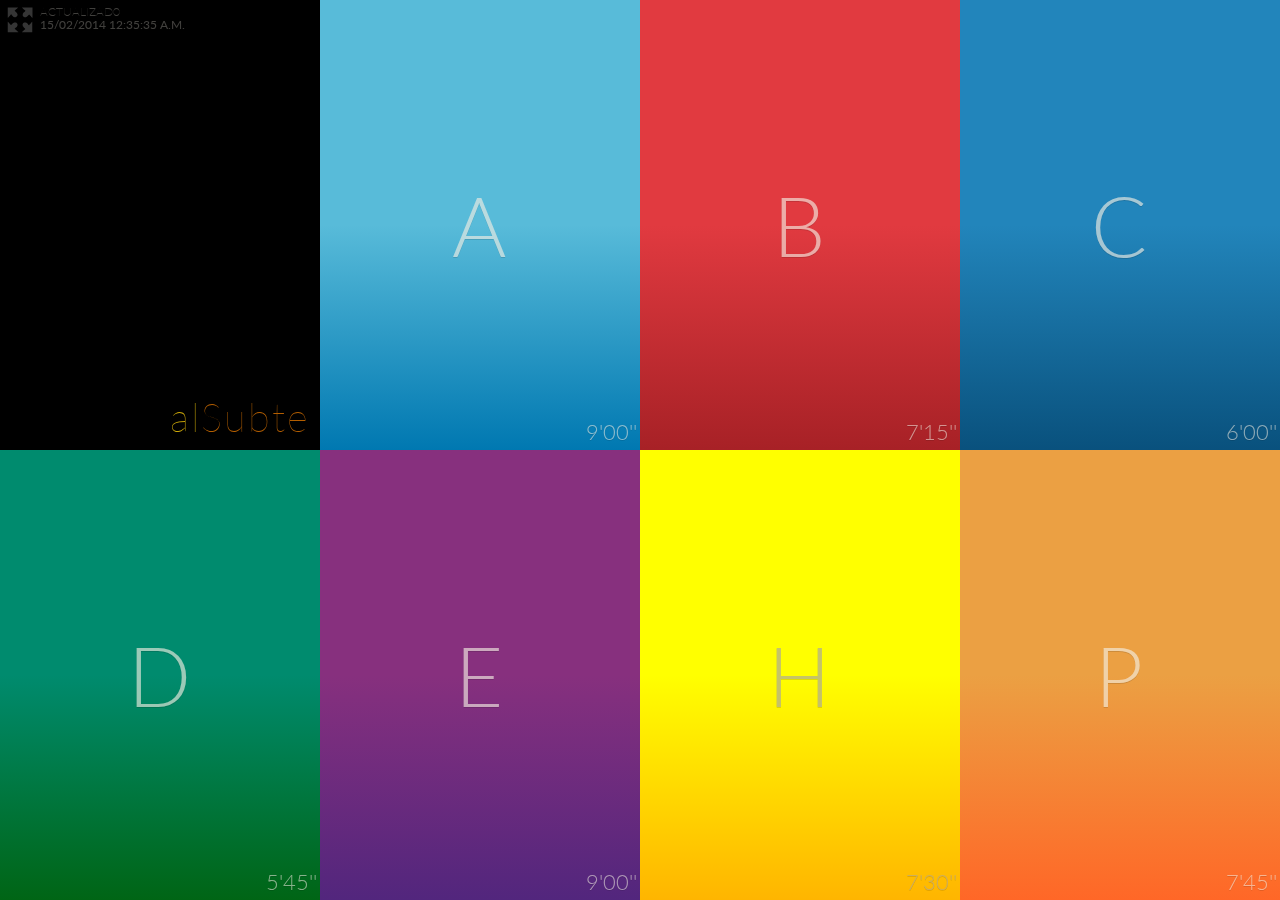
<file: alsubte/index.html>
<!DOCTYPE html>
<html lang="es" manifest="alsubte.manifest">
	<head>
		<!-- <meta http-equiv="refresh" content="300"> -->
		<meta name="apple-mobile-web-app-capable" content="yes">
		<meta name="apple-mobile-web-app-status-bar-style" content="black-translucent">
		<meta http-equiv="X-UA-Compatible" content="IE=edge,chrome=1"> 
		<!-- <meta name="viewport" content="width=device-width, initial-scale=1.0, maximum-scale=1.0, user-scalable=no" /> -->
		<meta name="viewport" content="width=device-width, user-scalable=no" />  
		<title>alSubte</title>
		<meta name="description" content="Estado del Subte de la Ciudad de Buenos Aires" />
		<meta name="keywords" content="estado del subte, buenos aires" />
		<meta name="author" content="Walter Javier Franck" />
		<link rel="shortcut icon" sizes="196x196" href="images/logo.png"> 
		<link rel="icon" type="image/png" href="images/logo.png" />
		<link rel="apple-touch-startup-image" href="images/logo.png">
		<link rel="apple-touch-icon" href="images/logo.png">
		<link rel="apple-touch-precomposed" href="images/logo.png">
		<link rel="stylesheet" type="text/css" href="stylesheets/component.css" />
	    <script src="javascripts/modernizr.custom.js"></script>
	    
	</head>
	<body onload="cambiaHoras()">
		<div id="fullscreen" class="container">
		<div id="fullscreenButton" class="fullscreen">
			<div id="horaactualizacion" class="horaactualizacion"></div>
		</div>
			<div id="bl-main" class="bl-main">
				<section>
					<div class="bl-box">
						<!-- <div id="config" class="config"></div>
						<div id="twitterBlue" class="twitterBlue"></div> -->
						<div id="estadoTotalImg" class="status"></div>
						<linea id="estadoTotalLeyenda" class="bl-box estadoTotalLeyenda"></linea>
						<div class="logo">al<bb>Subte</bb></div>
					</div>
					<div class="bl-content">
						<div>
						<img id="zoomin" class="zoomin" src="images/zoomin.png" onclick="zoominMap()"/>
						<img id="zoomout" class="zoomout" src="images/zoomout.png" onclick="zoomoutMap()"/>
						<img id="zoomeq" class="zoomeq" src="images/zoomeq.png" onclick="zoomeqMap()"/>
						<div class="recuadro">
							<img id="imagenMapa" class="imagenMapa" src="map.svg">
						</div>
						</div>
						<h2>Acerca de <nada class="logo2">al<bb>Subte</bb></nada></h2>
						<div class="article">
							<p>La p�gina la hice en vacaciones para escribir algo de c�digo.</p>
							<p>A�n est� en desarrollo y tengo mil cosas pendientes que de a poco voy a integrar. (tu opini�n es bienvenida)</p>
							<p>
								<a href="http://www.twitter.com/wfranck"><strong>@wfranck</strong></a>
							</p>
						</div>
					</div>
					<span class="bl-icon bl-icon-close"></span>
				</section>
				<section id="bl-work-section">
					<div class="bl-box">
						<div id="frecuenciaLineaA" class="frecuencia"></div>
						<h1 id="boxLineaA" class="bl-icon">
							<linea id="letraLineaA" class="bl-box">A</linea>
						</h1><!--linea info message-->
					</div>
					
					<div class="bl-content">
						<!--<div class="flechaizq"></div>
						<div class="flechader"></div>-->
						<div class="cajaCabecera">
							<div class="entrecabecerasnum">26'</div>
							<div class="entrecabecerasdesc">VIAJE ENTRE<br>CABECERAS</div>
						</div>
						<div class="cajaPromedio">
							<div id="ultimotrenASale" class="promedionum"></div>
							<div class="promediodesc">�ltimo Tren<br>a San Pedrito</div>
						</div>
						<div class="cajaUltimoTren">
							<div id="ultimotrenAEntra" class="ultimotrennum">22:56</div>
							<div class="ultimotrendesc">�ltimo Tren<br>a Plaza de Mayo</div>
						</div>
						<div class="cajaLinea">
							<div class="linea">
								<div class="tituloLinea">L�nea</div>
								A								
							</div>
						</div>
						<div class="cajaEstado">
							<div id="estadoA" class="estado">Servicio Normal</div>
							<div id="descA" class="descestado"></div>
						</div>
						<ul id="bl-work-items" class="mas">
							<li data-panel="panel-A"></li>
						</ul>						
					</div>					

					<span class="bl-icon bl-icon-close"></span>
					
				</section>
				<section id="bl-work-section">
					<div class="bl-box">
						<div id="frecuenciaLineaB" class="frecuencia"></div>
						<h1 id="boxLineaB" class="bl-icon ">
							<linea id="letraLineaB" class="bl-box">B</linea>
						</h1><!--linea info message-->
					</div>
					
					<div class="bl-content">
						<!--<div class="flechaizq"></div>
						<div class="flechader"></div>-->
						<div class="cajaCabecera">
							<div class="entrecabecerasnum">27'</div>
							<div class="entrecabecerasdesc">VIAJE ENTRE<br>CABECERAS</div>
						</div>
						<div class="cajaPromedio">
							<div id="ultimotrenBSale" class="promedionum">22:21</div>
							<div class="promediodesc">�ltimo Tren<br>a J.M. de Rosas</div>
						</div>
						<div class="cajaUltimoTren">
							<div id="ultimotrenBEntra" class="ultimotrennum">22:49</div>
							<div class="ultimotrendesc">�ltimo Tren<br>a L.N. Alem</div>
						</div>
						<div class="cajaLinea">
							<div class="linea">
								<div class="tituloLinea">L�nea</div>
								B								
							</div>
						</div>
						<div class="cajaEstado">
							<div id="estadoB" class="estado">Servicio Normal</div>
							<div id="descB" class="descestado"></div>
						</div>
						<ul id="bl-work-items" class="mas">
							<li data-panel="panel-B"></li>
						</ul>						
					</div>					

					<span class="bl-icon bl-icon-close"></span>
					
				</section>
				<section id="bl-work-section">
					<div class="bl-box">
						<div id="frecuenciaLineaC" class="frecuencia"></div>
						<h1 id="boxLineaC" class="bl-icon">
							<linea id="letraLineaC" class="bl-box">C</linea>
						</h1><!--linea info message-->
					</div>
					
					<div class="bl-content">
						<!--<div class="flechaizq"></div>
						<div class="flechader"></div>-->
						<div class="cajaCabecera">
							<div class="entrecabecerasnum">13'</div>
							<div class="entrecabecerasdesc">VIAJE ENTRE<br>CABECERAS</div>
						</div>
						<div class="cajaPromedio">
							<div id="ultimotrenCSale" class="promedionum">22:45</div>
							<div class="promediodesc">�ltimo Tren<br>a Constituci�n</div>
						</div>
						<div class="cajaUltimoTren">
							<div id="ultimotrenCEntra" class="ultimotrennum">22:47</div>
							<div class="ultimotrendesc">�ltimo Tren<br>a Retiro</div>
						</div>
						<div class="cajaLinea">
							<div class="linea">
								<div class="tituloLinea">L�nea</div>
								C								
							</div>
						</div>
						<div class="cajaEstado">
							<div id="estadoC" class="estado">Servicio Normal</div>
							<div id="descC" class="descestado"></div>
						</div>
						<ul id="bl-work-items" class="mas">
							<li data-panel="panel-C"></li>
						</ul>						
					</div>					

					<span class="bl-icon bl-icon-close"></span>
					
				</section>
				<section id="bl-work-section">
					<div class="bl-box">
						<div id="frecuenciaLineaD" class="frecuencia"></div>
						<h1 id="boxLineaD" class="bl-icon"><!-- messagebr"> -->
							<linea id="letraLineaD" class="bl-box">D</linea>
						</h1><!--linea info message-->
					</div>
					
					<div class="bl-content">
						<!--<div class="flechaizq"></div>
						<div class="flechader"></div>-->
						<div class="cajaCabecera">
							<div class="entrecabecerasnum">26'</div>
							<div class="entrecabecerasdesc">VIAJE ENTRE<br>CABECERAS</div>
						</div>
						<div class="cajaPromedio">
							<div id="ultimotrenDSale" class="promedionum">22:24</div>
							<div class="promediodesc">�ltimo Tren<br>a C. de Tucum�n</div>
						</div>
						<div class="cajaUltimoTren">
							<div id="ultimotrenDEntra" class="ultimotrennum">22:51</div>
							<div class="ultimotrendesc">�ltimo Tren<br>a Catedral</div>
						</div>
						<div class="cajaLinea">
							<div class="linea">
								<div class="tituloLinea">L�nea</div>
								D								
							</div>
						</div>
						<div class="cajaEstado">
							<div id="estadoD" class="estado">Servicio Normal</div>
							<div id="descD" class="descestado"></div>
						</div>
						<ul id="bl-work-items" class="mas">
							<li data-panel="panel-D"></li>
						</ul>						
					</div>					

					<span class="bl-icon bl-icon-close"></span>
					
				</section>
				<section id="bl-work-section">
					<div class="bl-box">
						<div id="frecuenciaLineaE" class="frecuencia"></div>
						<h1 id="boxLineaE" class="bl-icon">
							<linea id="letraLineaE" class="bl-box">E</linea>
						</h1><!--linea info message-->
					</div>
					
					<div class="bl-content">
						<!--<div class="flechaizq"></div>
						<div class="flechader"></div>-->
						<div class="cajaCabecera">
							<div class="entrecabecerasnum">24'</div>
							<div class="entrecabecerasdesc">VIAJE ENTRE<br>CABECERAS</div>
						</div>
						<div class="cajaPromedio">
							<div id="ultimotrenESale" class="promedionum">22:27</div>
							<div class="promediodesc">�ltimo Tren<br>a Pza. de los Virreyes</div>
						</div>
						<div class="cajaUltimoTren">
							<div id="ultimotrenEEntra" class="ultimotrennum">22:59</div>
							<div class="ultimotrendesc">�ltimo Tren<br>a Bolivar</div>
						</div>
						<div class="cajaLinea">
							<div class="linea">
								<div class="tituloLinea">L�nea</div>
								E								
							</div>
						</div>
						<div class="cajaEstado">
							<div id="estadoE" class="estado">Servicio Normal</div>
							<div id="descE" class="descestado"></div>
						</div>
						<ul id="bl-work-items" class="mas">
							<li data-panel="panel-E"></li>
						</ul>						
					</div>					

					<span class="bl-icon bl-icon-close"></span>
					
				</section>
				<section id="bl-work-section">
					<div class="bl-box">
						<div id="frecuenciaLineaH" class="frecuencia frecuenciah"></div>
						<h1 id="boxLineaH" class="bl-icon bl-icon-h">
							<linea id="letraLineaH" class="bl-box">H</linea>
						</h1><!--linea info message-->
					</div>
					
					<div class="bl-content">
						<!--<div class="flechaizq"></div>
						<div class="flechader"></div>-->
						<div class="cajaCabecera">
							<div class="entrecabecerasnum">13'</div>
							<div class="entrecabecerasdesc">VIAJE ENTRE<br>CABECERAS</div>
						</div>
						<div class="cajaPromedio">
							<div id="ultimotrenHSale" class="promedionum">23:06</div>
							<div class="promediodesc">�ltimo Tren<br>a Hospitales</div>
						</div>
						<div class="cajaUltimoTren">
							<div id="ultimotrenHEntra" class="ultimotrennum">23:02</div>
							<div class="ultimotrendesc">�ltimo Tren<br>a Corrientes</div>
						</div>
						<div class="cajaLinea">
							<div class="linea">
								<div class="tituloLinea">L�nea</div>
								H								
							</div>
						</div>
						<div class="cajaEstado">
							<div id="estadoH" class="estado">Servicio Normal</div>
							<div id="descH" class="descestado"></div>
						</div>
						<ul id="bl-work-items" class="mas">
							<li data-panel="panel-H"></li>
						</ul>						
					</div>					

					<span class="bl-icon bl-icon-close"></span>
					
				</section>				
				<section id="bl-work-section">
					<div class="bl-box">
						<div id="frecuenciaLineaP" class="frecuencia"></div>
						<h1 id="boxLineaP" class="bl-icon">
							<linea id="letraLineaP" class="bl-box">P</linea>
						</h1><!--linea info message-->
					</div>
					
					<div class="bl-content">
						<!--<div class="flechaizq"></div>
						<div class="flechader"></div>-->
						<div class="cajaCabecera">
							<div class="entrecabecerasnum">27'</div>
							<div class="entrecabecerasdesc">VIAJE ENTRE<br>CABECERAS</div>
						</div>
						<div class="cajaPromedio">
							<div id="ultimotrenPPSale" class="promedionum">20:56</div>
							<div class="promediodesc">�ltimo Tren<br>a Int. Saguier</div>
						</div>
						<div class="cajaUltimoTren">
							<div id="ultimotrenPPEntra" class="ultimotrennum">21:23</div>
							<div class="ultimotrendesc">�ltimo Tren<br>a Gral. Savio</div>
						</div>
						<div class="cajaLinea">
							<div class="linea">
								<div class="tituloLinea">L�nea</div>
								P								
							</div>
						</div>
						<div class="cajaEstado">
							<div id="estadoP" class="estado">Servicio Normal</div>
							<div id="descP" class="descestado"></div>
						</div>
						<ul id="bl-work-items" class="mas">
							<li data-panel="panel-P"></li>
						</ul>						
					</div>					

					<span class="bl-icon bl-icon-close"></span>
					
				</section>
				
				
				<!-- Panel items for the works -->
				
				
				
				<div class="bl-panel-items" id="bl-panel-work-items">
					<div class="panelA" data-panel="panel-A">
						<div>
								
								<h2 class="tituloDetalle">L�nea A</h2>
						        <div class="container">
									<div class="accordion">
										<div>
											<input id="estacionA1" name="accordion-1" type="checkbox"/>
											<label class="top lineaa" for="estacionA1">Plaza de Mayo</label>
											<div class="article ac-large">
												<p>
													<img class="infolinea infolineaIcono" src="images/banios.png"/>
													<img class="infolinea infolineaIcono" src="images/termconsulta.png"/>
												</p>
												<p></p>
												<p>Hip�lito Yrigoyen 300</p>
												<p>Esta estaci�n cabecera, de anden central, est� ubicada en el centro hist�rico de la Ciudad de Buenos Aires debajo de la plaza a la cual hace alusi�n su nombre.</p>
												<p>Fue inaugurada el 1 de diciembre de 1913. <a href="http://www.youtube.com/watch?v=McxeTKxOXN4">En marzo de 2013 fue restaurada</a> y se realizaron murales conmemorativos de los 100 a�os del subte en la Ciudad. Las obras, de Mart�n Ron y Tri�ngulo Dorado, reflejan la conformaci�n de la patria y las bases de justicia sobre la cual fue fundada.</p>
											</div>
										</div>
										
										<div>
											<input id="estacionA2" name="accordion-1" type="checkbox"/>
											<label for="estacionA2">Per�</label>
											<div class="article ac-large">
												<p>
													<img class="infolinea infolineaIcono" src="images/escalera.png"/>
													<img class="infolinea infolineaIcono" src="images/ascensor.png"/>
													<img class="infolinea infolineaIcono" src="images/termconsulta.png"/>
												</p>
												<p></p>
												<p>Av. de Mayo 500</p>
												<p>Esta estaci�n est� ubicada sobre la Avenida de Mayo, en el Barrio de Monserrat.</p>
												<p>Fue inaugurada el 1 de diciembre de 2013 y en 1997 fue declarada monumento hist�rico nacional. La estaci�n est� ornamentada con una galer�a de arte, una exposici�n fotogr�fica de la construcci�n del subterr�neo y un mural. El Mundo seg�n Mafalda, dedicado a la c�lebre historieta de Quino. <a href="http://www.youtube.com/watch?v=McxeTKxOXN4">En marzo de 2013 fue restaurada</a> preservar su estructura y dise�o original.</p>
											</div>
										</div>
										
										<div>
											<input id="estacionA3" name="accordion-1" type="checkbox"/>
											<label for="estacionA3">Piedras</label>
											<div class="article ac-large">
												<p>
													<img class="infolinea infolineaIcono" src="images/escalera.png"/>
												</p>
												<p></p>
												<p>Av. de Mayo 900</p>
												<p>Esta estaci�n est� ubicada en la zona c�ntrica de la Ciudad sobre la Avenida de Mayo, intersecci�n con calle Piedras.</p>
												<p>Fue inaugurada el 1 de diciembre de 1913 y en 1997 fue declarada monumento hist�rico nacional. En marzo de 2013 la estaci�n fue ornamentada. Cuenta con 12 fotograf�as intervenidas por e arquitecto y pintor Miguel D'Arienzo.</p>
											</div>
										</div>
										
										<div>
											<input id="estacionA4" name="accordion-1" type="checkbox"/>
											<label for="estacionA4">Lima</label>
											<div class="article ac-large">
												<p>
													<img class="infolinea infolineaIcono" src="images/escalera.png"/>
													<img class="infolinea infolineaIcono" src="images/termconsulta.png"/>
												</p>
												<p></p>
												<p>Av. de Mayo 1101</p>
												<p>Esta estaci�n est� ubicada sobre la Avenida de Mayo, a pocos metros de la Avenida 9 de Julio y al Obelisco.</p>
												<p>Fue inaugurada el 1 de diciembre de 1913 y en 1997 fue declarada monumento hist�rico nacional. La estacion est� ornamentada con un mural cer�mico, Gente de Buenos Aires, de Horacio Altuna y otro, M�sicos de Buenos Aires, de Hermenegildo S�bat. <a href="http://www.youtube.com/watch?v=McxeTKxOXN4">En marzo de 2013 la estaci�n fue restaurada</a> en su totalidad y se sumaron 10 obras en el and�n del artista Gustavo Godoy.</p>
											</div>
										</div>
										
										<div>
											<input id="estacionA5" name="accordion-1" type="checkbox"/>
											<label for="estacionA5">S�enz Pe�a</label>
											<div class="article ac-large">
												<p>
													<img class="infolinea infolineaIcono" src="images/escalera.png"/>
												</p>
												<p></p>
												<p>Av. de Mayo 1400</p>
												<p>Esta estaci�n est� ubicada en Avenida de Mayo y S�enz Pe�a, a metros de la Plaza Lorea y la Plaza Mariano Moreno.</p>
												<p>Fue bautizada en honor al d�cimo segundo presidente de la Rep�blica Argentina y en 1997 fue declarada monumento hist�rico nacional. <a href="http://www.youtube.com/watch?v=McxeTKxOXN4">En marzo de 2013 la estaci�n fue restaurada</a> en su totalidad y se colocaron 16 obras de estilo pop de la renombrada artista Marta Minuj�n.</p>
											</div>
										</div>
										
										<div>
											<input id="estacionA6" name="accordion-1" type="checkbox"/>
											<label for="estacionA6">Congreso</label>
											<div class="article ac-large">
												<p>
													<img class="infolinea infolineaIcono" src="images/escalera.png"/>
													<img class="infolinea infolineaIcono" src="images/ascensor.png"/>
												</p>
												<p></p>
												<p>Av. Rivadavia 1800</p>
												<p>Esta estaci�n est� ubicada sobre la Avenida Rivadavia, en el Barrio de Balvanera. Fue Nombrada en honor al Congreso de la Naci�n Argentina. ubicado en las inmediaciones.</p>
												<p>Fue inaugurada el 1 de diciembre de 1913 y en 1997 fue declarada monumento hist�rico nacional. La estaci�n cuenta con una vitrina en homenaje al Congreso de la Naci�n y un mural cer�mico, El Nacimiento de la Patria, del artista Carlos Nine.</p>
											</div>
										</div>
										
										<div>
											<input id="estacionA7" name="accordion-1" type="checkbox"/>
											<label for="estacionA7">Pasco</label>
											<div class="article ac-large">
												<p>Av. Rivadavia 2200</p>
												<p>Esta estaci�n est� ubicada sobre la Avenida Rivadavia en la intersecci�n con calle Pasco, en el Barrio de Balvanera.</p>
												<p>Fue inaugurada el 1 de diciembre de 1913 y en 1997 fue declarada monumento hist�rico nacional. La estaci�n cuenta con una particularidad: el tren s�lo se detiene ah� cuando viaja en direcci�n a Plaza de Mayo ya que el and�n sur fue clausurado en 1951; despertando una serie de mitos y leyendas urbanas.</p>
											</div>
										</div>
										
										<div>
											<input id="estacionA8" name="accordion-1" type="checkbox"/>
											<label for="estacionA8">Alberti</label>
											<div class="article ac-large">
												<p>Av. Rivadavia 2400</p>
												<p>Esta estaci�n est� ubicada sobre la Avenida Rivadavia en la intersecci�n con la calle Alberti, en el Barrio de Balvanera.</p>
												<p>Fue inaugurada el 1 de diciembre de 1913 y en 1997 fue declarada monumento hist�rico nacional. La estaci�n cuenta con una particularidad: el tren solo se detiene all� cuando viaja en direcci�n a Carabobo; ya que el and�n norte fue clausurado en 1951.</p>
											</div>
										</div>
										
										<div>
											<input id="estacionA9" name="accordion-1" type="checkbox"/>
											<label for="estacionA9">Plaza Miserere</label>
											<div class="article ac-large">
												<p>
													<img class="infolinea infolineaIcono" src="images/escalera.png"/>
													<img class="infolinea infolineaIcono" src="images/banios.png"/>
													<img class="infolinea infolineaIcono" src="images/termconsulta.png"/>
												</p>
												<p></p>
												<p>Av. PueyrRed�n 2100</p>
												<p>Ubicada en la intersecci�n de las Avenidas Rivadavia y Pueyrred�n.</p>
												<p>Fue inaugurada inaugurada el 1 de diciembre de 1913  y en 1997 fue declarada monumento hist�rico nacional. <a href="http://www.youtube.com/watch?v=McxeTKxOXN4">En marzo de 2013 la estaci�n fue restaurada</a> en su totalidad y se llevaron a cabo distintas intervenciones art�sticas. En el vest�bulo central, se puede aprecia la fachada original 11 de septiembre.</p>
											</div>
										</div>
										
										<div>
											<input id="estacionA10" name="accordion-1" type="checkbox"/>
											<label for="estacionA10">Loria</label>
											<div class="article ac-large">
												<p>
													<img class="infolinea infolineaIcono" src="images/escalera.png"/>
													<img class="infolinea infolineaIcono" src="images/ascensor.png"/>
												</p>
												<p></p>
												<p>Av. Rivadavia 3400</p>
												<p>Ubicada sobre la Avenida Rivadavia en la intersecci�n con la calle S�nchez de Loria, en el Barrio de Balvanera.</p>
												<p>Fue inaugurada el 1 de abril de 1914, siendo este el segundo tramo de la L�nea A. <a href="http://www.youtube.com/watch?v=McxeTKxOXN4">En marzo de 2013 la estaci�n fue restaurada</a> y se incorporaron fotograf�as que detallan el avance de las obras m�s recientes de la red.</p>
											</div>
										</div>
										
										<div>
											<input id="estacionA11" name="accordion-1" type="checkbox"/>
											<label for="estacionA11">Castro Barros</label>
											<div class="article ac-large">
												<p>
													<img class="infolinea infolineaIcono" src="images/escalera.png"/>
													<img class="infolinea infolineaIcono" src="images/ascensor.png"/>
												</p>
												<p></p>
												<p>Av. Rivadavia 3900</p>
												<p>Esta estaci�n est� ubicada sobre la Avenida Rivadavia, una de las principales arterias de la Ciudad, en el Barrio de Almagro.</p>
												<p>Fue inaugurada el 1 de abril de 1914, siendo este el segundo tramo de la L�nea A. <a href="http://www.youtube.com/watch?v=McxeTKxOXN4">En marzo de 2013 la estaci�n fue restaurada</a> y se incorporaron murales de Julio Lavall�n con la tem�tica del boxeo, por la cercan�a de la estaci�n a la Federaci�n Argentina de Boxeo.</p>
											</div>
										</div>
										
										<div>
											<input id="estacionA12" name="accordion-1" type="checkbox"/>
											<label for="estacionA12">R�o de Janeiro</label>
											<div class="article ac-large">
												<p>Av. Rivadavia 4500</p>
												<p>Esta estaci�n est� ubicada sobre Avenida Rivadavia en la intersecci�n con la calle R�o de Janeiro, en el L�mite de los Barrios de  Caballito y Almagro.</p>
												<p>Fue inaugurada el 1 de abril de 1914, siendo este el segundo tramo de la l�nea A. <a href="http://www.youtube.com/watch?v=McxeTKxOXN4">En marzo de 2013 la estaci�n fue restaurada</a> y se colocaron 10 obras del artista Quinquela Mart�n.</p>
											</div>
										</div>
										
										<div>
											<input id="estacionA13" name="accordion-1" type="checkbox"/>
											<label for="estacionA13">Acoyte</label>
											<div class="article ac-large">
												<p>
													<img class="infolinea infolineaIcono" src="images/escalera.png"/>
													<img class="infolinea infolineaIcono" src="images/ascensor.png"/>
												</p>
												<p></p>
												<p>Av. Rivadavia 5000</p>
												<p>Ubicada a metros del Parque Rivadavia, en el Barrio de Caballito.</p>
												<p>Fue inaugurada en julio de 1914, dando inicio al tercer tramo de la l�nea A. La estaci�n fue restaurada en marzo de 2013 y se incorporaron 16 obras del artista Claudio Gallina con la tem�tica de la educaci�n en referencia a las escuelas ubicadas en sus cercan�as.</p>
											</div>
										</div>
										
										<div>
											<input id="estacionA14" name="accordion-1" type="checkbox"/>
											<label for="estacionA14">Primera Junta</label>
											<div class="article ac-large">
												<p>
													<img class="infolinea infolineaIcono" src="images/escalera.png"/>
													<img class="infolinea infolineaIcono" src="images/ascensor.png"/>
													<img class="infolinea infolineaIcono" src="images/banios.png"/>
													<img class="infolinea infolineaIcono" src="images/termconsulta.png"/>
												</p>
												<p></p>
												<p>Av. Rivadavia 5300</p>
												<p>La estaci�n de 2 plataformas centrales est� ubicada en la Avenida Rivadavia, en la intersecci�n con la calle Del Barco Dentenera, en el Barrio de Caballito. El nombre de la estaci�n homenajea al primer gobierno patrio surgido despu�s de la Revoluci�n de Mayo.</p>
												<p>Fue inaugurada en julio de 1914 dando inicio al tercer tramo de la L�nea A. <a href="http://www.youtube.com/watch?v=McxeTKxOXN4">En marzo de 2013 la estaci�n fue restaurada</a> cuando se colocaron los espejos para trabajar sobre la concientizaci�n de los usuarios sobre el cuidado del transporte y los espacios p�blicos.</p>
											</div>
										</div>
										
										<div>
											<input id="estacionA15" name="accordion-1" type="checkbox"/>
											<label for="estacionA15">Puan</label>
											<div class="article ac-large">
												<p>
													<img class="infolinea infolineaIcono" src="images/escalera.png"/>
													<img class="infolinea infolineaIcono" src="images/ascensor.png"/>
													<img class="infolinea infolineaIcono" src="images/banios.png"/>
												</p>
												<p></p>
												<p>Av. Rivadavia 5900</p>
												<p>La estaci�n est� emplazada debajo de la intersecci�n de la Avenida Rivadavia y calle Puan, en el Barrio de Caballito.</p>
												<p>Fue inaugurada en diciembre de 2008. La estaci�n cuenta con un dise�o moderno con un vest�bulo intermedio y obras de street art en sus t�mpanos, como una nueva representaci�n de la cultura e imaginario porte�o.</p>
											</div>
										</div>
										
										<div>
											<input id="estacionA16" name="accordion-1" type="checkbox"/>
											<label for="estacionA16">Carabobo</label>
											<div class="article ac-large">
												<p>
													<img class="infolinea infolineaIcono" src="images/escalera.png"/>
													<img class="infolinea infolineaIcono" src="images/ascensor.png"/>
												</p>
												<p></p>
												<p>Av. Rivadavia 6300</p>
												<p>La estaci�n terminal est� emplazada debajo de la intersecci�n de la Avenida Rivadavia y la calle Carabobo, en el barrio de Flores.</p>
												<p>Fue inaugurada en diciembre de 2008. La estaci�n cuenta con un dise�o moderno con un vest�bulo intermedio y obras de street art en sus t�mpanos, como una nueva representaci�n de la cultura e imaginario porte�o.</p>
											</div>
										</div>
										
										<div>
											<input id="estacionA17" name="accordion-1" type="checkbox"/>
											<label for="estacionA17">San Jos� de Flores</label>
											<div class="article ac-large">
												<p>
													<img class="infolinea infolineaIcono" src="images/escalera.png"/>
													<img class="infolinea infolineaIcono" src="images/ascensor.png"/>
													<img class="infolinea infolineaIcono" src="images/banios.png"/>
													<img class="infolinea infolineaIcono" src="images/termconsulta.png"/>
												</p>
												<p></p>
												<p>Av. Rivadavia 6950</p>
												<p>Emplazada debajo debajo de la intersecci�n de la Avenida Rivadavia y la calle Gral. Jos� G. Artigas en el barrio de Flores. La estaci�n cuenta con un dise�o moderno: un vest�bulo intermedio donde se encuentran las boleter�as y antenas laterales de 110 metros.</p>
												<p>Fue inaugurada en agosto de 2013. La estaci�n tiene obras de Guillermo Roux, considerado una est�tica cultural hist�rica y un desarrollo tem�tico vinculado con la vida del barrio de Flores, desde su fundaci�n hasta el bicentenario.</p>
											</div>
										</div>
										
										<div>
											<input id="estacionA18" name="accordion-1" type="checkbox"/>
											<label class="bottom" for="estacionA18">San Pedrito</label>
											<div class="article ac-large bottom">
												<p>
													<img class="infolinea infolineaIcono" src="images/escalera.png"/>
													<img class="infolinea infolineaIcono" src="images/ascensor.png"/>
													<img class="infolinea infolineaIcono" src="images/banios.png"/>
													<img class="infolinea infolineaIcono" src="images/termconsulta.png"/>
												</p>
												<p></p>
												<p>Av. Rivadavia 7450</p>
												<p>Emplazada debajo cela interseccieon de las avenidas Rivadavia y Nazca, en el barrio de Flores. La estaci�n cuenta con un dise�o moderno: un vest�bulo intermedio donde se encuentran las boleter�as y antenas laterales de 110 metros.</p>
												<p>Fue inaugurada en agosto de 2013. La estaci�n tiene una reproducci�n de la obra Luna con Corona Blanca del artista Eugenio Cuttica y 4 Retratos de personajes representativos del barrio.</p>
											</div>
										</div>
																		
									</div>
						        </div>
					
						</div>
					</div>
					
					
					<div class="panelB" data-panel="panel-B">
						<div>
								
								<h2 class="tituloDetalle">L�nea B</h2>
						        <div class="container">
									<div class="accordion">
										<div>
											<input id="estacionB1" name="accordion-1" type="checkbox"/>
											<label class="top" for="estacionB1">Leandro N. Alem</label>
											<div class="article ac-large">
												<p>
													<img class="infolinea infolineaIcono" src="images/escalera.png"/>
													<img class="infolinea infolineaIcono" src="images/banios.png"/>
												</p>
												<p></p>
												<p>Av. Corrientes 200</p>
												<p>Esta estaci�n cabecera, de and�n central est� ubicada en Av. Corrientes y Av. Leandro N. Alem, dentro de los l�mites del Barrio San Nicol�s y a metros del Palacio de Correos.</p>
												<p>Fue inaugurada el 1 de diciembre de 1931. En marzo de 2013 la estaci�n fue restaurada y se realizaron trabajos para su puesta en valor.</p>
											</div>
										</div>
										
										<div>
											<input id="estacionB2" name="accordion-1" type="checkbox"/>
											<label for="estacionB2">Florida</label>
											<div class="article ac-large">
												<p>
													<img class="infolinea infolineaIcono" src="images/escalera.png"/>
													<img class="infolinea infolineaIcono" src="images/banios.png"/>
												</p>
												<p></p>
												<p>Av. Corrientes 500</p>
												<p>Ubicada en Av. Corrientes y calle Florida, en el Barrio porte�o de San Nicol�s, a pocos metros de la peatonal Florida.</p>
												<p>Fue inaugurada el 15 de diciembre de 1931. En el anden se encuentra el mural de Mariano Imposti Indart de 1998, dedicado a la c�lebre historieta argentina de Patoruz�.</p>
											</div>
										</div>
										
										<div>
											<input id="estacionB3" name="accordion-1" type="checkbox"/>
											<label for="estacionB3">Carlos Pellegrini</label>
											<div class="article ac-large">
												<p>
													<img class="infolinea infolineaIcono" src="images/escalera.png"/>
												</p>
												<p></p>
												<p>Av. Corrientes 900</p>
												<p>Ubicada en Av. Corrientes y calle Carlos Pellegrini, en Barrio de San Nicol�s, a pocos metros del Obelisco y del Teatro Col�n.</p>
												<p>Fue inaugurada el 22 de junio de 1931. En el entrepiso se puede apreciar un bajo relieve en homenaje a Federico Lacroze y un mural cer�mico de Pablo Siquier, inspirado en conceptos geom�tricos. La estaci�n es parte del llamado nodo obelisco.</p>
											</div>
										</div>
										
										<div>
											<input id="estacionB4" name="accordion-1" type="checkbox"/>
											<label for="estacionB4">Uruguay</label>
											<div class="article ac-large">
												<p>
													<img class="infolinea infolineaIcono" src="images/escalera.png"/>
													<img class="infolinea infolineaIcono" src="images/ascensor.png"/>
													<img class="infolinea infolineaIcono" src="images/banios.png"/>
												</p>
												<p></p>
												<p>Av. Corrientes 1400</p>
												<p>Esta estaci�n est� ubicada en Av. Corrientes y la calle Utuguay, en el Barrio de San Nicol�s, a pocos metros del Teatro Gral San Mart�n.</p>
												<p>Fue inaugurada el 22 de junio de 1931. El 22 de diciembre de 2003 se convirti� en la primer estaci�n tem�tica de la red de subtes dedicando su decoraci�n al cine argentino y su historia. El and�n norte est� ornamentado con un mural de Francisco Solano L�pez y Francisco Breccia, recordando la obra del Eternauta y murales con los personajes inodoro Pereyra y Mendieta, de Roberto Fontanarrosa. En el and�n sur se encuentra una obra del humorista Cristobal Reynoso.</p>
											</div>
										</div>
										
										<div>
											<input id="estacionB5" name="accordion-1" type="checkbox"/>
											<label for="estacionB5">Callao</label>
											<div class="article ac-large">
												<p>
													<img class="infolinea infolineaIcono" src="images/escalera.png"/>
													<img class="infolinea infolineaIcono" src="images/ascensor.png"/>
													<img class="infolinea infolineaIcono" src="images/banios.png"/>
												</p>
												<p></p>
												<p>Av. Corrientes 1800</p>
												<p>Esta estaci�n est� ubicada en Av. Corrientes y la Avenida Callao, en el Barrio Balvanera a 500 metros del Palacio de Aguas Corrientes.</p>
												<p>Fue inaugurado el 17 de octubre de 1930. La estaci�n cuenta en su and�n sur con 2 murales de 1991; Desolaci�n y Amor, de Daniel Kaplan y, Altar Porte�o de Hector Meana. El and�n norte tiene, adem�s, una obra de Tom�s Fracchia, El Enigma del Espacio y del Tiempo.</p>
											</div>
										</div>
										
										<div>
											<input id="estacionB6" name="accordion-1" type="checkbox"/>
											<label for="estacionB6">Pasteur</label>
											<div class="article ac-large">
												<p>
													<img class="infolinea infolineaIcono" src="images/escalera.png"/>
													<img class="infolinea infolineaIcono" src="images/banios.png"/>
												</p>
												<p></p>
												<p>Av. Corrientes 2300</p>
												<p>Esta estaci�n est� ubicada en Av. Corrientes y la calle Pasteur, en el Barrio de Balvanera a 600 metros de la Estaci�n Facultad de Medicina de la L�nea D.</p>
												<p>Fue inaugurada el 17 de octubre de 1930 como parte del tramo Federico Lacroze - Callao.</p>
											</div>
										</div>
										
										<div>
											<input id="estacionB7" name="accordion-1" type="checkbox"/>
											<label for="estacionB7">Pueyrred�n</label>
											<div class="article ac-large">
												<p>
													<img class="infolinea infolineaIcono" src="images/escalera.png"/>
													<img class="infolinea infolineaIcono" src="images/banios.png"/>
												</p>
												<p></p>
												<p>Av. Corrientes 2700</p>
												<p>Ubicada en las intersecciones de las Avenidas Corrientes y Avenida Pueyrred�n, en el Barrio de Balvanera.</p>
												<p>Fue inaugurada el 22 de junio de 1931. En el and�n sur cuenta con tres murales. Los Elementos, de Juan Doffo, Santuario de Germ�n Gargano y Subcielo de Buenos Aires de Ernesto Pesce.</p>
											</div>
										</div>
										
										<div>
											<input id="estacionB8" name="accordion-1" type="checkbox"/>
											<label for="estacionB8">Carlos Gardel</label>
											<div class="article ac-large">
												<p>
													<img class="infolinea infolineaIcono" src="images/escalera.png"/>
												</p>
												<p></p>
												<p>Av. Corrientes 3300</p>
												<p>Ubicada en Av. Corrientes y calle Ag�ero, dentro de la zona conocida como Abasto.</p>
												<p>Fue inaugurada el 17 de octubre de 1930 con el nombre de Ag�ero que luego fue modificada en nombre al c�lebre cantante de tango Carlos Gardel. La estaci�n cuenta con 2 murales de la ceramista, Ingeborn Ringer con dise�o de Carlos Paez Villar� y un filete realizado por Le�n Untroib. El entrepiso est� ornamentado tambi�n con obras de L. Pestchanker.</p>
											</div>
										</div>
										
										<div>
											<input id="estacionB9" name="accordion-1" type="checkbox"/>
											<label for="estacionB9">Medrano</label>
											<div class="article ac-large">
												<p>
													<img class="infolinea infolineaIcono" src="images/escalera.png"/>
												</p>
												<p></p>
												<p>Av. Corrientes 3900</p>
												<p>Ubicada en la intersecci�n de las Avenidas Corrientes y Medrano, en el Barrio de Almagro, pr�xima a la plaza.</p>
												<p>Fue inaugurada el 17 de octubre de 1930. El and�n norte est� decorado con un mural de Ricardo Roux y la obra de L. Wells.</p>
											</div>
										</div>
										
										<div>
											<input id="estacionB10" name="accordion-1" type="checkbox"/>
											<label for="estacionB10">Angel Gallardo</label>
											<div class="article ac-large">
												<p>
													<img class="infolinea infolineaIcono" src="images/escalera.png"/>
												</p>
												<p></p>
												<p>Av. Corrientes 4600</p>
												<p>Ubicada en la intersecci�n de las Avenidas Corrientes y �ngel Gallardo, en el Barrio de Almagro, cerca del Parque Centenario y del Museo Argentino de Ciencias Naturales.</p>
												<p>Fue inaugurada el 17 de octubre de 1930. La estaci�n est� ornamentada con 3 murales: un d�ptico conformado con dos murales de Marcia Schvartz y un mural de Margarita Pakza denominado Flores de mi pa�s.</p>
											</div>
										</div>
										
										<div>
											<input id="estacionB11" name="accordion-1" type="checkbox"/>
											<label for="estacionB11">Malabia</label>
											<div class="article ac-large">
												<p>
													<img class="infolinea infolineaIcono" src="images/escalera.png"/>
												</p>
												<p></p>
												<p>Av. Corrientes 5200</p>
												<p>Ubicada en la intersecci�n de las Avenidas Corrientes y calle Malabia, en el Barrio de Villa Crespo. En 2010 se incorpor� el nombre Osvaldo Pugliese en honor al artista tangueo nacido en el Barrio.</p>
												<p>Fue inaugurada le 17 de octubre de 1930. En el and�n sur se encuentra el mural de la artista Luz Zorraquin, llamado Metamorfosis: de flor a tomillo.</p>
											</div>
										</div>
										
										<div>
											<input id="estacionB12" name="accordion-1" type="checkbox"/>
											<label for="estacionB12">Dorrego</label>
											<div class="article ac-large">
												<p>
													<img class="infolinea infolineaIcono" src="images/escalera.png"/>
												</p>
												<p></p>
												<p>Av. Corrientes 6000</p>
												<pLa estaci�n est� ubicada en la intersecci�n de las Avenidas Corrientes y Dorrego, en el Barrio de Chacarita.</p>
												<p>Fue inaugurada el 17 de octubre de 1930. La estaci�n fue decorada con 4 murales. En el and�n norte se encuentra la obra de Mildred Burton y al and�n sur lo decoran murales de Roberto Scarfidi, Jos� Mar�a Caceres y Juan Jos� Cambre.</p>
											</div>
										</div>
										
										<div>
											<input id="estacionB13" name="accordion-1" type="checkbox"/>
											<label for="estacionB13">Federico Lacroze</label>
											<div class="article ac-large">
												<p>
													<img class="infolinea infolineaIcono" src="images/escalera.png"/>
													<img class="infolinea infolineaIcono" src="images/banios.png"/>
												</p>
												<p></p>
												<p>Av. Corrientes 6800</p>
												<p>Ubicada en la intersecci�n de las Avenidas Corrientes y Federico Lacroze, en las cercan�as del Cementerio de Chacarita.</p>
												<p>Fue inaugurada el 17 de octubre de 1930. Posee en el and�n sur el mural El Destino, de Gustavo Gr�nig, y una obra de Emma Gargiulo.</p>
											</div>
										</div>
										
										<div>
											<input id="estacionB14" name="accordion-1" type="checkbox"/>
											<label for="estacionB14">Tronador - Villa Ort�zar</label>
											<div class="article ac-large">
												<p>
													<img class="infolinea infolineaIcono" src="images/escalera.png"/>
													<img class="infolinea infolineaIcono" src="images/ascensor.png"/>
													<img class="infolinea infolineaIcono" src="images/banios.png"/>
												</p>
												<p></p>
												<p>Av. Triunivirato 3000</p>
												<p>Ubicada en el cruce de la Avenida Triunvirato con Tronador, en el barrio de Villa Ort�zar.</p>
												<p>Fue inaugurada el 9 de agosto de 2003. La decoraci�n, basada en vitrales de colores, retoma la historia del Barrio a trav�s de 18 obras de arte realizadas en el taller de Roberto Jos� Soler. En la estaci�n se exhiben tambi�n los restos de gliptodontes encontrados mientras se llevaba a cabo la excavaci�n del t�nel.</p>
											</div>
										</div>
										
										<div>
											<input id="estacionB15" name="accordion-1" type="checkbox"/>
											<label for="estacionB15">De los Incas - Parque Chas</label>
											<div class="article ac-large">
												<p>
													<img class="infolinea infolineaIcono" src="images/escalera.png"/>
													<img class="infolinea infolineaIcono" src="images/ascensor.png"/>
													<img class="infolinea infolineaIcono" src="images/banios.png"/>
												</p>
												<p></p>
												<p>Av. de los Incas 4200</p>
												<p>Ubicada en el cruce de la Avenida Triunvirato y la calle Echeverr�a, en el barrio de Villa Urquiza.</p>
												<p>Fue inaugurada el 26 de julio de 2013. La estaci�n cuenta con un dise�o moderno: amplios vest�bulos donde se encuentran las boleter�as, vest�bulos intermedios y and�n lateral. La estaci�n est� decorada con reproducciones de la artista Carolina Antoniadis.</p>
											</div>
										</div>
										
										<div>
											<input id="estacionB16" name="accordion-1" type="checkbox" class=""/>
											<label class="bottom" for="estacionB16">Juan Manuel de Rosas</label>
											<div class="article ac-large bottom">
												<p>
													<img class="infolinea infolineaIcono" src="images/escalera.png"/>
													<img class="infolinea infolineaIcono" src="images/ascensor.png"/>
													<img class="infolinea infolineaIcono" src="images/banios.png"/>
													<img class="infolinea infolineaIcono" src="images/termconsulta.png"/>
												</p>
												<p></p>
												<p>Roosevelt 5100</p>
												<p>La estaci�n terminal de la L�nea B est� ubicada en la Avenida Triunvirato entre las avenidas Monroe y Franklin D. Roosevelt, en el barrio de Villa Urquiza.</p>
												<p>Fue <a href="http://www.youtube.com/watch?v=cbnguXvF3QE">inaugurada el 26 de julio de 2013</a>. La estaci�n est� decorada en los vest�bulos con reproducciones de <a href="http://www.youtube.com/watch?v=JJh9Y97ajw4">obras</a> del artista Andr�s Waissan: Multitudes, La Alcantarrilla de Dios y La Cosecha. En el and�n y t�mpano, se colocaron obras originales de Julio Lavall�n: Tropillas sobre andenes y Encuentro de trompillas.</p>
											</div>
										</div>
																		
									</div>
						        </div>
					
						</div>

					</div>
					<div class="panelC" data-panel="panel-C">
						<div>
								
								<h2 class="tituloDetalle">L�nea C</h2>
						        <div class="container">
									<div class="accordion">
										<div>
											<input id="estacionC1" name="accordion-1" type="checkbox"/>
											<label class="top" for="estacionC1">Retiro</label>
											<div class="article ac-large">
												<p>
													<img class="infolinea infolineaIcono" src="images/escalera.png"/>
													<img class="infolinea infolineaIcono" src="images/banios.png"/>
												</p>
												<p></p>
												<p>Av. Dr. Jos� Ramos Mej�a 1400</p>
												<p>Estaci�n cabecera ubicada en Av. Dr. Jos� Ramos Mej�a y Gilardo Gilardi, en el Barrio de Retiro.</p>
												<p>Fue inaugurada el 6 de febrero de 1936. El vest�bulo se encuentra ornamentado con 3 murales de Fallieri: Las M�scaras, Gistorias del S�bado y Las Primeras Luces.</p>
											</div>
										</div>
										
										<div>
											<input id="estacionC2" name="accordion-1" type="checkbox"/>
											<label for="estacionC2">San Mart�n</label>
											<div class="article ac-large">
												<p>
													<img class="infolinea infolineaIcono" src="images/escalera.png"/>
												</p>
												<p></p>
												<p>Av. Santa Fe 800</p>
												<p>Est� ubicada entre la Avenida Santa Fe y Esmeralda, bajo la Plaza San Mart�n, en el Barrio de Retiro.</p>
												<p>Fue inaugurada el 17 de agosto de 1937 y fue declarada monumento hist�rico nacional en 1997. Posee 8 murales de cemente policromado realizados por el artista pl�stico Rodolfo Medina bajo la tem�tica de gesta sanmartiniana.</p>
											</div>
										</div>
										
										<div>
											<input id="estacionC3" name="accordion-1" type="checkbox"/>
											<label for="estacionC3">Lavalle</label>
											<div class="article ac-large">
												<p>
													<img class="infolinea infolineaIcono" src="images/escalera.png"/>
												</p>
												<p></p>
												<p>Esmeralda 500</p>
												<p>Ubicada entre las calles Lavalle y Esmeralda en el Barrio de San Nicol�s.</p>
												<p>Fue inaugurada el 6 de febrero de 1936 y fue declarada monumento hist�rico nacional en 1997. Posee 2 murales cer�micos en sus andenes laterales, basados en bocetos de Noel y Manuel Escasany, que pertenecen a la serie Paisajes de Espa�a.</p>
											</div>
										</div>
										
										<div>
											<input id="estacionC4" name="accordion-1" type="checkbox"/>
											<label for="estacionC4">Diagonal Norte</label>
											<div class="article ac-large">
												<p>
													<img class="infolinea infolineaIcono" src="images/escalera.png"/>
												</p>
												<p></p>
												<p>Sarmiento 800</p>
												<p>Ubicada en la avenida Roque S�enz Pe�a y Samiento, intersecci�n conocida como Diagonal Norte, a metros del Obelisco porte�o.</p>
												<p>Fue inaugurada el 9 de noviembre de 1934 y fue declarada monumento hist�rico nacional en 1997. Posee 2 murales cer�micos en sus andenes laterales, basados en bocetos de Noel y Manuel Escasany, que pertenecen a la serie Paisajes de Espa�a.</p>
											</div>
										</div>
										
										<div>
											<input id="estacionC5" name="accordion-1" type="checkbox"/>
											<label for="estacionC5">Avenida de Mayo</label>
											<div class="article ac-large">
												<p>
													<img class="infolinea infolineaIcono" src="images/escalera.png"/>
												</p>
												<p></p>
												<p>Av. de Mayo 900</p>
												<p>La estaci�n est� ubicada en la calle Bernardo de Irigoyen y Avenida de Mayo, en el Barrio de Monserrat.</p>
												<p>Fue inaugurada el 9 de noviembre de 1934 y declarada monumento hist�rico nacional en 1997. Posee 2 murales cer�micos: en el and�n Este, un boceto dibujado por Ignacio Zuloag; en el and�n Oeste, se encuentra el mural Espa�a Argentina MCMXXIV, de un boceto realizado por Fernando Alvarez Sotomayor.</p>
											</div>
										</div>
										
										<div>
											<input id="estacionC6" name="accordion-1" type="checkbox"/>
											<label for="estacionC6">Mariano Moreno</label>
											<div class="article ac-large">
												<p>
													<img class="infolinea infolineaIcono" src="images/escalera.png"/>
												</p>
												<p></p>
												<p>Bernardo de Irigoyen 300</p>
												<p>La estaci�n est� ubicada en la calle Bernardo de Irigoyen y Moreno, en el Barrio de Monserrat.</p>
												<p>Fue inaugurada el 9 de noviembre de 1934 y fue declarada monumento hist�rico nacional en 1997. Sus andenes laterales est�n ornamentados con murales cer�micos basados en bocetos de Noel y Manuel Escasany.</p>
											</div>
										</div>
										
										<div>
											<input id="estacionC7" name="accordion-1" type="checkbox"/>
											<label for="estacionC7">Independencia</label>
											<div class="article ac-large">
												<p>
													<img class="infolinea infolineaIcono" src="images/escalera.png"/>
												</p>
												<p></p>
												<p>Bernardo de Irigoyen 700</p>
												<p>Est� ubicada en la Avenida Independencia y la calle Bernardo de Irigoyen, en el Barrio de Constitutuci�n.</p>
												<p>Fue Inaugurada el 9 de noviembre de 1934 y fue declarada monumento hist�rico nacional en 1997. Sus andenes laterales est�n ornamentados con murales cer�micos basados en bocetos de Noel y Manuel Escasany.</p>
											</div>
										</div>
										
										<div>
											<input id="estacionC8" name="accordion-1" type="checkbox"/>
											<label for="estacionC8">San Juan</label>
											<div class="article ac-large">
												<p>
													<img class="infolinea infolineaIcono" src="images/escalera.png"/>
												</p>
												<p></p>
												<p>Bernardo de Irigoyen 1100</p>
												<p>Ubicada en la intersecci�n de la Avenida San Juan y la Calle Bernardo de Irigoyen, en el Barrio de Constituci�n.</p>
												<p>Fue inaugurada el 9 de noviembre de 1934 y declarada monumento hist�rico nacional en 1997. Sus andenes laterales est�n ornamentados con murales cer�micos basados en bocetos de Noel y Manuel Escasany. En el and�n Oeste se encuentra el mural Badajoz, Caseres y, en el and�n Este, Salamanca.</p>
											</div>
										</div>
										
										<div>
											<input id="estacionC9" name="accordion-1" type="checkbox" class=""/>
											<label class="bottom" for="estacionC9">Constituci�n</label>
											<div class="article ac-large bottom">
												<p>
													<img class="infolinea infolineaIcono" src="images/banios.png"/>
												</p>
												<p></p>
												<p>Lima 1600</p>
												<p>La estaci�n cabecera sur, de plataforma central y lateral, est� ubicada en Avenida Brasil y Lima, en el Barrio de Constituci�n.</p>
												<p>Fue inaugurada el 9 de noviembre de 1934. Est� decorada con murales cer�micos que reproducen obras del artista Molina Campos.</p>
											</div>
										</div>
																		
									</div>
						        </div>
					
						</div>
					</div>
					<div class="panelD" data-panel="panel-D">
						<div>
								
								<h2 class="tituloDetalle">L�nea D</h2>
						        <div class="container">
									<div class="accordion">
										<div>
											<input id="estacionD1" name="accordion-1" type="checkbox"/>
											<label class="top" for="estacionD1">Catedral</label>
											<div class="article ac-large">
												<p>
													<img class="infolinea infolineaIcono" src="images/escalera.png"/>
													<img class="infolinea infolineaIcono" src="images/ascensor.png"/>
													<img class="infolinea infolineaIcono" src="images/banios.png"/>
												</p>
												<p></p>
												<p>San Mart�n 1</p>
												<p>La estaci�n cabecera de la L�nea D est� ubicada en la intersecci�n de la calle San Mart�n y Avenida Roque S�enz Pe�a.</p>
												<p>Fue inaugurada el 3 de junio de 1937 y fue declarada monumento hist�rico nacional en 1997. La estaci�n, de andenes laterales, cuenta con obras de Rodolfo Franco. En el and�n sur se puede observar la obra que muestra la Ciudad de Buenos Aires y su sociedad alrededor de 1830. En contraposici�n del and�n norte se ve reflejado la Buenos Aires cosmopolita de 1936.</p>
											</div>
										</div>
										
										<div>
											<input id="estacionD2" name="accordion-1" type="checkbox"/>
											<label for="estacionD2">9 de Julio</label>
											<div class="article ac-large">
												<p>
													<img class="infolinea infolineaIcono" src="images/escalera.png"/>
													<img class="infolinea infolineaIcono" src="images/banios.png"/>
												</p>
												<p></p>
												<p>Carlos Pellegrini 300</p>
												<p>Esta estaci�n est� ubicada en la intersecci�n de la Avenida 9 de Julio y Avenida Roque S�enz Pe�a, en el Barrio de San Nicol�s a metros del Obelisco. La estaci�n es parte del nodo obelisco.</p>
												<p>Fue inaugurada el 3 de junio de 1937 y fue declarada monumento hist�rico naciona en 1997. La estaci�n, de andenes laterales, tiene en el lado sur, la obra de Alfredo Guido, San Jos� de Flores y, en el lado norte, la obra que refleja la pampa h�meda.</p>
											</div>
										</div>
										
										<div>
											<input id="estacionD3" name="accordion-1" type="checkbox"/>
											<label for="estacionD3">Tribunales</label>
											<div class="article ac-large">
												<p>
													<img class="infolinea infolineaIcono" src="images/escalera.png"/>
													<img class="infolinea infolineaIcono" src="images/ascensor.png"/>
													<img class="infolinea infolineaIcono" src="images/banios.png"/>
												</p>
												<p></p>
												<p>Talcahuano</p>
												<p>Ubicada en la Plaza Lavalle, en la intersecci�n de la calle Lavalle y Talcahuano, en el Barrio de San Nicol�s. Su nombre se debe a la cercan�a con el Palacio de Justicia y su zona lindante conocida como Tribunales. Pr�xima a la estaci�n se encuentra tambi�n el c�lebre Teatro Col�n.</p>
												<p>Fue inaugurada el 3 de junio de 1937 y declarada monumento hist�rico nacional en 1997. La estaci�n, de and�n central, cuenta con obras basadas en bocetos de Rodolfo rancho. En el extremo Oeste, se puede apreciar la obra Las Dos Fundaciones de Buenos Aires y, en el extremo Este, Espa�a y Am�rica.</p>
											</div>
										</div>
										
										<div>
											<input id="estacionD4" name="accordion-1" type="checkbox"/>
											<label for="estacionD4">Callao</label>
											<div class="article ac-large">
												<p>
													<img class="infolinea infolineaIcono" src="images/escalera.png"/>
													<img class="infolinea infolineaIcono" src="images/ascensor.png"/>
												</p>
												<p></p>
												<p>Av. C�rdoba 1800</p>
												<p>Esta estaci�n est� ubicada en la intersecci�n de las Avenidas C�rdoba y Callao, en el Barrio de Balvanera, a 100 metros de la Plaza Rodriguez Pe�a y el Ministerio de Eduaci�n de la Naci�n.</p>
												<p>Fue inaugurado el 29 marzo de 1938.</p>
											</div>
										</div>
										
										<div>
											<input id="estacionD5" name="accordion-1" type="checkbox"/>
											<label for="estacionD5">Facultad de Medicina</label>
											<div class="article ac-large">
												<p>
													<img class="infolinea infolineaIcono" src="images/escalera.png"/>
													<img class="infolinea infolineaIcono" src="images/ascensor.png"/>
													<img class="infolinea infolineaIcono" src="images/banios.png"/>
												</p>
												<p></p>
												<p>Av. C�rdoba 2100</p>
												<p>Esta estaci�n est� ubicada sobre la Avenida de Mayo, en el Barrio de Monserrat.</p>
												<p>Fue inaugurado el 10 de junio de 1938 y declarada monumento hist�rico nacional en 1997. La estaci�n, de andenes laterales, tiene 2 murales de Alfredo Guido: en el and�n norte, Puente Setubal, el R�o Paran� y La Rosario, y en el and�n sur, muestra la ciudad de Rosario en 1836.</p>
											</div>
										</div>
										
										<div>
											<input id="estacionD6" name="accordion-1" type="checkbox"/>
											<label for="estacionD6">Pueyrred�n</label>
											<div class="article ac-large">
												<p>
													<img class="infolinea infolineaIcono" src="images/escalera.png"/>
												</p>
												<p></p>
												<p>Av. Santa Fe 2500</p>
												<p>Ubicada en la intersecci�n de las Avenidas Santa Fe y Pueyrred�n, en el barrio de Recoleta.</p>
												<p>Fue inaugurada el 5 de septiembre de 1938 y declarada monumento hist�rico nacional en 1997. La estaci�n, de and�n central, cuenta en sus pasillos con decorados cer�micos Cattaneo. Actualmnete, se construye la Estaci�n Santa Fe de la L�nea H que permitir� la combinaci�n entre ambas l�neas.</p>
											</div>
										</div>
										
										<div>
											<input id="estacionD7" name="accordion-1" type="checkbox"/>
											<label for="estacionD7">Ag�ero</label>
											<div class="article ac-large">
												<p>
													<img class="infolinea infolineaIcono" src="images/escalera.png"/>
												</p>
												<p></p>
												<p>Av. Santa Fe 2900</p>
												<p>Est� ubicada en la intersecci�n de la Avenida Santa Fe y calle Ag�ero, en el Barrio de Recoleta, a pocos metros del Hospital de Ni�os, Dr. Ricardo Guiti�rrez.</p>
												<p>Fue inaugurada el 5 de septiembre de 1938 y declarada monumento hist�rico nacional en 1997. La estaci�n, de andenes laterales, cuenta con murales del artista italiano Rodolfo Franco: del lado norte se puede apreciar la obra Camino de C�rdoba y, en el and�n sur, Los Colonizadores. Los murales muestran el contraste entre la llegada de los conquistadores a las tierras del R�o de la Plata y la sociedad espa�ola ya asentada en tierra argentina.</p>
											</div>
										</div>
										
										<div>
											<input id="estacionD8" name="accordion-1" type="checkbox"/>
											<label for="estacionD8">Bulnes</label>
											<div class="article ac-large">
												<p>
													<img class="infolinea infolineaIcono" src="images/escalera.png"/>
												</p>
												<p></p>
												<p>Av. Santa Fe 3200</p>
												<p>Esta estadi�n est� ubicada en la intersecci�n de la Avenida Santa Fe y Bulnes, en el Barrio de Palermo.</p>
												<p>Fue inaugurada el 29 de diciembre de 1938 y declarada monumento hist�rico nacional en 1997. Los andenes est�n decorados con obras de Alfredo Guido. En el lado sur se puede apreciar la obra Leyenda del Pa�s de la Selva, y en el lado norte, Arqueolog�a Diaguita, Los Valles, Tucum�n, La Zafra, Los Ingenios.</p>
											</div>
										</div>
										
										<div>
											<input id="estacionD9" name="accordion-1" type="checkbox"/>
											<label for="estacionD9">Scalabrini Ortiz</label>
											<div class="article ac-large">
												<p>Av. Santa Fe 3700</p>
												<p>Esta estaci�n ubicada en la intersecci�n de la Avenida Santa Fe y la Avenida Scalabrini Ortiz, en el barrio de Palermo.</p>
												<p>Fue inaugurada el 29 de diciembre de 1938 y fue declarada monumento hist�rico nacional en 1997. La estaci�n, de andenes laterales, tiene en el lado sur, la obra Pobladores del Altiplano 1938 de Rodolfo Franco y, en el lado norte, la obra Evocaciones de Salta, del mismo autor.</p>
											</div>
										</div>
										
										<div>
											<input id="estacionD10" name="accordion-1" type="checkbox"/>
											<label for="estacionD10">Plaza Italia</label>
											<div class="article ac-large">
												<p>
													<img class="infolinea infolineaIcono" src="images/escalera.png"/>
													<img class="infolinea infolineaIcono" src="images/banios.png"/>
												</p>
												<p></p>
												<p>Av. Santa Fe 4100</p>
												<p>Ubicada en la intersecci�n de la Avenida Santa Fe y la calzada circular que rodea Plaza Italia, en el Barrio de Palermo, pr�xima al Zool�gico de Buenos Aires, el Jard�n Bot�nico y el predio de la Sociedad Rural Argentina.</p>
												<p>Fue inaugurada el 29 de diciembre de 1938 y declarada monumento hist�rico nacional en 1997. La estaci�n de and�n central tiene el suelo decorado con un boceto del pintor argentino Benito Quinquela Mart�n realizado por Constantino Yuste llamado La Descarga de los Comboyes. se puede apreciar tambi�n diferentes obras del artista Leonie Matthis.</p>
											</div>
										</div>
										
										<div>
											<input id="estacionD11" name="accordion-1" type="checkbox"/>
											<label for="estacionD11">Palermo</label>
											<div class="article ac-large">
												<p>
													<img class="infolinea infolineaIcono" src="images/escalera.png"/>
													<img class="infolinea infolineaIcono" src="images/banios.png"/>
												</p>
												<p></p>
												<p>Av. Santa Fe 4600</p>
												<pUbicada en la �ntersecci�n de la Avenida Santa Fe y Avenida Juan B. Justo, en el Barrio de Palermo.</p>
												<p>Fue inaugurada el 23 de febrero de 1940 y declarada monumento hist�rico nacional en 1997. En el vest�bulo se puede apreciar la obra Almer�a de Cuenca Mu�oz.</p>
											</div>
										</div>
										
										<div>
											<input id="estacionD12" name="accordion-1" type="checkbox"/>
											<label for="estacionD12">Ministro Carranza</label>
											<div class="article ac-large">
												<p>
													<img class="infolinea infolineaIcono" src="images/escalera.png"/>
													<img class="infolinea infolineaIcono" src="images/banios.png"/>
												</p>
												<p></p>
												<p>Av. Santa Fe 5300</p>
												<p>Esta estaci�n est� ubicada en la intersecci�n de la Avenida Santa Fe y Dorrego, bajo el viaducto Carranza, en el Barrio de Palermo.</p>
												<p>Fue inaugurada el 29 de diciembre de 1987 en forma parcial, y el 1 de diciembre de 1993 con ambas v�as. En el vest�bulo se puede apreciar la escultura denominada Hombre en Ciclomotor de Yoel Novoa.</p>
											</div>
										</div>
										
										<div>
											<input id="estacionD13" name="accordion-1" type="checkbox"/>
											<label for="estacionD13">Olleros</label>
											<div class="article ac-large">
												<p>
													<img class="infolinea infolineaIcono" src="images/escalera.png"/>
													<img class="infolinea infolineaIcono" src="images/banios.png"/>
												</p>
												<p></p>
												<p>Av. Cabildo 700</p>
												<p>Est� ubicada en la intersecci�n de la Avenida Cabildo y Olleros, en el l�mite de los Barrios Colegiales y Palermo.</p>
												<p>Fue inaugurada el 31 de mayo de 1997. Decoran la estaci�n, dos murales de Josefina Robirosa denominados Plaza de Verano y Plaza de Invierno.</p>
											</div>
										</div>
										
										<div>
											<input id="estacionD14" name="accordion-1" type="checkbox"/>
											<label for="estacionD14">Jos� Hern�ndez</label>
											<div class="article ac-large">
												<p>
													<img class="infolinea infolineaIcono" src="images/escalera.png"/>
													<img class="infolinea infolineaIcono" src="images/banios.png"/>
												</p>
												<p></p>
												<p>Av. Cabildo 1700</p>
												<p>Ubicada en la intersecci�n de la Avenida Cabildo y Jos� Hern�ndez, en el Barrio de Belgrano.</p>
												<p>Fue inaugurada el 13 de noviembre de 1997. Esta fue la primer estaci�n de la red en contar con acceso directo para gente con movilidad reducida desde el nivel de la calle hasta el and�n. Decoran la estaci�n 4 murales cer�micos que son reproducciones del pintor argentino Raul Soldi: En el Jard�n, Los Amantes, La M�sica y Los Amantes. Adem�s, a nivel de vest�bulo suelen exponerse obras de distintos autores.</p>
											</div>
										</div>
										
										<div>
											<input id="estacionD15" name="accordion-1" type="checkbox"/>
											<label for="estacionD15">Juramento</label>
											<div class="article ac-large">
												<p>
													<img class="infolinea infolineaIcono" src="images/escalera.png"/>
													<img class="infolinea infolineaIcono" src="images/ascensor.png"/>
													<img class="infolinea infolineaIcono" src="images/banios.png"/>
												</p>
												<p></p>
												<p>Av. Cabildo 2000</p>
												<p>Esta estaci�n est� ubicada sobre la Avenida de Mayo, en el Barrio de Monserrat.</p>
												<p>Fue inaugurada el 21 de junio de 1999. La ornamentaci�n de la estaci�n es un recorrido de arte en donde se pueden apreciar desde obras sobre la historia del Barrio, pasando por murales en honor al Gral Manuel Belgrano, recuerdos conmemorativos de la guerra de las Islas Malvinas hasta fotograf�as de parejas tangueras.</p>
											</div>
										</div>
										
										<div>
											<input id="estacionD16" name="accordion-1" type="checkbox" class=""/>
											<label class="bottom" for="estacionD16">Congreso de Tucum�n</label>
											<div class="article ac-large bottom">
												<p>
													<img class="infolinea infolineaIcono" src="images/escalera.png"/>
													<img class="infolinea infolineaIcono" src="images/ascensor.png"/>
												</p>
												<p></p>
												<p>Av. Cabildo 2800</p>
												<p>Estaci�n cabecera ubicada en la intersecci�n de las Avenidas Cabildo y Congreso, en el l�mite de los Barrios Belgrano y N��ez.</p>
												<p>Fue inaugurada el 27 de abril de 2000. La ornamentaci�n de la estaci�n incluye una serie de bustos entre los que se encuentran unos de Jorge Luis Borges y Carlos Gardel hasta vitrinas con objetos. Adem�s, cuenta con el mural La Reconquista de Buenos Aires, de Charles Fourqueray y una reproducci�n de la obra La cuesta de Chacabuco de Pedro Subercaseaux.</p>
											</div>
										</div>
																		
									</div>
						        </div>
					
						</div>
					</div>
					<div class="panelE" data-panel="panel-E">
						<div>
								
								<h2 class="tituloDetalle">L�nea E</h2>
						        <div class="container">
									<div class="accordion">
										<div>
											<input id="estacionE1" name="accordion-1" type="checkbox"/>
											<label class="top" for="estacionE1">Bolivar</label>
											<div class="article ac-large">
												<p>
													<img class="infolinea infolineaIcono" src="images/escalera.png"/>
													<img class="infolinea infolineaIcono" src="images/banios.png"/>
												</p>
												<p></p>
												<p>Av. Pres. Julio A. Roca 501</p>
												<p>Estaci�n cabecera, de and�n central, ubicada en la Avenida Julio A. Roca, entre Bol�var e Hip�lito Yrigoyen, en el Barrio de Monserrat, a metros de Plaza de Mayo.</p>
												<p>Fue inaugurada el 24 de abril de 1966. En su vert�bulo en 1983 se coloc� la escultura Homenaje a la Madre, de Nilda Toledo Guma.</p>
											</div>
										</div>
										
										<div>
											<input id="estacionE2" name="accordion-1" type="checkbox"/>
											<label for="estacionE2">Belgrano</label>
											<div class="article ac-large">
												<p>
													<img class="infolinea infolineaIcono" src="images/escalera.png"/>
												</p>
												<p></p>
												<p>Av. Belgrano 800</p>
												<p>Ubicada en las Avenidas Belgrano y Julio A. Roca, en el Barrio de Monserrat.</p>
												<p>Fue inaugurada el 24 de abril de 1966. Sus andenes laterlaes est�n decorados con azulejos celestes y blancos que conforman la imagen de la bandera argentina.</p>
											</div>
										</div>
										
										<div>
											<input id="estacionE3" name="accordion-1" type="checkbox"/>
											<label for="estacionE3">Independencia</label>
											<div class="article ac-large">
												<p>
													<img class="infolinea infolineaIcono" src="images/escalera.png"/>
													<img class="infolinea infolineaIcono" src="images/banios.png"/>
												</p>
												<p></p>
												<p>Bernardo de Irigoyen 700</p>
												<p>Esta estaci�n, de and�n centra, est� ubicada en la Avenida Independencia y Lima, en el Barrio de Constituci�n.</p>
												<p>Fue inaugurada el 24 de abril de 1966. La estaci�n est� decorada con la obra del cordob�s, Antonio Segu�, denominada: Saliendo.</p>
											</div>
										</div>
										
										<div>
											<input id="estacionE4" name="accordion-1" type="checkbox"/>
											<label for="estacionE4">San Jos�</label>
											<div class="article ac-large">
												<p>
													<img class="infolinea infolineaIcono" src="images/escalera.png"/>
												</p>
												<p></p>
												<p>Av. San Juan 1400</p>
												<p>Ubicada en la Avenida San Juan y San Jos�, en el Barrio de Constituci�n. En sus cercan�as se encuentra la Facultad de Ciencias Sociales de la Universidad de Buenos Aires.</p>
												<p>Fue inaugurada el 24 de abril de 1966 y fue declarada monumento hist�rico nacional en 1997. Tiene una particularidad ya que sus andenes se encuentran totalmente separados uno del otro.</p>
											</div>
										</div>
										
										<div>
											<input id="estacionE5" name="accordion-1" type="checkbox"/>
											<label for="estacionE5">Entre R�os</label>
											<div class="article ac-large">
												<p>
													<img class="infolinea infolineaIcono" src="images/escalera.png"/>
												</p>
												<p></p>
												<p>Av. Entre R�os 1100</p>
												<p>Esta estaci�n est� ubicada en la Avenida San Juan y Avenida Entre R�os, en el Barrio de San Cristobal. En marzo de 2013, la Legislatura porte�a cambi� su nombre original sum�ndole el del famoso escritor Rodolfo Walsh.</p>
												<p>Fue inaugurada el 20 de junio de 1944 y fue declarada monumento hist�rico nacional en 1997. Sus andenes laterales est�n decorados con bocetos de Antonio Ortiz Echag�e que reflejan el avance sobre las tierras de la Patagonia.</p>
											</div>
										</div>
										
										<div>
											<input id="estacionE6" name="accordion-1" type="checkbox"/>
											<label for="estacionE6">Pichincha</label>
											<div class="article ac-large">
												<p>
													<img class="infolinea infolineaIcono" src="images/escalera.png"/>
												</p>
												<p></p>
												<p>Av. San Juan 2200</p>
												<p>Ubicada en la Avenida San Juan y calle Pichincha, en el Barrio de San Cristobal.</p>
												<p>Fue inaugurada el 20 de junio de 1944 y fue declarada monumento hist�rico nacional en 1997. Sus andenes laterales est�n decorados con obras basadas en bocetos de Cuenca Mu�oz. En el and�n sur se puede apreciar Cordillera de los Andes y en el and�n norte Valles de la Cordillera de los Andes.</p>
											</div>
										</div>
										
										<div>
											<input id="estacionE7" name="accordion-1" type="checkbox"/>
											<label for="estacionE7">Jujuy</label>
											<div class="article ac-large">
												<p>
													<img class="infolinea infolineaIcono" src="images/escalera.png"/>
												</p>
												<p></p>
												<p>Av. San Juan 2700</p>
												<p>Ubicada en la Avenida San Jan y Avenida Jujuy, en el barrio de San Crist�bal.</p>
												<p>Fue inaugurada el 20 de junio de 1944 y fue declarada monumento hist�rico nacional en 1997. Sus andenes laterales est�n decorados con obras de Alejandro Sirio que homenajean las actividades cl�sicas productivas de la provincia de San Juan.</p>
											</div>
										</div>
										
										<div>
											<input id="estacionE8" name="accordion-1" type="checkbox"/>
											<label for="estacionE8">Urquiza</label>
											<div class="article ac-large">
												<p>
													<img class="infolinea infolineaIcono" src="images/escalera.png"/>
												</p>
												<p></p>
												<p>Av. San Juan 3100</p>
												<p>Esta estaci�n est� ubicada en la Avenida San Juan y Gral. Urquiza, en el Barrio de San Cristobal.</p>
												<p>Fue inaugurada el 20 de junio de 1944 y fue declarada monumento hist�rico nacional en 1997. Sus andenes est�n decorados en bocados de Leonie Matthise homenajeando a Justo Jos� de Urquiza.</p>
											</div>
										</div>
										
										<div>
											<input id="estacionE9" name="accordion-1" type="checkbox"/>
											<label for="estacionE9">Boedo</label>
											<div class="article ac-large">
												<p>
													<img class="infolinea infolineaIcono" src="images/escalera.png"/>
												</p>
												<p></p>
												<p>Av. San Juan 3500</p>
												<p>Esta estaci�n, de and�n central, est� ubicada en las Avenidas San Juan y Boedo, en el Barrio de Boedo. Fue inaugurada el 9 de julio de 1960.</p>
												<p>La estaci�n est� ornamentada con murales basados en bocetos de Alfredo Guido titulado Boedo a mediados del siglo XIX y otro, basado en los bofetos de Primaldo M�naco, llamado Ni�os Jugando.</p>
											</div>
										</div>
										
										<div>
											<input id="estacionE10" name="accordion-1" type="checkbox"/>
											<label for="estacionE10">Av. La Plata</label>
											<div class="article ac-large">
												<p>
													<img class="infolinea infolineaIcono" src="images/escalera.png"/>
												</p>
												<p></p>
												<p>Av. Directorio 1�</p>
												<p>Esta estaci�n, de and�n central, est� ubicada en las Avenidas Directorio y La Plata, en el l�mite de los barrios de Caballito y Boedo.</p>
												<p>Fue inaugurada el 24 de abril de 1996.</p>
											</div>
										</div>
										
										<div>
											<input id="estacionE11" name="accordion-1" type="checkbox"/>
											<label for="estacionE11">Jos� M. Moreno</label>
											<div class="article ac-large">
												<p>
													<img class="infolinea infolineaIcono" src="images/escalera.png"/>
												</p>
												<p></p>
												<p>Av. Direcotrio 400</p>
												<p>Esta estaci�n, de andenes laterales, est� ubicada en las Avenidas Directorio y Jos� Mar�a Moreno, en el l�mite de los barrios de Caballito y Parque Chacabuco.</p>
												<p>Fue inaugurada el 23 de julio de 1973. El vest�bulo est� ornamentado con un mural basado en los bocetos de Carlos Benvenuto y realizado por cer�micas Santa Mar�a en homenaje al Dr. Jos� Mar�a Moreno.</p>
											</div>
										</div>
										
										<div>
											<input id="estacionE12" name="accordion-1" type="checkbox"/>
											<label for="estacionE12">Emilio Mitre</label>
											<div class="article ac-large">
												<p>
													<img class="infolinea infolineaIcono" src="images/escalera.png"/>
												</p>
												<p></p>
												<p>Emilio Mitre 700</p>
												<p>Esta estaci�n, de andenes laterales, est� ubicada en Avenida Eva Per�n y Emilio Mitre, en el Barrio de Parque Chacabuco. Est� ubicada a metros de la Facultad de Filosof�a y Letras de la Universidad de Buenos Aires.</p>
												<p>Fue inaugurada el 7 de octubre de 1985.</p>
											</div>
										</div>
										
										<div>
											<input id="estacionE13" name="accordion-1" type="checkbox"/>
											<label for="estacionE13">Medalla Milagrosa</label>
											<div class="article ac-large">
												<p>
													<img class="infolinea infolineaIcono" src="images/escalera.png"/>
												</p>
												<p></p>
												<p>Pumacahua 900</p>
												<p>Est� ubicada en Autopista 25 de Mayo y la Avenida Eva Per�n, entre las calles Pumacahua y D�vila, en el Barrio de Parque Chacabuco. Su nombre surge del Colegio Parroquial y la Iglesia hom�nima que se encuentran muy pr�ximas a la estaci�n.</p>
												<p>Fue inaugurada el 27 de noviembre de 1985. La estaci�n cuenta con dos murales de Santiago Garc�a S�enz llamados Rogad por Nosotros y Medalla Milagrosa.</p>
											</div>
										</div>
										
										<div>
											<input id="estacionE14" name="accordion-1" type="checkbox"/>
											<label for="estacionE14">Varela</label>
											<div class="article ac-large">
												<p>
													<img class="infolinea infolineaIcono" src="images/escalera.png"/>
												</p>
												<p></p>
												<p>Av. Varela 900</p>
												<p>Ubicada en Autopista 25 de Mayo y calle Varela, en el Barrio de Flores.</p>
												<p>Fue inaugurada el 31 de octubre de 1985.</p>
											</div>
										</div>
										
										<div>
											<input id="estacionE15" name="accordion-1" type="checkbox" class=""/>
											<label class="bottom" for="estacionE15">Plaza de los Virreyes</label>
											<div class="article ac-large bottom">
												<p>Av. Lafuente 1000</p>
												<p>Estaci�n cabecera, de and�n central, est� ubicada en Autopista 25 de Mayo y Avenida Lafuente, en el Barrio de Flores.</p>
												<p>Fue inaugurada el 8 de mayo de 1986.</p>
											</div>
										</div>
																		
									</div>
						        </div>
					
						</div>
					</div>
					<div class="panelH" data-panel="panel-H">
						<div>
								
								<h2 class="tituloDetalle">L�nea H</h2>
						        <div class="container">
									<div class="accordion">
										<div>
											<input id="estacionH1" name="accordion-1" type="checkbox"/>
											<label class="top" for="estacionH1">Corrientes</label>
											<div class="article ac-large">
												<p>
													<img class="infolinea infolineaIcono" src="images/escalera.png"/>
													<img class="infolinea infolineaIcono" src="images/ascensor.png"/>
													<img class="infolinea infolineaIcono" src="images/banios.png"/>
												</p>
												<p></p>
												<p>Av. Pueyrred�n 500</p>
												<p>La cabecera de la estaci�n est� ubicada en la intersecci�n de las Avenidas Pueyrred�n y Corrientes, en el Barrio de Balvanera.</p>
												<p>Fue inaugurada el 6 de diciembre de 2011. La estaci�n tiene en su entrepiso una obra con t�cnica de fileteado dedicada a Disc�polo de J. Muscia y A. Mart�nez. Esto mismos autores realizaron la obra ubicada en el t�mpano homenajeando al mismo artista tanguero.</p>
											</div>
										</div>
										
										<div>
											<input id="estacionH2" name="accordion-1" type="checkbox"/>
											<label for="estacionH2">Once</label>
											<div class="article ac-large">
												<p>
													<img class="infolinea infolineaIcono" src="images/escalera.png"/>
													<img class="infolinea infolineaIcono" src="images/ascensor.png"/>
													<img class="infolinea infolineaIcono" src="images/banios.png"/>
												</p>
												<p></p>
												<p>Av. Pueyrred�n 100</p>
												<p>La estaci�n est� ubicada en la intersecci�n de las Avenidas Pueyrredeon y Rivadavia, en el Barrio de Balvanera.</p>
												<p>Fue inaugurada el 18 de octubre de 2007. La estaci�n tiene 9 obras de Hermenegildo Sabat dedicada a los artistas tangueros.</p>
											</div>
										</div>
										
										<div>
											<input id="estacionH3" name="accordion-1" type="checkbox"/>
											<label for="estacionH3">Venezuela</label>
											<div class="article ac-large">
												<p>
													<img class="infolinea infolineaIcono" src="images/escalera.png"/>
													<img class="infolinea infolineaIcono" src="images/ascensor.png"/>
													<img class="infolinea infolineaIcono" src="images/banios.png"/>
												</p>
												<p></p>
												<p>Venezuela 2500</p>
												<p>Ubicada en la intersecci�n de la Avenida Jujuy y calle Venezuela, en el Barrio de Balvanera.</p>
												<p>Fue inaugurada el 18 de octubre de 1997. Cuenta con 10 obras de Carlos Nine con tem�tica tanguera debido a que la l�nea H fue declarada por la Legislatura porte�a, paseo cultural del tango.</p>
											</div>
										</div>
										
										<div>
											<input id="estacionH4" name="accordion-1" type="checkbox"/>
											<label for="estacionH4">Humberto 1�</label>
											<div class="article ac-large">
												<p>
													<img class="infolinea infolineaIcono" src="images/escalera.png"/>
													<img class="infolinea infolineaIcono" src="images/ascensor.png"/>
													<img class="infolinea infolineaIcono" src="images/banios.png"/>
												</p>
												<p></p>
												<p>Av. Jujuy 1100</p>
												<p>Ubicada en la intersecci�n de la Avenida Jujuy y calle Humberto 1�, en el Barrio de San Cristobal.</p>
												<p>Fue inaugurada el 18 de octubre de 2007. Est� ornamentada con 6 obras de Oscar Grillo con tem�tica tanguear debido a que la l�nea H fue declarada por la Legislatura porte�a, paseo cultural del tango.</p>
											</div>
										</div>
										
										<div>
											<input id="estacionH5" name="accordion-1" type="checkbox"/>
											<label for="estacionH5">Incl�n</label>
											<div class="article ac-large">
												<p>
													<img class="infolinea infolineaIcono" src="images/escalera.png"/>
													<img class="infolinea infolineaIcono" src="images/ascensor.png"/>
													<img class="infolinea infolineaIcono" src="images/banios.png"/>
												</p>
												<p></p>
												<p>Av. Jujuy 1700</p>
												<p>Ubicada en la intersecci�n de la Avenida Jujuy y calle Incl�n, en el Barrio de Parque Patricios.</p>
												<p>Fue inaugurada el 18 de octubre de 2007. Est� ornamentada con 10 obras de Alfredo Sabat con tem�tica tanguear debido a que la l�nea H fue declarada por la Legislatura porte�a, paseo cultural del tango.</p>
											</div>
										</div>
										
										<div>
											<input id="estacionH6" name="accordion-1" type="checkbox"/>
											<label for="estacionH6">Caseros</label>
											<div class="article ac-large">
												<p>
													<img class="infolinea infolineaIcono" src="images/escalera.png"/>
													<img class="infolinea infolineaIcono" src="images/ascensor.png"/>
													<img class="infolinea infolineaIcono" src="images/banios.png"/>
												</p>
												<p></p>
												<p>Av. Caseros 2600</p>
												<p>Ubicada en la intersecci�n de Avenida Jujuy y Avenida Caseros, en el Barrio de Parque Patricios.</p>
												<p>Fue inaugurada el 18 de octubre de 2007. Esta ornamentada con 6 obras de Hermenegildo Sabat con tem�tica tanguear debido a que la l�nea H fue declarada por la Legislatura porte�a, paseo cultural del tango.</p>
											</div>
										</div>
										
										<div>
											<input id="estacionH7" name="accordion-1" type="checkbox"/>
											<label for="estacionH7">Patricios</label>
											<div class="article ac-large">
												<p>
													<img class="infolinea infolineaIcono" src="images/escalera.png"/>
													<img class="infolinea infolineaIcono" src="images/ascensor.png"/>
													<img class="infolinea infolineaIcono" src="images/banios.png"/>
												</p>
												<p></p>
												<p>Monteagudo 100</p>
												<p>Ubicada en la intersecci�n de la Avenida Caseros y Monteagudo, en el Barrio Parque Patricios.</p>
												<p>Fue inaugurada el 4 de octubre de 2011. Est� ornamentada con obras de Ricardo Carpani y Marcello Mortaroti, homenajeando al artista tangueo Tito Lusiardo, debido a que la l�nea H fue declarada por la Legislatura porte�a, paseo cultural del tango. Adem�s cuenta con una pantalla interactiva donde se proyecta la historial del Barrio.</p>
											</div>
										</div>

										<div>
											<input id="estacionH8" name="accordion-1" type="checkbox"/>
											<label class="bottom" for="estacionH8">Hospitales</label>
											<div class="article ac-large bottom">
												<p>
													<img class="infolinea infolineaIcono" src="images/escalera.png"/>
													<img class="infolinea infolineaIcono" src="images/ascensor.png"/>
													<img class="infolinea infolineaIcono" src="images/wifi.png"/>
													<img class="infolinea infolineaIcono" src="images/banios.png"/>
													<img class="infolinea infolineaIcono" src="images/termconsulta.png"/>
												</p>
												<p></p>
												<p>Av. Almafuerte 300</p>
												<p>La estaci�n est� ubicada en la intersecci�n de la Avenida Almafuerte y Los Patos, en el Barrio Parque Patricios.</p>
												<p>Fue inaugurada el 27 de mayo de 2013. Est� ornamentada con obras de Mart�n Ron y Leandro Frizzero homenajeando al artista tanguero �ngel Villoldo, debido a que la l�nea H fue declarada por la Legislatura porte�a, paseo cultural del tango.</p>
											</div>
										</div>
																		
									</div>
						        </div>
					
						</div>
					</div>
					<div class="panelP" data-panel="panel-P">
						<div>
						
						
						
								<h2 class="tituloDetalle">Premetro</h2>
								<div class="container">
									<div class="accordion">
										<div>
											<input id="estacionP1" name="accordion-1" type="checkbox" class="escmecanican ascensorn wifin banios termconsulta"/>
											<label class="top" for="estacionP1">Int. Saguier</label>
											<div class="article ac-large">
												<p>Av. Lafuente 1000</p>
												<p>Estaci�n cabecera de la L�nea de Premetro est� ubicada en Avenida Per�n y Avenida Lafuente en el Barrio de Flores.</p>
												<p>Fue inaugurada el 27 de agosto de 1986. Permite realizar conexi�n con la estaci�n Plaza de los Virreeyes, de la L�nea E de subtes.</p>
											</div>
										</div>
										<div>
											<input id="estacionP2" name="accordion-1" type="checkbox"/>
											<label for="estacionP2">Balbastro</label>
											<div class="article ac-large">
												<p>Lafuente 1600</p>
												<p>Ubicada en la Avenida Lafuente y Balbastro, en el Barrio de Flores, pr�xima al cementerio.</p>
												<p>Fue inaugurada el 27 de agosto de 1986.</p>
											</div>
										</div>
										<div>
											<input id="estacionP3" name="accordion-1" type="checkbox"/>
											<label for="estacionP3">Mariano Acosta</label>
											<div class="article ac-large">
												<p>Mariano Acosta 2400</p>
												<p>La estaci�n est� ubicada en la calle Mariano Acosta y Avenida Casta�ares, en el Barrio de Villa Soldati, pr�xima al Estadio Club Deportivo Espa�ol y a los talleres del premetro donde se refaccionan los trenes.</p>
												<p>Fue inaugurada el 27 de agosto de 1986.</p>
											</div>
										</div>
										<div>
											<input id="estacionP4" name="accordion-1" type="checkbox"/>
											<label for="estacionP4">Mariano Acosta</label>
											<div class="article ac-large">
												<p>Mariano Acosta 2400</p>
												<p>La estaci�n est� ubicada en la calle Mariano Acosta y Avenida Casta�ares, en el Barrio de Villa Soldati, pr�xima al Estadio Club Deportivo Espa�ol y a los talleres del premetro donde se refaccionan los trenes.</p>
												<p>Fue inaugurada el 27 de agosto de 1986.</p>
											</div>
										</div>
										<div>
											<input id="estacionP5" name="accordion-1" type="checkbox"/>
											<label for="estacionP5">Somellera</label>
											<div class="article ac-large">
												<p>Mariano Acosta 2500</p>
												<p>La estaci�n est� ubicada en la intersecci�n de la Avenida Mariano Acosta y calle Somellera, en el Barrio de Villa Soldati.</p>
												<p>Fue inaugurada el 27 de agosto de 1986.</p>
											</div>
										</div>
										<div>
											<input id="estacionP6" name="accordion-1" type="checkbox"/>
											<label for="estacionP6">Ana Mar�a Janer</label>
											<div class="article ac-large">
												<p>Mariano Acosta 2700</p>
												<p>La estaci�n est� ubicada en la Avenida Mariano Acosta y calle Ana Mar�a Janer, en el Barrio de Villa Soldati, pr�xima al Club Sacachispas.</p>
												<p>Fue inaugurada el 27 de agosto de 1986.</p>
											</div>
										</div>
										<div>
											<input id="estacionP7" name="accordion-1" type="checkbox"/>
											<label for="estacionP7">Ntra. Sra de F�tima</label>
											<div class="article ac-large">
												<p>Acosta 2900</p>
												<p>La estaci�n est� ubicada en la Avenida Mariano Acosta y calle Barrios Pazos, en el Barrio de Villa Soldati, pr�xima a la Plaza Nuestra Se�ora de F�tima y a la parroquia del mismo nombre.</p>
												<p>Fue inaugurada el 13 de marzo de 2000.</p>
											</div>
										</div>
										<div>
											<input id="estacionP8" name="accordion-1" type="checkbox"/>
											<label for="estacionP8">Fern�ndez de la Cruz</label>
											<div class="article ac-large">
												<p>Mariano Acosta 3100</p>
												<p>Ubicada en la Avenida Mariano Acosta y Avenida Gral. Francisco Fern�ndez de la Cruz, en el Barrio de Soldati.</p>
												<p>Fue inaugurada el 27 de agosto de 1986.</p>
											</div>
										</div>
										<div>
											<input id="estacionP9" name="accordion-1" type="checkbox"/>
											<label for="estacionP9">Pte Illia</label>
											<div class="article ac-large">
												<p>Laguna 3201</p>
												<p>La estaci�n est� ubicada en la Avenida Gral. Francisco Fern�ndez de la Cruz y Avenida Lacarra, en el Barrio de Villa Soldati. Permite hacer transbordo con la estaci�n hom�nima del ferrocarril Belgrano Sur.</p>
												<p>Fue inaugurada el 27 de agosto de 1986.</p>
											</div>
										</div>
										<div>
											<input id="estacionP10" name="accordion-1" type="checkbox"/>
											<label for="estacionP10">Parque de la Ciudad</label>
											<div class="article ac-large">
												<p>Av. Gral Fernandez De La Cruz 4500</p>
												<p>Ubicada en la Avenida Gral. Francisco Fern�ndez de la Cruz al 4000, en el Barrio de Villa Soldati, pr�xima al Parque de la Ciudad, al Parque Indoamericano y la Torre Espacial.</p>
												<p>Fue inaugurada el 27 de agosto de 1986.</p>
											</div>
										</div>
										<div>
											<input id="estacionP11" name="accordion-1" type="checkbox"/>
											<label for="estacionP11">Escalada</label>
											<div class="article ac-large">
												<p>Av. Escalada 4300</p>
												<p>La estaci�n est� ubicada en la Avenida Gral. Francisco Fern�ndez de la Cruz y Escalada, en el Barrio de Villa Lugano, pr�xima al Parque de la Ciudad, al Parque Indoamericano y la Torre Espacial.</p>
												<p>Fue inaugurada el 27 de agosto de 1986.</p>
											</div>
										</div>
										<div>
											<input id="estacionP12" name="accordion-1" type="checkbox"/>
											<label for="estacionP12">Pola</label>
											<div class="article ac-large">
												<p>Pola 4400</p>
												<p>Ubicada en la Av. Gral. Francisco Fern�ndez de la Cruz y calle Pola, en el Barrio de Villa Lugano, pr�ximo al Parque Roca y al Parque Indoamericano.</p>
												<p>Fue inaugurada el 7 de noviembre de 2006.</p>
											</div>
										</div>
												<h3 class="tituloDetalle">Ramal Centro C�vico</h2>      
										        <div class="containerp2">
													<div class="accordionp">
														<div>
															<input id="estacionP13" name="accordion-1" type="checkbox"/>
															<label for="estacionP13">Ana D�az</label>
															<div class="article ac-large">
																<p>Av. Gral. Fernandez De La Cruz 5600</p>
																<p>La estaci�n est� ubicada en Avenida Gral. Francisco Fern�ndez de la Cruz y Av. Larraz�bal, en el Barrio de Villa Lugano.</p>
																<p>Fue inaugurada el 27 de agosto de 1986.</p>
															</div>
														</div>
														
														<div>
															<input id="estacionP14" name="accordion-1" type="checkbox"/>
															<label class="bottom" for="estacionP14">Centro C�vico Lugano</label>
															<div class="article ac-large">
																<p>Av. Soldado De La Frontera 4900</p>
																<p>La estacieon cabecera est� ubicada sobre Av. Soldado de la Frontera y Conrrado General Villegas, en el Barrio de Villa Lugano, dentro del Barrio Gral. de Divisi�n Manuel Nicol�s Savio.</p>
																<p>Fue inaugurada el 27 de agosto de 1986.</p>
															</div>
														</div>
														
													</div>
										        </div>
										        <h3 class="tituloDetalle">Ramal Gral. Savio</h2>      
										        <div class="containerp3">
													<div class="accordionp">
														<div>
															<input id="estacionP15" name="accordion-1" type="checkbox"/>
															<label for="estacionP15">Larraz�bal</label>
															<div class="article ac-large">
																<p>Larraz�bal 4600</p>
																<p>Ubicada en la Avenida Larraz�bal y Avenida Ana D�az, en el Barrio de Villa Lugano.</p>
																<p>Fue inaugurada el 27 de agosto de 1986.</p>
															</div>
														</div>
														<div>
															<input id="estacionP16" name="accordion-1" type="checkbox"/>
															<label for="estacionP16">Nicol�s Descalzi</label>
															<div class="article ac-large">
																<p>Av. Larraz�bal 4800</p>
																<p>La estaci�n est� ubicada en la Avenida Larraz�bal y Nicol�s Descalzi, en el Barrio de Villa Lugano.</p>
																<p>Fue inaugurada el 27 de agosto de 1986.</p>
															</div>
														</div>
														<div>
															<input id="estacionP17" name="accordion-1" type="checkbox"/>
															<label for="estacionP17">Gaino Ezeiza</label>
															<div class="article ac-large">
																<p>Av. Larraz�bal 5200</p>
																<p>Ubicada en la Avenida Larraz�bal y Coronel Roca, entre el Barrio de Villa Lugano y Villa Riachuelo, pr�xima al aut�dromo Juan y Oscar Alfredo G�lvez.</p>
																<p>Fue inaugurada el 27 de agosto de 1986.</p>
															</div>
														</div>
														<div>
															<input id="estacionP18" name="accordion-1" type="checkbox"/>
															<label class="bottom" for="estacionP18">General Savio</label>
															<div class="article ac-large">
																<p>Av. Cnel. Roca 5700</p>
																<p>La estaci�n est� ubicada en la Av. Coronel Roca y Av. Soldado de la Frontera, frente al Barrio General Savio.</p>
																<p>Fue inaugurada el 27 de agosto de 1986.</p>
															</div>
														</div>
													</div>
										        </div>
									</div>
								</div>						
						
						
						
						</div>
					</div>
					<nav>
						<span class="bl-icon bl-icon-close derecha"></span>
					</nav>
				</div>
			</div>
		</div><!-- /container -->
		<script src="javascripts/cambiahoras.js"></script>
		<script src="javascripts/jquery.min.js"></script>
		<script src="javascripts/boxlayout.js"></script>
		<script src="javascripts/fullscreen.js"></script>
		<script src="javascripts/funciones.js"></script>
		<!-- soporte para gestos
		<script src="js/hammer.js"></script>
		<script src="js/implhammer.js"></script> -->
		<script>
			$(function() {
				Boxlayout.init();
			});
		</script>
		<script>
		  (function(i,s,o,g,r,a,m){i['GoogleAnalyticsObject']=r;i[r]=i[r]||function(){
		  (i[r].q=i[r].q||[]).push(arguments)},i[r].l=1*new Date();a=s.createElement(o),
		  m=s.getElementsByTagName(o)[0];a.async=1;a.src=g;m.parentNode.insertBefore(a,m)
		  })(window,document,'script','//www.google-analytics.com/analytics.js','ga');

		  ga('create', 'UA-48044828-1', 'alsubte.com.ar');
		  ga('send', 'pageview');

		</script>

	</body>
</html>
</file>
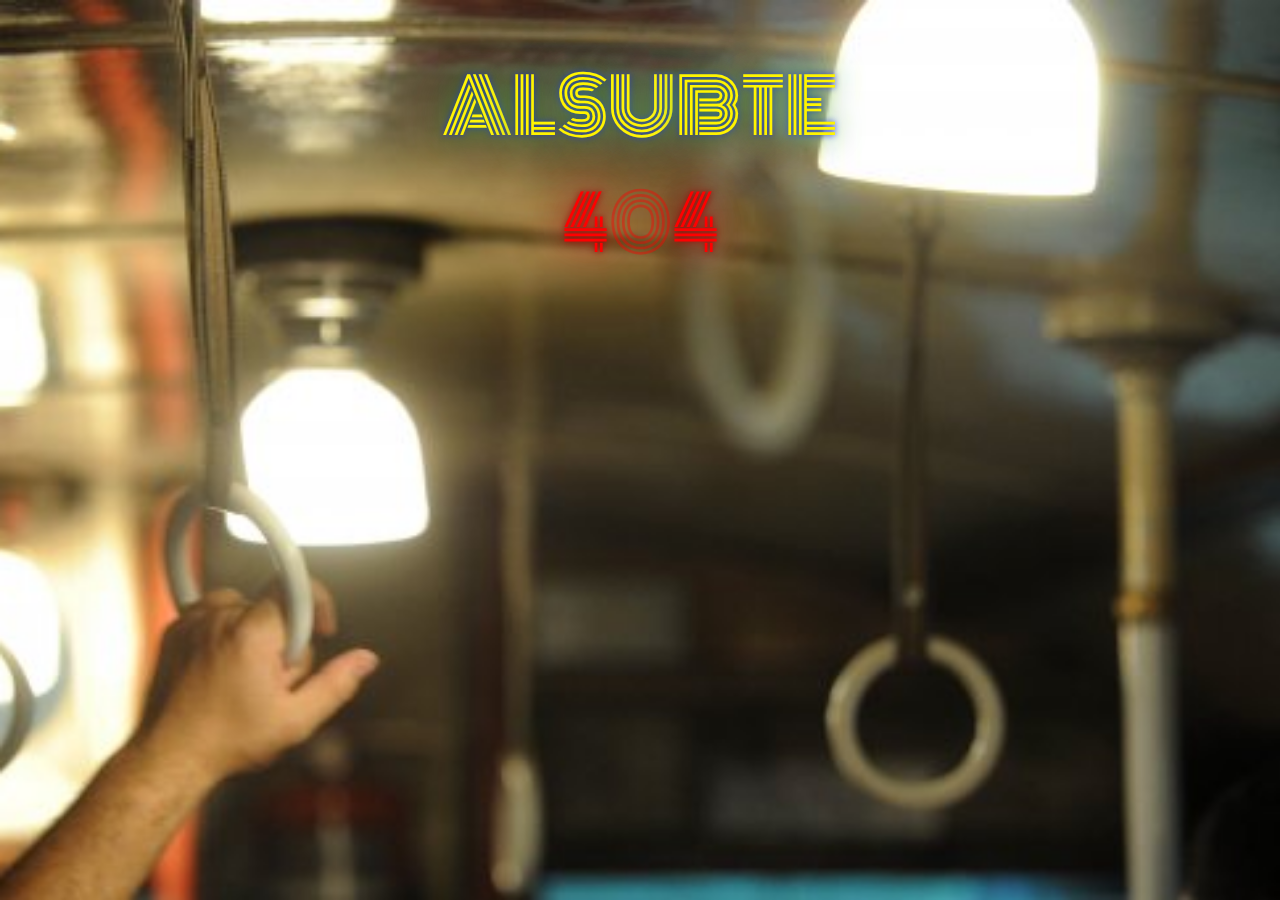
<file: alsubte/404/index.html>
<!DOCTYPE html>
<html lang="es" manifest="alsubte.manifest">
	<head>
		<link rel="stylesheet" type="text/css" href="style.css" />
		<link href='http://fonts.googleapis.com/css?family=Monoton' rel='stylesheet' type='text/css'>
		<title>#404</title>
		<style type="text/css">
			body { background-color: #111111;
				   background: url(../images/back404.jpg) no-repeat center center fixed; 
				   -webkit-background-size: cover;
				   -moz-background-size: cover;
				   -ms-background-size: cover;
				   background-size: cover;
			}
			div {
			  padding: 40px;
			  font-size: 75px;
			  font-family: 'Monoton', cursive;
			  text-align: center;
			  text-transform: uppercase;
			  text-shadow: 0 0 80px red,0 0 30px FireBrick,0 0 6px DarkRed;
			  color: red;
			}
			div p { margin:0; }
			#error:hover { text-shadow: 0 0 200px #ffffff,0 0 80px #008000,0 0 6px #0000ff; }
			#code:hover { text-shadow: 0 0 100px red,0 0 40px FireBrick,0 0 8px DarkRed; }
			#error {
			  color: #FFF400;
			  text-shadow: 0 0 80px #ffffff,0 0 30px #008000,0 0 6px #0000ff;
			}
			#error span {
			  -webkit-animation: upper 11s linear infinite;
			  -moz-animation: upper 11s linear infinite;
			  -ms-animation: upper 11s linear infinite;
			  animation: upper 11s linear infinite;
			}
			#code span:nth-of-type(2) {
			  -webkit-animation: lower 10s linear infinite;
			  -moz-animation: lower 10s linear infinite;
			  -ms-animation: lower 10s linear infinite;
			  animation: lower 10s linear infinite;
			}
			#code span:nth-of-type(1) {
			  text-shadow: none;
			  opacity:.4;
			}
			@-webkit-keyframes upper {
			  0%,19.999%,22%,62.999%,64%, 64.999%,70%,100% {
			    opacity:.99; text-shadow: 0 0 80px #ffffff,0 0 30px #008000,0 0 6px #0000ff;
			  }
			  20%,21.999%,63%,63.999%,65%,69.999% {
			    opacity:0.4; text-shadow: none; 
			  }
			}
			@-moz-keyframes upper {
			  0%,19.999%,22%,62.999%,64%, 64.999%,70%,100% {
			    opacity:.99; text-shadow: 0 0 80px #ffffff,0 0 30px #008000,0 0 6px #0000ff;
			  }
			  20%,21.999%,63%,63.999%,65%,69.999% {
			    opacity:0.4; text-shadow: none; 
			  }
			}
			@-ms-keyframes upper {
			  0%,19.999%,22%,62.999%,64%, 64.999%,70%,100% {
			    opacity:.99; text-shadow: 0 0 80px #ffffff,0 0 30px #008000,0 0 6px #0000ff;
			  }
			  20%,21.999%,63%,63.999%,65%,69.999% {
			    opacity:0.4; text-shadow: none; 
			  }
			}
			@keyframes upper {
			  0%,19.999%,22%,62.999%,64%, 64.999%,70%,100% {
			    opacity:.99; text-shadow: 0 0 80px #ffffff,0 0 30px #008000,0 0 6px #0000ff;
			  }
			  20%,21.999%,63%,63.999%,65%,69.999% {
			    opacity:0.4; text-shadow: none; 
			  }
			}
			@-webkit-keyframes lower {
			  0%,12%,18.999%,23%,31.999%,37%,44.999%,46%,49.999%,51%,58.999%,61%,68.999%,71%,85.999%,96%,100% {
			    opacity:0.99; text-shadow: 0 0 80px red,0 0 30px FireBrick,0 0 6px DarkRed;
			  }
			  19%,22.99%,32%,36.999%,45%,45.999%,50%,50.99%,59%,60.999%,69%,70.999%,86%,95.999% { 
			    opacity:0.4; text-shadow: none; 
			  }
			@-moz-keyframes lower {
			  0%,12%,18.999%,23%,31.999%,37%,44.999%,46%,49.999%,51%,58.999%,61%,68.999%,71%,85.999%,96%,100% {
			    opacity:0.99; text-shadow: 0 0 80px red,0 0 30px FireBrick,0 0 6px DarkRed;
			  }
			  19%,22.99%,32%,36.999%,45%,45.999%,50%,50.99%,59%,60.999%,69%,70.999%,86%,95.999% { 
			    opacity:0.4; text-shadow: none; 
			  }
			@-ms-keyframes lower {
			  0%,12%,18.999%,23%,31.999%,37%,44.999%,46%,49.999%,51%,58.999%,61%,68.999%,71%,85.999%,96%,100% {
			    opacity:0.99; text-shadow: 0 0 80px red,0 0 30px FireBrick,0 0 6px DarkRed;
			  }
			  19%,22.99%,32%,36.999%,45%,45.999%,50%,50.99%,59%,60.999%,69%,70.999%,86%,95.999% { 
			    opacity:0.4; text-shadow: none; 
			  }
			@keyframes lower {
			  0%,12%,18.999%,23%,31.999%,37%,44.999%,46%,49.999%,51%,58.999%,61%,68.999%,71%,85.999%,96%,100% {
			    opacity:0.99; text-shadow: 0 0 80px red,0 0 30px FireBrick,0 0 6px DarkRed;
			  }
			  19%,22.99%,32%,36.999%,45%,45.999%,50%,50.99%,59%,60.999%,69%,70.999%,86%,95.999% { 
			    opacity:0.4; text-shadow: none; 
			  }
			}
		</style>
	</head>
<body>
	<div>
	  <p id="error">a<span>lsu</span>bte</p>
	  <p id="code">4<span>0</span><span>4</span></p>
	</div>
</body>
</html>
</file>
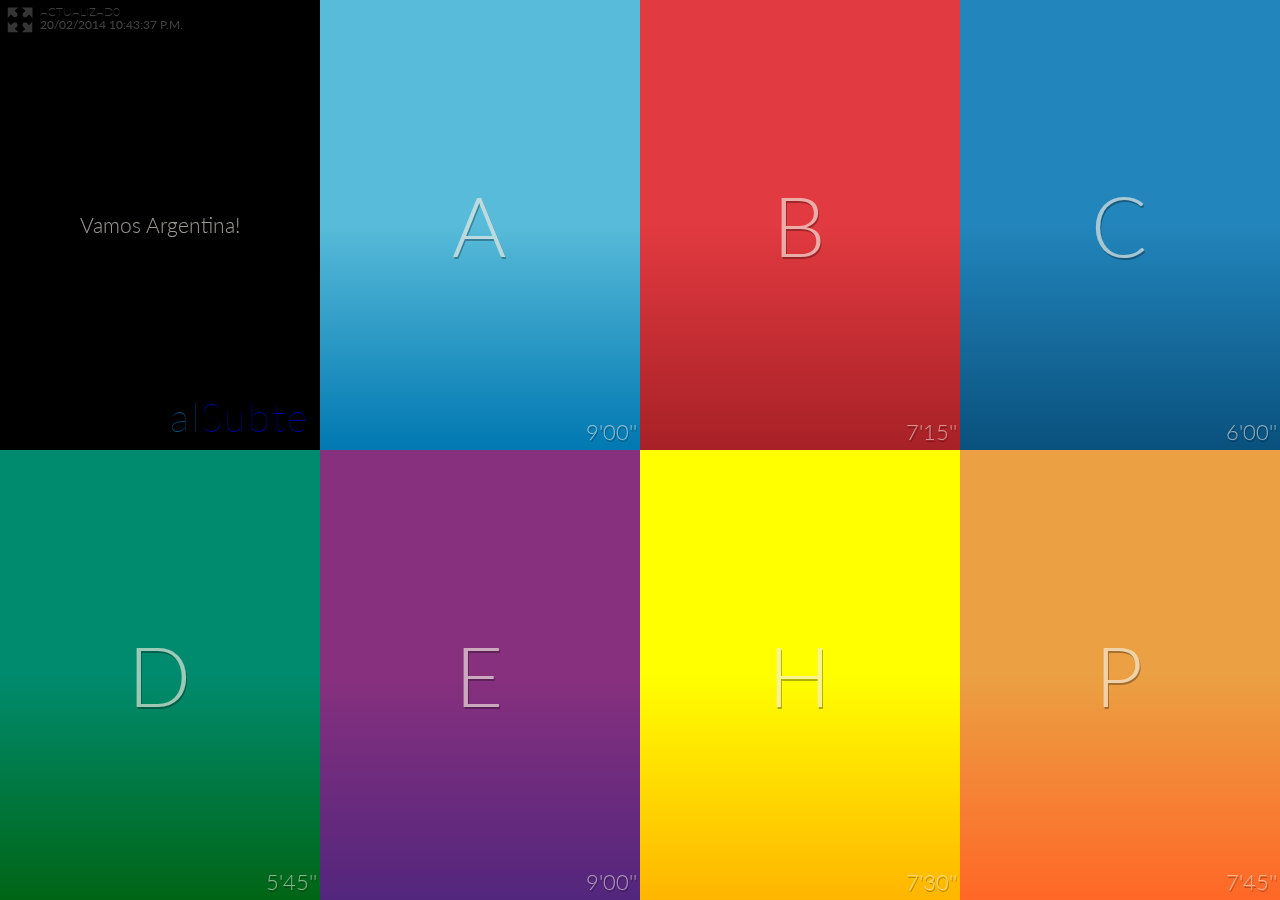
<file: bck16sep/webapps/alsubte/index.html>
<!DOCTYPE html>
<html lang="es" manifest="alsubte.manifest">
	<head>
		<!-- <meta http-equiv="refresh" content="300"> -->
		<meta name="apple-mobile-web-app-capable" content="yes">
		<meta name="apple-mobile-web-app-status-bar-style" content="black-translucent">
		<meta http-equiv="X-UA-Compatible" content="IE=edge,chrome=1"> 
		<meta name="viewport" content="width=device-width, initial-scale=1.0, maximum-scale=1.0, user-scalable=no" /> 
		<title>alSubte</title>
		<meta name="description" content="Estado del Subte de la Ciudad de Buenos Aires" />
		<meta name="keywords" content="estado del subte, buenos aires" />
		<meta name="author" content="Walter Javier Franck" />
		<link rel="shortcut icon" sizes="196x196" href="images/logo.png"> 
		<link rel="icon" type="image/png" href="images/logo.png" />
		<link rel="apple-touch-startup-image" href="images/logo.png">
		<link rel="apple-touch-icon" href="images/logo.png">
		<link rel="apple-touch-precomposed" href="images/logo.png">
		<link rel="stylesheet" type="text/css" href="stylesheets/component.css" />
	    <script src="javascripts/modernizr.custom.js"></script>
	    
	</head>
	<body onload="cambiaHoras()">
		<div id="fullscreen" class="container">
		<div id="fullscreenButton" class="fullscreen">
			<div id="horaactualizacion" class="horaactualizacion"></b></div>
		</div>
			<div id="bl-main" class="bl-main">
				<section>
					<div class="bl-box">
						<div id="estadoTotalImg" class="status"></div>
						<linea id="estadoTotalLeyenda" class="bl-box estadoTotalLeyenda">Vamos Argentina!</linea>
						<div class="logo">al<bb>Subte</bb></div>
					</div>
					<div class="bl-content">
						<h2>Acerca de <nada class="logo2">al<bb>Subte</bb></nada></h2>
						<div class="article">
							<p>La p�gina la hice en vacaciones para escribir algo de c�digo.</p>
							<p>A�n est� en desarrollo y tengo mil cosas pendientes que de a poco voy a integrar. (tu opini�n es bienvenida)</p>
							<p>
								<a href="http://www.twitter.com/wfranck"><strong>@wfranck</strong></a>
							</p>
						</div>
					</div>
					<span class="bl-icon bl-icon-close"></span>
				</section>
				<section id="bl-work-section">
					<div class="bl-box">
						<div id="frecuenciaLineaA" class="frecuencia"></div>
						<h1 id="boxLineaA" class="bl-icon">
							<linea id="letraLineaA" class="bl-box">A</linea>
						</h1><!--linea info message-->
					</div>
					
					<div class="bl-content">
						<!--<div class="flechaizq"></div>
						<div class="flechader"></div>-->
						<div class="cajaCabecera">
							<div class="entrecabecerasnum">26'</div>
							<div class="entrecabecerasdesc">VIAJE ENTRE<br>CABECERAS</div>
						</div>
						<div class="cajaPromedio">
							<div id="ultimotrenASale" class="promedionum"></div>
							<div class="promediodesc">�ltimo Tren<br>a San Pedrito</div>
						</div>
						<div class="cajaUltimoTren">
							<div id="ultimotrenAEntra" class="ultimotrennum">22:56</div>
							<div class="ultimotrendesc">�ltimo Tren<br>a Plaza de Mayo</div>
						</div>
						<div class="cajaLinea">
							<div class="linea">
								<div class="tituloLinea">L�nea</div>
								A								
							</div>
						</div>
						<div class="cajaEstado">
							<div id="estadoA" class="estado">Servicio Normal</div>
							<div id="descA" class="descestado"></div>
						</div>
						<ul id="bl-work-items" class="mas">
							<li data-panel="panel-A"></li>
						</ul>						
					</div>					

					<span class="bl-icon bl-icon-close"></span>
					
				</section>
				<section id="bl-work-section">
					<div class="bl-box">
						<div id="frecuenciaLineaB" class="frecuencia"></div>
						<h1 id="boxLineaB" class="bl-icon ">
							<linea id="letraLineaB" class="bl-box">B</linea>
						</h1><!--linea info message-->
					</div>
					
					<div class="bl-content">
						<!--<div class="flechaizq"></div>
						<div class="flechader"></div>-->
						<div class="cajaCabecera">
							<div class="entrecabecerasnum">27'</div>
							<div class="entrecabecerasdesc">VIAJE ENTRE<br>CABECERAS</div>
						</div>
						<div class="cajaPromedio">
							<div id="ultimotrenBSale" class="promedionum">22:21</div>
							<div class="promediodesc">�ltimo Tren<br>a J.M. de Rosas</div>
						</div>
						<div class="cajaUltimoTren">
							<div id="ultimotrenBEntra" class="ultimotrennum">22:49</div>
							<div class="ultimotrendesc">�ltimo Tren<br>a L.N. Alem</div>
						</div>
						<div class="cajaLinea">
							<div class="linea">
								<div class="tituloLinea">L�nea</div>
								B								
							</div>
						</div>
						<div class="cajaEstado">
							<div id="estadoB" class="estado">Servicio Normal</div>
							<div id="descB" class="descestado"></div>
						</div>
						<ul id="bl-work-items" class="mas">
							<li data-panel="panel-B"></li>
						</ul>						
					</div>					

					<span class="bl-icon bl-icon-close"></span>
					
				</section>
				<section id="bl-work-section">
					<div class="bl-box">
						<div id="frecuenciaLineaC" class="frecuencia"></div>
						<h1 id="boxLineaC" class="bl-icon">
							<linea id="letraLineaC" class="bl-box">C</linea>
						</h1><!--linea info message-->
					</div>
					
					<div class="bl-content">
						<!--<div class="flechaizq"></div>
						<div class="flechader"></div>-->
						<div class="cajaCabecera">
							<div class="entrecabecerasnum">13'</div>
							<div class="entrecabecerasdesc">VIAJE ENTRE<br>CABECERAS</div>
						</div>
						<div class="cajaPromedio">
							<div id="ultimotrenCSale" class="promedionum">22:45</div>
							<div class="promediodesc">�ltimo Tren<br>a Constituci�n</div>
						</div>
						<div class="cajaUltimoTren">
							<div id="ultimotrenCEntra" class="ultimotrennum">22:47</div>
							<div class="ultimotrendesc">�ltimo Tren<br>a Retiro</div>
						</div>
						<div class="cajaLinea">
							<div class="linea">
								<div class="tituloLinea">L�nea</div>
								C								
							</div>
						</div>
						<div class="cajaEstado">
							<div id="estadoC" class="estado">Servicio Normal</div>
							<div id="descC" class="descestado"></div>
						</div>
						<ul id="bl-work-items" class="mas">
							<li data-panel="panel-C"></li>
						</ul>						
					</div>					

					<span class="bl-icon bl-icon-close"></span>
					
				</section>
				<section id="bl-work-section">
					<div class="bl-box">
						<div id="frecuenciaLineaD" class="frecuencia"></div>
						<h1 id="boxLineaD" class="bl-icon"><!-- messagebr"> -->
							<linea id="letraLineaD" class="bl-box">D</linea>
						</h1><!--linea info message-->
					</div>
					
					<div class="bl-content">
						<!--<div class="flechaizq"></div>
						<div class="flechader"></div>-->
						<div class="cajaCabecera">
							<div class="entrecabecerasnum">26'</div>
							<div class="entrecabecerasdesc">VIAJE ENTRE<br>CABECERAS</div>
						</div>
						<div class="cajaPromedio">
							<div id="ultimotrenDSale" class="promedionum">22:24</div>
							<div class="promediodesc">�ltimo Tren<br>a C. de Tucum�n</div>
						</div>
						<div class="cajaUltimoTren">
							<div id="ultimotrenDEntra" class="ultimotrennum">22:51</div>
							<div class="ultimotrendesc">�ltimo Tren<br>a Catedral</div>
						</div>
						<div class="cajaLinea">
							<div class="linea">
								<div class="tituloLinea">L�nea</div>
								D								
							</div>
						</div>
						<div class="cajaEstado">
							<div id="estadoD" class="estado">Servicio Normal</div>
							<div id="descD" class="descestado"></div>
						</div>
						<ul id="bl-work-items" class="mas">
							<li data-panel="panel-D"></li>
						</ul>						
					</div>					

					<span class="bl-icon bl-icon-close"></span>
					
				</section>
				<section id="bl-work-section">
					<div class="bl-box">
						<div id="frecuenciaLineaE" class="frecuencia"></div>
						<h1 id="boxLineaE" class="bl-icon">
							<linea id="letraLineaE" class="bl-box">E</linea>
						</h1><!--linea info message-->
					</div>
					
					<div class="bl-content">
						<!--<div class="flechaizq"></div>
						<div class="flechader"></div>-->
						<div class="cajaCabecera">
							<div class="entrecabecerasnum">24'</div>
							<div class="entrecabecerasdesc">VIAJE ENTRE<br>CABECERAS</div>
						</div>
						<div class="cajaPromedio">
							<div id="ultimotrenESale" class="promedionum">22:27</div>
							<div class="promediodesc">�ltimo Tren<br>a Pza. de los Virreyes</div>
						</div>
						<div class="cajaUltimoTren">
							<div id="ultimotrenEEntra" class="ultimotrennum">22:59</div>
							<div class="ultimotrendesc">�ltimo Tren<br>a Bolivar</div>
						</div>
						<div class="cajaLinea">
							<div class="linea">
								<div class="tituloLinea">L�nea</div>
								E								
							</div>
						</div>
						<div class="cajaEstado">
							<div id="estadoE" class="estado">Servicio Normal</div>
							<div id="descE" class="descestado"></div>
						</div>
						<ul id="bl-work-items" class="mas">
							<li data-panel="panel-E"></li>
						</ul>						
					</div>					

					<span class="bl-icon bl-icon-close"></span>
					
				</section>
				<section id="bl-work-section">
					<div class="bl-box">
						<div id="frecuenciaLineaH" class="frecuencia frecuenciah"></div>
						<h1 id="boxLineaH" class="bl-icon bl-icon-h">
							<linea id="letraLineaH" class="bl-box">H</linea>
						</h1><!--linea info message-->
					</div>
					
					<div class="bl-content">
						<!--<div class="flechaizq"></div>
						<div class="flechader"></div>-->
						<div class="cajaCabecera">
							<div class="entrecabecerasnum">13'</div>
							<div class="entrecabecerasdesc">VIAJE ENTRE<br>CABECERAS</div>
						</div>
						<div class="cajaPromedio">
							<div id="ultimotrenHSale" class="promedionum">23:06</div>
							<div class="promediodesc">�ltimo Tren<br>a Hospitales</div>
						</div>
						<div class="cajaUltimoTren">
							<div id="ultimotrenHEntra" class="ultimotrennum">23:02</div>
							<div class="ultimotrendesc">�ltimo Tren<br>a Corrientes</div>
						</div>
						<div class="cajaLinea">
							<div class="linea">
								<div class="tituloLinea">L�nea</div>
								H								
							</div>
						</div>
						<div class="cajaEstado">
							<div id="estadoH" class="estado">Servicio Normal</div>
							<div id="descH" class="descestado"></div>
						</div>
						<ul id="bl-work-items" class="mas">
							<li data-panel="panel-H"></li>
						</ul>						
					</div>					

					<span class="bl-icon bl-icon-close"></span>
					
				</section>				
				<section id="bl-work-section">
					<div class="bl-box">
						<div id="frecuenciaLineaP" class="frecuencia"></div>
						<h1 id="boxLineaP" class="bl-icon">
							<linea id="letraLineaP" class="bl-box">P</linea>
						</h1><!--linea info message-->
					</div>
					
					<div class="bl-content">
						<!--<div class="flechaizq"></div>
						<div class="flechader"></div>-->
						<div class="cajaCabecera">
							<div class="entrecabecerasnum">27'</div>
							<div class="entrecabecerasdesc">VIAJE ENTRE<br>CABECERAS</div>
						</div>
						<div class="cajaPromedio">
							<div id="ultimotrenPPSale" class="promedionum">20:56</div>
							<div class="promediodesc">�ltimo Tren<br>a Int. Saguier</div>
						</div>
						<div class="cajaUltimoTren">
							<div id="ultimotrenPPEntra" class="ultimotrennum">21:23</div>
							<div class="ultimotrendesc">�ltimo Tren<br>a Gral. Savio</div>
						</div>
						<div class="cajaLinea">
							<div class="linea">
								<div class="tituloLinea">L�nea</div>
								P								
							</div>
						</div>
						<div class="cajaEstado">
							<div id="estadoP" class="estado">Servicio Normal</div>
							<div id="descP" class="descestado"></div>
						</div>
						<ul id="bl-work-items" class="mas">
							<li data-panel="panel-P"></li>
						</ul>						
					</div>					

					<span class="bl-icon bl-icon-close"></span>
					
				</section>
				
				
				<!-- Panel items for the works -->
				
				
				
				<div class="bl-panel-items" id="bl-panel-work-items">
					<div class="panelA" data-panel="panel-A">
						<div>
								
								<h2 class="tituloDetalle">L�nea A</h2>
						        <div class="container">
									<div class="accordion">
										<div>
											<input id="estacionA1" name="accordion-1" type="checkbox"/>
											<label class="top lineaa" for="estacionA1">Plaza de Mayo</label>
											<div class="article ac-large">
												<p>
													<img class="infolinea infolineaIcono" src="images/banios.png"/>
													<img class="infolinea infolineaIcono" src="images/termconsulta.png"/>
												</p>
												<p></p>
												<p>Hip�lito Yrigoyen 300</p>
												<p>Esta estaci�n cabecera, de anden central, est� ubicada en el centro hist�rico de la Ciudad de Buenos Aires debajo de la plaza a la cual hace alusi�n su nombre.</p>
												<p>Fue inaugurada el 1 de diciembre de 1913. En marzo de 2013 fue restaurada y se realizaron murales conmemorativos de los 100 a�os del subte en la Ciudad. Las obras, de Mart�n Ron y Tri�ngulo Dorado, reflejan la conformaci�n de la patria y las bases de justicia sobre la cual fue fundada.</p>
											</div>
										</div>
										
										<div>
											<input id="estacionA2" name="accordion-1" type="checkbox"/>
											<label for="estacionA2">Per�</label>
											<div class="article ac-large">
												<p>
													<img class="infolinea infolineaIcono" src="images/escalera.png"/>
													<img class="infolinea infolineaIcono" src="images/ascensor.png"/>
													<img class="infolinea infolineaIcono" src="images/termconsulta.png"/>
												</p>
												<p></p>
												<p>Av. de Mayo 500</p>
												<p>Esta estaci�n est� ubicada sobre la Avenida de Mayo, en el Barrio de Monserrat.</p>
												<p>Fue inaugurada el 1 de diciembre de 2013 y en 1997 fue declarada monumento hist�rico nacional. La estaci�n est� ornamentada con una galer�a de arte, una exposici�n fotogr�fica de la construcci�n del subterr�neo y un mural. El Mundo seg�n Mafalda, dedicado a la c�lebre historieta de Quino. En marzo de 2013 fue restaurado buscando preservar su estructura y dise�o original.</p>
											</div>
										</div>
										
										<div>
											<input id="estacionA3" name="accordion-1" type="checkbox"/>
											<label for="estacionA3">Piedras</label>
											<div class="article ac-large">
												<p>
													<img class="infolinea infolineaIcono" src="images/escalera.png"/>
												</p>
												<p></p>
												<p>Av. de Mayo 900</p>
												<p>Esta estaci�n est� ubicada en la zona c�ntrica de la Ciudad sobre la Avenida de Mayo, intersecci�n con calle Piedras.</p>
												<p>Fue inaugurada el 1 de diciembre de 1913 y en 1997 fue declarada monumento hist�rico nacional. En marzo de 2013 la estaci�n fue ornamentada. Cuenta con 12 fotograf�as intervenidas por e arquitecto y pintor Miguel D'Arienzo.</p>
											</div>
										</div>
										
										<div>
											<input id="estacionA4" name="accordion-1" type="checkbox"/>
											<label for="estacionA4">Lima</label>
											<div class="article ac-large">
												<p>
													<img class="infolinea infolineaIcono" src="images/escalera.png"/>
													<img class="infolinea infolineaIcono" src="images/termconsulta.png"/>
												</p>
												<p></p>
												<p>Av. de Mayo 1101</p>
												<p>Esta estaci�n est� ubicada sobre la Avenida de Mayo, a pocos metros de la Avenida 9 de Julio y al Obelisco.</p>
												<p>Fue inaugurada el 1 de diciembre de 1913 y en 1997 fue declarada monumento hist�rico nacional. La estacion est� ornamentada con un mural cer�mico, Gente de Buenos Aires, de Horacio Altuna y otro, M�sicos de Buenos Aires, de Hermenegildo S�bat. En marzo de 2013, la estaci�n fue restaurada en su totalidad y se sumaron 10 obras en el and�n del artista Gustavo Godoy.</p>
											</div>
										</div>
										
										<div>
											<input id="estacionA5" name="accordion-1" type="checkbox"/>
											<label for="estacionA5">S�enz Pe�a</label>
											<div class="article ac-large">
												<p>
													<img class="infolinea infolineaIcono" src="images/escalera.png"/>
												</p>
												<p></p>
												<p>Av. de Mayo 1400</p>
												<p>Esta estaci�n est� ubicada en Avenida de Mayo y S�enz Pe�a, a metros de la Plaza Lorea y la Plaza Mariano Moreno.</p>
												<p>Fue bautizada en honor al d�cimo segundo presidente de la Rep�blica Argentina y en 1997 fue declarada monumento hist�rico nacional. En marzo de 2013, la estaci�n fue restaurada en su totalidad y se colocaron 16 obras de estilo pop de la renombrada artista Marta Minuj�n.</p>
											</div>
										</div>
										
										<div>
											<input id="estacionA6" name="accordion-1" type="checkbox"/>
											<label for="estacionA6">Congreso</label>
											<div class="article ac-large">
												<p>
													<img class="infolinea infolineaIcono" src="images/escalera.png"/>
													<img class="infolinea infolineaIcono" src="images/ascensor.png"/>
												</p>
												<p></p>
												<p>Av. Rivadavia 1800</p>
												<p>Esta estaci�n est� ubicada sobre la Avenida Rivadavia, en el Barrio de Balvanera. Fue Nombrada en honor al Congreso de la Naci�n Argentina. ubicado en las inmediaciones.</p>
												<p>Fue inaugurada el 1 de diciembre de 1913 y en 1997 fue declarada monumento hist�rico nacional. La estaci�n cuenta con una vitrina en homenaje al Congreso de la Naci�n y un mural cer�mico, El Nacimiento de la Patria, del artista Carlos Nine.</p>
											</div>
										</div>
										
										<div>
											<input id="estacionA7" name="accordion-1" type="checkbox"/>
											<label for="estacionA7">Pasco</label>
											<div class="article ac-large">
												<p>Av. Rivadavia 2200</p>
												<p>Esta estaci�n est� ubicada sobre la Avenida Rivadavia en la intersecci�n con calle Pasco, en el Barrio de Balvanera.</p>
												<p>Fue inaugurada el 1 de diciembre de 1913 y en 1997 fue declarada monumento hist�rico nacional. La estaci�n cuenta con una particularidad: el tren s�lo se detiene ah� cuando viaja en direcci�n a Plaza de Mayo ya que el and�n sur fue clausurado en 1951; despertando una serie de mitos y leyendas urbanas.</p>
											</div>
										</div>
										
										<div>
											<input id="estacionA8" name="accordion-1" type="checkbox"/>
											<label for="estacionA8">Alberti</label>
											<div class="article ac-large">
												<p>Av. Rivadavia 2400</p>
												<p>Esta estaci�n est� ubicada sobre la Avenida Rivadavia en la intersecci�n con la calle Alberti, en el Barrio de Balvanera.</p>
												<p>Fue inaugurada el 1 de diciembre de 1913 y en 1997 fue declarada monumento hist�rico nacional. La estaci�n cuenta con una particularidad: el tren solo se detiene all� cuando viaja en direcci�n a Carabobo; ya que el and�n norte fue clausurado en 1951.</p>
											</div>
										</div>
										
										<div>
											<input id="estacionA9" name="accordion-1" type="checkbox"/>
											<label for="estacionA9">Plaza Miserere</label>
											<div class="article ac-large">
												<p>
													<img class="infolinea infolineaIcono" src="images/escalera.png"/>
													<img class="infolinea infolineaIcono" src="images/banios.png"/>
													<img class="infolinea infolineaIcono" src="images/termconsulta.png"/>
												</p>
												<p></p>
												<p>Av. PueyrRed�n 2100</p>
												<p>Ubicada en la intersecci�n de las Avenidas Rivadavia y Pueyrred�n.</p>
												<p>Fue inaugurada inaugurada el 1 de diciembre de 1913  y en 1997 fue declarada monumento hist�rico nacional. En marzo de 2013 la estaci�n fue restaurada en su totalidad y se llevaron a cabo distintas intervenciones art�sticas. En el vest�bulo central, se puede aprecia la fachada original 11 de septiembre.</p>
											</div>
										</div>
										
										<div>
											<input id="estacionA10" name="accordion-1" type="checkbox"/>
											<label for="estacionA10">Loria</label>
											<div class="article ac-large">
												<p>
													<img class="infolinea infolineaIcono" src="images/escalera.png"/>
													<img class="infolinea infolineaIcono" src="images/ascensor.png"/>
												</p>
												<p></p>
												<p>Av. Rivadavia 3400</p>
												<p>Ubicada sobre la Avenida Rivadavia en la intersecci�n con la calle S�nchez de Loria, en el Barrio de Balvanera.</p>
												<p>Fue inaugurada el 1 de abril de 1914, siendo este el segundo tramo de la L�nea A. La estaci�n fue restaurada en su totalidad en marzo de 2013 y se incorporaron fotograf�as que detallan el avance de las obras m�s recientes de la red.</p>
											</div>
										</div>
										
										<div>
											<input id="estacionA11" name="accordion-1" type="checkbox"/>
											<label for="estacionA11">Castro Barros</label>
											<div class="article ac-large">
												<p>
													<img class="infolinea infolineaIcono" src="images/escalera.png"/>
													<img class="infolinea infolineaIcono" src="images/ascensor.png"/>
												</p>
												<p></p>
												<p>Av. Rivadavia 3900</p>
												<p>Esta estaci�n est� ubicada sobre la Avenida Rivadavia, una de las principales arterias de la Ciudad, en el Barrio de Almagro.</p>
												<p>Fue inaugurada el 1 de abril de 1914, siendo este el segundo tramo de la L�nea A. La estaci�n fue restaurada en su totalidad en marzo de 2013 y se incorporaron murales de Julio Lavall�n con la tem�tica del boxeo, por la cercan�a de la estaci�n a la Federaci�n Argentina de Boxeo.</p>
											</div>
										</div>
										
										<div>
											<input id="estacionA12" name="accordion-1" type="checkbox"/>
											<label for="estacionA12">R�o de Janeiro</label>
											<div class="article ac-large">
												<p>Av. Rivadavia 4500</p>
												<p>Esta estaci�n est� ubicada sobre Avenida Rivadavia en la intersecci�n con la calle R�o de Janeiro, en el L�mite de los Barrios de  Caballito y Almagro.</p>
												<p>Fue inaugurada el 1 de abril de 1914, siendo este el segundo tramo de la l�nea A. La estaci�n fue restaurada en su totalidad en marzo de 2013 y se colocaron 10 obras del artista Quinquela Mart�n.</p>
											</div>
										</div>
										
										<div>
											<input id="estacionA13" name="accordion-1" type="checkbox"/>
											<label for="estacionA13">Acoyte</label>
											<div class="article ac-large">
												<p>
													<img class="infolinea infolineaIcono" src="images/escalera.png"/>
													<img class="infolinea infolineaIcono" src="images/ascensor.png"/>
												</p>
												<p></p>
												<p>Av. Rivadavia 5000</p>
												<p>Ubicada a metros del Parque Rivadavia, en el Barrio de Caballito.</p>
												<p>Fue inaugurada en julio de 1914, dando inicio al tercer tramo de la l�nea A. La estaci�n fue restaurada en marzo de 2013 y se incorporaron 16 obras del artista Claudio Gallina con la tem�tica de la educaci�n en referencia a las escuelas ubicadas en sus cercan�as.</p>
											</div>
										</div>
										
										<div>
											<input id="estacionA14" name="accordion-1" type="checkbox"/>
											<label for="estacionA14">Primera Junta</label>
											<div class="article ac-large">
												<p>
													<img class="infolinea infolineaIcono" src="images/escalera.png"/>
													<img class="infolinea infolineaIcono" src="images/ascensor.png"/>
													<img class="infolinea infolineaIcono" src="images/banios.png"/>
													<img class="infolinea infolineaIcono" src="images/termconsulta.png"/>
												</p>
												<p></p>
												<p>Av. Rivadavia 5300</p>
												<p>La estaci�n de 2 plataformas centrales est� ubicada en la Avenida Rivadavia, en la intersecci�n con la calle Del Barco Dentenera, en el Barrio de Caballito. El nombre de la estaci�n homenajea al primer gobierno patrio surgido despu�s de la Revoluci�n de Mayo.</p>
												<p>Fue inaugurada en julio de 1914 dando inicio al tercer tramo de la L�nea A. La estaci�n fue restaurada en marzo de 2013 cuando se colocaron los espejos para trabajar sobre la concientizaci�n de los usuarios sobre el cuidado del transporte y los espacios p�blicos.</p>
											</div>
										</div>
										
										<div>
											<input id="estacionA15" name="accordion-1" type="checkbox"/>
											<label for="estacionA15">Puan</label>
											<div class="article ac-large">
												<p>
													<img class="infolinea infolineaIcono" src="images/escalera.png"/>
													<img class="infolinea infolineaIcono" src="images/ascensor.png"/>
													<img class="infolinea infolineaIcono" src="images/banios.png"/>
												</p>
												<p></p>
												<p>Av. Rivadavia 5900</p>
												<p>La estaci�n est� emplazada debajo de la intersecci�n de la Avenida Rivadavia y calle Puan, en el Barrio de Caballito.</p>
												<p>Fue inaugurada en diciembre de 2008. La estaci�n cuenta con un dise�o moderno con un vest�bulo intermedio y obras de street art en sus t�mpanos, como una nueva representaci�n de la cultura e imaginario porte�o.</p>
											</div>
										</div>
										
										<div>
											<input id="estacionA16" name="accordion-1" type="checkbox"/>
											<label for="estacionA16">Carabobo</label>
											<div class="article ac-large">
												<p>
													<img class="infolinea infolineaIcono" src="images/escalera.png"/>
													<img class="infolinea infolineaIcono" src="images/ascensor.png"/>
												</p>
												<p></p>
												<p>Av. Rivadavia 6300</p>
												<p>La estaci�n terminal est� emplazada debajo de la intersecci�n de la Avenida Rivadavia y la calle Carabobo, en el barrio de Flores.</p>
												<p>Fue inaugurada en diciembre de 2008. La estaci�n cuenta con un dise�o moderno con un vest�bulo intermedio y obras de street art en sus t�mpanos, como una nueva representaci�n de la cultura e imaginario porte�o.</p>
											</div>
										</div>
										
										<div>
											<input id="estacionA17" name="accordion-1" type="checkbox"/>
											<label for="estacionA17">San Jos� de Flores</label>
											<div class="article ac-large">
												<p>
													<img class="infolinea infolineaIcono" src="images/escalera.png"/>
													<img class="infolinea infolineaIcono" src="images/ascensor.png"/>
													<img class="infolinea infolineaIcono" src="images/banios.png"/>
													<img class="infolinea infolineaIcono" src="images/termconsulta.png"/>
												</p>
												<p></p>
												<p>Av. Rivadavia 6950</p>
												<p>Emplazada debajo debajo de la intersecci�n de la Avenida Rivadavia y la calle Gral. Jos� G. Artigas en el barrio de Flores. La estaci�n cuenta con un dise�o moderno: un vest�bulo intermedio donde se encuentran las boleter�as y antenas laterales de 110 metros.</p>
												<p>Fue inaugurada en agosto de 2013. La estaci�n tiene obras de Guillermo Roux, considerado una est�tica cultural hist�rica y un desarrollo tem�tico vinculado con la vida del barrio de Flores, desde su fundaci�n hasta el bicentenario.</p>
											</div>
										</div>
										
										<div>
											<input id="estacionA18" name="accordion-1" type="checkbox"/>
											<label class="bottom" for="estacionA18">San Pedrito</label>
											<div class="article ac-large bottom">
												<p>
													<img class="infolinea infolineaIcono" src="images/escalera.png"/>
													<img class="infolinea infolineaIcono" src="images/ascensor.png"/>
													<img class="infolinea infolineaIcono" src="images/banios.png"/>
													<img class="infolinea infolineaIcono" src="images/termconsulta.png"/>
												</p>
												<p></p>
												<p>Av. Rivadavia 7450</p>
												<p>Emplazada debajo cela interseccieon de las avenidas Rivadavia y Nazca, en el barrio de Flores. La estaci�n cuenta con un dise�o moderno: un vest�bulo intermedio donde se encuentran las boleter�as y antenas laterales de 110 metros.</p>
												<p>Fue inaugurada en agosto de 2013. La estaci�n tiene una reproducci�n de la obra Luna con Corona Blanca del artista Eugenio Cuttica y 4 Retratos de personajes representativos del barrio.</p>
											</div>
										</div>
																		
									</div>
						        </div>
					
						</div>
					</div>
					
					
					<div class="panelB" data-panel="panel-B">
						<div>
								
								<h2 class="tituloDetalle">L�nea B</h2>
						        <div class="container">
									<div class="accordion">
										<div>
											<input id="estacionB1" name="accordion-1" type="checkbox"/>
											<label class="top" for="estacionB1">Leandro N. Alem</label>
											<div class="article ac-large">
												<p>
													<img class="infolinea infolineaIcono" src="images/escalera.png"/>
													<img class="infolinea infolineaIcono" src="images/banios.png"/>
												</p>
												<p></p>
												<p>Av. Corrientes 200</p>
												<p>Esta estaci�n cabecera, de and�n central est� ubicada en Av. Corrientes y Av. Leandro N. Alem, dentro de los l�mites del Barrio San Nicol�s y a metros del Palacio de Correos.</p>
												<p>Fue inaugurada el 1 de diciembre de 1931. En marzo de 2013 la estaci�n fue restaurada y se realizaron trabajos para su puesta en valor.</p>
											</div>
										</div>
										
										<div>
											<input id="estacionB2" name="accordion-1" type="checkbox"/>
											<label for="estacionB2">Florida</label>
											<div class="article ac-large">
												<p>
													<img class="infolinea infolineaIcono" src="images/escalera.png"/>
													<img class="infolinea infolineaIcono" src="images/banios.png"/>
												</p>
												<p></p>
												<p>Av. Corrientes 500</p>
												<p>Ubicada en Av. Corrientes y calle Florida, en el Barrio porte�o de San Nicol�s, a pocos metros de la peatonal Florida.</p>
												<p>Fue inaugurada el 15 de diciembre de 1931. En el anden se encuentra el mural de Mariano Imposti Indart de 1998, dedicado a la c�lebre historieta argentina de Patoruz�.</p>
											</div>
										</div>
										
										<div>
											<input id="estacionB3" name="accordion-1" type="checkbox"/>
											<label for="estacionB3">Carlos Pellegrini</label>
											<div class="article ac-large">
												<p>
													<img class="infolinea infolineaIcono" src="images/escalera.png"/>
												</p>
												<p></p>
												<p>Av. Corrientes 900</p>
												<p>Ubicada en Av. Corrientes y calle Carlos Pellegrini, en Barrio de San Nicol�s, a pocos metros del Obelisco y del Teatro Col�n.</p>
												<p>Fue inaugurada el 22 de junio de 1931. En el entrepiso se puede apreciar un bajo relieve en homenaje a Federico Lacroze y un mural cer�mico de Pablo Siquier, inspirado en conceptos geom�tricos. La estaci�n es parte del llamado nodo obelisco.</p>
											</div>
										</div>
										
										<div>
											<input id="estacionB4" name="accordion-1" type="checkbox"/>
											<label for="estacionB4">Uruguay</label>
											<div class="article ac-large">
												<p>
													<img class="infolinea infolineaIcono" src="images/escalera.png"/>
													<img class="infolinea infolineaIcono" src="images/ascensor.png"/>
													<img class="infolinea infolineaIcono" src="images/banios.png"/>
												</p>
												<p></p>
												<p>Av. Corrientes 1400</p>
												<p>Esta estaci�n est� ubicada en Av. Corrientes y la calle Utuguay, en el Barrio de San Nicol�s, a pocos metros del Teatro Gral San Mart�n.</p>
												<p>Fue inaugurada el 22 de junio de 1931. El 22 de diciembre de 2003 se convirti� en la primer estaci�n tem�tica de la red de subtes dedicando su decoraci�n al cine argentino y su historia. El and�n norte est� ornamentado con un mural de Francisco Solano L�pez y Francisco Breccia, recordando la obra del Eternauta y murales con los personajes inodoro Pereyra y Mendieta, de Roberto Fontanarrosa. En el and�n sur se encuentra una obra del humorista Cristobal Reynoso.</p>
											</div>
										</div>
										
										<div>
											<input id="estacionB5" name="accordion-1" type="checkbox"/>
											<label for="estacionB5">Callao</label>
											<div class="article ac-large">
												<p>
													<img class="infolinea infolineaIcono" src="images/escalera.png"/>
													<img class="infolinea infolineaIcono" src="images/ascensor.png"/>
													<img class="infolinea infolineaIcono" src="images/banios.png"/>
												</p>
												<p></p>
												<p>Av. Corrientes 1800</p>
												<p>Esta estaci�n est� ubicada en Av. Corrientes y la Avenida Callao, en el Barrio Balvanera a 500 metros del Palacio de Aguas Corrientes.</p>
												<p>Fue inaugurado el 17 de octubre de 1930. La estaci�n cuenta en su and�n sur con 2 murales de 1991; Desolaci�n y Amor, de Daniel Kaplan y, Altar Porte�o de Hector Meana. El and�n norte tiene, adem�s, una obra de Tom�s Fracchia, El Enigma del Espacio y del Tiempo.</p>
											</div>
										</div>
										
										<div>
											<input id="estacionB6" name="accordion-1" type="checkbox"/>
											<label for="estacionB6">Pasteur</label>
											<div class="article ac-large">
												<p>
													<img class="infolinea infolineaIcono" src="images/escalera.png"/>
													<img class="infolinea infolineaIcono" src="images/banios.png"/>
												</p>
												<p></p>
												<p>Av. Corrientes 2300</p>
												<p>Esta estaci�n est� ubicada en Av. Corrientes y la calle Pasteur, en el Barrio de Balvanera a 600 metros de la Estaci�n Facultad de Medicina de la L�nea D.</p>
												<p>Fue inaugurada el 17 de octubre de 1930 como parte del tramo Federico Lacroze - Callao.</p>
											</div>
										</div>
										
										<div>
											<input id="estacionB7" name="accordion-1" type="checkbox"/>
											<label for="estacionB7">Pueyrred�n</label>
											<div class="article ac-large">
												<p>
													<img class="infolinea infolineaIcono" src="images/escalera.png"/>
													<img class="infolinea infolineaIcono" src="images/banios.png"/>
												</p>
												<p></p>
												<p>Av. Corrientes 2700</p>
												<p>Ubicada en las intersecciones de las Avenidas Corrientes y Avenida Pueyrred�n, en el Barrio de Balvanera.</p>
												<p>Fue inaugurada el 22 de junio de 1931. En el and�n sur cuenta con tres murales. Los Elementos, de Juan Doffo, Santuario de Germ�n Gargano y Subcielo de Buenos Aires de Ernesto Pesce.</p>
											</div>
										</div>
										
										<div>
											<input id="estacionB8" name="accordion-1" type="checkbox"/>
											<label for="estacionB8">Carlos Gardel</label>
											<div class="article ac-large">
												<p>
													<img class="infolinea infolineaIcono" src="images/escalera.png"/>
												</p>
												<p></p>
												<p>Av. Corrientes 3300</p>
												<p>Ubicada en Av. Corrientes y calle Ag�ero, dentro de la zona conocida como Abasto.</p>
												<p>Fue inaugurada el 17 de octubre de 1930 con el nombre de Ag�ero que luego fue modificada en nombre al c�lebre cantante de tango Carlos Gardel. La estaci�n cuenta con 2 murales de la ceramista, Ingeborn Ringer con dise�o de Carlos Paez Villar� y un filete realizado por Le�n Untroib. El entrepiso est� ornamentado tambi�n con obras de L. Pestchanker.</p>
											</div>
										</div>
										
										<div>
											<input id="estacionB9" name="accordion-1" type="checkbox"/>
											<label for="estacionB9">Medrano</label>
											<div class="article ac-large">
												<p>
													<img class="infolinea infolineaIcono" src="images/escalera.png"/>
												</p>
												<p></p>
												<p>Av. Corrientes 3900</p>
												<p>Ubicada en la intersecci�n de las Avenidas Corrientes y Medrano, en el Barrio de Almagro, pr�xima a la plaza.</p>
												<p>Fue inaugurada el 17 de octubre de 1930. El and�n norte est� decorado con un mural de Ricardo Roux y la obra de L. Wells.</p>
											</div>
										</div>
										
										<div>
											<input id="estacionB10" name="accordion-1" type="checkbox"/>
											<label for="estacionB10">Angel Gallardo</label>
											<div class="article ac-large">
												<p>
													<img class="infolinea infolineaIcono" src="images/escalera.png"/>
												</p>
												<p></p>
												<p>Av. Corrientes 4600</p>
												<p>Ubicada en la intersecci�n de las Avenidas Corrientes y �ngel Gallardo, en el Barrio de Almagro, cerca del Parque Centenario y del Museo Argentino de Ciencias Naturales.</p>
												<p>Fue inaugurada el 17 de octubre de 1930. La estaci�n est� ornamentada con 3 murales: un d�ptico conformado con dos murales de Marcia Schvartz y un mural de Margarita Pakza denominado Flores de mi pa�s.</p>
											</div>
										</div>
										
										<div>
											<input id="estacionB11" name="accordion-1" type="checkbox"/>
											<label for="estacionB11">Malabia</label>
											<div class="article ac-large">
												<p>
													<img class="infolinea infolineaIcono" src="images/escalera.png"/>
												</p>
												<p></p>
												<p>Av. Corrientes 5200</p>
												<p>Ubicada en la intersecci�n de las Avenidas Corrientes y calle Malabia, en el Barrio de Villa Crespo. En 2010 se incorpor� el nombre Osvaldo Pugliese en honor al artista tangueo nacido en el Barrio.</p>
												<p>Fue inaugurada le 17 de octubre de 1930. En el and�n sur se encuentra el mural de la artista Luz Zorraquin, llamado Metamorfosis: de flor a tomillo.</p>
											</div>
										</div>
										
										<div>
											<input id="estacionB12" name="accordion-1" type="checkbox"/>
											<label for="estacionB12">Dorrego</label>
											<div class="article ac-large">
												<p>
													<img class="infolinea infolineaIcono" src="images/escalera.png"/>
												</p>
												<p></p>
												<p>Av. Corrientes 6000</p>
												<pLa estaci�n est� ubicada en la intersecci�n de las Avenidas Corrientes y Dorrego, en el Barrio de Chacarita.</p>
												<p>Fue inaugurada el 17 de octubre de 1930. La estaci�n fue decorada con 4 murales. En el and�n norte se encuentra la obra de Mildred Burton y al and�n sur lo decoran murales de Roberto Scarfidi, Jos� Mar�a Caceres y Juan Jos� Cambre.</p>
											</div>
										</div>
										
										<div>
											<input id="estacionB13" name="accordion-1" type="checkbox"/>
											<label for="estacionB13">Federico Lacroze</label>
											<div class="article ac-large">
												<p>
													<img class="infolinea infolineaIcono" src="images/escalera.png"/>
													<img class="infolinea infolineaIcono" src="images/banios.png"/>
												</p>
												<p></p>
												<p>Av. Corrientes 6800</p>
												<p>Ubicada en la intersecci�n de las Avenidas Corrientes y Federico Lacroze, en las cercan�as del Cementerio de Chacarita.</p>
												<p>Fue inaugurada el 17 de octubre de 1930. Posee en el and�n sur el mural El Destino, de Gustavo Gr�nig, y una obra de Emma Gargiulo.</p>
											</div>
										</div>
										
										<div>
											<input id="estacionB14" name="accordion-1" type="checkbox"/>
											<label for="estacionB14">Tronador - Villa Ort�zar</label>
											<div class="article ac-large">
												<p>
													<img class="infolinea infolineaIcono" src="images/escalera.png"/>
													<img class="infolinea infolineaIcono" src="images/ascensor.png"/>
													<img class="infolinea infolineaIcono" src="images/banios.png"/>
												</p>
												<p></p>
												<p>Av. Triunivirato 3000</p>
												<p>Ubicada en el cruce de la Avenida Triunvirato con Tronador, en el barrio de Villa Ort�zar.</p>
												<p>Fue inaugurada el 9 de agosto de 2003. La decoraci�n, basada en vitrales de colores, retoma la historia del Barrio a trav�s de 18 obras de arte realizadas en el taller de Roberto Jos� Soler. En la estaci�n se exhiben tambi�n los restos de gliptodontes encontrados mientras se llevaba a cabo la excavaci�n del t�nel.</p>
											</div>
										</div>
										
										<div>
											<input id="estacionB15" name="accordion-1" type="checkbox"/>
											<label for="estacionB15">De los Incas - Parque Chas</label>
											<div class="article ac-large">
												<p>
													<img class="infolinea infolineaIcono" src="images/escalera.png"/>
													<img class="infolinea infolineaIcono" src="images/ascensor.png"/>
													<img class="infolinea infolineaIcono" src="images/banios.png"/>
												</p>
												<p></p>
												<p>Av. de los Incas 4200</p>
												<p>Ubicada en el cruce de la Avenida Triunvirato y la calle Echeverr�a, en el barrio de Villa Urquiza.</p>
												<p>Fue inaugurada el 26 de julio de 2013. La estaci�n cuenta con un dise�o moderno: amplios vest�bulos donde se encuentran las boleter�as, vest�bulos intermedios y and�n lateral. La estaci�n est� decorada con reproducciones de la artista Carolina Antoniadis.</p>
											</div>
										</div>
										
										<div>
											<input id="estacionB16" name="accordion-1" type="checkbox" class=""/>
											<label class="bottom" for="estacionB16">Juan Manuel de Rosas</label>
											<div class="article ac-large bottom">
												<p>
													<img class="infolinea infolineaIcono" src="images/escalera.png"/>
													<img class="infolinea infolineaIcono" src="images/ascensor.png"/>
													<img class="infolinea infolineaIcono" src="images/banios.png"/>
													<img class="infolinea infolineaIcono" src="images/termconsulta.png"/>
												</p>
												<p></p>
												<p>Roosevelt 5100</p>
												<p>La estaci�n terminal de la L�nea B est� ubicada en la Avenida Triunvirato entre las avenidas Monroe y Franklin D. Roosevelt, en el barrio de Villa Urquiza.</p>
												<p>Fue <a href="http://www.youtube.com/watch?v=cbnguXvF3QE">inaugurada el 26 de julio de 2013</a>. La estaci�n est� decorada en los vest�bulos con reproducciones de <a href="http://www.youtube.com/watch?v=JJh9Y97ajw4">obras</a> del artista Andr�s Waissan: Multitudes, La Alcantarrilla de Dios y La Cosecha. En el and�n y t�mpano, se colocaron obras originales de Julio Lavall�n: Tropillas sobre andenes y Encuentro de trompillas.</p>
											</div>
										</div>
																		
									</div>
						        </div>
					
						</div>

					</div>
					<div class="panelC" data-panel="panel-C">
						<div>
								
								<h2 class="tituloDetalle">L�nea C</h2>
						        <div class="container">
									<div class="accordion">
										<div>
											<input id="estacionC1" name="accordion-1" type="checkbox"/>
											<label class="top" for="estacionC1">Retiro</label>
											<div class="article ac-large">
												<p>
													<img class="infolinea infolineaIcono" src="images/escalera.png"/>
													<img class="infolinea infolineaIcono" src="images/banios.png"/>
												</p>
												<p></p>
												<p>Av. Dr. Jos� Ramos Mej�a 1400</p>
												<p>Estaci�n cabecera ubicada en Av. Dr. Jos� Ramos Mej�a y Gilardo Gilardi, en el Barrio de Retiro.</p>
												<p>Fue inaugurada el 6 de febrero de 1936. El vest�bulo se encuentra ornamentado con 3 murales de Fallieri: Las M�scaras, Gistorias del S�bado y Las Primeras Luces.</p>
											</div>
										</div>
										
										<div>
											<input id="estacionC2" name="accordion-1" type="checkbox"/>
											<label for="estacionC2">San Mart�n</label>
											<div class="article ac-large">
												<p>
													<img class="infolinea infolineaIcono" src="images/escalera.png"/>
												</p>
												<p></p>
												<p>Av. Santa Fe 800</p>
												<p>Est� ubicada entre la Avenida Santa Fe y Esmeralda, bajo la Plaza San Mart�n, en el Barrio de Retiro.</p>
												<p>Fue inaugurada el 17 de agosto de 1937 y fue declarada monumento hist�rico nacional en 1997. Posee 8 murales de cemente policromado realizados por el artista pl�stico Rodolfo Medina bajo la tem�tica de gesta sanmartiniana.</p>
											</div>
										</div>
										
										<div>
											<input id="estacionC3" name="accordion-1" type="checkbox"/>
											<label for="estacionC3">Lavalle</label>
											<div class="article ac-large">
												<p>
													<img class="infolinea infolineaIcono" src="images/escalera.png"/>
												</p>
												<p></p>
												<p>Esmeralda 500</p>
												<p>Ubicada entre las calles Lavalle y Esmeralda en el Barrio de San Nicol�s.</p>
												<p>Fue inaugurada el 6 de febrero de 1936 y fue declarada monumento hist�rico nacional en 1997. Posee 2 murales cer�micos en sus andenes laterales, basados en bocetos de Noel y Manuel Escasany, que pertenecen a la serie Paisajes de Espa�a.</p>
											</div>
										</div>
										
										<div>
											<input id="estacionC4" name="accordion-1" type="checkbox"/>
											<label for="estacionC4">Diagonal Norte</label>
											<div class="article ac-large">
												<p>
													<img class="infolinea infolineaIcono" src="images/escalera.png"/>
												</p>
												<p></p>
												<p>Sarmiento 800</p>
												<p>Ubicada en la avenida Roque S�enz Pe�a y Samiento, intersecci�n conocida como Diagonal Norte, a metros del Obelisco porte�o.</p>
												<p>Fue inaugurada el 9 de noviembre de 1934 y fue declarada monumento hist�rico nacional en 1997. Posee 2 murales cer�micos en sus andenes laterales, basados en bocetos de Noel y Manuel Escasany, que pertenecen a la serie Paisajes de Espa�a.</p>
											</div>
										</div>
										
										<div>
											<input id="estacionC5" name="accordion-1" type="checkbox"/>
											<label for="estacionC5">Avenida de Mayo</label>
											<div class="article ac-large">
												<p>
													<img class="infolinea infolineaIcono" src="images/escalera.png"/>
												</p>
												<p></p>
												<p>Av. de Mayo 900</p>
												<p>La estaci�n est� ubicada en la calle Bernardo de Irigoyen y Avenida de Mayo, en el Barrio de Monserrat.</p>
												<p>Fue inaugurada el 9 de noviembre de 1934 y declarada monumento hist�rico nacional en 1997. Posee 2 murales cer�micos: en el and�n Este, un boceto dibujado por Ignacio Zuloag; en el and�n Oeste, se encuentra el mural Espa�a Argentina MCMXXIV, de un boceto realizado por Fernando Alvarez Sotomayor.</p>
											</div>
										</div>
										
										<div>
											<input id="estacionC6" name="accordion-1" type="checkbox"/>
											<label for="estacionC6">Mariano Moreno</label>
											<div class="article ac-large">
												<p>
													<img class="infolinea infolineaIcono" src="images/escalera.png"/>
												</p>
												<p></p>
												<p>Bernardo de Irigoyen 300</p>
												<p>La estaci�n est� ubicada en la calle Bernardo de Irigoyen y Moreno, en el Barrio de Monserrat.</p>
												<p>Fue inaugurada el 9 de noviembre de 1934 y fue declarada monumento hist�rico nacional en 1997. Sus andenes laterales est�n ornamentados con murales cer�micos basados en bocetos de Noel y Manuel Escasany.</p>
											</div>
										</div>
										
										<div>
											<input id="estacionC7" name="accordion-1" type="checkbox"/>
											<label for="estacionC7">Independencia</label>
											<div class="article ac-large">
												<p>
													<img class="infolinea infolineaIcono" src="images/escalera.png"/>
												</p>
												<p></p>
												<p>Bernardo de Irigoyen 700</p>
												<p>Est� ubicada en la Avenida Independencia y la calle Bernardo de Irigoyen, en el Barrio de Constitutuci�n.</p>
												<p>Fue Inaugurada el 9 de noviembre de 1934 y fue declarada monumento hist�rico nacional en 1997. Sus andenes laterales est�n ornamentados con murales cer�micos basados en bocetos de Noel y Manuel Escasany.</p>
											</div>
										</div>
										
										<div>
											<input id="estacionC8" name="accordion-1" type="checkbox"/>
											<label for="estacionC8">San Juan</label>
											<div class="article ac-large">
												<p>
													<img class="infolinea infolineaIcono" src="images/escalera.png"/>
												</p>
												<p></p>
												<p>Bernardo de Irigoyen 1100</p>
												<p>Ubicada en la intersecci�n de la Avenida San Juan y la Calle Bernardo de Irigoyen, en el Barrio de Constituci�n.</p>
												<p>Fue inaugurada el 9 de noviembre de 1934 y declarada monumento hist�rico nacional en 1997. Sus andenes laterales est�n ornamentados con murales cer�micos basados en bocetos de Noel y Manuel Escasany. En el and�n Oeste se encuentra el mural Badajoz, Caseres y, en el and�n Este, Salamanca.</p>
											</div>
										</div>
										
										<div>
											<input id="estacionC9" name="accordion-1" type="checkbox" class=""/>
											<label class="bottom" for="estacionC9">Constituci�n</label>
											<div class="article ac-large bottom">
												<p>
													<img class="infolinea infolineaIcono" src="images/banios.png"/>
												</p>
												<p></p>
												<p>Lima 1600</p>
												<p>La estaci�n cabecera sur, de plataforma central y lateral, est� ubicada en Avenida Brasil y Lima, en el Barrio de Constituci�n.</p>
												<p>Fue inaugurada el 9 de noviembre de 1934. Est� decorada con murales cer�micos que reproducen obras del artista Molina Campos.</p>
											</div>
										</div>
																		
									</div>
						        </div>
					
						</div>
					</div>
					<div class="panelD" data-panel="panel-D">
						<div>
								
								<h2 class="tituloDetalle">L�nea D</h2>
						        <div class="container">
									<div class="accordion">
										<div>
											<input id="estacionD1" name="accordion-1" type="checkbox"/>
											<label class="top" for="estacionD1">Catedral</label>
											<div class="article ac-large">
												<p>
													<img class="infolinea infolineaIcono" src="images/escalera.png"/>
													<img class="infolinea infolineaIcono" src="images/ascensor.png"/>
													<img class="infolinea infolineaIcono" src="images/banios.png"/>
												</p>
												<p></p>
												<p>San Mart�n 1</p>
												<p>La estaci�n cabecera de la L�nea D est� ubicada en la intersecci�n de la calle San Mart�n y Avenida Roque S�enz Pe�a.</p>
												<p>Fue inaugurada el 3 de junio de 1937 y fue declarada monumento hist�rico nacional en 1997. La estaci�n, de andenes laterales, cuenta con obras de Rodolfo Franco. En el and�n sur se puede observar la obra que muestra la Ciudad de Buenos Aires y su sociedad alrededor de 1830. En contraposici�n del and�n norte se ve reflejado la Buenos Aires cosmopolita de 1936.</p>
											</div>
										</div>
										
										<div>
											<input id="estacionD2" name="accordion-1" type="checkbox"/>
											<label for="estacionD2">9 de Julio</label>
											<div class="article ac-large">
												<p>
													<img class="infolinea infolineaIcono" src="images/escalera.png"/>
													<img class="infolinea infolineaIcono" src="images/banios.png"/>
												</p>
												<p></p>
												<p>Carlos Pellegrini 300</p>
												<p>Esta estaci�n est� ubicada en la intersecci�n de la Avenida 9 de Julio y Avenida Roque S�enz Pe�a, en el Barrio de San Nicol�s a metros del Obelisco. La estaci�n es parte del nodo obelisco.</p>
												<p>Fue inaugurada el 3 de junio de 1937 y fue declarada monumento hist�rico naciona en 1997. La estaci�n, de andenes laterales, tiene en el lado sur, la obra de Alfredo Guido, San Jos� de Flores y, en el lado norte, la obra que refleja la pampa h�meda.</p>
											</div>
										</div>
										
										<div>
											<input id="estacionD3" name="accordion-1" type="checkbox"/>
											<label for="estacionD3">Tribunales</label>
											<div class="article ac-large">
												<p>
													<img class="infolinea infolineaIcono" src="images/escalera.png"/>
													<img class="infolinea infolineaIcono" src="images/ascensor.png"/>
													<img class="infolinea infolineaIcono" src="images/banios.png"/>
												</p>
												<p></p>
												<p>Talcahuano</p>
												<p>Ubicada en la Plaza Lavalle, en la intersecci�n de la calle Lavalle y Talcahuano, en el Barrio de San Nicol�s. Su nombre se debe a la cercan�a con el Palacio de Justicia y su zona lindante conocida como Tribunales. Pr�xima a la estaci�n se encuentra tambi�n el c�lebre Teatro Col�n.</p>
												<p>Fue inaugurada el 3 de junio de 1937 y declarada monumento hist�rico nacional en 1997. La estaci�n, de and�n central, cuenta con obras basadas en bocetos de Rodolfo rancho. En el extremo Oeste, se puede apreciar la obra Las Dos Fundaciones de Buenos Aires y, en el extremo Este, Espa�a y Am�rica.</p>
											</div>
										</div>
										
										<div>
											<input id="estacionD4" name="accordion-1" type="checkbox"/>
											<label for="estacionD4">Callao</label>
											<div class="article ac-large">
												<p>
													<img class="infolinea infolineaIcono" src="images/escalera.png"/>
													<img class="infolinea infolineaIcono" src="images/ascensor.png"/>
												</p>
												<p></p>
												<p>Av. C�rdoba 1800</p>
												<p>Esta estaci�n est� ubicada en la intersecci�n de las Avenidas C�rdoba y Callao, en el Barrio de Balvanera, a 100 metros de la Plaza Rodriguez Pe�a y el Ministerio de Eduaci�n de la Naci�n.</p>
												<p>Fue inaugurado el 29 marzo de 1938.</p>
											</div>
										</div>
										
										<div>
											<input id="estacionD5" name="accordion-1" type="checkbox"/>
											<label for="estacionD5">Facultad de Medicina</label>
											<div class="article ac-large">
												<p>
													<img class="infolinea infolineaIcono" src="images/escalera.png"/>
													<img class="infolinea infolineaIcono" src="images/ascensor.png"/>
													<img class="infolinea infolineaIcono" src="images/banios.png"/>
												</p>
												<p></p>
												<p>Av. C�rdoba 2100</p>
												<p>Esta estaci�n est� ubicada sobre la Avenida de Mayo, en el Barrio de Monserrat.</p>
												<p>Fue inaugurado el 10 de junio de 1938 y declarada monumento hist�rico nacional en 1997. La estaci�n, de andenes laterales, tiene 2 murales de Alfredo Guido: en el and�n norte, Puente Setubal, el R�o Paran� y La Rosario, y en el and�n sur, muestra la ciudad de Rosario en 1836.</p>
											</div>
										</div>
										
										<div>
											<input id="estacionD6" name="accordion-1" type="checkbox"/>
											<label for="estacionD6">Pueyrred�n</label>
											<div class="article ac-large">
												<p>
													<img class="infolinea infolineaIcono" src="images/escalera.png"/>
												</p>
												<p></p>
												<p>Av. Santa Fe 2500</p>
												<p>Ubicada en la intersecci�n de las Avenidas Santa Fe y Pueyrred�n, en el barrio de Recoleta.</p>
												<p>Fue inaugurada el 5 de septiembre de 1938 y declarada monumento hist�rico nacional en 1997. La estaci�n, de and�n central, cuenta en sus pasillos con decorados cer�micos Cattaneo. Actualmnete, se construye la Estaci�n Santa Fe de la L�nea H que permitir� la combinaci�n entre ambas l�neas.</p>
											</div>
										</div>
										
										<div>
											<input id="estacionD7" name="accordion-1" type="checkbox"/>
											<label for="estacionD7">Ag�ero</label>
											<div class="article ac-large">
												<p>
													<img class="infolinea infolineaIcono" src="images/escalera.png"/>
												</p>
												<p></p>
												<p>Av. Santa Fe 2900</p>
												<p>Est� ubicada en la intersecci�n de la Avenida Santa Fe y calle Ag�ero, en el Barrio de Recoleta, a pocos metros del Hospital de Ni�os, Dr. Ricardo Guiti�rrez.</p>
												<p>Fue inaugurada el 5 de septiembre de 1938 y declarada monumento hist�rico nacional en 1997. La estaci�n, de andenes laterales, cuenta con murales del artista italiano Rodolfo Franco: del lado norte se puede apreciar la obra Camino de C�rdoba y, en el and�n sur, Los Colonizadores. Los murales muestran el contraste entre la llegada de los conquistadores a las tierras del R�o de la Plata y la sociedad espa�ola ya asentada en tierra argentina.</p>
											</div>
										</div>
										
										<div>
											<input id="estacionD8" name="accordion-1" type="checkbox"/>
											<label for="estacionD8">Bulnes</label>
											<div class="article ac-large">
												<p>
													<img class="infolinea infolineaIcono" src="images/escalera.png"/>
												</p>
												<p></p>
												<p>Av. Santa Fe 3200</p>
												<p>Esta estadi�n est� ubicada en la intersecci�n de la Avenida Santa Fe y Bulnes, en el Barrio de Palermo.</p>
												<p>Fue inaugurada el 29 de diciembre de 1938 y declarada monumento hist�rico nacional en 1997. Los andenes est�n decorados con obras de Alfredo Guido. En el lado sur se puede apreciar la obra Leyenda del Pa�s de la Selva, y en el lado norte, Arqueolog�a Diaguita, Los Valles, Tucum�n, La Zafra, Los Ingenios.</p>
											</div>
										</div>
										
										<div>
											<input id="estacionD9" name="accordion-1" type="checkbox"/>
											<label for="estacionD9">Scalabrini Ortiz</label>
											<div class="article ac-large">
												<p>Av. Santa Fe 3700</p>
												<p>Esta estaci�n ubicada en la intersecci�n de la Avenida Santa Fe y la Avenida Scalabrini Ortiz, en el barrio de Palermo.</p>
												<p>Fue inaugurada el 29 de diciembre de 1938 y fue declarada monumento hist�rico nacional en 1997. La estaci�n, de andenes laterales, tiene en el lado sur, la obra Pobladores del Altiplano 1938 de Rodolfo Franco y, en el lado norte, la obra Evocaciones de Salta, del mismo autor.</p>
											</div>
										</div>
										
										<div>
											<input id="estacionD10" name="accordion-1" type="checkbox"/>
											<label for="estacionD10">Plaza Italia</label>
											<div class="article ac-large">
												<p>
													<img class="infolinea infolineaIcono" src="images/escalera.png"/>
													<img class="infolinea infolineaIcono" src="images/banios.png"/>
												</p>
												<p></p>
												<p>Av. Santa Fe 4100</p>
												<p>Ubicada en la intersecci�n de la Avenida Santa Fe y la calzada circular que rodea Plaza Italia, en el Barrio de Palermo, pr�xima al Zool�gico de Buenos Aires, el Jard�n Bot�nico y el predio de la Sociedad Rural Argentina.</p>
												<p>Fue inaugurada el 29 de diciembre de 1938 y declarada monumento hist�rico nacional en 1997. La estaci�n de and�n central tiene el suelo decorado con un boceto del pintor argentino Benito Quinquela Mart�n realizado por Constantino Yuste llamado La Descarga de los Comboyes. se puede apreciar tambi�n diferentes obras del artista Leonie Matthis.</p>
											</div>
										</div>
										
										<div>
											<input id="estacionD11" name="accordion-1" type="checkbox"/>
											<label for="estacionD11">Palermo</label>
											<div class="article ac-large">
												<p>
													<img class="infolinea infolineaIcono" src="images/escalera.png"/>
													<img class="infolinea infolineaIcono" src="images/banios.png"/>
												</p>
												<p></p>
												<p>Av. Santa Fe 4600</p>
												<pUbicada en la �ntersecci�n de la Avenida Santa Fe y Avenida Juan B. Justo, en el Barrio de Palermo.</p>
												<p>Fue inaugurada el 23 de febrero de 1940 y declarada monumento hist�rico nacional en 1997. En el vest�bulo se puede apreciar la obra Almer�a de Cuenca Mu�oz.</p>
											</div>
										</div>
										
										<div>
											<input id="estacionD12" name="accordion-1" type="checkbox"/>
											<label for="estacionD12">Ministro Carranza</label>
											<div class="article ac-large">
												<p>
													<img class="infolinea infolineaIcono" src="images/escalera.png"/>
													<img class="infolinea infolineaIcono" src="images/banios.png"/>
												</p>
												<p></p>
												<p>Av. Santa Fe 5300</p>
												<p>Esta estaci�n est� ubicada en la intersecci�n de la Avenida Santa Fe y Dorrego, bajo el viaducto Carranza, en el Barrio de Palermo.</p>
												<p>Fue inaugurada el 29 de diciembre de 1987 en forma parcial, y el 1 de diciembre de 1993 con ambas v�as. En el vest�bulo se puede apreciar la escultura denominada Hombre en Ciclomotor de Yoel Novoa.</p>
											</div>
										</div>
										
										<div>
											<input id="estacionD13" name="accordion-1" type="checkbox"/>
											<label for="estacionD13">Olleros</label>
											<div class="article ac-large">
												<p>
													<img class="infolinea infolineaIcono" src="images/escalera.png"/>
													<img class="infolinea infolineaIcono" src="images/banios.png"/>
												</p>
												<p></p>
												<p>Av. Cabildo 700</p>
												<p>Est� ubicada en la intersecci�n de la Avenida Cabildo y Olleros, en el l�mite de los Barrios Colegiales y Palermo.</p>
												<p>Fue inaugurada el 31 de mayo de 1997. Decoran la estaci�n, dos murales de Josefina Robirosa denominados Plaza de Verano y Plaza de Invierno.</p>
											</div>
										</div>
										
										<div>
											<input id="estacionD14" name="accordion-1" type="checkbox"/>
											<label for="estacionD14">Jos� Hern�ndez</label>
											<div class="article ac-large">
												<p>
													<img class="infolinea infolineaIcono" src="images/escalera.png"/>
													<img class="infolinea infolineaIcono" src="images/banios.png"/>
												</p>
												<p></p>
												<p>Av. Cabildo 1700</p>
												<p>Ubicada en la intersecci�n de la Avenida Cabildo y Jos� Hern�ndez, en el Barrio de Belgrano.</p>
												<p>Fue inaugurada el 13 de noviembre de 1997. Esta fue la primer estaci�n de la red en contar con acceso directo para gente con movilidad reducida desde el nivel de la calle hasta el and�n. Decoran la estaci�n 4 murales cer�micos que son reproducciones del pintor argentino Raul Soldi: En el Jard�n, Los Amantes, La M�sica y Los Amantes. Adem�s, a nivel de vest�bulo suelen exponerse obras de distintos autores.</p>
											</div>
										</div>
										
										<div>
											<input id="estacionD15" name="accordion-1" type="checkbox"/>
											<label for="estacionD15">Juramento</label>
											<div class="article ac-large">
												<p>
													<img class="infolinea infolineaIcono" src="images/escalera.png"/>
													<img class="infolinea infolineaIcono" src="images/ascensor.png"/>
													<img class="infolinea infolineaIcono" src="images/banios.png"/>
												</p>
												<p></p>
												<p>Av. Cabildo 2000</p>
												<p>Esta estaci�n est� ubicada sobre la Avenida de Mayo, en el Barrio de Monserrat.</p>
												<p>Fue inaugurada el 21 de junio de 1999. La ornamentaci�n de la estaci�n es un recorrido de arte en donde se pueden apreciar desde obras sobre la historia del Barrio, pasando por murales en honor al Gral Manuel Belgrano, recuerdos conmemorativos de la guerra de las Islas Malvinas hasta fotograf�as de parejas tangueras.</p>
											</div>
										</div>
										
										<div>
											<input id="estacionD16" name="accordion-1" type="checkbox" class=""/>
											<label class="bottom" for="estacionD16">Congreso de Tucum�n</label>
											<div class="article ac-large bottom">
												<p>
													<img class="infolinea infolineaIcono" src="images/escalera.png"/>
													<img class="infolinea infolineaIcono" src="images/ascensor.png"/>
												</p>
												<p></p>
												<p>Av. Cabildo 2800</p>
												<p>Estaci�n cabecera ubicada en la intersecci�n de las Avenidas Cabildo y Congreso, en el l�mite de los Barrios Belgrano y N��ez.</p>
												<p>Fue inaugurada el 27 de abril de 2000. La ornamentaci�n de la estaci�n incluye una serie de bustos entre los que se encuentran unos de Jorge Luis Borges y Carlos Gardel hasta vitrinas con objetos. Adem�s, cuenta con el mural La Reconquista de Buenos Aires, de Charles Fourqueray y una reproducci�n de la obra La cuesta de Chacabuco de Pedro Subercaseaux.</p>
											</div>
										</div>
																		
									</div>
						        </div>
					
						</div>
					</div>
					<div class="panelE" data-panel="panel-E">
						<div>
								
								<h2 class="tituloDetalle">L�nea E</h2>
						        <div class="container">
									<div class="accordion">
										<div>
											<input id="estacionE1" name="accordion-1" type="checkbox"/>
											<label class="top" for="estacionE1">Bolivar</label>
											<div class="article ac-large">
												<p>
													<img class="infolinea infolineaIcono" src="images/escalera.png"/>
													<img class="infolinea infolineaIcono" src="images/banios.png"/>
												</p>
												<p></p>
												<p>Av. Pres. Julio A. Roca 501</p>
												<p>Estaci�n cabecera, de and�n central, ubicada en la Avenida Julio A. Roca, entre Bol�var e Hip�lito Yrigoyen, en el Barrio de Monserrat, a metros de Plaza de Mayo.</p>
												<p>Fue inaugurada el 24 de abril de 1966. En su vert�bulo en 1983 se coloc� la escultura Homenaje a la Madre, de Nilda Toledo Guma.</p>
											</div>
										</div>
										
										<div>
											<input id="estacionE2" name="accordion-1" type="checkbox"/>
											<label for="estacionE2">Belgrano</label>
											<div class="article ac-large">
												<p>
													<img class="infolinea infolineaIcono" src="images/escalera.png"/>
												</p>
												<p></p>
												<p>Av. Belgrano 800</p>
												<p>Ubicada en las Avenidas Belgrano y Julio A. Roca, en el Barrio de Monserrat.</p>
												<p>Fue inaugurada el 24 de abril de 1966. Sus andenes laterlaes est�n decorados con azulejos celestes y blancos que conforman la imagen de la bandera argentina.</p>
											</div>
										</div>
										
										<div>
											<input id="estacionE3" name="accordion-1" type="checkbox"/>
											<label for="estacionE3">Independencia</label>
											<div class="article ac-large">
												<p>
													<img class="infolinea infolineaIcono" src="images/escalera.png"/>
													<img class="infolinea infolineaIcono" src="images/banios.png"/>
												</p>
												<p></p>
												<p>Bernardo de Irigoyen 700</p>
												<p>Esta estaci�n, de and�n centra, est� ubicada en la Avenida Independencia y Lima, en el Barrio de Constituci�n.</p>
												<p>Fue inaugurada el 24 de abril de 1966. La estaci�n est� decorada con la obra del cordob�s, Antonio Segu�, denominada: Saliendo.</p>
											</div>
										</div>
										
										<div>
											<input id="estacionE4" name="accordion-1" type="checkbox"/>
											<label for="estacionE4">San Jos�</label>
											<div class="article ac-large">
												<p>
													<img class="infolinea infolineaIcono" src="images/escalera.png"/>
												</p>
												<p></p>
												<p>Av. San Juan 1400</p>
												<p>Ubicada en la Avenida San Juan y San Jos�, en el Barrio de Constituci�n. En sus cercan�as se encuentra la Facultad de Ciencias Sociales de la Universidad de Buenos Aires.</p>
												<p>Fue inaugurada el 24 de abril de 1966 y fue declarada monumento hist�rico nacional en 1997. Tiene una particularidad ya que sus andenes se encuentran totalmente separados uno del otro.</p>
											</div>
										</div>
										
										<div>
											<input id="estacionE5" name="accordion-1" type="checkbox"/>
											<label for="estacionE5">Entre R�os</label>
											<div class="article ac-large">
												<p>
													<img class="infolinea infolineaIcono" src="images/escalera.png"/>
												</p>
												<p></p>
												<p>Av. Entre R�os 1100</p>
												<p>Esta estaci�n est� ubicada en la Avenida San Juan y Avenida Entre R�os, en el Barrio de San Cristobal. En marzo de 2013, la Legislatura porte�a cambi� su nombre original sum�ndole el del famoso escritor Rodolfo Walsh.</p>
												<p>Fue inaugurada el 20 de junio de 1944 y fue declarada monumento hist�rico nacional en 1997. Sus andenes laterales est�n decorados con bocetos de Antonio Ortiz Echag�e que reflejan el avance sobre las tierras de la Patagonia.</p>
											</div>
										</div>
										
										<div>
											<input id="estacionE6" name="accordion-1" type="checkbox"/>
											<label for="estacionE6">Pichincha</label>
											<div class="article ac-large">
												<p>
													<img class="infolinea infolineaIcono" src="images/escalera.png"/>
												</p>
												<p></p>
												<p>Av. San Juan 2200</p>
												<p>Ubicada en la Avenida San Juan y calle Pichincha, en el Barrio de San Cristobal.</p>
												<p>Fue inaugurada el 20 de junio de 1944 y fue declarada monumento hist�rico nacional en 1997. Sus andenes laterales est�n decorados con obras basadas en bocetos de Cuenca Mu�oz. En el and�n sur se puede apreciar Cordillera de los Andes y en el and�n norte Valles de la Cordillera de los Andes.</p>
											</div>
										</div>
										
										<div>
											<input id="estacionE7" name="accordion-1" type="checkbox"/>
											<label for="estacionE7">Jujuy</label>
											<div class="article ac-large">
												<p>
													<img class="infolinea infolineaIcono" src="images/escalera.png"/>
												</p>
												<p></p>
												<p>Av. San Juan 2700</p>
												<p>Ubicada en la Avenida San Jan y Avenida Jujuy, en el barrio de San Crist�bal.</p>
												<p>Fue inaugurada el 20 de junio de 1944 y fue declarada monumento hist�rico nacional en 1997. Sus andenes laterales est�n decorados con obras de Alejandro Sirio que homenajean las actividades cl�sicas productivas de la provincia de San Juan.</p>
											</div>
										</div>
										
										<div>
											<input id="estacionE8" name="accordion-1" type="checkbox"/>
											<label for="estacionE8">Urquiza</label>
											<div class="article ac-large">
												<p>
													<img class="infolinea infolineaIcono" src="images/escalera.png"/>
												</p>
												<p></p>
												<p>Av. San Juan 3100</p>
												<p>Esta estaci�n est� ubicada en la Avenida San Juan y Gral. Urquiza, en el Barrio de San Cristobal.</p>
												<p>Fue inaugurada el 20 de junio de 1944 y fue declarada monumento hist�rico nacional en 1997. Sus andenes est�n decorados en bocados de Leonie Matthise homenajeando a Justo Jos� de Urquiza.</p>
											</div>
										</div>
										
										<div>
											<input id="estacionE9" name="accordion-1" type="checkbox"/>
											<label for="estacionE9">Boedo</label>
											<div class="article ac-large">
												<p>
													<img class="infolinea infolineaIcono" src="images/escalera.png"/>
												</p>
												<p></p>
												<p>Av. San Juan 3500</p>
												<p>Esta estaci�n, de and�n central, est� ubicada en las Avenidas San Juan y Boedo, en el Barrio de Boedo. Fue inaugurada el 9 de julio de 1960.</p>
												<p>La estaci�n est� ornamentada con murales basados en bocetos de Alfredo Guido titulado Boedo a mediados del siglo XIX y otro, basado en los bofetos de Primaldo M�naco, llamado Ni�os Jugando.</p>
											</div>
										</div>
										
										<div>
											<input id="estacionE10" name="accordion-1" type="checkbox"/>
											<label for="estacionE10">Av. La Plata</label>
											<div class="article ac-large">
												<p>
													<img class="infolinea infolineaIcono" src="images/escalera.png"/>
												</p>
												<p></p>
												<p>Av. Directorio 1�</p>
												<p>Esta estaci�n, de and�n central, est� ubicada en las Avenidas Directorio y La Plata, en el l�mite de los barrios de Caballito y Boedo.</p>
												<p>Fue inaugurada el 24 de abril de 1996.</p>
											</div>
										</div>
										
										<div>
											<input id="estacionE11" name="accordion-1" type="checkbox"/>
											<label for="estacionE11">Jos� M. Moreno</label>
											<div class="article ac-large">
												<p>
													<img class="infolinea infolineaIcono" src="images/escalera.png"/>
												</p>
												<p></p>
												<p>Av. Direcotrio 400</p>
												<p>Esta estaci�n, de andenes laterales, est� ubicada en las Avenidas Directorio y Jos� Mar�a Moreno, en el l�mite de los barrios de Caballito y Parque Chacabuco.</p>
												<p>Fue inaugurada el 23 de julio de 1973. El vest�bulo est� ornamentado con un mural basado en los bocetos de Carlos Benvenuto y realizado por cer�micas Santa Mar�a en homenaje al Dr. Jos� Mar�a Moreno.</p>
											</div>
										</div>
										
										<div>
											<input id="estacionE12" name="accordion-1" type="checkbox"/>
											<label for="estacionE12">Emilio Mitre</label>
											<div class="article ac-large">
												<p>
													<img class="infolinea infolineaIcono" src="images/escalera.png"/>
												</p>
												<p></p>
												<p>Emilio Mitre 700</p>
												<p>Esta estaci�n, de andenes laterales, est� ubicada en Avenida Eva Per�n y Emilio Mitre, en el Barrio de Parque Chacabuco. Est� ubicada a metros de la Facultad de Filosof�a y Letras de la Universidad de Buenos Aires.</p>
												<p>Fue inaugurada el 7 de octubre de 1985.</p>
											</div>
										</div>
										
										<div>
											<input id="estacionE13" name="accordion-1" type="checkbox"/>
											<label for="estacionE13">Medalla Milagrosa</label>
											<div class="article ac-large">
												<p>
													<img class="infolinea infolineaIcono" src="images/escalera.png"/>
												</p>
												<p></p>
												<p>Pumacahua 900</p>
												<p>Est� ubicada en Autopista 25 de Mayo y la Avenida Eva Per�n, entre las calles Pumacahua y D�vila, en el Barrio de Parque Chacabuco. Su nombre surge del Colegio Parroquial y la Iglesia hom�nima que se encuentran muy pr�ximas a la estaci�n.</p>
												<p>Fue inaugurada el 27 de noviembre de 1985. La estaci�n cuenta con dos murales de Santiago Garc�a S�enz llamados Rogad por Nosotros y Medalla Milagrosa.</p>
											</div>
										</div>
										
										<div>
											<input id="estacionE14" name="accordion-1" type="checkbox"/>
											<label for="estacionE14">Varela</label>
											<div class="article ac-large">
												<p>
													<img class="infolinea infolineaIcono" src="images/escalera.png"/>
												</p>
												<p></p>
												<p>Av. Varela 900</p>
												<p>Ubicada en Autopista 25 de Mayo y calle Varela, en el Barrio de Flores.</p>
												<p>Fue inaugurada el 31 de octubre de 1985.</p>
											</div>
										</div>
										
										<div>
											<input id="estacionE15" name="accordion-1" type="checkbox" class=""/>
											<label class="bottom" for="estacionE15">Plaza de los Virreyes</label>
											<div class="article ac-large bottom">
												<p>Av. Lafuente 1000</p>
												<p>Estaci�n cabecera, de and�n central, est� ubicada en Autopista 25 de Mayo y Avenida Lafuente, en el Barrio de Flores.</p>
												<p>Fue inaugurada el 8 de mayo de 1986.</p>
											</div>
										</div>
																		
									</div>
						        </div>
					
						</div>
					</div>
					<div class="panelH" data-panel="panel-H">
						<div>
								
								<h2 class="tituloDetalle">L�nea H</h2>
						        <div class="container">
									<div class="accordion">
										<div>
											<input id="estacionH1" name="accordion-1" type="checkbox"/>
											<label class="top" for="estacionH1">Corrientes</label>
											<div class="article ac-large">
												<p>
													<img class="infolinea infolineaIcono" src="images/escalera.png"/>
													<img class="infolinea infolineaIcono" src="images/ascensor.png"/>
													<img class="infolinea infolineaIcono" src="images/banios.png"/>
												</p>
												<p></p>
												<p>Av. Pueyrred�n 500</p>
												<p>La cabecera de la estaci�n est� ubicada en la intersecci�n de las Avenidas Pueyrred�n y Corrientes, en el Barrio de Balvanera.</p>
												<p>Fue inaugurada el 6 de diciembre de 2011. La estaci�n tiene en su entrepiso una obra con t�cnica de fileteado dedicada a Disc�polo de J. Muscia y A. Mart�nez. Esto mismos autores realizaron la obra ubicada en el t�mpano homenajeando al mismo artista tanguero.</p>
											</div>
										</div>
										
										<div>
											<input id="estacionH2" name="accordion-1" type="checkbox"/>
											<label for="estacionH2">Once</label>
											<div class="article ac-large">
												<p>
													<img class="infolinea infolineaIcono" src="images/escalera.png"/>
													<img class="infolinea infolineaIcono" src="images/ascensor.png"/>
													<img class="infolinea infolineaIcono" src="images/banios.png"/>
												</p>
												<p></p>
												<p>Av. Pueyrred�n 100</p>
												<p>La estaci�n est� ubicada en la intersecci�n de las Avenidas Pueyrredeon y Rivadavia, en el Barrio de Balvanera.</p>
												<p>Fue inaugurada el 18 de octubre de 2007. La estaci�n tiene 9 obras de Hermenegildo Sabat dedicada a los artistas tangueros.</p>
											</div>
										</div>
										
										<div>
											<input id="estacionH3" name="accordion-1" type="checkbox"/>
											<label for="estacionH3">Venezuela</label>
											<div class="article ac-large">
												<p>
													<img class="infolinea infolineaIcono" src="images/escalera.png"/>
													<img class="infolinea infolineaIcono" src="images/ascensor.png"/>
													<img class="infolinea infolineaIcono" src="images/banios.png"/>
												</p>
												<p></p>
												<p>Venezuela 2500</p>
												<p>Ubicada en la intersecci�n de la Avenida Jujuy y calle Venezuela, en el Barrio de Balvanera.</p>
												<p>Fue inaugurada el 18 de octubre de 1997. Cuenta con 10 obras de Carlos Nine con tem�tica tanguera debido a que la l�nea H fue declarada por la Legislatura porte�a, paseo cultural del tango.</p>
											</div>
										</div>
										
										<div>
											<input id="estacionH4" name="accordion-1" type="checkbox"/>
											<label for="estacionH4">Humberto 1�</label>
											<div class="article ac-large">
												<p>
													<img class="infolinea infolineaIcono" src="images/escalera.png"/>
													<img class="infolinea infolineaIcono" src="images/ascensor.png"/>
													<img class="infolinea infolineaIcono" src="images/banios.png"/>
												</p>
												<p></p>
												<p>Av. Jujuy 1100</p>
												<p>Ubicada en la intersecci�n de la Avenida Jujuy y calle Humberto 1�, en el Barrio de San Cristobal.</p>
												<p>Fue inaugurada el 18 de octubre de 2007. Est� ornamentada con 6 obras de Oscar Grillo con tem�tica tanguear debido a que la l�nea H fue declarada por la Legislatura porte�a, paseo cultural del tango.</p>
											</div>
										</div>
										
										<div>
											<input id="estacionH5" name="accordion-1" type="checkbox"/>
											<label for="estacionH5">Incl�n</label>
											<div class="article ac-large">
												<p>
													<img class="infolinea infolineaIcono" src="images/escalera.png"/>
													<img class="infolinea infolineaIcono" src="images/ascensor.png"/>
													<img class="infolinea infolineaIcono" src="images/banios.png"/>
												</p>
												<p></p>
												<p>Av. Jujuy 1700</p>
												<p>Ubicada en la intersecci�n de la Avenida Jujuy y calle Incl�n, en el Barrio de Parque Patricios.</p>
												<p>Fue inaugurada el 18 de octubre de 2007. Est� ornamentada con 10 obras de Alfredo Sabat con tem�tica tanguear debido a que la l�nea H fue declarada por la Legislatura porte�a, paseo cultural del tango.</p>
											</div>
										</div>
										
										<div>
											<input id="estacionH6" name="accordion-1" type="checkbox"/>
											<label for="estacionH6">Caseros</label>
											<div class="article ac-large">
												<p>
													<img class="infolinea infolineaIcono" src="images/escalera.png"/>
													<img class="infolinea infolineaIcono" src="images/ascensor.png"/>
													<img class="infolinea infolineaIcono" src="images/banios.png"/>
												</p>
												<p></p>
												<p>Av. Caseros 2600</p>
												<p>Ubicada en la intersecci�n de Avenida Jujuy y Avenida Caseros, en el Barrio de Parque Patricios.</p>
												<p>Fue inaugurada el 18 de octubre de 2007. Esta ornamentada con 6 obras de Hermenegildo Sabat con tem�tica tanguear debido a que la l�nea H fue declarada por la Legislatura porte�a, paseo cultural del tango.</p>
											</div>
										</div>
										
										<div>
											<input id="estacionH7" name="accordion-1" type="checkbox"/>
											<label for="estacionH7">Patricios</label>
											<div class="article ac-large">
												<p>
													<img class="infolinea infolineaIcono" src="images/escalera.png"/>
													<img class="infolinea infolineaIcono" src="images/ascensor.png"/>
													<img class="infolinea infolineaIcono" src="images/banios.png"/>
												</p>
												<p></p>
												<p>Monteagudo 100</p>
												<p>Ubicada en la intersecci�n de la Avenida Caseros y Monteagudo, en el Barrio Parque Patricios.</p>
												<p>Fue inaugurada el 4 de octubre de 2011. Est� ornamentada con obras de Ricardo Carpani y Marcello Mortaroti, homenajeando al artista tangueo Tito Lusiardo, debido a que la l�nea H fue declarada por la Legislatura porte�a, paseo cultural del tango. Adem�s cuenta con una pantalla interactiva donde se proyecta la historial del Barrio.</p>
											</div>
										</div>

										<div>
											<input id="estacionH8" name="accordion-1" type="checkbox"/>
											<label class="bottom" for="estacionH8">Hospitales</label>
											<div class="article ac-large bottom">
												<p>
													<img class="infolinea infolineaIcono" src="images/escalera.png"/>
													<img class="infolinea infolineaIcono" src="images/ascensor.png"/>
													<img class="infolinea infolineaIcono" src="images/wifi.png"/>
													<img class="infolinea infolineaIcono" src="images/banios.png"/>
													<img class="infolinea infolineaIcono" src="images/termconsulta.png"/>
												</p>
												<p></p>
												<p>Av. Almafuerte 300</p>
												<p>La estaci�n est� ubicada en la intersecci�n de la Avenida Almafuerte y Los Patos, en el Barrio Parque Patricios.</p>
												<p>Fue inaugurada el 27 de mayo de 2013. Est� ornamentada con obras de Mart�n Ron y Leandro Frizzero homenajeando al artista tanguero �ngel Villoldo, debido a que la l�nea H fue declarada por la Legislatura porte�a, paseo cultural del tango.</p>
											</div>
										</div>
																		
									</div>
						        </div>
					
						</div>
					</div>
					<div class="panelP" data-panel="panel-P">
						<div>
						
						
						
								<h2 class="tituloDetalle">Premetro</h2>
								<div class="container">
									<div class="accordion">
										<div>
											<input id="estacionP1" name="accordion-1" type="checkbox" class="escmecanican ascensorn wifin banios termconsulta"/>
											<label class="top" for="estacionP1">Int. Saguier</label>
											<div class="article ac-large">
												<p>Av. Lafuente 1000</p>
												<p>Estaci�n cabecera de la L�nea de Premetro est� ubicada en Avenida Per�n y Avenida Lafuente en el Barrio de Flores.</p>
												<p>Fue inaugurada el 27 de agosto de 1986. Permite realizar conexi�n con la estaci�n Plaza de los Virreeyes, de la L�nea E de subtes.</p>
											</div>
										</div>
										<div>
											<input id="estacionP2" name="accordion-1" type="checkbox"/>
											<label for="estacionP2">Balbastro</label>
											<div class="article ac-large">
												<p>Lafuente 1600</p>
												<p>Ubicada en la Avenida Lafuente y Balbastro, en el Barrio de Flores, pr�xima al cementerio.</p>
												<p>Fue inaugurada el 27 de agosto de 1986.</p>
											</div>
										</div>
										<div>
											<input id="estacionP3" name="accordion-1" type="checkbox"/>
											<label for="estacionP3">Mariano Acosta</label>
											<div class="article ac-large">
												<p>Mariano Acosta 2400</p>
												<p>La estaci�n est� ubicada en la calle Mariano Acosta y Avenida Casta�ares, en el Barrio de Villa Soldati, pr�xima al Estadio Club Deportivo Espa�ol y a los talleres del premetro donde se refaccionan los trenes.</p>
												<p>Fue inaugurada el 27 de agosto de 1986.</p>
											</div>
										</div>
										<div>
											<input id="estacionP4" name="accordion-1" type="checkbox"/>
											<label for="estacionP4">Mariano Acosta</label>
											<div class="article ac-large">
												<p>Mariano Acosta 2400</p>
												<p>La estaci�n est� ubicada en la calle Mariano Acosta y Avenida Casta�ares, en el Barrio de Villa Soldati, pr�xima al Estadio Club Deportivo Espa�ol y a los talleres del premetro donde se refaccionan los trenes.</p>
												<p>Fue inaugurada el 27 de agosto de 1986.</p>
											</div>
										</div>
										<div>
											<input id="estacionP5" name="accordion-1" type="checkbox"/>
											<label for="estacionP5">Somellera</label>
											<div class="article ac-large">
												<p>Mariano Acosta 2500</p>
												<p>La estaci�n est� ubicada en la intersecci�n de la Avenida Mariano Acosta y calle Somellera, en el Barrio de Villa Soldati.</p>
												<p>Fue inaugurada el 27 de agosto de 1986.</p>
											</div>
										</div>
										<div>
											<input id="estacionP6" name="accordion-1" type="checkbox"/>
											<label for="estacionP6">Ana Mar�a Janer</label>
											<div class="article ac-large">
												<p>Mariano Acosta 2700</p>
												<p>La estaci�n est� ubicada en la Avenida Mariano Acosta y calle Ana Mar�a Janer, en el Barrio de Villa Soldati, pr�xima al Club Sacachispas.</p>
												<p>Fue inaugurada el 27 de agosto de 1986.</p>
											</div>
										</div>
										<div>
											<input id="estacionP7" name="accordion-1" type="checkbox"/>
											<label for="estacionP7">Ntra. Sra de F�tima</label>
											<div class="article ac-large">
												<p>Acosta 2900</p>
												<p>La estaci�n est� ubicada en la Avenida Mariano Acosta y calle Barrios Pazos, en el Barrio de Villa Soldati, pr�xima a la Plaza Nuestra Se�ora de F�tima y a la parroquia del mismo nombre.</p>
												<p>Fue inaugurada el 13 de marzo de 2000.</p>
											</div>
										</div>
										<div>
											<input id="estacionP8" name="accordion-1" type="checkbox"/>
											<label for="estacionP8">Fern�ndez de la Cruz</label>
											<div class="article ac-large">
												<p>Mariano Acosta 3100</p>
												<p>Ubicada en la Avenida Mariano Acosta y Avenida Gral. Francisco Fern�ndez de la Cruz, en el Barrio de Soldati.</p>
												<p>Fue inaugurada el 27 de agosto de 1986.</p>
											</div>
										</div>
										<div>
											<input id="estacionP9" name="accordion-1" type="checkbox"/>
											<label for="estacionP9">Pte Illia</label>
											<div class="article ac-large">
												<p>Laguna 3201</p>
												<p>La estaci�n est� ubicada en la Avenida Gral. Francisco Fern�ndez de la Cruz y Avenida Lacarra, en el Barrio de Villa Soldati. Permite hacer transbordo con la estaci�n hom�nima del ferrocarril Belgrano Sur.</p>
												<p>Fue inaugurada el 27 de agosto de 1986.</p>
											</div>
										</div>
										<div>
											<input id="estacionP10" name="accordion-1" type="checkbox"/>
											<label for="estacionP10">Parque de la Ciudad</label>
											<div class="article ac-large">
												<p>Av. Gral Fernandez De La Cruz 4500</p>
												<p>Ubicada en la Avenida Gral. Francisco Fern�ndez de la Cruz al 4000, en el Barrio de Villa Soldati, pr�xima al Parque de la Ciudad, al Parque Indoamericano y la Torre Espacial.</p>
												<p>Fue inaugurada el 27 de agosto de 1986.</p>
											</div>
										</div>
										<div>
											<input id="estacionP11" name="accordion-1" type="checkbox"/>
											<label for="estacionP11">Escalada</label>
											<div class="article ac-large">
												<p>Av. Escalada 4300</p>
												<p>La estaci�n est� ubicada en la Avenida Gral. Francisco Fern�ndez de la Cruz y Escalada, en el Barrio de Villa Lugano, pr�xima al Parque de la Ciudad, al Parque Indoamericano y la Torre Espacial.</p>
												<p>Fue inaugurada el 27 de agosto de 1986.</p>
											</div>
										</div>
										<div>
											<input id="estacionP12" name="accordion-1" type="checkbox"/>
											<label for="estacionP12">Pola</label>
											<div class="article ac-large">
												<p>Pola 4400</p>
												<p>Ubicada en la Av. Gral. Francisco Fern�ndez de la Cruz y calle Pola, en el Barrio de Villa Lugano, pr�ximo al Parque Roca y al Parque Indoamericano.</p>
												<p>Fue inaugurada el 7 de noviembre de 2006.</p>
											</div>
										</div>
												<h3 class="tituloDetalle">Ramal Centro C�vico</h2>      
										        <div class="containerp2">
													<div class="accordionp">
														<div>
															<input id="estacionP13" name="accordion-1" type="checkbox"/>
															<label for="estacionP13">Ana D�az</label>
															<div class="article ac-large">
																<p>Av. Gral. Fernandez De La Cruz 5600</p>
																<p>La estaci�n est� ubicada en Avenida Gral. Francisco Fern�ndez de la Cruz y Av. Larraz�bal, en el Barrio de Villa Lugano.</p>
																<p>Fue inaugurada el 27 de agosto de 1986.</p>
															</div>
														</div>
														
														<div>
															<input id="estacionP14" name="accordion-1" type="checkbox"/>
															<label class="bottom" for="estacionP14">Centro C�vico Lugano</label>
															<div class="article ac-large">
																<p>Av. Soldado De La Frontera 4900</p>
																<p>La estacieon cabecera est� ubicada sobre Av. Soldado de la Frontera y Conrrado General Villegas, en el Barrio de Villa Lugano, dentro del Barrio Gral. de Divisi�n Manuel Nicol�s Savio.</p>
																<p>Fue inaugurada el 27 de agosto de 1986.</p>
															</div>
														</div>
														
													</div>
										        </div>
										        <h3 class="tituloDetalle">Ramal Gral. Savio</h2>      
										        <div class="containerp3">
													<div class="accordionp">
														<div>
															<input id="estacionP15" name="accordion-1" type="checkbox"/>
															<label for="estacionP15">Larraz�bal</label>
															<div class="article ac-large">
																<p>Larraz�bal 4600</p>
																<p>Ubicada en la Avenida Larraz�bal y Avenida Ana D�az, en el Barrio de Villa Lugano.</p>
																<p>Fue inaugurada el 27 de agosto de 1986.</p>
															</div>
														</div>
														<div>
															<input id="estacionP16" name="accordion-1" type="checkbox"/>
															<label for="estacionP16">Nicol�s Descalzi</label>
															<div class="article ac-large">
																<p>Av. Larraz�bal 4800</p>
																<p>La estaci�n est� ubicada en la Avenida Larraz�bal y Nicol�s Descalzi, en el Barrio de Villa Lugano.</p>
																<p>Fue inaugurada el 27 de agosto de 1986.</p>
															</div>
														</div>
														<div>
															<input id="estacionP17" name="accordion-1" type="checkbox"/>
															<label for="estacionP17">Gaino Ezeiza</label>
															<div class="article ac-large">
																<p>Av. Larraz�bal 5200</p>
																<p>Ubicada en la Avenida Larraz�bal y Coronel Roca, entre el Barrio de Villa Lugano y Villa Riachuelo, pr�xima al aut�dromo Juan y Oscar Alfredo G�lvez.</p>
																<p>Fue inaugurada el 27 de agosto de 1986.</p>
															</div>
														</div>
														<div>
															<input id="estacionP18" name="accordion-1" type="checkbox"/>
															<label class="bottom" for="estacionP18">General Savio</label>
															<div class="article ac-large">
																<p>Av. Cnel. Roca 5700</p>
																<p>La estaci�n est� ubicada en la Av. Coronel Roca y Av. Soldado de la Frontera, frente al Barrio General Savio.</p>
																<p>Fue inaugurada el 27 de agosto de 1986.</p>
															</div>
														</div>
													</div>
										        </div>
									</div>
								</div>						
						
						
						
						</div>
					</div>
					<nav>
						<span class="bl-icon bl-icon-close derecha"></span>
					</nav>
				</div>
			</div>
		</div><!-- /container -->
		<script src="javascripts/cambiahoras.js"></script>
		<script src="javascripts/jquery.min.js"></script>
		<script src="javascripts/boxlayout.js"></script>
		<script src="javascripts/fullscreen.js"></script>
		<!-- soporte para gestos
		<script src="js/hammer.js"></script>
		<script src="js/implhammer.js"></script> -->
		<script>
			$(function() {
				Boxlayout.init();
			});
		</script>
		<script>
		  (function(i,s,o,g,r,a,m){i['GoogleAnalyticsObject']=r;i[r]=i[r]||function(){
		  (i[r].q=i[r].q||[]).push(arguments)},i[r].l=1*new Date();a=s.createElement(o),
		  m=s.getElementsByTagName(o)[0];a.async=1;a.src=g;m.parentNode.insertBefore(a,m)
		  })(window,document,'script','//www.google-analytics.com/analytics.js','ga');

		  ga('create', 'UA-48044828-1', 'alsubte.com.ar');
		  ga('send', 'pageview');

		</script>

	</body>
</html>
</file>
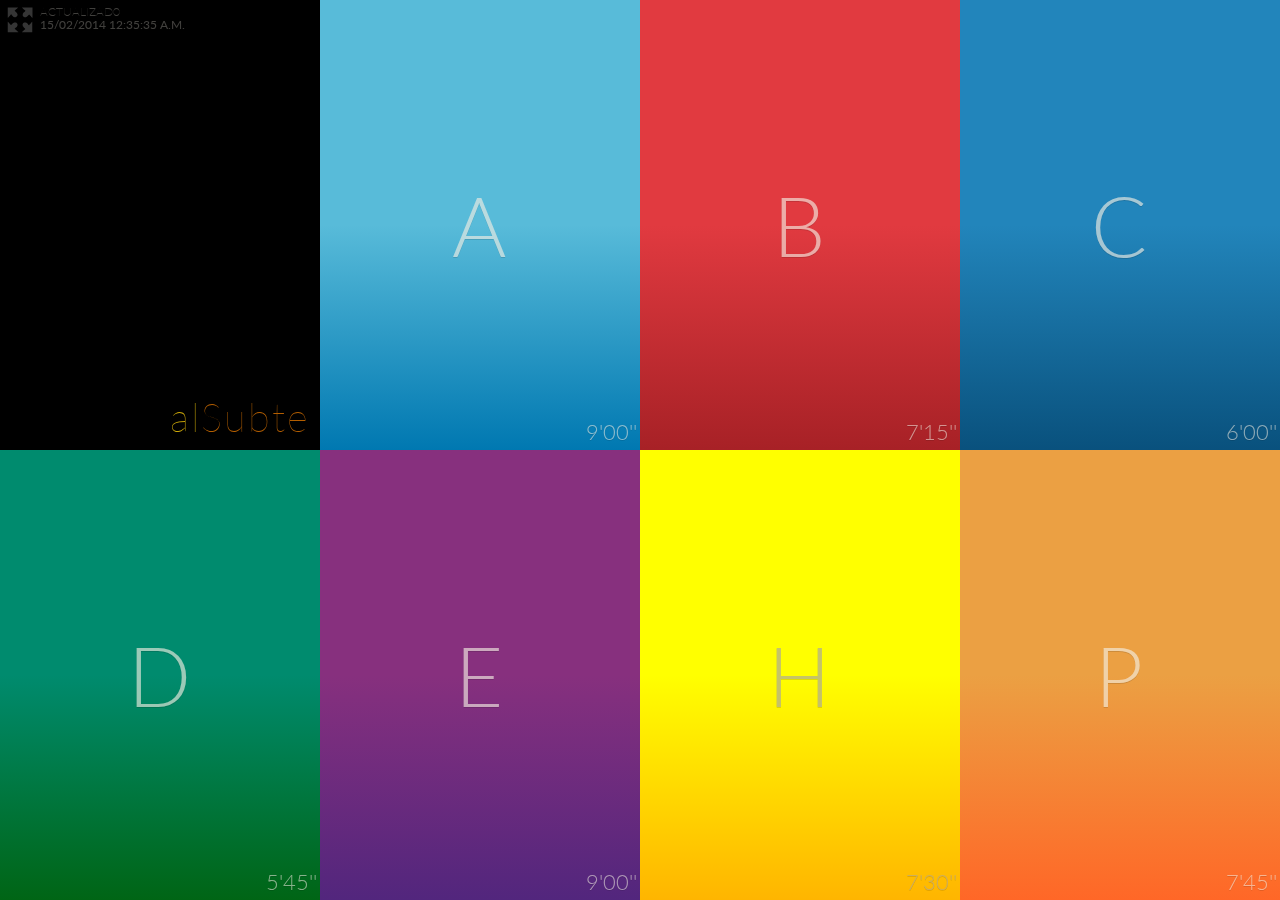
<file: alsubte/inde x.html>
<!DOCTYPE html>
<html lang="es" manifest="alsubte.manifest">
	<head>
		<!-- <meta http-equiv="refresh" content="300"> -->
		<meta name="apple-mobile-web-app-capable" content="yes">
		<meta name="apple-mobile-web-app-status-bar-style" content="black-translucent">
		<meta http-equiv="X-UA-Compatible" content="IE=edge,chrome=1"> 
		<meta name="viewport" content="width=device-width, initial-scale=1.0, maximum-scale=1.0, user-scalable=no" /> 
		<title>alSubte</title>
		<meta name="description" content="Estado del Subte de la Ciudad de Buenos Aires" />
		<meta name="keywords" content="estado del subte, buenos aires" />
		<meta name="author" content="Walter Javier Franck" />
		<link rel="shortcut icon" sizes="196x196" href="images/logo.png"> 
		<link rel="icon" type="image/png" href="images/logo.png" />
		<link rel="apple-touch-startup-image" href="images/logo.png">
		<link rel="apple-touch-icon" href="images/logo.png">
		<link rel="apple-touch-precomposed" href="images/logo.png">
		<link rel="stylesheet" type="text/css" href="stylesheets/component.css" />
	    <script src="javascripts/modernizr.custom.js"></script>
	    
	</head>
	<body onload="cambiaHoras()">
		<div id="fullscreen" class="container">
		<div id="fullscreenButton" class="fullscreen">
			<div id="horaactualizacion" class="horaactualizacion"></b></div>
		</div>
			<div id="bl-main" class="bl-main">
				<section>
					<div class="bl-box">
						<div id="estadoTotalImg" class="status"></div>
						<linea id="estadoTotalLeyenda" class="bl-box estadoTotalLeyenda"></linea>
						<div class="logo">al<bb>Subte</bb></div>
					</div>
					<div class="bl-content">
						<h2>Acerca de <nada class="logo2">al<bb>Subte</bb></nada></h2>
						<div class="article">
							<p>La p�gina la hice en vacaciones para escribir algo de c�digo.</p>
							<p>A�n est� en desarrollo y tengo mil cosas pendientes que de a poco voy a integrar. (tu opini�n es bienvenida)</p>
							<p>
								<a href="http://www.twitter.com/wfranck"><strong>@wfranck</strong></a>
							</p>
						</div>
					</div>
					<span class="bl-icon bl-icon-close"></span>
				</section>
				<section id="bl-work-section">
					<div class="bl-box">
						<div id="frecuenciaLineaA" class="frecuencia"></div>
						<h1 id="boxLineaA" class="bl-icon">
							<linea id="letraLineaA" class="bl-box">A</linea>
						</h1><!--linea info message-->
					</div>
					
					<div class="bl-content">
						<!--<div class="flechaizq"></div>
						<div class="flechader"></div>-->
						<div class="cajaCabecera">
							<div class="entrecabecerasnum">26'</div>
							<div class="entrecabecerasdesc">VIAJE ENTRE<br>CABECERAS</div>
						</div>
						<div class="cajaPromedio">
							<div id="ultimotrenASale" class="promedionum"></div>
							<div class="promediodesc">�ltimo Tren<br>a San Pedrito</div>
						</div>
						<div class="cajaUltimoTren">
							<div id="ultimotrenAEntra" class="ultimotrennum">22:56</div>
							<div class="ultimotrendesc">�ltimo Tren<br>a Plaza de Mayo</div>
						</div>
						<div class="cajaLinea">
							<div class="linea">
								<div class="tituloLinea">L�nea</div>
								A								
							</div>
						</div>
						<div class="cajaEstado">
							<div id="estadoA" class="estado">Servicio Normal</div>
							<div id="descA" class="descestado"></div>
						</div>
						<ul id="bl-work-items" class="mas">
							<li data-panel="panel-A"></li>
						</ul>						
					</div>					

					<span class="bl-icon bl-icon-close"></span>
					
				</section>
				<section id="bl-work-section">
					<div class="bl-box">
						<div id="frecuenciaLineaB" class="frecuencia"></div>
						<h1 id="boxLineaB" class="bl-icon ">
							<linea id="letraLineaB" class="bl-box">B</linea>
						</h1><!--linea info message-->
					</div>
					
					<div class="bl-content">
						<!--<div class="flechaizq"></div>
						<div class="flechader"></div>-->
						<div class="cajaCabecera">
							<div class="entrecabecerasnum">27'</div>
							<div class="entrecabecerasdesc">VIAJE ENTRE<br>CABECERAS</div>
						</div>
						<div class="cajaPromedio">
							<div id="ultimotrenBSale" class="promedionum">22:21</div>
							<div class="promediodesc">�ltimo Tren<br>a J.M. de Rosas</div>
						</div>
						<div class="cajaUltimoTren">
							<div id="ultimotrenBEntra" class="ultimotrennum">22:49</div>
							<div class="ultimotrendesc">�ltimo Tren<br>a L.N. Alem</div>
						</div>
						<div class="cajaLinea">
							<div class="linea">
								<div class="tituloLinea">L�nea</div>
								B								
							</div>
						</div>
						<div class="cajaEstado">
							<div id="estadoB" class="estado">Servicio Normal</div>
							<div id="descB" class="descestado"></div>
						</div>
						<ul id="bl-work-items" class="mas">
							<li data-panel="panel-B"></li>
						</ul>						
					</div>					

					<span class="bl-icon bl-icon-close"></span>
					
				</section>
				<section id="bl-work-section">
					<div class="bl-box">
						<div id="frecuenciaLineaC" class="frecuencia"></div>
						<h1 id="boxLineaC" class="bl-icon">
							<linea id="letraLineaC" class="bl-box">C</linea>
						</h1><!--linea info message-->
					</div>
					
					<div class="bl-content">
						<!--<div class="flechaizq"></div>
						<div class="flechader"></div>-->
						<div class="cajaCabecera">
							<div class="entrecabecerasnum">13'</div>
							<div class="entrecabecerasdesc">VIAJE ENTRE<br>CABECERAS</div>
						</div>
						<div class="cajaPromedio">
							<div id="ultimotrenCSale" class="promedionum">22:45</div>
							<div class="promediodesc">�ltimo Tren<br>a Constituci�n</div>
						</div>
						<div class="cajaUltimoTren">
							<div id="ultimotrenCEntra" class="ultimotrennum">22:47</div>
							<div class="ultimotrendesc">�ltimo Tren<br>a Retiro</div>
						</div>
						<div class="cajaLinea">
							<div class="linea">
								<div class="tituloLinea">L�nea</div>
								C								
							</div>
						</div>
						<div class="cajaEstado">
							<div id="estadoC" class="estado">Servicio Normal</div>
							<div id="descC" class="descestado"></div>
						</div>
						<ul id="bl-work-items" class="mas">
							<li data-panel="panel-C"></li>
						</ul>						
					</div>					

					<span class="bl-icon bl-icon-close"></span>
					
				</section>
				<section id="bl-work-section">
					<div class="bl-box">
						<div id="frecuenciaLineaD" class="frecuencia"></div>
						<h1 id="boxLineaD" class="bl-icon"><!-- messagebr"> -->
							<linea id="letraLineaD" class="bl-box">D</linea>
						</h1><!--linea info message-->
					</div>
					
					<div class="bl-content">
						<!--<div class="flechaizq"></div>
						<div class="flechader"></div>-->
						<div class="cajaCabecera">
							<div class="entrecabecerasnum">26'</div>
							<div class="entrecabecerasdesc">VIAJE ENTRE<br>CABECERAS</div>
						</div>
						<div class="cajaPromedio">
							<div id="ultimotrenDSale" class="promedionum">22:24</div>
							<div class="promediodesc">�ltimo Tren<br>a C. de Tucum�n</div>
						</div>
						<div class="cajaUltimoTren">
							<div id="ultimotrenDEntra" class="ultimotrennum">22:51</div>
							<div class="ultimotrendesc">�ltimo Tren<br>a Catedral</div>
						</div>
						<div class="cajaLinea">
							<div class="linea">
								<div class="tituloLinea">L�nea</div>
								D								
							</div>
						</div>
						<div class="cajaEstado">
							<div id="estadoD" class="estado">Servicio Normal</div>
							<div id="descD" class="descestado"></div>
						</div>
						<ul id="bl-work-items" class="mas">
							<li data-panel="panel-D"></li>
						</ul>						
					</div>					

					<span class="bl-icon bl-icon-close"></span>
					
				</section>
				<section id="bl-work-section">
					<div class="bl-box">
						<div id="frecuenciaLineaE" class="frecuencia"></div>
						<h1 id="boxLineaE" class="bl-icon">
							<linea id="letraLineaE" class="bl-box">E</linea>
						</h1><!--linea info message-->
					</div>
					
					<div class="bl-content">
						<!--<div class="flechaizq"></div>
						<div class="flechader"></div>-->
						<div class="cajaCabecera">
							<div class="entrecabecerasnum">24'</div>
							<div class="entrecabecerasdesc">VIAJE ENTRE<br>CABECERAS</div>
						</div>
						<div class="cajaPromedio">
							<div id="ultimotrenESale" class="promedionum">22:27</div>
							<div class="promediodesc">�ltimo Tren<br>a Pza. de los Virreyes</div>
						</div>
						<div class="cajaUltimoTren">
							<div id="ultimotrenEEntra" class="ultimotrennum">22:59</div>
							<div class="ultimotrendesc">�ltimo Tren<br>a Bolivar</div>
						</div>
						<div class="cajaLinea">
							<div class="linea">
								<div class="tituloLinea">L�nea</div>
								E								
							</div>
						</div>
						<div class="cajaEstado">
							<div id="estadoE" class="estado">Servicio Normal</div>
							<div id="descE" class="descestado"></div>
						</div>
						<ul id="bl-work-items" class="mas">
							<li data-panel="panel-E"></li>
						</ul>						
					</div>					

					<span class="bl-icon bl-icon-close"></span>
					
				</section>
				<section id="bl-work-section">
					<div class="bl-box">
						<div id="frecuenciaLineaH" class="frecuencia frecuenciah"></div>
						<h1 id="boxLineaH" class="bl-icon bl-icon-h">
							<linea id="letraLineaH" class="bl-box">H</linea>
						</h1><!--linea info message-->
					</div>
					
					<div class="bl-content">
						<!--<div class="flechaizq"></div>
						<div class="flechader"></div>-->
						<div class="cajaCabecera">
							<div class="entrecabecerasnum">13'</div>
							<div class="entrecabecerasdesc">VIAJE ENTRE<br>CABECERAS</div>
						</div>
						<div class="cajaPromedio">
							<div id="ultimotrenHSale" class="promedionum">23:06</div>
							<div class="promediodesc">�ltimo Tren<br>a Hospitales</div>
						</div>
						<div class="cajaUltimoTren">
							<div id="ultimotrenHEntra" class="ultimotrennum">23:02</div>
							<div class="ultimotrendesc">�ltimo Tren<br>a Corrientes</div>
						</div>
						<div class="cajaLinea">
							<div class="linea">
								<div class="tituloLinea">L�nea</div>
								H								
							</div>
						</div>
						<div class="cajaEstado">
							<div id="estadoH" class="estado">Servicio Normal</div>
							<div id="descH" class="descestado"></div>
						</div>
						<ul id="bl-work-items" class="mas">
							<li data-panel="panel-H"></li>
						</ul>						
					</div>					

					<span class="bl-icon bl-icon-close"></span>
					
				</section>				
				<section id="bl-work-section">
					<div class="bl-box">
						<div id="frecuenciaLineaP" class="frecuencia"></div>
						<h1 id="boxLineaP" class="bl-icon">
							<linea id="letraLineaP" class="bl-box">P</linea>
						</h1><!--linea info message-->
					</div>
					
					<div class="bl-content">
						<!--<div class="flechaizq"></div>
						<div class="flechader"></div>-->
						<div class="cajaCabecera">
							<div class="entrecabecerasnum">27'</div>
							<div class="entrecabecerasdesc">VIAJE ENTRE<br>CABECERAS</div>
						</div>
						<div class="cajaPromedio">
							<div id="ultimotrenPPSale" class="promedionum">20:56</div>
							<div class="promediodesc">�ltimo Tren<br>a Int. Saguier</div>
						</div>
						<div class="cajaUltimoTren">
							<div id="ultimotrenPPEntra" class="ultimotrennum">21:23</div>
							<div class="ultimotrendesc">�ltimo Tren<br>a Gral. Savio</div>
						</div>
						<div class="cajaLinea">
							<div class="linea">
								<div class="tituloLinea">L�nea</div>
								P								
							</div>
						</div>
						<div class="cajaEstado">
							<div id="estadoP" class="estado">Servicio Normal</div>
							<div id="descP" class="descestado"></div>
						</div>
						<ul id="bl-work-items" class="mas">
							<li data-panel="panel-P"></li>
						</ul>						
					</div>					

					<span class="bl-icon bl-icon-close"></span>
					
				</section>
				
				
				<!-- Panel items for the works -->
				
				
				
				<div class="bl-panel-items" id="bl-panel-work-items">
					<div class="panelA" data-panel="panel-A">
						<div>
								
								<h2 class="tituloDetalle">L�nea A</h2>
						        <div class="container">
									<div class="accordion">
										<div>
											<input id="estacionA1" name="accordion-1" type="checkbox"/>
											<label class="top lineaa" for="estacionA1">Plaza de Mayo</label>
											<div class="article ac-large">
												<p>
													<img class="infolinea infolineaIcono" src="images/banios.png"/>
													<img class="infolinea infolineaIcono" src="images/termconsulta.png"/>
												</p>
												<p></p>
												<p>Hip�lito Yrigoyen 300</p>
												<p>Esta estaci�n cabecera, de anden central, est� ubicada en el centro hist�rico de la Ciudad de Buenos Aires debajo de la plaza a la cual hace alusi�n su nombre.</p>
												<p>Fue inaugurada el 1 de diciembre de 1913. En marzo de 2013 fue restaurada y se realizaron murales conmemorativos de los 100 a�os del subte en la Ciudad. Las obras, de Mart�n Ron y Tri�ngulo Dorado, reflejan la conformaci�n de la patria y las bases de justicia sobre la cual fue fundada.</p>
											</div>
										</div>
										
										<div>
											<input id="estacionA2" name="accordion-1" type="checkbox"/>
											<label for="estacionA2">Per�</label>
											<div class="article ac-large">
												<p>
													<img class="infolinea infolineaIcono" src="images/escalera.png"/>
													<img class="infolinea infolineaIcono" src="images/ascensor.png"/>
													<img class="infolinea infolineaIcono" src="images/termconsulta.png"/>
												</p>
												<p></p>
												<p>Av. de Mayo 500</p>
												<p>Esta estaci�n est� ubicada sobre la Avenida de Mayo, en el Barrio de Monserrat.</p>
												<p>Fue inaugurada el 1 de diciembre de 2013 y en 1997 fue declarada monumento hist�rico nacional. La estaci�n est� ornamentada con una galer�a de arte, una exposici�n fotogr�fica de la construcci�n del subterr�neo y un mural. El Mundo seg�n Mafalda, dedicado a la c�lebre historieta de Quino. En marzo de 2013 fue restaurado buscando preservar su estructura y dise�o original.</p>
											</div>
										</div>
										
										<div>
											<input id="estacionA3" name="accordion-1" type="checkbox"/>
											<label for="estacionA3">Piedras</label>
											<div class="article ac-large">
												<p>
													<img class="infolinea infolineaIcono" src="images/escalera.png"/>
												</p>
												<p></p>
												<p>Av. de Mayo 900</p>
												<p>Esta estaci�n est� ubicada en la zona c�ntrica de la Ciudad sobre la Avenida de Mayo, intersecci�n con calle Piedras.</p>
												<p>Fue inaugurada el 1 de diciembre de 1913 y en 1997 fue declarada monumento hist�rico nacional. En marzo de 2013 la estaci�n fue ornamentada. Cuenta con 12 fotograf�as intervenidas por e arquitecto y pintor Miguel D'Arienzo.</p>
											</div>
										</div>
										
										<div>
											<input id="estacionA4" name="accordion-1" type="checkbox"/>
											<label for="estacionA4">Lima</label>
											<div class="article ac-large">
												<p>
													<img class="infolinea infolineaIcono" src="images/escalera.png"/>
													<img class="infolinea infolineaIcono" src="images/termconsulta.png"/>
												</p>
												<p></p>
												<p>Av. de Mayo 1101</p>
												<p>Esta estaci�n est� ubicada sobre la Avenida de Mayo, a pocos metros de la Avenida 9 de Julio y al Obelisco.</p>
												<p>Fue inaugurada el 1 de diciembre de 1913 y en 1997 fue declarada monumento hist�rico nacional. La estacion est� ornamentada con un mural cer�mico, Gente de Buenos Aires, de Horacio Altuna y otro, M�sicos de Buenos Aires, de Hermenegildo S�bat. En marzo de 2013, la estaci�n fue restaurada en su totalidad y se sumaron 10 obras en el and�n del artista Gustavo Godoy.</p>
											</div>
										</div>
										
										<div>
											<input id="estacionA5" name="accordion-1" type="checkbox"/>
											<label for="estacionA5">S�enz Pe�a</label>
											<div class="article ac-large">
												<p>
													<img class="infolinea infolineaIcono" src="images/escalera.png"/>
												</p>
												<p></p>
												<p>Av. de Mayo 1400</p>
												<p>Esta estaci�n est� ubicada en Avenida de Mayo y S�enz Pe�a, a metros de la Plaza Lorea y la Plaza Mariano Moreno.</p>
												<p>Fue bautizada en honor al d�cimo segundo presidente de la Rep�blica Argentina y en 1997 fue declarada monumento hist�rico nacional. En marzo de 2013, la estaci�n fue restaurada en su totalidad y se colocaron 16 obras de estilo pop de la renombrada artista Marta Minuj�n.</p>
											</div>
										</div>
										
										<div>
											<input id="estacionA6" name="accordion-1" type="checkbox"/>
											<label for="estacionA6">Congreso</label>
											<div class="article ac-large">
												<p>
													<img class="infolinea infolineaIcono" src="images/escalera.png"/>
													<img class="infolinea infolineaIcono" src="images/ascensor.png"/>
												</p>
												<p></p>
												<p>Av. Rivadavia 1800</p>
												<p>Esta estaci�n est� ubicada sobre la Avenida Rivadavia, en el Barrio de Balvanera. Fue Nombrada en honor al Congreso de la Naci�n Argentina. ubicado en las inmediaciones.</p>
												<p>Fue inaugurada el 1 de diciembre de 1913 y en 1997 fue declarada monumento hist�rico nacional. La estaci�n cuenta con una vitrina en homenaje al Congreso de la Naci�n y un mural cer�mico, El Nacimiento de la Patria, del artista Carlos Nine.</p>
											</div>
										</div>
										
										<div>
											<input id="estacionA7" name="accordion-1" type="checkbox"/>
											<label for="estacionA7">Pasco</label>
											<div class="article ac-large">
												<p>Av. Rivadavia 2200</p>
												<p>Esta estaci�n est� ubicada sobre la Avenida Rivadavia en la intersecci�n con calle Pasco, en el Barrio de Balvanera.</p>
												<p>Fue inaugurada el 1 de diciembre de 1913 y en 1997 fue declarada monumento hist�rico nacional. La estaci�n cuenta con una particularidad: el tren s�lo se detiene ah� cuando viaja en direcci�n a Plaza de Mayo ya que el and�n sur fue clausurado en 1951; despertando una serie de mitos y leyendas urbanas.</p>
											</div>
										</div>
										
										<div>
											<input id="estacionA8" name="accordion-1" type="checkbox"/>
											<label for="estacionA8">Alberti</label>
											<div class="article ac-large">
												<p>Av. Rivadavia 2400</p>
												<p>Esta estaci�n est� ubicada sobre la Avenida Rivadavia en la intersecci�n con la calle Alberti, en el Barrio de Balvanera.</p>
												<p>Fue inaugurada el 1 de diciembre de 1913 y en 1997 fue declarada monumento hist�rico nacional. La estaci�n cuenta con una particularidad: el tren solo se detiene all� cuando viaja en direcci�n a Carabobo; ya que el and�n norte fue clausurado en 1951.</p>
											</div>
										</div>
										
										<div>
											<input id="estacionA9" name="accordion-1" type="checkbox"/>
											<label for="estacionA9">Plaza Miserere</label>
											<div class="article ac-large">
												<p>
													<img class="infolinea infolineaIcono" src="images/escalera.png"/>
													<img class="infolinea infolineaIcono" src="images/banios.png"/>
													<img class="infolinea infolineaIcono" src="images/termconsulta.png"/>
												</p>
												<p></p>
												<p>Av. PueyrRed�n 2100</p>
												<p>Ubicada en la intersecci�n de las Avenidas Rivadavia y Pueyrred�n.</p>
												<p>Fue inaugurada inaugurada el 1 de diciembre de 1913  y en 1997 fue declarada monumento hist�rico nacional. En marzo de 2013 la estaci�n fue restaurada en su totalidad y se llevaron a cabo distintas intervenciones art�sticas. En el vest�bulo central, se puede aprecia la fachada original 11 de septiembre.</p>
											</div>
										</div>
										
										<div>
											<input id="estacionA10" name="accordion-1" type="checkbox"/>
											<label for="estacionA10">Loria</label>
											<div class="article ac-large">
												<p>
													<img class="infolinea infolineaIcono" src="images/escalera.png"/>
													<img class="infolinea infolineaIcono" src="images/ascensor.png"/>
												</p>
												<p></p>
												<p>Av. Rivadavia 3400</p>
												<p>Ubicada sobre la Avenida Rivadavia en la intersecci�n con la calle S�nchez de Loria, en el Barrio de Balvanera.</p>
												<p>Fue inaugurada el 1 de abril de 1914, siendo este el segundo tramo de la L�nea A. La estaci�n fue restaurada en su totalidad en marzo de 2013 y se incorporaron fotograf�as que detallan el avance de las obras m�s recientes de la red.</p>
											</div>
										</div>
										
										<div>
											<input id="estacionA11" name="accordion-1" type="checkbox"/>
											<label for="estacionA11">Castro Barros</label>
											<div class="article ac-large">
												<p>
													<img class="infolinea infolineaIcono" src="images/escalera.png"/>
													<img class="infolinea infolineaIcono" src="images/ascensor.png"/>
												</p>
												<p></p>
												<p>Av. Rivadavia 3900</p>
												<p>Esta estaci�n est� ubicada sobre la Avenida Rivadavia, una de las principales arterias de la Ciudad, en el Barrio de Almagro.</p>
												<p>Fue inaugurada el 1 de abril de 1914, siendo este el segundo tramo de la L�nea A. La estaci�n fue restaurada en su totalidad en marzo de 2013 y se incorporaron murales de Julio Lavall�n con la tem�tica del boxeo, por la cercan�a de la estaci�n a la Federaci�n Argentina de Boxeo.</p>
											</div>
										</div>
										
										<div>
											<input id="estacionA12" name="accordion-1" type="checkbox"/>
											<label for="estacionA12">R�o de Janeiro</label>
											<div class="article ac-large">
												<p>Av. Rivadavia 4500</p>
												<p>Esta estaci�n est� ubicada sobre Avenida Rivadavia en la intersecci�n con la calle R�o de Janeiro, en el L�mite de los Barrios de  Caballito y Almagro.</p>
												<p>Fue inaugurada el 1 de abril de 1914, siendo este el segundo tramo de la l�nea A. La estaci�n fue restaurada en su totalidad en marzo de 2013 y se colocaron 10 obras del artista Quinquela Mart�n.</p>
											</div>
										</div>
										
										<div>
											<input id="estacionA13" name="accordion-1" type="checkbox"/>
											<label for="estacionA13">Acoyte</label>
											<div class="article ac-large">
												<p>
													<img class="infolinea infolineaIcono" src="images/escalera.png"/>
													<img class="infolinea infolineaIcono" src="images/ascensor.png"/>
												</p>
												<p></p>
												<p>Av. Rivadavia 5000</p>
												<p>Ubicada a metros del Parque Rivadavia, en el Barrio de Caballito.</p>
												<p>Fue inaugurada en julio de 1914, dando inicio al tercer tramo de la l�nea A. La estaci�n fue restaurada en marzo de 2013 y se incorporaron 16 obras del artista Claudio Gallina con la tem�tica de la educaci�n en referencia a las escuelas ubicadas en sus cercan�as.</p>
											</div>
										</div>
										
										<div>
											<input id="estacionA14" name="accordion-1" type="checkbox"/>
											<label for="estacionA14">Primera Junta</label>
											<div class="article ac-large">
												<p>
													<img class="infolinea infolineaIcono" src="images/escalera.png"/>
													<img class="infolinea infolineaIcono" src="images/ascensor.png"/>
													<img class="infolinea infolineaIcono" src="images/banios.png"/>
													<img class="infolinea infolineaIcono" src="images/termconsulta.png"/>
												</p>
												<p></p>
												<p>Av. Rivadavia 5300</p>
												<p>La estaci�n de 2 plataformas centrales est� ubicada en la Avenida Rivadavia, en la intersecci�n con la calle Del Barco Dentenera, en el Barrio de Caballito. El nombre de la estaci�n homenajea al primer gobierno patrio surgido despu�s de la Revoluci�n de Mayo.</p>
												<p>Fue inaugurada en julio de 1914 dando inicio al tercer tramo de la L�nea A. La estaci�n fue restaurada en marzo de 2013 cuando se colocaron los espejos para trabajar sobre la concientizaci�n de los usuarios sobre el cuidado del transporte y los espacios p�blicos.</p>
											</div>
										</div>
										
										<div>
											<input id="estacionA15" name="accordion-1" type="checkbox"/>
											<label for="estacionA15">Puan</label>
											<div class="article ac-large">
												<p>
													<img class="infolinea infolineaIcono" src="images/escalera.png"/>
													<img class="infolinea infolineaIcono" src="images/ascensor.png"/>
													<img class="infolinea infolineaIcono" src="images/banios.png"/>
												</p>
												<p></p>
												<p>Av. Rivadavia 5900</p>
												<p>La estaci�n est� emplazada debajo de la intersecci�n de la Avenida Rivadavia y calle Puan, en el Barrio de Caballito.</p>
												<p>Fue inaugurada en diciembre de 2008. La estaci�n cuenta con un dise�o moderno con un vest�bulo intermedio y obras de street art en sus t�mpanos, como una nueva representaci�n de la cultura e imaginario porte�o.</p>
											</div>
										</div>
										
										<div>
											<input id="estacionA16" name="accordion-1" type="checkbox"/>
											<label for="estacionA16">Carabobo</label>
											<div class="article ac-large">
												<p>
													<img class="infolinea infolineaIcono" src="images/escalera.png"/>
													<img class="infolinea infolineaIcono" src="images/ascensor.png"/>
												</p>
												<p></p>
												<p>Av. Rivadavia 6300</p>
												<p>La estaci�n terminal est� emplazada debajo de la intersecci�n de la Avenida Rivadavia y la calle Carabobo, en el barrio de Flores.</p>
												<p>Fue inaugurada en diciembre de 2008. La estaci�n cuenta con un dise�o moderno con un vest�bulo intermedio y obras de street art en sus t�mpanos, como una nueva representaci�n de la cultura e imaginario porte�o.</p>
											</div>
										</div>
										
										<div>
											<input id="estacionA17" name="accordion-1" type="checkbox"/>
											<label for="estacionA17">San Jos� de Flores</label>
											<div class="article ac-large">
												<p>
													<img class="infolinea infolineaIcono" src="images/escalera.png"/>
													<img class="infolinea infolineaIcono" src="images/ascensor.png"/>
													<img class="infolinea infolineaIcono" src="images/banios.png"/>
													<img class="infolinea infolineaIcono" src="images/termconsulta.png"/>
												</p>
												<p></p>
												<p>Av. Rivadavia 6950</p>
												<p>Emplazada debajo debajo de la intersecci�n de la Avenida Rivadavia y la calle Gral. Jos� G. Artigas en el barrio de Flores. La estaci�n cuenta con un dise�o moderno: un vest�bulo intermedio donde se encuentran las boleter�as y antenas laterales de 110 metros.</p>
												<p>Fue inaugurada en agosto de 2013. La estaci�n tiene obras de Guillermo Roux, considerado una est�tica cultural hist�rica y un desarrollo tem�tico vinculado con la vida del barrio de Flores, desde su fundaci�n hasta el bicentenario.</p>
											</div>
										</div>
										
										<div>
											<input id="estacionA18" name="accordion-1" type="checkbox"/>
											<label class="bottom" for="estacionA18">San Pedrito</label>
											<div class="article ac-large bottom">
												<p>
													<img class="infolinea infolineaIcono" src="images/escalera.png"/>
													<img class="infolinea infolineaIcono" src="images/ascensor.png"/>
													<img class="infolinea infolineaIcono" src="images/banios.png"/>
													<img class="infolinea infolineaIcono" src="images/termconsulta.png"/>
												</p>
												<p></p>
												<p>Av. Rivadavia 7450</p>
												<p>Emplazada debajo cela interseccieon de las avenidas Rivadavia y Nazca, en el barrio de Flores. La estaci�n cuenta con un dise�o moderno: un vest�bulo intermedio donde se encuentran las boleter�as y antenas laterales de 110 metros.</p>
												<p>Fue inaugurada en agosto de 2013. La estaci�n tiene una reproducci�n de la obra Luna con Corona Blanca del artista Eugenio Cuttica y 4 Retratos de personajes representativos del barrio.</p>
											</div>
										</div>
																		
									</div>
						        </div>
					
						</div>
					</div>
					
					
					<div class="panelB" data-panel="panel-B">
						<div>
								
								<h2 class="tituloDetalle">L�nea B</h2>
						        <div class="container">
									<div class="accordion">
										<div>
											<input id="estacionB1" name="accordion-1" type="checkbox"/>
											<label class="top" for="estacionB1">Leandro N. Alem</label>
											<div class="article ac-large">
												<p>
													<img class="infolinea infolineaIcono" src="images/escalera.png"/>
													<img class="infolinea infolineaIcono" src="images/banios.png"/>
												</p>
												<p></p>
												<p>Av. Corrientes 200</p>
												<p>Esta estaci�n cabecera, de and�n central est� ubicada en Av. Corrientes y Av. Leandro N. Alem, dentro de los l�mites del Barrio San Nicol�s y a metros del Palacio de Correos.</p>
												<p>Fue inaugurada el 1 de diciembre de 1931. En marzo de 2013 la estaci�n fue restaurada y se realizaron trabajos para su puesta en valor.</p>
											</div>
										</div>
										
										<div>
											<input id="estacionB2" name="accordion-1" type="checkbox"/>
											<label for="estacionB2">Florida</label>
											<div class="article ac-large">
												<p>
													<img class="infolinea infolineaIcono" src="images/escalera.png"/>
													<img class="infolinea infolineaIcono" src="images/banios.png"/>
												</p>
												<p></p>
												<p>Av. Corrientes 500</p>
												<p>Ubicada en Av. Corrientes y calle Florida, en el Barrio porte�o de San Nicol�s, a pocos metros de la peatonal Florida.</p>
												<p>Fue inaugurada el 15 de diciembre de 1931. En el anden se encuentra el mural de Mariano Imposti Indart de 1998, dedicado a la c�lebre historieta argentina de Patoruz�.</p>
											</div>
										</div>
										
										<div>
											<input id="estacionB3" name="accordion-1" type="checkbox"/>
											<label for="estacionB3">Carlos Pellegrini</label>
											<div class="article ac-large">
												<p>
													<img class="infolinea infolineaIcono" src="images/escalera.png"/>
												</p>
												<p></p>
												<p>Av. Corrientes 900</p>
												<p>Ubicada en Av. Corrientes y calle Carlos Pellegrini, en Barrio de San Nicol�s, a pocos metros del Obelisco y del Teatro Col�n.</p>
												<p>Fue inaugurada el 22 de junio de 1931. En el entrepiso se puede apreciar un bajo relieve en homenaje a Federico Lacroze y un mural cer�mico de Pablo Siquier, inspirado en conceptos geom�tricos. La estaci�n es parte del llamado nodo obelisco.</p>
											</div>
										</div>
										
										<div>
											<input id="estacionB4" name="accordion-1" type="checkbox"/>
											<label for="estacionB4">Uruguay</label>
											<div class="article ac-large">
												<p>
													<img class="infolinea infolineaIcono" src="images/escalera.png"/>
													<img class="infolinea infolineaIcono" src="images/ascensor.png"/>
													<img class="infolinea infolineaIcono" src="images/banios.png"/>
												</p>
												<p></p>
												<p>Av. Corrientes 1400</p>
												<p>Esta estaci�n est� ubicada en Av. Corrientes y la calle Utuguay, en el Barrio de San Nicol�s, a pocos metros del Teatro Gral San Mart�n.</p>
												<p>Fue inaugurada el 22 de junio de 1931. El 22 de diciembre de 2003 se convirti� en la primer estaci�n tem�tica de la red de subtes dedicando su decoraci�n al cine argentino y su historia. El and�n norte est� ornamentado con un mural de Francisco Solano L�pez y Francisco Breccia, recordando la obra del Eternauta y murales con los personajes inodoro Pereyra y Mendieta, de Roberto Fontanarrosa. En el and�n sur se encuentra una obra del humorista Cristobal Reynoso.</p>
											</div>
										</div>
										
										<div>
											<input id="estacionB5" name="accordion-1" type="checkbox"/>
											<label for="estacionB5">Callao</label>
											<div class="article ac-large">
												<p>
													<img class="infolinea infolineaIcono" src="images/escalera.png"/>
													<img class="infolinea infolineaIcono" src="images/ascensor.png"/>
													<img class="infolinea infolineaIcono" src="images/banios.png"/>
												</p>
												<p></p>
												<p>Av. Corrientes 1800</p>
												<p>Esta estaci�n est� ubicada en Av. Corrientes y la Avenida Callao, en el Barrio Balvanera a 500 metros del Palacio de Aguas Corrientes.</p>
												<p>Fue inaugurado el 17 de octubre de 1930. La estaci�n cuenta en su and�n sur con 2 murales de 1991; Desolaci�n y Amor, de Daniel Kaplan y, Altar Porte�o de Hector Meana. El and�n norte tiene, adem�s, una obra de Tom�s Fracchia, El Enigma del Espacio y del Tiempo.</p>
											</div>
										</div>
										
										<div>
											<input id="estacionB6" name="accordion-1" type="checkbox"/>
											<label for="estacionB6">Pasteur</label>
											<div class="article ac-large">
												<p>
													<img class="infolinea infolineaIcono" src="images/escalera.png"/>
													<img class="infolinea infolineaIcono" src="images/banios.png"/>
												</p>
												<p></p>
												<p>Av. Corrientes 2300</p>
												<p>Esta estaci�n est� ubicada en Av. Corrientes y la calle Pasteur, en el Barrio de Balvanera a 600 metros de la Estaci�n Facultad de Medicina de la L�nea D.</p>
												<p>Fue inaugurada el 17 de octubre de 1930 como parte del tramo Federico Lacroze - Callao.</p>
											</div>
										</div>
										
										<div>
											<input id="estacionB7" name="accordion-1" type="checkbox"/>
											<label for="estacionB7">Pueyrred�n</label>
											<div class="article ac-large">
												<p>
													<img class="infolinea infolineaIcono" src="images/escalera.png"/>
													<img class="infolinea infolineaIcono" src="images/banios.png"/>
												</p>
												<p></p>
												<p>Av. Corrientes 2700</p>
												<p>Ubicada en las intersecciones de las Avenidas Corrientes y Avenida Pueyrred�n, en el Barrio de Balvanera.</p>
												<p>Fue inaugurada el 22 de junio de 1931. En el and�n sur cuenta con tres murales. Los Elementos, de Juan Doffo, Santuario de Germ�n Gargano y Subcielo de Buenos Aires de Ernesto Pesce.</p>
											</div>
										</div>
										
										<div>
											<input id="estacionB8" name="accordion-1" type="checkbox"/>
											<label for="estacionB8">Carlos Gardel</label>
											<div class="article ac-large">
												<p>
													<img class="infolinea infolineaIcono" src="images/escalera.png"/>
												</p>
												<p></p>
												<p>Av. Corrientes 3300</p>
												<p>Ubicada en Av. Corrientes y calle Ag�ero, dentro de la zona conocida como Abasto.</p>
												<p>Fue inaugurada el 17 de octubre de 1930 con el nombre de Ag�ero que luego fue modificada en nombre al c�lebre cantante de tango Carlos Gardel. La estaci�n cuenta con 2 murales de la ceramista, Ingeborn Ringer con dise�o de Carlos Paez Villar� y un filete realizado por Le�n Untroib. El entrepiso est� ornamentado tambi�n con obras de L. Pestchanker.</p>
											</div>
										</div>
										
										<div>
											<input id="estacionB9" name="accordion-1" type="checkbox"/>
											<label for="estacionB9">Medrano</label>
											<div class="article ac-large">
												<p>
													<img class="infolinea infolineaIcono" src="images/escalera.png"/>
												</p>
												<p></p>
												<p>Av. Corrientes 3900</p>
												<p>Ubicada en la intersecci�n de las Avenidas Corrientes y Medrano, en el Barrio de Almagro, pr�xima a la plaza.</p>
												<p>Fue inaugurada el 17 de octubre de 1930. El and�n norte est� decorado con un mural de Ricardo Roux y la obra de L. Wells.</p>
											</div>
										</div>
										
										<div>
											<input id="estacionB10" name="accordion-1" type="checkbox"/>
											<label for="estacionB10">Angel Gallardo</label>
											<div class="article ac-large">
												<p>
													<img class="infolinea infolineaIcono" src="images/escalera.png"/>
												</p>
												<p></p>
												<p>Av. Corrientes 4600</p>
												<p>Ubicada en la intersecci�n de las Avenidas Corrientes y �ngel Gallardo, en el Barrio de Almagro, cerca del Parque Centenario y del Museo Argentino de Ciencias Naturales.</p>
												<p>Fue inaugurada el 17 de octubre de 1930. La estaci�n est� ornamentada con 3 murales: un d�ptico conformado con dos murales de Marcia Schvartz y un mural de Margarita Pakza denominado Flores de mi pa�s.</p>
											</div>
										</div>
										
										<div>
											<input id="estacionB11" name="accordion-1" type="checkbox"/>
											<label for="estacionB11">Malabia</label>
											<div class="article ac-large">
												<p>
													<img class="infolinea infolineaIcono" src="images/escalera.png"/>
												</p>
												<p></p>
												<p>Av. Corrientes 5200</p>
												<p>Ubicada en la intersecci�n de las Avenidas Corrientes y calle Malabia, en el Barrio de Villa Crespo. En 2010 se incorpor� el nombre Osvaldo Pugliese en honor al artista tangueo nacido en el Barrio.</p>
												<p>Fue inaugurada le 17 de octubre de 1930. En el and�n sur se encuentra el mural de la artista Luz Zorraquin, llamado Metamorfosis: de flor a tomillo.</p>
											</div>
										</div>
										
										<div>
											<input id="estacionB12" name="accordion-1" type="checkbox"/>
											<label for="estacionB12">Dorrego</label>
											<div class="article ac-large">
												<p>
													<img class="infolinea infolineaIcono" src="images/escalera.png"/>
												</p>
												<p></p>
												<p>Av. Corrientes 6000</p>
												<pLa estaci�n est� ubicada en la intersecci�n de las Avenidas Corrientes y Dorrego, en el Barrio de Chacarita.</p>
												<p>Fue inaugurada el 17 de octubre de 1930. La estaci�n fue decorada con 4 murales. En el and�n norte se encuentra la obra de Mildred Burton y al and�n sur lo decoran murales de Roberto Scarfidi, Jos� Mar�a Caceres y Juan Jos� Cambre.</p>
											</div>
										</div>
										
										<div>
											<input id="estacionB13" name="accordion-1" type="checkbox"/>
											<label for="estacionB13">Federico Lacroze</label>
											<div class="article ac-large">
												<p>
													<img class="infolinea infolineaIcono" src="images/escalera.png"/>
													<img class="infolinea infolineaIcono" src="images/banios.png"/>
												</p>
												<p></p>
												<p>Av. Corrientes 6800</p>
												<p>Ubicada en la intersecci�n de las Avenidas Corrientes y Federico Lacroze, en las cercan�as del Cementerio de Chacarita.</p>
												<p>Fue inaugurada el 17 de octubre de 1930. Posee en el and�n sur el mural El Destino, de Gustavo Gr�nig, y una obra de Emma Gargiulo.</p>
											</div>
										</div>
										
										<div>
											<input id="estacionB14" name="accordion-1" type="checkbox"/>
											<label for="estacionB14">Tronador - Villa Ort�zar</label>
											<div class="article ac-large">
												<p>
													<img class="infolinea infolineaIcono" src="images/escalera.png"/>
													<img class="infolinea infolineaIcono" src="images/ascensor.png"/>
													<img class="infolinea infolineaIcono" src="images/banios.png"/>
												</p>
												<p></p>
												<p>Av. Triunivirato 3000</p>
												<p>Ubicada en el cruce de la Avenida Triunvirato con Tronador, en el barrio de Villa Ort�zar.</p>
												<p>Fue inaugurada el 9 de agosto de 2003. La decoraci�n, basada en vitrales de colores, retoma la historia del Barrio a trav�s de 18 obras de arte realizadas en el taller de Roberto Jos� Soler. En la estaci�n se exhiben tambi�n los restos de gliptodontes encontrados mientras se llevaba a cabo la excavaci�n del t�nel.</p>
											</div>
										</div>
										
										<div>
											<input id="estacionB15" name="accordion-1" type="checkbox"/>
											<label for="estacionB15">De los Incas - Parque Chas</label>
											<div class="article ac-large">
												<p>
													<img class="infolinea infolineaIcono" src="images/escalera.png"/>
													<img class="infolinea infolineaIcono" src="images/ascensor.png"/>
													<img class="infolinea infolineaIcono" src="images/banios.png"/>
												</p>
												<p></p>
												<p>Av. de los Incas 4200</p>
												<p>Ubicada en el cruce de la Avenida Triunvirato y la calle Echeverr�a, en el barrio de Villa Urquiza.</p>
												<p>Fue inaugurada el 26 de julio de 2013. La estaci�n cuenta con un dise�o moderno: amplios vest�bulos donde se encuentran las boleter�as, vest�bulos intermedios y and�n lateral. La estaci�n est� decorada con reproducciones de la artista Carolina Antoniadis.</p>
											</div>
										</div>
										
										<div>
											<input id="estacionB16" name="accordion-1" type="checkbox" class=""/>
											<label class="bottom" for="estacionB16">Juan Manuel de Rosas</label>
											<div class="article ac-large bottom">
												<p>
													<img class="infolinea infolineaIcono" src="images/escalera.png"/>
													<img class="infolinea infolineaIcono" src="images/ascensor.png"/>
													<img class="infolinea infolineaIcono" src="images/banios.png"/>
													<img class="infolinea infolineaIcono" src="images/termconsulta.png"/>
												</p>
												<p></p>
												<p>Roosevelt 5100</p>
												<p>La estaci�n terminal de la L�nea B est� ubicada en la Avenida Triunvirato entre las avenidas Monroe y Franklin D. Roosevelt, en el barrio de Villa Urquiza.</p>
												<p>Fue <a href="http://www.youtube.com/watch?v=cbnguXvF3QE">inaugurada el 26 de julio de 2013</a>. La estaci�n est� decorada en los vest�bulos con reproducciones de <a href="http://www.youtube.com/watch?v=JJh9Y97ajw4">obras</a> del artista Andr�s Waissan: Multitudes, La Alcantarrilla de Dios y La Cosecha. En el and�n y t�mpano, se colocaron obras originales de Julio Lavall�n: Tropillas sobre andenes y Encuentro de trompillas.</p>
											</div>
										</div>
																		
									</div>
						        </div>
					
						</div>

					</div>
					<div class="panelC" data-panel="panel-C">
						<div>
								
								<h2 class="tituloDetalle">L�nea C</h2>
						        <div class="container">
									<div class="accordion">
										<div>
											<input id="estacionC1" name="accordion-1" type="checkbox"/>
											<label class="top" for="estacionC1">Retiro</label>
											<div class="article ac-large">
												<p>
													<img class="infolinea infolineaIcono" src="images/escalera.png"/>
													<img class="infolinea infolineaIcono" src="images/banios.png"/>
												</p>
												<p></p>
												<p>Av. Dr. Jos� Ramos Mej�a 1400</p>
												<p>Estaci�n cabecera ubicada en Av. Dr. Jos� Ramos Mej�a y Gilardo Gilardi, en el Barrio de Retiro.</p>
												<p>Fue inaugurada el 6 de febrero de 1936. El vest�bulo se encuentra ornamentado con 3 murales de Fallieri: Las M�scaras, Gistorias del S�bado y Las Primeras Luces.</p>
											</div>
										</div>
										
										<div>
											<input id="estacionC2" name="accordion-1" type="checkbox"/>
											<label for="estacionC2">San Mart�n</label>
											<div class="article ac-large">
												<p>
													<img class="infolinea infolineaIcono" src="images/escalera.png"/>
												</p>
												<p></p>
												<p>Av. Santa Fe 800</p>
												<p>Est� ubicada entre la Avenida Santa Fe y Esmeralda, bajo la Plaza San Mart�n, en el Barrio de Retiro.</p>
												<p>Fue inaugurada el 17 de agosto de 1937 y fue declarada monumento hist�rico nacional en 1997. Posee 8 murales de cemente policromado realizados por el artista pl�stico Rodolfo Medina bajo la tem�tica de gesta sanmartiniana.</p>
											</div>
										</div>
										
										<div>
											<input id="estacionC3" name="accordion-1" type="checkbox"/>
											<label for="estacionC3">Lavalle</label>
											<div class="article ac-large">
												<p>
													<img class="infolinea infolineaIcono" src="images/escalera.png"/>
												</p>
												<p></p>
												<p>Esmeralda 500</p>
												<p>Ubicada entre las calles Lavalle y Esmeralda en el Barrio de San Nicol�s.</p>
												<p>Fue inaugurada el 6 de febrero de 1936 y fue declarada monumento hist�rico nacional en 1997. Posee 2 murales cer�micos en sus andenes laterales, basados en bocetos de Noel y Manuel Escasany, que pertenecen a la serie Paisajes de Espa�a.</p>
											</div>
										</div>
										
										<div>
											<input id="estacionC4" name="accordion-1" type="checkbox"/>
											<label for="estacionC4">Diagonal Norte</label>
											<div class="article ac-large">
												<p>
													<img class="infolinea infolineaIcono" src="images/escalera.png"/>
												</p>
												<p></p>
												<p>Sarmiento 800</p>
												<p>Ubicada en la avenida Roque S�enz Pe�a y Samiento, intersecci�n conocida como Diagonal Norte, a metros del Obelisco porte�o.</p>
												<p>Fue inaugurada el 9 de noviembre de 1934 y fue declarada monumento hist�rico nacional en 1997. Posee 2 murales cer�micos en sus andenes laterales, basados en bocetos de Noel y Manuel Escasany, que pertenecen a la serie Paisajes de Espa�a.</p>
											</div>
										</div>
										
										<div>
											<input id="estacionC5" name="accordion-1" type="checkbox"/>
											<label for="estacionC5">Avenida de Mayo</label>
											<div class="article ac-large">
												<p>
													<img class="infolinea infolineaIcono" src="images/escalera.png"/>
												</p>
												<p></p>
												<p>Av. de Mayo 900</p>
												<p>La estaci�n est� ubicada en la calle Bernardo de Irigoyen y Avenida de Mayo, en el Barrio de Monserrat.</p>
												<p>Fue inaugurada el 9 de noviembre de 1934 y declarada monumento hist�rico nacional en 1997. Posee 2 murales cer�micos: en el and�n Este, un boceto dibujado por Ignacio Zuloag; en el and�n Oeste, se encuentra el mural Espa�a Argentina MCMXXIV, de un boceto realizado por Fernando Alvarez Sotomayor.</p>
											</div>
										</div>
										
										<div>
											<input id="estacionC6" name="accordion-1" type="checkbox"/>
											<label for="estacionC6">Mariano Moreno</label>
											<div class="article ac-large">
												<p>
													<img class="infolinea infolineaIcono" src="images/escalera.png"/>
												</p>
												<p></p>
												<p>Bernardo de Irigoyen 300</p>
												<p>La estaci�n est� ubicada en la calle Bernardo de Irigoyen y Moreno, en el Barrio de Monserrat.</p>
												<p>Fue inaugurada el 9 de noviembre de 1934 y fue declarada monumento hist�rico nacional en 1997. Sus andenes laterales est�n ornamentados con murales cer�micos basados en bocetos de Noel y Manuel Escasany.</p>
											</div>
										</div>
										
										<div>
											<input id="estacionC7" name="accordion-1" type="checkbox"/>
											<label for="estacionC7">Independencia</label>
											<div class="article ac-large">
												<p>
													<img class="infolinea infolineaIcono" src="images/escalera.png"/>
												</p>
												<p></p>
												<p>Bernardo de Irigoyen 700</p>
												<p>Est� ubicada en la Avenida Independencia y la calle Bernardo de Irigoyen, en el Barrio de Constitutuci�n.</p>
												<p>Fue Inaugurada el 9 de noviembre de 1934 y fue declarada monumento hist�rico nacional en 1997. Sus andenes laterales est�n ornamentados con murales cer�micos basados en bocetos de Noel y Manuel Escasany.</p>
											</div>
										</div>
										
										<div>
											<input id="estacionC8" name="accordion-1" type="checkbox"/>
											<label for="estacionC8">San Juan</label>
											<div class="article ac-large">
												<p>
													<img class="infolinea infolineaIcono" src="images/escalera.png"/>
												</p>
												<p></p>
												<p>Bernardo de Irigoyen 1100</p>
												<p>Ubicada en la intersecci�n de la Avenida San Juan y la Calle Bernardo de Irigoyen, en el Barrio de Constituci�n.</p>
												<p>Fue inaugurada el 9 de noviembre de 1934 y declarada monumento hist�rico nacional en 1997. Sus andenes laterales est�n ornamentados con murales cer�micos basados en bocetos de Noel y Manuel Escasany. En el and�n Oeste se encuentra el mural Badajoz, Caseres y, en el and�n Este, Salamanca.</p>
											</div>
										</div>
										
										<div>
											<input id="estacionC9" name="accordion-1" type="checkbox" class=""/>
											<label class="bottom" for="estacionC9">Constituci�n</label>
											<div class="article ac-large bottom">
												<p>
													<img class="infolinea infolineaIcono" src="images/banios.png"/>
												</p>
												<p></p>
												<p>Lima 1600</p>
												<p>La estaci�n cabecera sur, de plataforma central y lateral, est� ubicada en Avenida Brasil y Lima, en el Barrio de Constituci�n.</p>
												<p>Fue inaugurada el 9 de noviembre de 1934. Est� decorada con murales cer�micos que reproducen obras del artista Molina Campos.</p>
											</div>
										</div>
																		
									</div>
						        </div>
					
						</div>
					</div>
					<div class="panelD" data-panel="panel-D">
						<div>
								
								<h2 class="tituloDetalle">L�nea D</h2>
						        <div class="container">
									<div class="accordion">
										<div>
											<input id="estacionD1" name="accordion-1" type="checkbox"/>
											<label class="top" for="estacionD1">Catedral</label>
											<div class="article ac-large">
												<p>
													<img class="infolinea infolineaIcono" src="images/escalera.png"/>
													<img class="infolinea infolineaIcono" src="images/ascensor.png"/>
													<img class="infolinea infolineaIcono" src="images/banios.png"/>
												</p>
												<p></p>
												<p>San Mart�n 1</p>
												<p>La estaci�n cabecera de la L�nea D est� ubicada en la intersecci�n de la calle San Mart�n y Avenida Roque S�enz Pe�a.</p>
												<p>Fue inaugurada el 3 de junio de 1937 y fue declarada monumento hist�rico nacional en 1997. La estaci�n, de andenes laterales, cuenta con obras de Rodolfo Franco. En el and�n sur se puede observar la obra que muestra la Ciudad de Buenos Aires y su sociedad alrededor de 1830. En contraposici�n del and�n norte se ve reflejado la Buenos Aires cosmopolita de 1936.</p>
											</div>
										</div>
										
										<div>
											<input id="estacionD2" name="accordion-1" type="checkbox"/>
											<label for="estacionD2">9 de Julio</label>
											<div class="article ac-large">
												<p>
													<img class="infolinea infolineaIcono" src="images/escalera.png"/>
													<img class="infolinea infolineaIcono" src="images/banios.png"/>
												</p>
												<p></p>
												<p>Carlos Pellegrini 300</p>
												<p>Esta estaci�n est� ubicada en la intersecci�n de la Avenida 9 de Julio y Avenida Roque S�enz Pe�a, en el Barrio de San Nicol�s a metros del Obelisco. La estaci�n es parte del nodo obelisco.</p>
												<p>Fue inaugurada el 3 de junio de 1937 y fue declarada monumento hist�rico naciona en 1997. La estaci�n, de andenes laterales, tiene en el lado sur, la obra de Alfredo Guido, San Jos� de Flores y, en el lado norte, la obra que refleja la pampa h�meda.</p>
											</div>
										</div>
										
										<div>
											<input id="estacionD3" name="accordion-1" type="checkbox"/>
											<label for="estacionD3">Tribunales</label>
											<div class="article ac-large">
												<p>
													<img class="infolinea infolineaIcono" src="images/escalera.png"/>
													<img class="infolinea infolineaIcono" src="images/ascensor.png"/>
													<img class="infolinea infolineaIcono" src="images/banios.png"/>
												</p>
												<p></p>
												<p>Talcahuano</p>
												<p>Ubicada en la Plaza Lavalle, en la intersecci�n de la calle Lavalle y Talcahuano, en el Barrio de San Nicol�s. Su nombre se debe a la cercan�a con el Palacio de Justicia y su zona lindante conocida como Tribunales. Pr�xima a la estaci�n se encuentra tambi�n el c�lebre Teatro Col�n.</p>
												<p>Fue inaugurada el 3 de junio de 1937 y declarada monumento hist�rico nacional en 1997. La estaci�n, de and�n central, cuenta con obras basadas en bocetos de Rodolfo rancho. En el extremo Oeste, se puede apreciar la obra Las Dos Fundaciones de Buenos Aires y, en el extremo Este, Espa�a y Am�rica.</p>
											</div>
										</div>
										
										<div>
											<input id="estacionD4" name="accordion-1" type="checkbox"/>
											<label for="estacionD4">Callao</label>
											<div class="article ac-large">
												<p>
													<img class="infolinea infolineaIcono" src="images/escalera.png"/>
													<img class="infolinea infolineaIcono" src="images/ascensor.png"/>
												</p>
												<p></p>
												<p>Av. C�rdoba 1800</p>
												<p>Esta estaci�n est� ubicada en la intersecci�n de las Avenidas C�rdoba y Callao, en el Barrio de Balvanera, a 100 metros de la Plaza Rodriguez Pe�a y el Ministerio de Eduaci�n de la Naci�n.</p>
												<p>Fue inaugurado el 29 marzo de 1938.</p>
											</div>
										</div>
										
										<div>
											<input id="estacionD5" name="accordion-1" type="checkbox"/>
											<label for="estacionD5">Facultad de Medicina</label>
											<div class="article ac-large">
												<p>
													<img class="infolinea infolineaIcono" src="images/escalera.png"/>
													<img class="infolinea infolineaIcono" src="images/ascensor.png"/>
													<img class="infolinea infolineaIcono" src="images/banios.png"/>
												</p>
												<p></p>
												<p>Av. C�rdoba 2100</p>
												<p>Esta estaci�n est� ubicada sobre la Avenida de Mayo, en el Barrio de Monserrat.</p>
												<p>Fue inaugurado el 10 de junio de 1938 y declarada monumento hist�rico nacional en 1997. La estaci�n, de andenes laterales, tiene 2 murales de Alfredo Guido: en el and�n norte, Puente Setubal, el R�o Paran� y La Rosario, y en el and�n sur, muestra la ciudad de Rosario en 1836.</p>
											</div>
										</div>
										
										<div>
											<input id="estacionD6" name="accordion-1" type="checkbox"/>
											<label for="estacionD6">Pueyrred�n</label>
											<div class="article ac-large">
												<p>
													<img class="infolinea infolineaIcono" src="images/escalera.png"/>
												</p>
												<p></p>
												<p>Av. Santa Fe 2500</p>
												<p>Ubicada en la intersecci�n de las Avenidas Santa Fe y Pueyrred�n, en el barrio de Recoleta.</p>
												<p>Fue inaugurada el 5 de septiembre de 1938 y declarada monumento hist�rico nacional en 1997. La estaci�n, de and�n central, cuenta en sus pasillos con decorados cer�micos Cattaneo. Actualmnete, se construye la Estaci�n Santa Fe de la L�nea H que permitir� la combinaci�n entre ambas l�neas.</p>
											</div>
										</div>
										
										<div>
											<input id="estacionD7" name="accordion-1" type="checkbox"/>
											<label for="estacionD7">Ag�ero</label>
											<div class="article ac-large">
												<p>
													<img class="infolinea infolineaIcono" src="images/escalera.png"/>
												</p>
												<p></p>
												<p>Av. Santa Fe 2900</p>
												<p>Est� ubicada en la intersecci�n de la Avenida Santa Fe y calle Ag�ero, en el Barrio de Recoleta, a pocos metros del Hospital de Ni�os, Dr. Ricardo Guiti�rrez.</p>
												<p>Fue inaugurada el 5 de septiembre de 1938 y declarada monumento hist�rico nacional en 1997. La estaci�n, de andenes laterales, cuenta con murales del artista italiano Rodolfo Franco: del lado norte se puede apreciar la obra Camino de C�rdoba y, en el and�n sur, Los Colonizadores. Los murales muestran el contraste entre la llegada de los conquistadores a las tierras del R�o de la Plata y la sociedad espa�ola ya asentada en tierra argentina.</p>
											</div>
										</div>
										
										<div>
											<input id="estacionD8" name="accordion-1" type="checkbox"/>
											<label for="estacionD8">Bulnes</label>
											<div class="article ac-large">
												<p>
													<img class="infolinea infolineaIcono" src="images/escalera.png"/>
												</p>
												<p></p>
												<p>Av. Santa Fe 3200</p>
												<p>Esta estadi�n est� ubicada en la intersecci�n de la Avenida Santa Fe y Bulnes, en el Barrio de Palermo.</p>
												<p>Fue inaugurada el 29 de diciembre de 1938 y declarada monumento hist�rico nacional en 1997. Los andenes est�n decorados con obras de Alfredo Guido. En el lado sur se puede apreciar la obra Leyenda del Pa�s de la Selva, y en el lado norte, Arqueolog�a Diaguita, Los Valles, Tucum�n, La Zafra, Los Ingenios.</p>
											</div>
										</div>
										
										<div>
											<input id="estacionD9" name="accordion-1" type="checkbox"/>
											<label for="estacionD9">Scalabrini Ortiz</label>
											<div class="article ac-large">
												<p>Av. Santa Fe 3700</p>
												<p>Esta estaci�n ubicada en la intersecci�n de la Avenida Santa Fe y la Avenida Scalabrini Ortiz, en el barrio de Palermo.</p>
												<p>Fue inaugurada el 29 de diciembre de 1938 y fue declarada monumento hist�rico nacional en 1997. La estaci�n, de andenes laterales, tiene en el lado sur, la obra Pobladores del Altiplano 1938 de Rodolfo Franco y, en el lado norte, la obra Evocaciones de Salta, del mismo autor.</p>
											</div>
										</div>
										
										<div>
											<input id="estacionD10" name="accordion-1" type="checkbox"/>
											<label for="estacionD10">Plaza Italia</label>
											<div class="article ac-large">
												<p>
													<img class="infolinea infolineaIcono" src="images/escalera.png"/>
													<img class="infolinea infolineaIcono" src="images/banios.png"/>
												</p>
												<p></p>
												<p>Av. Santa Fe 4100</p>
												<p>Ubicada en la intersecci�n de la Avenida Santa Fe y la calzada circular que rodea Plaza Italia, en el Barrio de Palermo, pr�xima al Zool�gico de Buenos Aires, el Jard�n Bot�nico y el predio de la Sociedad Rural Argentina.</p>
												<p>Fue inaugurada el 29 de diciembre de 1938 y declarada monumento hist�rico nacional en 1997. La estaci�n de and�n central tiene el suelo decorado con un boceto del pintor argentino Benito Quinquela Mart�n realizado por Constantino Yuste llamado La Descarga de los Comboyes. se puede apreciar tambi�n diferentes obras del artista Leonie Matthis.</p>
											</div>
										</div>
										
										<div>
											<input id="estacionD11" name="accordion-1" type="checkbox"/>
											<label for="estacionD11">Palermo</label>
											<div class="article ac-large">
												<p>
													<img class="infolinea infolineaIcono" src="images/escalera.png"/>
													<img class="infolinea infolineaIcono" src="images/banios.png"/>
												</p>
												<p></p>
												<p>Av. Santa Fe 4600</p>
												<pUbicada en la �ntersecci�n de la Avenida Santa Fe y Avenida Juan B. Justo, en el Barrio de Palermo.</p>
												<p>Fue inaugurada el 23 de febrero de 1940 y declarada monumento hist�rico nacional en 1997. En el vest�bulo se puede apreciar la obra Almer�a de Cuenca Mu�oz.</p>
											</div>
										</div>
										
										<div>
											<input id="estacionD12" name="accordion-1" type="checkbox"/>
											<label for="estacionD12">Ministro Carranza</label>
											<div class="article ac-large">
												<p>
													<img class="infolinea infolineaIcono" src="images/escalera.png"/>
													<img class="infolinea infolineaIcono" src="images/banios.png"/>
												</p>
												<p></p>
												<p>Av. Santa Fe 5300</p>
												<p>Esta estaci�n est� ubicada en la intersecci�n de la Avenida Santa Fe y Dorrego, bajo el viaducto Carranza, en el Barrio de Palermo.</p>
												<p>Fue inaugurada el 29 de diciembre de 1987 en forma parcial, y el 1 de diciembre de 1993 con ambas v�as. En el vest�bulo se puede apreciar la escultura denominada Hombre en Ciclomotor de Yoel Novoa.</p>
											</div>
										</div>
										
										<div>
											<input id="estacionD13" name="accordion-1" type="checkbox"/>
											<label for="estacionD13">Olleros</label>
											<div class="article ac-large">
												<p>
													<img class="infolinea infolineaIcono" src="images/escalera.png"/>
													<img class="infolinea infolineaIcono" src="images/banios.png"/>
												</p>
												<p></p>
												<p>Av. Cabildo 700</p>
												<p>Est� ubicada en la intersecci�n de la Avenida Cabildo y Olleros, en el l�mite de los Barrios Colegiales y Palermo.</p>
												<p>Fue inaugurada el 31 de mayo de 1997. Decoran la estaci�n, dos murales de Josefina Robirosa denominados Plaza de Verano y Plaza de Invierno.</p>
											</div>
										</div>
										
										<div>
											<input id="estacionD14" name="accordion-1" type="checkbox"/>
											<label for="estacionD14">Jos� Hern�ndez</label>
											<div class="article ac-large">
												<p>
													<img class="infolinea infolineaIcono" src="images/escalera.png"/>
													<img class="infolinea infolineaIcono" src="images/banios.png"/>
												</p>
												<p></p>
												<p>Av. Cabildo 1700</p>
												<p>Ubicada en la intersecci�n de la Avenida Cabildo y Jos� Hern�ndez, en el Barrio de Belgrano.</p>
												<p>Fue inaugurada el 13 de noviembre de 1997. Esta fue la primer estaci�n de la red en contar con acceso directo para gente con movilidad reducida desde el nivel de la calle hasta el and�n. Decoran la estaci�n 4 murales cer�micos que son reproducciones del pintor argentino Raul Soldi: En el Jard�n, Los Amantes, La M�sica y Los Amantes. Adem�s, a nivel de vest�bulo suelen exponerse obras de distintos autores.</p>
											</div>
										</div>
										
										<div>
											<input id="estacionD15" name="accordion-1" type="checkbox"/>
											<label for="estacionD15">Juramento</label>
											<div class="article ac-large">
												<p>
													<img class="infolinea infolineaIcono" src="images/escalera.png"/>
													<img class="infolinea infolineaIcono" src="images/ascensor.png"/>
													<img class="infolinea infolineaIcono" src="images/banios.png"/>
												</p>
												<p></p>
												<p>Av. Cabildo 2000</p>
												<p>Esta estaci�n est� ubicada sobre la Avenida de Mayo, en el Barrio de Monserrat.</p>
												<p>Fue inaugurada el 21 de junio de 1999. La ornamentaci�n de la estaci�n es un recorrido de arte en donde se pueden apreciar desde obras sobre la historia del Barrio, pasando por murales en honor al Gral Manuel Belgrano, recuerdos conmemorativos de la guerra de las Islas Malvinas hasta fotograf�as de parejas tangueras.</p>
											</div>
										</div>
										
										<div>
											<input id="estacionD16" name="accordion-1" type="checkbox" class=""/>
											<label class="bottom" for="estacionD16">Congreso de Tucum�n</label>
											<div class="article ac-large bottom">
												<p>
													<img class="infolinea infolineaIcono" src="images/escalera.png"/>
													<img class="infolinea infolineaIcono" src="images/ascensor.png"/>
												</p>
												<p></p>
												<p>Av. Cabildo 2800</p>
												<p>Estaci�n cabecera ubicada en la intersecci�n de las Avenidas Cabildo y Congreso, en el l�mite de los Barrios Belgrano y N��ez.</p>
												<p>Fue inaugurada el 27 de abril de 2000. La ornamentaci�n de la estaci�n incluye una serie de bustos entre los que se encuentran unos de Jorge Luis Borges y Carlos Gardel hasta vitrinas con objetos. Adem�s, cuenta con el mural La Reconquista de Buenos Aires, de Charles Fourqueray y una reproducci�n de la obra La cuesta de Chacabuco de Pedro Subercaseaux.</p>
											</div>
										</div>
																		
									</div>
						        </div>
					
						</div>
					</div>
					<div class="panelE" data-panel="panel-E">
						<div>
								
								<h2 class="tituloDetalle">L�nea E</h2>
						        <div class="container">
									<div class="accordion">
										<div>
											<input id="estacionE1" name="accordion-1" type="checkbox"/>
											<label class="top" for="estacionE1">Bolivar</label>
											<div class="article ac-large">
												<p>
													<img class="infolinea infolineaIcono" src="images/escalera.png"/>
													<img class="infolinea infolineaIcono" src="images/banios.png"/>
												</p>
												<p></p>
												<p>Av. Pres. Julio A. Roca 501</p>
												<p>Estaci�n cabecera, de and�n central, ubicada en la Avenida Julio A. Roca, entre Bol�var e Hip�lito Yrigoyen, en el Barrio de Monserrat, a metros de Plaza de Mayo.</p>
												<p>Fue inaugurada el 24 de abril de 1966. En su vert�bulo en 1983 se coloc� la escultura Homenaje a la Madre, de Nilda Toledo Guma.</p>
											</div>
										</div>
										
										<div>
											<input id="estacionE2" name="accordion-1" type="checkbox"/>
											<label for="estacionE2">Belgrano</label>
											<div class="article ac-large">
												<p>
													<img class="infolinea infolineaIcono" src="images/escalera.png"/>
												</p>
												<p></p>
												<p>Av. Belgrano 800</p>
												<p>Ubicada en las Avenidas Belgrano y Julio A. Roca, en el Barrio de Monserrat.</p>
												<p>Fue inaugurada el 24 de abril de 1966. Sus andenes laterlaes est�n decorados con azulejos celestes y blancos que conforman la imagen de la bandera argentina.</p>
											</div>
										</div>
										
										<div>
											<input id="estacionE3" name="accordion-1" type="checkbox"/>
											<label for="estacionE3">Independencia</label>
											<div class="article ac-large">
												<p>
													<img class="infolinea infolineaIcono" src="images/escalera.png"/>
													<img class="infolinea infolineaIcono" src="images/banios.png"/>
												</p>
												<p></p>
												<p>Bernardo de Irigoyen 700</p>
												<p>Esta estaci�n, de and�n centra, est� ubicada en la Avenida Independencia y Lima, en el Barrio de Constituci�n.</p>
												<p>Fue inaugurada el 24 de abril de 1966. La estaci�n est� decorada con la obra del cordob�s, Antonio Segu�, denominada: Saliendo.</p>
											</div>
										</div>
										
										<div>
											<input id="estacionE4" name="accordion-1" type="checkbox"/>
											<label for="estacionE4">San Jos�</label>
											<div class="article ac-large">
												<p>
													<img class="infolinea infolineaIcono" src="images/escalera.png"/>
												</p>
												<p></p>
												<p>Av. San Juan 1400</p>
												<p>Ubicada en la Avenida San Juan y San Jos�, en el Barrio de Constituci�n. En sus cercan�as se encuentra la Facultad de Ciencias Sociales de la Universidad de Buenos Aires.</p>
												<p>Fue inaugurada el 24 de abril de 1966 y fue declarada monumento hist�rico nacional en 1997. Tiene una particularidad ya que sus andenes se encuentran totalmente separados uno del otro.</p>
											</div>
										</div>
										
										<div>
											<input id="estacionE5" name="accordion-1" type="checkbox"/>
											<label for="estacionE5">Entre R�os</label>
											<div class="article ac-large">
												<p>
													<img class="infolinea infolineaIcono" src="images/escalera.png"/>
												</p>
												<p></p>
												<p>Av. Entre R�os 1100</p>
												<p>Esta estaci�n est� ubicada en la Avenida San Juan y Avenida Entre R�os, en el Barrio de San Cristobal. En marzo de 2013, la Legislatura porte�a cambi� su nombre original sum�ndole el del famoso escritor Rodolfo Walsh.</p>
												<p>Fue inaugurada el 20 de junio de 1944 y fue declarada monumento hist�rico nacional en 1997. Sus andenes laterales est�n decorados con bocetos de Antonio Ortiz Echag�e que reflejan el avance sobre las tierras de la Patagonia.</p>
											</div>
										</div>
										
										<div>
											<input id="estacionE6" name="accordion-1" type="checkbox"/>
											<label for="estacionE6">Pichincha</label>
											<div class="article ac-large">
												<p>
													<img class="infolinea infolineaIcono" src="images/escalera.png"/>
												</p>
												<p></p>
												<p>Av. San Juan 2200</p>
												<p>Ubicada en la Avenida San Juan y calle Pichincha, en el Barrio de San Cristobal.</p>
												<p>Fue inaugurada el 20 de junio de 1944 y fue declarada monumento hist�rico nacional en 1997. Sus andenes laterales est�n decorados con obras basadas en bocetos de Cuenca Mu�oz. En el and�n sur se puede apreciar Cordillera de los Andes y en el and�n norte Valles de la Cordillera de los Andes.</p>
											</div>
										</div>
										
										<div>
											<input id="estacionE7" name="accordion-1" type="checkbox"/>
											<label for="estacionE7">Jujuy</label>
											<div class="article ac-large">
												<p>
													<img class="infolinea infolineaIcono" src="images/escalera.png"/>
												</p>
												<p></p>
												<p>Av. San Juan 2700</p>
												<p>Ubicada en la Avenida San Jan y Avenida Jujuy, en el barrio de San Crist�bal.</p>
												<p>Fue inaugurada el 20 de junio de 1944 y fue declarada monumento hist�rico nacional en 1997. Sus andenes laterales est�n decorados con obras de Alejandro Sirio que homenajean las actividades cl�sicas productivas de la provincia de San Juan.</p>
											</div>
										</div>
										
										<div>
											<input id="estacionE8" name="accordion-1" type="checkbox"/>
											<label for="estacionE8">Urquiza</label>
											<div class="article ac-large">
												<p>
													<img class="infolinea infolineaIcono" src="images/escalera.png"/>
												</p>
												<p></p>
												<p>Av. San Juan 3100</p>
												<p>Esta estaci�n est� ubicada en la Avenida San Juan y Gral. Urquiza, en el Barrio de San Cristobal.</p>
												<p>Fue inaugurada el 20 de junio de 1944 y fue declarada monumento hist�rico nacional en 1997. Sus andenes est�n decorados en bocados de Leonie Matthise homenajeando a Justo Jos� de Urquiza.</p>
											</div>
										</div>
										
										<div>
											<input id="estacionE9" name="accordion-1" type="checkbox"/>
											<label for="estacionE9">Boedo</label>
											<div class="article ac-large">
												<p>
													<img class="infolinea infolineaIcono" src="images/escalera.png"/>
												</p>
												<p></p>
												<p>Av. San Juan 3500</p>
												<p>Esta estaci�n, de and�n central, est� ubicada en las Avenidas San Juan y Boedo, en el Barrio de Boedo. Fue inaugurada el 9 de julio de 1960.</p>
												<p>La estaci�n est� ornamentada con murales basados en bocetos de Alfredo Guido titulado Boedo a mediados del siglo XIX y otro, basado en los bofetos de Primaldo M�naco, llamado Ni�os Jugando.</p>
											</div>
										</div>
										
										<div>
											<input id="estacionE10" name="accordion-1" type="checkbox"/>
											<label for="estacionE10">Av. La Plata</label>
											<div class="article ac-large">
												<p>
													<img class="infolinea infolineaIcono" src="images/escalera.png"/>
												</p>
												<p></p>
												<p>Av. Directorio 1�</p>
												<p>Esta estaci�n, de and�n central, est� ubicada en las Avenidas Directorio y La Plata, en el l�mite de los barrios de Caballito y Boedo.</p>
												<p>Fue inaugurada el 24 de abril de 1996.</p>
											</div>
										</div>
										
										<div>
											<input id="estacionE11" name="accordion-1" type="checkbox"/>
											<label for="estacionE11">Jos� M. Moreno</label>
											<div class="article ac-large">
												<p>
													<img class="infolinea infolineaIcono" src="images/escalera.png"/>
												</p>
												<p></p>
												<p>Av. Direcotrio 400</p>
												<p>Esta estaci�n, de andenes laterales, est� ubicada en las Avenidas Directorio y Jos� Mar�a Moreno, en el l�mite de los barrios de Caballito y Parque Chacabuco.</p>
												<p>Fue inaugurada el 23 de julio de 1973. El vest�bulo est� ornamentado con un mural basado en los bocetos de Carlos Benvenuto y realizado por cer�micas Santa Mar�a en homenaje al Dr. Jos� Mar�a Moreno.</p>
											</div>
										</div>
										
										<div>
											<input id="estacionE12" name="accordion-1" type="checkbox"/>
											<label for="estacionE12">Emilio Mitre</label>
											<div class="article ac-large">
												<p>
													<img class="infolinea infolineaIcono" src="images/escalera.png"/>
												</p>
												<p></p>
												<p>Emilio Mitre 700</p>
												<p>Esta estaci�n, de andenes laterales, est� ubicada en Avenida Eva Per�n y Emilio Mitre, en el Barrio de Parque Chacabuco. Est� ubicada a metros de la Facultad de Filosof�a y Letras de la Universidad de Buenos Aires.</p>
												<p>Fue inaugurada el 7 de octubre de 1985.</p>
											</div>
										</div>
										
										<div>
											<input id="estacionE13" name="accordion-1" type="checkbox"/>
											<label for="estacionE13">Medalla Milagrosa</label>
											<div class="article ac-large">
												<p>
													<img class="infolinea infolineaIcono" src="images/escalera.png"/>
												</p>
												<p></p>
												<p>Pumacahua 900</p>
												<p>Est� ubicada en Autopista 25 de Mayo y la Avenida Eva Per�n, entre las calles Pumacahua y D�vila, en el Barrio de Parque Chacabuco. Su nombre surge del Colegio Parroquial y la Iglesia hom�nima que se encuentran muy pr�ximas a la estaci�n.</p>
												<p>Fue inaugurada el 27 de noviembre de 1985. La estaci�n cuenta con dos murales de Santiago Garc�a S�enz llamados Rogad por Nosotros y Medalla Milagrosa.</p>
											</div>
										</div>
										
										<div>
											<input id="estacionE14" name="accordion-1" type="checkbox"/>
											<label for="estacionE14">Varela</label>
											<div class="article ac-large">
												<p>
													<img class="infolinea infolineaIcono" src="images/escalera.png"/>
												</p>
												<p></p>
												<p>Av. Varela 900</p>
												<p>Ubicada en Autopista 25 de Mayo y calle Varela, en el Barrio de Flores.</p>
												<p>Fue inaugurada el 31 de octubre de 1985.</p>
											</div>
										</div>
										
										<div>
											<input id="estacionE15" name="accordion-1" type="checkbox" class=""/>
											<label class="bottom" for="estacionE15">Plaza de los Virreyes</label>
											<div class="article ac-large bottom">
												<p>Av. Lafuente 1000</p>
												<p>Estaci�n cabecera, de and�n central, est� ubicada en Autopista 25 de Mayo y Avenida Lafuente, en el Barrio de Flores.</p>
												<p>Fue inaugurada el 8 de mayo de 1986.</p>
											</div>
										</div>
																		
									</div>
						        </div>
					
						</div>
					</div>
					<div class="panelH" data-panel="panel-H">
						<div>
								
								<h2 class="tituloDetalle">L�nea H</h2>
						        <div class="container">
									<div class="accordion">
										<div>
											<input id="estacionH1" name="accordion-1" type="checkbox"/>
											<label class="top" for="estacionH1">Corrientes</label>
											<div class="article ac-large">
												<p>
													<img class="infolinea infolineaIcono" src="images/escalera.png"/>
													<img class="infolinea infolineaIcono" src="images/ascensor.png"/>
													<img class="infolinea infolineaIcono" src="images/banios.png"/>
												</p>
												<p></p>
												<p>Av. Pueyrred�n 500</p>
												<p>La cabecera de la estaci�n est� ubicada en la intersecci�n de las Avenidas Pueyrred�n y Corrientes, en el Barrio de Balvanera.</p>
												<p>Fue inaugurada el 6 de diciembre de 2011. La estaci�n tiene en su entrepiso una obra con t�cnica de fileteado dedicada a Disc�polo de J. Muscia y A. Mart�nez. Esto mismos autores realizaron la obra ubicada en el t�mpano homenajeando al mismo artista tanguero.</p>
											</div>
										</div>
										
										<div>
											<input id="estacionH2" name="accordion-1" type="checkbox"/>
											<label for="estacionH2">Once</label>
											<div class="article ac-large">
												<p>
													<img class="infolinea infolineaIcono" src="images/escalera.png"/>
													<img class="infolinea infolineaIcono" src="images/ascensor.png"/>
													<img class="infolinea infolineaIcono" src="images/banios.png"/>
												</p>
												<p></p>
												<p>Av. Pueyrred�n 100</p>
												<p>La estaci�n est� ubicada en la intersecci�n de las Avenidas Pueyrredeon y Rivadavia, en el Barrio de Balvanera.</p>
												<p>Fue inaugurada el 18 de octubre de 2007. La estaci�n tiene 9 obras de Hermenegildo Sabat dedicada a los artistas tangueros.</p>
											</div>
										</div>
										
										<div>
											<input id="estacionH3" name="accordion-1" type="checkbox"/>
											<label for="estacionH3">Venezuela</label>
											<div class="article ac-large">
												<p>
													<img class="infolinea infolineaIcono" src="images/escalera.png"/>
													<img class="infolinea infolineaIcono" src="images/ascensor.png"/>
													<img class="infolinea infolineaIcono" src="images/banios.png"/>
												</p>
												<p></p>
												<p>Venezuela 2500</p>
												<p>Ubicada en la intersecci�n de la Avenida Jujuy y calle Venezuela, en el Barrio de Balvanera.</p>
												<p>Fue inaugurada el 18 de octubre de 1997. Cuenta con 10 obras de Carlos Nine con tem�tica tanguera debido a que la l�nea H fue declarada por la Legislatura porte�a, paseo cultural del tango.</p>
											</div>
										</div>
										
										<div>
											<input id="estacionH4" name="accordion-1" type="checkbox"/>
											<label for="estacionH4">Humberto 1�</label>
											<div class="article ac-large">
												<p>
													<img class="infolinea infolineaIcono" src="images/escalera.png"/>
													<img class="infolinea infolineaIcono" src="images/ascensor.png"/>
													<img class="infolinea infolineaIcono" src="images/banios.png"/>
												</p>
												<p></p>
												<p>Av. Jujuy 1100</p>
												<p>Ubicada en la intersecci�n de la Avenida Jujuy y calle Humberto 1�, en el Barrio de San Cristobal.</p>
												<p>Fue inaugurada el 18 de octubre de 2007. Est� ornamentada con 6 obras de Oscar Grillo con tem�tica tanguear debido a que la l�nea H fue declarada por la Legislatura porte�a, paseo cultural del tango.</p>
											</div>
										</div>
										
										<div>
											<input id="estacionH5" name="accordion-1" type="checkbox"/>
											<label for="estacionH5">Incl�n</label>
											<div class="article ac-large">
												<p>
													<img class="infolinea infolineaIcono" src="images/escalera.png"/>
													<img class="infolinea infolineaIcono" src="images/ascensor.png"/>
													<img class="infolinea infolineaIcono" src="images/banios.png"/>
												</p>
												<p></p>
												<p>Av. Jujuy 1700</p>
												<p>Ubicada en la intersecci�n de la Avenida Jujuy y calle Incl�n, en el Barrio de Parque Patricios.</p>
												<p>Fue inaugurada el 18 de octubre de 2007. Est� ornamentada con 10 obras de Alfredo Sabat con tem�tica tanguear debido a que la l�nea H fue declarada por la Legislatura porte�a, paseo cultural del tango.</p>
											</div>
										</div>
										
										<div>
											<input id="estacionH6" name="accordion-1" type="checkbox"/>
											<label for="estacionH6">Caseros</label>
											<div class="article ac-large">
												<p>
													<img class="infolinea infolineaIcono" src="images/escalera.png"/>
													<img class="infolinea infolineaIcono" src="images/ascensor.png"/>
													<img class="infolinea infolineaIcono" src="images/banios.png"/>
												</p>
												<p></p>
												<p>Av. Caseros 2600</p>
												<p>Ubicada en la intersecci�n de Avenida Jujuy y Avenida Caseros, en el Barrio de Parque Patricios.</p>
												<p>Fue inaugurada el 18 de octubre de 2007. Esta ornamentada con 6 obras de Hermenegildo Sabat con tem�tica tanguear debido a que la l�nea H fue declarada por la Legislatura porte�a, paseo cultural del tango.</p>
											</div>
										</div>
										
										<div>
											<input id="estacionH7" name="accordion-1" type="checkbox"/>
											<label for="estacionH7">Patricios</label>
											<div class="article ac-large">
												<p>
													<img class="infolinea infolineaIcono" src="images/escalera.png"/>
													<img class="infolinea infolineaIcono" src="images/ascensor.png"/>
													<img class="infolinea infolineaIcono" src="images/banios.png"/>
												</p>
												<p></p>
												<p>Monteagudo 100</p>
												<p>Ubicada en la intersecci�n de la Avenida Caseros y Monteagudo, en el Barrio Parque Patricios.</p>
												<p>Fue inaugurada el 4 de octubre de 2011. Est� ornamentada con obras de Ricardo Carpani y Marcello Mortaroti, homenajeando al artista tangueo Tito Lusiardo, debido a que la l�nea H fue declarada por la Legislatura porte�a, paseo cultural del tango. Adem�s cuenta con una pantalla interactiva donde se proyecta la historial del Barrio.</p>
											</div>
										</div>

										<div>
											<input id="estacionH8" name="accordion-1" type="checkbox"/>
											<label class="bottom" for="estacionH8">Hospitales</label>
											<div class="article ac-large bottom">
												<p>
													<img class="infolinea infolineaIcono" src="images/escalera.png"/>
													<img class="infolinea infolineaIcono" src="images/ascensor.png"/>
													<img class="infolinea infolineaIcono" src="images/wifi.png"/>
													<img class="infolinea infolineaIcono" src="images/banios.png"/>
													<img class="infolinea infolineaIcono" src="images/termconsulta.png"/>
												</p>
												<p></p>
												<p>Av. Almafuerte 300</p>
												<p>La estaci�n est� ubicada en la intersecci�n de la Avenida Almafuerte y Los Patos, en el Barrio Parque Patricios.</p>
												<p>Fue inaugurada el 27 de mayo de 2013. Est� ornamentada con obras de Mart�n Ron y Leandro Frizzero homenajeando al artista tanguero �ngel Villoldo, debido a que la l�nea H fue declarada por la Legislatura porte�a, paseo cultural del tango.</p>
											</div>
										</div>
																		
									</div>
						        </div>
					
						</div>
					</div>
					<div class="panelP" data-panel="panel-P">
						<div>
						
						
						
								<h2 class="tituloDetalle">Premetro</h2>
								<div class="container">
									<div class="accordion">
										<div>
											<input id="estacionP1" name="accordion-1" type="checkbox" class="escmecanican ascensorn wifin banios termconsulta"/>
											<label class="top" for="estacionP1">Int. Saguier</label>
											<div class="article ac-large">
												<p>Av. Lafuente 1000</p>
												<p>Estaci�n cabecera de la L�nea de Premetro est� ubicada en Avenida Per�n y Avenida Lafuente en el Barrio de Flores.</p>
												<p>Fue inaugurada el 27 de agosto de 1986. Permite realizar conexi�n con la estaci�n Plaza de los Virreeyes, de la L�nea E de subtes.</p>
											</div>
										</div>
										<div>
											<input id="estacionP2" name="accordion-1" type="checkbox"/>
											<label for="estacionP2">Balbastro</label>
											<div class="article ac-large">
												<p>Lafuente 1600</p>
												<p>Ubicada en la Avenida Lafuente y Balbastro, en el Barrio de Flores, pr�xima al cementerio.</p>
												<p>Fue inaugurada el 27 de agosto de 1986.</p>
											</div>
										</div>
										<div>
											<input id="estacionP3" name="accordion-1" type="checkbox"/>
											<label for="estacionP3">Mariano Acosta</label>
											<div class="article ac-large">
												<p>Mariano Acosta 2400</p>
												<p>La estaci�n est� ubicada en la calle Mariano Acosta y Avenida Casta�ares, en el Barrio de Villa Soldati, pr�xima al Estadio Club Deportivo Espa�ol y a los talleres del premetro donde se refaccionan los trenes.</p>
												<p>Fue inaugurada el 27 de agosto de 1986.</p>
											</div>
										</div>
										<div>
											<input id="estacionP4" name="accordion-1" type="checkbox"/>
											<label for="estacionP4">Mariano Acosta</label>
											<div class="article ac-large">
												<p>Mariano Acosta 2400</p>
												<p>La estaci�n est� ubicada en la calle Mariano Acosta y Avenida Casta�ares, en el Barrio de Villa Soldati, pr�xima al Estadio Club Deportivo Espa�ol y a los talleres del premetro donde se refaccionan los trenes.</p>
												<p>Fue inaugurada el 27 de agosto de 1986.</p>
											</div>
										</div>
										<div>
											<input id="estacionP5" name="accordion-1" type="checkbox"/>
											<label for="estacionP5">Somellera</label>
											<div class="article ac-large">
												<p>Mariano Acosta 2500</p>
												<p>La estaci�n est� ubicada en la intersecci�n de la Avenida Mariano Acosta y calle Somellera, en el Barrio de Villa Soldati.</p>
												<p>Fue inaugurada el 27 de agosto de 1986.</p>
											</div>
										</div>
										<div>
											<input id="estacionP6" name="accordion-1" type="checkbox"/>
											<label for="estacionP6">Ana Mar�a Janer</label>
											<div class="article ac-large">
												<p>Mariano Acosta 2700</p>
												<p>La estaci�n est� ubicada en la Avenida Mariano Acosta y calle Ana Mar�a Janer, en el Barrio de Villa Soldati, pr�xima al Club Sacachispas.</p>
												<p>Fue inaugurada el 27 de agosto de 1986.</p>
											</div>
										</div>
										<div>
											<input id="estacionP7" name="accordion-1" type="checkbox"/>
											<label for="estacionP7">Ntra. Sra de F�tima</label>
											<div class="article ac-large">
												<p>Acosta 2900</p>
												<p>La estaci�n est� ubicada en la Avenida Mariano Acosta y calle Barrios Pazos, en el Barrio de Villa Soldati, pr�xima a la Plaza Nuestra Se�ora de F�tima y a la parroquia del mismo nombre.</p>
												<p>Fue inaugurada el 13 de marzo de 2000.</p>
											</div>
										</div>
										<div>
											<input id="estacionP8" name="accordion-1" type="checkbox"/>
											<label for="estacionP8">Fern�ndez de la Cruz</label>
											<div class="article ac-large">
												<p>Mariano Acosta 3100</p>
												<p>Ubicada en la Avenida Mariano Acosta y Avenida Gral. Francisco Fern�ndez de la Cruz, en el Barrio de Soldati.</p>
												<p>Fue inaugurada el 27 de agosto de 1986.</p>
											</div>
										</div>
										<div>
											<input id="estacionP9" name="accordion-1" type="checkbox"/>
											<label for="estacionP9">Pte Illia</label>
											<div class="article ac-large">
												<p>Laguna 3201</p>
												<p>La estaci�n est� ubicada en la Avenida Gral. Francisco Fern�ndez de la Cruz y Avenida Lacarra, en el Barrio de Villa Soldati. Permite hacer transbordo con la estaci�n hom�nima del ferrocarril Belgrano Sur.</p>
												<p>Fue inaugurada el 27 de agosto de 1986.</p>
											</div>
										</div>
										<div>
											<input id="estacionP10" name="accordion-1" type="checkbox"/>
											<label for="estacionP10">Parque de la Ciudad</label>
											<div class="article ac-large">
												<p>Av. Gral Fernandez De La Cruz 4500</p>
												<p>Ubicada en la Avenida Gral. Francisco Fern�ndez de la Cruz al 4000, en el Barrio de Villa Soldati, pr�xima al Parque de la Ciudad, al Parque Indoamericano y la Torre Espacial.</p>
												<p>Fue inaugurada el 27 de agosto de 1986.</p>
											</div>
										</div>
										<div>
											<input id="estacionP11" name="accordion-1" type="checkbox"/>
											<label for="estacionP11">Escalada</label>
											<div class="article ac-large">
												<p>Av. Escalada 4300</p>
												<p>La estaci�n est� ubicada en la Avenida Gral. Francisco Fern�ndez de la Cruz y Escalada, en el Barrio de Villa Lugano, pr�xima al Parque de la Ciudad, al Parque Indoamericano y la Torre Espacial.</p>
												<p>Fue inaugurada el 27 de agosto de 1986.</p>
											</div>
										</div>
										<div>
											<input id="estacionP12" name="accordion-1" type="checkbox"/>
											<label for="estacionP12">Pola</label>
											<div class="article ac-large">
												<p>Pola 4400</p>
												<p>Ubicada en la Av. Gral. Francisco Fern�ndez de la Cruz y calle Pola, en el Barrio de Villa Lugano, pr�ximo al Parque Roca y al Parque Indoamericano.</p>
												<p>Fue inaugurada el 7 de noviembre de 2006.</p>
											</div>
										</div>
												<h3 class="tituloDetalle">Ramal Centro C�vico</h2>      
										        <div class="containerp2">
													<div class="accordionp">
														<div>
															<input id="estacionP13" name="accordion-1" type="checkbox"/>
															<label for="estacionP13">Ana D�az</label>
															<div class="article ac-large">
																<p>Av. Gral. Fernandez De La Cruz 5600</p>
																<p>La estaci�n est� ubicada en Avenida Gral. Francisco Fern�ndez de la Cruz y Av. Larraz�bal, en el Barrio de Villa Lugano.</p>
																<p>Fue inaugurada el 27 de agosto de 1986.</p>
															</div>
														</div>
														
														<div>
															<input id="estacionP14" name="accordion-1" type="checkbox"/>
															<label class="bottom" for="estacionP14">Centro C�vico Lugano</label>
															<div class="article ac-large">
																<p>Av. Soldado De La Frontera 4900</p>
																<p>La estacieon cabecera est� ubicada sobre Av. Soldado de la Frontera y Conrrado General Villegas, en el Barrio de Villa Lugano, dentro del Barrio Gral. de Divisi�n Manuel Nicol�s Savio.</p>
																<p>Fue inaugurada el 27 de agosto de 1986.</p>
															</div>
														</div>
														
													</div>
										        </div>
										        <h3 class="tituloDetalle">Ramal Gral. Savio</h2>      
										        <div class="containerp3">
													<div class="accordionp">
														<div>
															<input id="estacionP15" name="accordion-1" type="checkbox"/>
															<label for="estacionP15">Larraz�bal</label>
															<div class="article ac-large">
																<p>Larraz�bal 4600</p>
																<p>Ubicada en la Avenida Larraz�bal y Avenida Ana D�az, en el Barrio de Villa Lugano.</p>
																<p>Fue inaugurada el 27 de agosto de 1986.</p>
															</div>
														</div>
														<div>
															<input id="estacionP16" name="accordion-1" type="checkbox"/>
															<label for="estacionP16">Nicol�s Descalzi</label>
															<div class="article ac-large">
																<p>Av. Larraz�bal 4800</p>
																<p>La estaci�n est� ubicada en la Avenida Larraz�bal y Nicol�s Descalzi, en el Barrio de Villa Lugano.</p>
																<p>Fue inaugurada el 27 de agosto de 1986.</p>
															</div>
														</div>
														<div>
															<input id="estacionP17" name="accordion-1" type="checkbox"/>
															<label for="estacionP17">Gaino Ezeiza</label>
															<div class="article ac-large">
																<p>Av. Larraz�bal 5200</p>
																<p>Ubicada en la Avenida Larraz�bal y Coronel Roca, entre el Barrio de Villa Lugano y Villa Riachuelo, pr�xima al aut�dromo Juan y Oscar Alfredo G�lvez.</p>
																<p>Fue inaugurada el 27 de agosto de 1986.</p>
															</div>
														</div>
														<div>
															<input id="estacionP18" name="accordion-1" type="checkbox"/>
															<label class="bottom" for="estacionP18">General Savio</label>
															<div class="article ac-large">
																<p>Av. Cnel. Roca 5700</p>
																<p>La estaci�n est� ubicada en la Av. Coronel Roca y Av. Soldado de la Frontera, frente al Barrio General Savio.</p>
																<p>Fue inaugurada el 27 de agosto de 1986.</p>
															</div>
														</div>
													</div>
										        </div>
									</div>
								</div>						
						
						
						
						</div>
					</div>
					<nav>
						<span class="bl-icon bl-icon-close derecha"></span>
					</nav>
				</div>
			</div>
		</div><!-- /container -->
		<script src="javascripts/cambiahoras.js"></script>
		<script src="javascripts/jquery.min.js"></script>
		<script src="javascripts/boxlayout.js"></script>
		<script src="javascripts/fullscreen.js"></script>
		<!-- soporte para gestos
		<script src="js/hammer.js"></script>
		<script src="js/implhammer.js"></script> -->
		<script>
			$(function() {
				Boxlayout.init();
			});
		</script>
		<script>
		  (function(i,s,o,g,r,a,m){i['GoogleAnalyticsObject']=r;i[r]=i[r]||function(){
		  (i[r].q=i[r].q||[]).push(arguments)},i[r].l=1*new Date();a=s.createElement(o),
		  m=s.getElementsByTagName(o)[0];a.async=1;a.src=g;m.parentNode.insertBefore(a,m)
		  })(window,document,'script','//www.google-analytics.com/analytics.js','ga');

		  ga('create', 'UA-48044828-1', 'alsubte.com.ar');
		  ga('send', 'pageview');

		</script>

	</body>
</html>
</file>
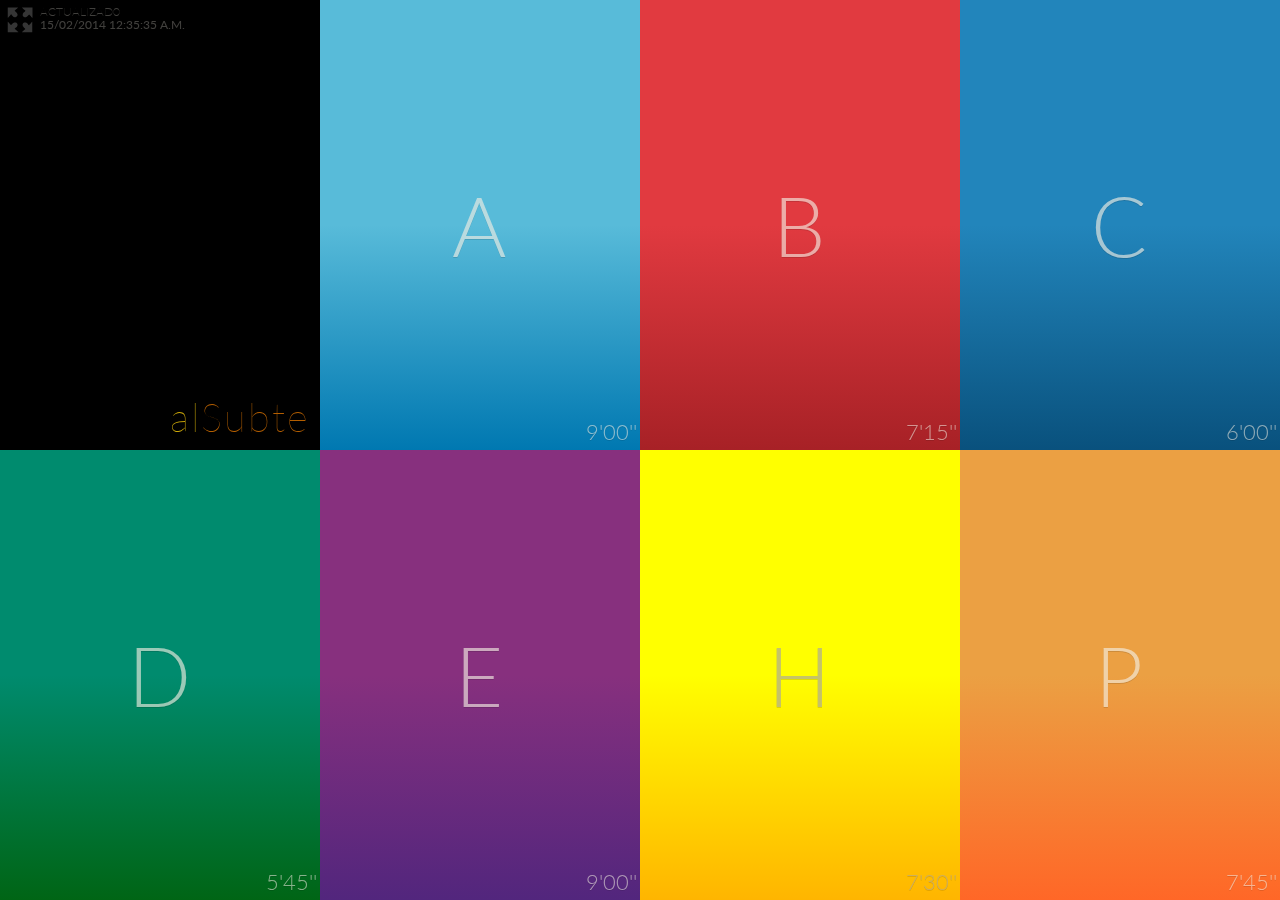
<file: alsubte/iphone.html>
<!DOCTYPE html>
<html lang="es" manifest="alsubte.manifest">
	<head>
		<!-- <meta http-equiv="refresh" content="300"> -->
		<meta name="apple-mobile-web-app-capable" content="yes">
		<meta name="apple-mobile-web-app-status-bar-style" content="black-translucent">
		<meta http-equiv="X-UA-Compatible" content="IE=edge,chrome=1"> 
		<meta name="viewport" content="width=device-width, initial-scale=1.0, maximum-scale=1.0, user-scalable=no" /> 
		<title>alSubte</title>
		<meta name="description" content="Estado del Subte de la Ciudad de Buenos Aires" />
		<meta name="keywords" content="estado del subte, buenos aires" />
		<meta name="author" content="Walter Javier Franck" />
		<link rel="shortcut icon" sizes="196x196" href="images/logo.png"> 
		<link rel="icon" type="image/png" href="images/logo.png" />
		<link rel="apple-touch-startup-image" href="images/logo.png">
		<link rel="apple-touch-icon" href="images/logo.png">
		<link rel="apple-touch-precomposed" href="images/logo.png">
		<link rel="stylesheet" type="text/css" href="stylesheets/component.css" />
	    <script src="javascripts/modernizr.custom.js"></script>
	    
	</head>
	<body onload="cambiaHoras()">
		<div id="fullscreen" class="container">
		<div id="fullscreenButton" class="fullscreen">
			<div id="horaactualizacion" class="horaactualizacion"></b></div>
		</div>
			<div id="bl-main" class="bl-main">
				<section>
					<div class="bl-box">
						<div id="estadoTotalImg" class="status"></div>
						<linea id="estadoTotalLeyenda" class="bl-box estadoTotalLeyenda"></linea>
						<div class="logo">al<bb>Subte</bb></div>
					</div>
					<div class="bl-content">
						<h2>Acerca de <nada class="logo2">al<bb>Subte</bb></nada></h2>
						<div class="article">
							<p>La p�gina la hice en vacaciones para escribir algo de c�digo.</p>
							<p>A�n est� en desarrollo y tengo mil cosas pendientes que de a poco voy a integrar. (tu opini�n es bienvenida)</p>
							<p>
								<a href="http://www.twitter.com/wfranck"><strong>@wfranck</strong></a>
							</p>
						</div>
					</div>
					<span class="bl-icon bl-icon-close"></span>
				</section>
				<section id="bl-work-section">
					<div class="bl-box">
						<div id="frecuenciaLineaA" class="frecuencia"></div>
						<h1 id="boxLineaA" class="bl-icon">
							<linea id="letraLineaA" class="bl-box">A</linea>
						</h1><!--linea info message-->
					</div>
					
					<div class="bl-content">
						<!--<div class="flechaizq"></div>
						<div class="flechader"></div>-->
						<div class="cajaCabecera">
							<div class="entrecabecerasnum">26'</div>
							<div class="entrecabecerasdesc">VIAJE ENTRE<br>CABECERAS</div>
						</div>
						<div class="cajaPromedio">
							<div id="ultimotrenASale" class="promedionum"></div>
							<div class="promediodesc">�ltimo Tren<br>a San Pedrito</div>
						</div>
						<div class="cajaUltimoTren">
							<div id="ultimotrenAEntra" class="ultimotrennum">22:56</div>
							<div class="ultimotrendesc">�ltimo Tren<br>a Plaza de Mayo</div>
						</div>
						<div class="cajaLinea">
							<div class="linea">
								<div class="tituloLinea">L�nea</div>
								A								
							</div>
						</div>
						<div class="cajaEstado">
							<div id="estadoA" class="estado">Servicio Normal</div>
							<div id="descA" class="descestado"></div>
						</div>						
					</div>					

					<span class="bl-icon bl-icon-close"></span>
					
				</section>
				<section id="bl-work-section">
					<div class="bl-box">
						<div id="frecuenciaLineaB" class="frecuencia"></div>
						<h1 id="boxLineaB" class="bl-icon ">
							<linea id="letraLineaB" class="bl-box">B</linea>
						</h1><!--linea info message-->
					</div>
					
					<div class="bl-content">
						<!--<div class="flechaizq"></div>
						<div class="flechader"></div>-->
						<div class="cajaCabecera">
							<div class="entrecabecerasnum">27'</div>
							<div class="entrecabecerasdesc">VIAJE ENTRE<br>CABECERAS</div>
						</div>
						<div class="cajaPromedio">
							<div id="ultimotrenBSale" class="promedionum">22:21</div>
							<div class="promediodesc">�ltimo Tren<br>a J.M. de Rosas</div>
						</div>
						<div class="cajaUltimoTren">
							<div id="ultimotrenBEntra" class="ultimotrennum">22:49</div>
							<div class="ultimotrendesc">�ltimo Tren<br>a L.N. Alem</div>
						</div>
						<div class="cajaLinea">
							<div class="linea">
								<div class="tituloLinea">L�nea</div>
								B								
							</div>
						</div>
						<div class="cajaEstado">
							<div id="estadoB" class="estado">Servicio Normal</div>
							<div id="descB" class="descestado"></div>
						</div>					
					</div>					

					<span class="bl-icon bl-icon-close"></span>
					
				</section>
				<section id="bl-work-section">
					<div class="bl-box">
						<div id="frecuenciaLineaC" class="frecuencia"></div>
						<h1 id="boxLineaC" class="bl-icon">
							<linea id="letraLineaC" class="bl-box">C</linea>
						</h1><!--linea info message-->
					</div>
					
					<div class="bl-content">
						<!--<div class="flechaizq"></div>
						<div class="flechader"></div>-->
						<div class="cajaCabecera">
							<div class="entrecabecerasnum">13'</div>
							<div class="entrecabecerasdesc">VIAJE ENTRE<br>CABECERAS</div>
						</div>
						<div class="cajaPromedio">
							<div id="ultimotrenCSale" class="promedionum">22:45</div>
							<div class="promediodesc">�ltimo Tren<br>a Constituci�n</div>
						</div>
						<div class="cajaUltimoTren">
							<div id="ultimotrenCEntra" class="ultimotrennum">22:47</div>
							<div class="ultimotrendesc">�ltimo Tren<br>a Retiro</div>
						</div>
						<div class="cajaLinea">
							<div class="linea">
								<div class="tituloLinea">L�nea</div>
								C								
							</div>
						</div>
						<div class="cajaEstado">
							<div id="estadoC" class="estado">Servicio Normal</div>
							<div id="descC" class="descestado"></div>
						</div>			
					</div>					

					<span class="bl-icon bl-icon-close"></span>
					
				</section>
				<section id="bl-work-section">
					<div class="bl-box">
						<div id="frecuenciaLineaD" class="frecuencia"></div>
						<h1 id="boxLineaD" class="bl-icon"><!-- messagebr"> -->
							<linea id="letraLineaD" class="bl-box">D</linea>
						</h1><!--linea info message-->
					</div>
					
					<div class="bl-content">
						<!--<div class="flechaizq"></div>
						<div class="flechader"></div>-->
						<div class="cajaCabecera">
							<div class="entrecabecerasnum">26'</div>
							<div class="entrecabecerasdesc">VIAJE ENTRE<br>CABECERAS</div>
						</div>
						<div class="cajaPromedio">
							<div id="ultimotrenDSale" class="promedionum">22:24</div>
							<div class="promediodesc">�ltimo Tren<br>a C. de Tucum�n</div>
						</div>
						<div class="cajaUltimoTren">
							<div id="ultimotrenDEntra" class="ultimotrennum">22:51</div>
							<div class="ultimotrendesc">�ltimo Tren<br>a Catedral</div>
						</div>
						<div class="cajaLinea">
							<div class="linea">
								<div class="tituloLinea">L�nea</div>
								D								
							</div>
						</div>
						<div class="cajaEstado">
							<div id="estadoD" class="estado">Servicio Normal</div>
							<div id="descD" class="descestado"></div>
						</div>				
					</div>					

					<span class="bl-icon bl-icon-close"></span>
					
				</section>
				<section id="bl-work-section">
					<div class="bl-box">
						<div id="frecuenciaLineaE" class="frecuencia"></div>
						<h1 id="boxLineaE" class="bl-icon">
							<linea id="letraLineaE" class="bl-box">E</linea>
						</h1><!--linea info message-->
					</div>
					
					<div class="bl-content">
						<!--<div class="flechaizq"></div>
						<div class="flechader"></div>-->
						<div class="cajaCabecera">
							<div class="entrecabecerasnum">24'</div>
							<div class="entrecabecerasdesc">VIAJE ENTRE<br>CABECERAS</div>
						</div>
						<div class="cajaPromedio">
							<div id="ultimotrenESale" class="promedionum">22:27</div>
							<div class="promediodesc">�ltimo Tren<br>a Pza. de los Virreyes</div>
						</div>
						<div class="cajaUltimoTren">
							<div id="ultimotrenEEntra" class="ultimotrennum">22:59</div>
							<div class="ultimotrendesc">�ltimo Tren<br>a Bolivar</div>
						</div>
						<div class="cajaLinea">
							<div class="linea">
								<div class="tituloLinea">L�nea</div>
								E								
							</div>
						</div>
						<div class="cajaEstado">
							<div id="estadoE" class="estado">Servicio Normal</div>
							<div id="descE" class="descestado"></div>
						</div>				
					</div>					

					<span class="bl-icon bl-icon-close"></span>
					
				</section>
				<section id="bl-work-section">
					<div class="bl-box">
						<div id="frecuenciaLineaH" class="frecuencia frecuenciah"></div>
						<h1 id="boxLineaH" class="bl-icon bl-icon-h">
							<linea id="letraLineaH" class="bl-box">H</linea>
						</h1><!--linea info message-->
					</div>
					
					<div class="bl-content">
						<!--<div class="flechaizq"></div>
						<div class="flechader"></div>-->
						<div class="cajaCabecera">
							<div class="entrecabecerasnum">13'</div>
							<div class="entrecabecerasdesc">VIAJE ENTRE<br>CABECERAS</div>
						</div>
						<div class="cajaPromedio">
							<div id="ultimotrenHSale" class="promedionum">23:06</div>
							<div class="promediodesc">�ltimo Tren<br>a Hospitales</div>
						</div>
						<div class="cajaUltimoTren">
							<div id="ultimotrenHEntra" class="ultimotrennum">23:02</div>
							<div class="ultimotrendesc">�ltimo Tren<br>a Corrientes</div>
						</div>
						<div class="cajaLinea">
							<div class="linea">
								<div class="tituloLinea">L�nea</div>
								H								
							</div>
						</div>
						<div class="cajaEstado">
							<div id="estadoH" class="estado">Servicio Normal</div>
							<div id="descH" class="descestado"></div>
						</div>				
					</div>					

					<span class="bl-icon bl-icon-close"></span>
					
				</section>				
				<section id="bl-work-section">
					<div class="bl-box">
						<div id="frecuenciaLineaP" class="frecuencia"></div>
						<h1 id="boxLineaP" class="bl-icon">
							<linea id="letraLineaP" class="bl-box">P</linea>
						</h1><!--linea info message-->
					</div>
					
					<div class="bl-content">
						<!--<div class="flechaizq"></div>
						<div class="flechader"></div>-->
						<div class="cajaCabecera">
							<div class="entrecabecerasnum">27'</div>
							<div class="entrecabecerasdesc">VIAJE ENTRE<br>CABECERAS</div>
						</div>
						<div class="cajaPromedio">
							<div id="ultimotrenPPSale" class="promedionum">20:56</div>
							<div class="promediodesc">�ltimo Tren<br>a Int. Saguier</div>
						</div>
						<div class="cajaUltimoTren">
							<div id="ultimotrenPPEntra" class="ultimotrennum">21:23</div>
							<div class="ultimotrendesc">�ltimo Tren<br>a Gral. Savio</div>
						</div>
						<div class="cajaLinea">
							<div class="linea">
								<div class="tituloLinea">L�nea</div>
								P								
							</div>
						</div>
						<div class="cajaEstado">
							<div id="estadoP" class="estado">Servicio Normal</div>
							<div id="descP" class="descestado"></div>
						</div>
												
					</div>					

					<span class="bl-icon bl-icon-close"></span>
					
				</section>
				
				
				<!-- Panel items for the works -->
				
				
				
				<div class="bl-panel-items" id="bl-panel-work-items">
					<nav>
						<span class="bl-icon bl-icon-close derecha"></span>
					</nav>
				</div>
			</div>
		</div><!-- /container -->
		<script src="javascripts/cambiahoras.js"></script>
		<script src="javascripts/jquery.min.js"></script>
		<script src="javascripts/boxlayout.js"></script>
		<script src="javascripts/fullscreen.js"></script>
		<!-- soporte para gestos
		<script src="js/hammer.js"></script>
		<script src="js/implhammer.js"></script> -->
		<script>
			$(function() {
				Boxlayout.init();
			});
		</script>
		<script>
		  (function(i,s,o,g,r,a,m){i['GoogleAnalyticsObject']=r;i[r]=i[r]||function(){
		  (i[r].q=i[r].q||[]).push(arguments)},i[r].l=1*new Date();a=s.createElement(o),
		  m=s.getElementsByTagName(o)[0];a.async=1;a.src=g;m.parentNode.insertBefore(a,m)
		  })(window,document,'script','//www.google-analytics.com/analytics.js','ga');

		  ga('create', 'UA-48044828-1', 'alsubte.com.ar');
		  ga('send', 'pageview');

		</script>

	</body>
</html>
</file>
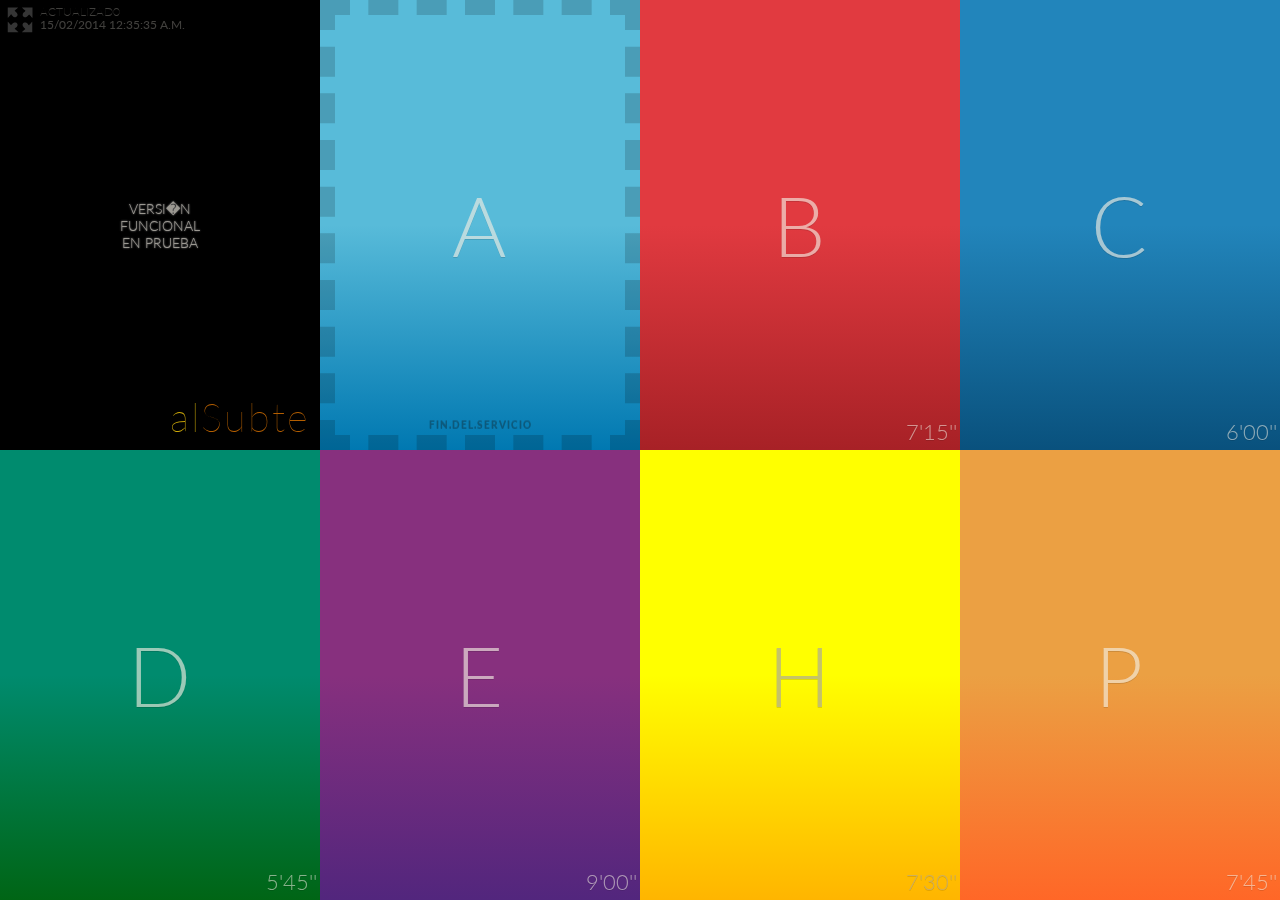
<file: alsubte/test.html>
<!DOCTYPE html>
<html lang="es" manifest="alsubte.manifest">
	<head>
		<!-- <meta http-equiv="refresh" content="300"> -->
		<meta name="apple-mobile-web-app-capable" content="yes">
		<meta name="apple-mobile-web-app-status-bar-style" content="black-translucent">
		<meta http-equiv="X-UA-Compatible" content="IE=edge,chrome=1"> 
		<meta name="viewport" content="width=device-width, initial-scale=1.0, maximum-scale=1.0, user-scalable=no" /> 
		<title>alSubte</title>
		<meta name="description" content="Estado del Subte de la Ciudad de Buenos Aires" />
		<meta name="keywords" content="estado del subte, buenos aires" />
		<meta name="author" content="Walter Javier Franck" />
		<link rel="shortcut icon" sizes="196x196" href="images/logo.png"> 
		<link rel="icon" type="image/png" href="images/logo.png" />
		<link rel="apple-touch-startup-image" href="images/logo.png">
		<link rel="apple-touch-icon" href="images/logo.png">
		<link rel="apple-touch-precomposed" href="images/logo.png">
		<link rel="stylesheet" type="text/css" href="stylesheets/component.css" />
	    <script src="javascripts/modernizr.custom.js"></script>
	    
	</head>
	<body onload="cambiaHoras()">
		<div id="fullscreen" class="container">
		<div id="fullscreenButton" class="fullscreen">
			<div id="horaactualizacion" class="horaactualizacion">actualizado<br> a las <b>18:17</b></div>
		</div>
			<div id="bl-main" class="bl-main">
				<section>
					<div class="bl-box">
						<!-- <div class="status yellow"></div> -->
						<linea id="prueba" class="bl-box prueba">versi�n<br>funcional<br>en prueba</linea>
						<div class="logo">al<bb>Subte</bb></div>
					</div>
					<div class="bl-content">
						<h2>Acerca de <nada class="logo2">al<bb>Subte</bb></nada></h2>
						<div class="article">
							<p>La p�gina la hice en vacaciones para escribir algo de c�digo.</p>
							<p>A�n est� en desarrollo y tengo mil cosas pendientes que de a poco voy a integrar. (tu opini�n es bienvenida)</p>
							<p>
								<a href="http://www.twitter.com/wfranck"><strong>@wfranck</strong></a>
							</p>
						</div>
					</div>
					<span class="bl-icon bl-icon-close"></span>
				</section>
				<section id="bl-work-section">
					<div class="bl-box">
						<div id="frecuenciaLineaA" class="frecuencia">9'</div>
						<h1 id="boxLineaA" class="bl-icon">
							<linea id="letraLineaA" class="bl-box">A</linea>
						</h1><!--linea info message-->
					</div>
					
					<div class="bl-content">
						<!--<div class="flechaizq"></div>
						<div class="flechader"></div>-->
						<div class="cajaCabecera">
							<div class="entrecabecerasnum">26'</div>
							<div class="entrecabecerasdesc">VIAJE ENTRE<br>CABECERAS</div>
						</div>
						<div class="cajaPromedio">
							<div id="ultimotrenASale" class="promedionum"></div>
							<div class="promediodesc">�ltimo Tren<br>a San Pedrito</div>
						</div>
						<div class="cajaUltimoTren">
							<div id="ultimotrenAEntra" class="ultimotrennum">22:56</div>
							<div class="ultimotrendesc">�ltimo Tren<br>a Plaza de Mayo</div>
						</div>
						<div class="cajaLinea">
							<div class="linea">
								<div class="tituloLinea">L�nea</div>
								A								
							</div>
						</div>
						<div class="cajaEstado">
							<div id="estadoA" class="estado">Servicio Limitado</div>
							<div id="descA" class="descestado">entre las estaciones<br>Plaza de Mayo y R�o de Janeiro</div>
						</div>
						<ul id="bl-work-items" class="mas">
							<li data-panel="panel-A"></li>
						</ul>						
					</div>					

					<span class="bl-icon bl-icon-close"></span>
					
				</section>
				<section id="bl-work-section">
					<div class="bl-box">
						<div id="frecuenciaLineaB" class="frecuencia">7'15"</div>
						<h1 id="boxLineaB" class="bl-icon ">
							<linea id="letraLineaB" class="bl-box">B</linea>
						</h1><!--linea info message-->
					</div>
					
					<div class="bl-content">
						<!--<div class="flechaizq"></div>
						<div class="flechader"></div>-->
						<div class="cajaCabecera">
							<div class="entrecabecerasnum">27'</div>
							<div class="entrecabecerasdesc">VIAJE ENTRE<br>CABECERAS</div>
						</div>
						<div class="cajaPromedio">
							<div id="ultimotrenBSale" class="promedionum">22:21</div>
							<div class="promediodesc">�ltimo Tren<br>a J.M. de Rosas</div>
						</div>
						<div class="cajaUltimoTren">
							<div id="ultimotrenBEntra" class="ultimotrennum">22:49</div>
							<div class="ultimotrendesc">�ltimo Tren<br>a L.N. Alem</div>
						</div>
						<div class="cajaLinea">
							<div class="linea">
								<div class="tituloLinea">L�nea</div>
								B								
							</div>
						</div>
						<div class="cajaEstado">
							<div id="estadoB" class="estado">Servicio Limitado</div>
							<div id="descB" class="descestado">entre las estaciones<br>Plaza de Mayo y R�o de Janeiro</div>
						</div>
						<ul id="bl-work-items" class="mas">
							<li data-panel="panel-B"></li>
						</ul>						
					</div>					

					<span class="bl-icon bl-icon-close"></span>
					
				</section>
				<section id="bl-work-section">
					<div class="bl-box">
						<div id="frecuenciaLineaC" class="frecuencia">6'</div>
						<h1 id="boxLineaC" class="bl-icon">
							<linea id="letraLineaC" class="bl-box">C</linea>
						</h1><!--linea info message-->
					</div>
					
					<div class="bl-content">
						<!--<div class="flechaizq"></div>
						<div class="flechader"></div>-->
						<div class="cajaCabecera">
							<div class="entrecabecerasnum">13'</div>
							<div class="entrecabecerasdesc">VIAJE ENTRE<br>CABECERAS</div>
						</div>
						<div class="cajaPromedio">
							<div id="ultimotrenCSale" class="promedionum">22:45</div>
							<div class="promediodesc">�ltimo Tren<br>a Constituci�n</div>
						</div>
						<div class="cajaUltimoTren">
							<div id="ultimotrenCEntra" class="ultimotrennum">22:47</div>
							<div class="ultimotrendesc">�ltimo Tren<br>a Retiro</div>
						</div>
						<div class="cajaLinea">
							<div class="linea">
								<div class="tituloLinea">L�nea</div>
								C								
							</div>
						</div>
						<div class="cajaEstado">
							<div id="estadoC" class="estado">Servicio Limitado</div>
							<div id="descC" class="descestado">entre las estaciones<br>Plaza de Mayo y R�o de Janeiro</div>
						</div>
						<ul id="bl-work-items" class="mas">
							<li data-panel="panel-C"></li>
						</ul>						
					</div>					

					<span class="bl-icon bl-icon-close"></span>
					
				</section>
				<section id="bl-work-section">
					<div class="bl-box">
						<div id="frecuenciaLineaD" class="frecuencia">5'45"</div>
						<h1 id="boxLineaD" class="bl-icon"><!-- messagebr"> -->
							<linea id="letraLineaD" class="bl-box">D</linea>
						</h1><!--linea info message-->
					</div>
					
					<div class="bl-content">
						<!--<div class="flechaizq"></div>
						<div class="flechader"></div>-->
						<div class="cajaCabecera">
							<div class="entrecabecerasnum">26'</div>
							<div class="entrecabecerasdesc">VIAJE ENTRE<br>CABECERAS</div>
						</div>
						<div class="cajaPromedio">
							<div id="ultimotrenDSale" class="promedionum">22:24</div>
							<div class="promediodesc">�ltimo Tren<br>a C. de Tucum�n</div>
						</div>
						<div class="cajaUltimoTren">
							<div id="ultimotrenDEntra" class="ultimotrennum">22:51</div>
							<div class="ultimotrendesc">�ltimo Tren<br>a Catedral</div>
						</div>
						<div class="cajaLinea">
							<div class="linea">
								<div class="tituloLinea">L�nea</div>
								D								
							</div>
						</div>
						<div class="cajaEstado">
							<div id="estadoD" class="estado">Servicio Limitado</div>
							<div id="descD" class="descestado">entre las estaciones<br>Plaza de Mayo y R�o de Janeiro</div>
						</div>
						<ul id="bl-work-items" class="mas">
							<li data-panel="panel-D"></li>
						</ul>						
					</div>					

					<span class="bl-icon bl-icon-close"></span>
					
				</section>
				<section id="bl-work-section">
					<div class="bl-box">
						<div id="frecuenciaLineaE" class="frecuencia">9'</div>
						<h1 id="boxLineaE" class="bl-icon">
							<linea id="letraLineaE" class="bl-box">E</linea>
						</h1><!--linea info message-->
					</div>
					
					<div class="bl-content">
						<!--<div class="flechaizq"></div>
						<div class="flechader"></div>-->
						<div class="cajaCabecera">
							<div class="entrecabecerasnum">24'</div>
							<div class="entrecabecerasdesc">VIAJE ENTRE<br>CABECERAS</div>
						</div>
						<div class="cajaPromedio">
							<div id="ultimotrenESale" class="promedionum">22:27</div>
							<div class="promediodesc">�ltimo Tren<br>a Pza. de los Virreyes</div>
						</div>
						<div class="cajaUltimoTren">
							<div id="ultimotrenEEntra" class="ultimotrennum">22:59</div>
							<div class="ultimotrendesc">�ltimo Tren<br>a Bolivar</div>
						</div>
						<div class="cajaLinea">
							<div class="linea">
								<div class="tituloLinea">L�nea</div>
								E								
							</div>
						</div>
						<div class="cajaEstado">
							<div id="estadoE" class="estado">Servicio Limitado</div>
							<div id="descE" class="descestado">entre las estaciones<br>Plaza de Mayo y R�o de Janeiro</div>
						</div>
						<ul id="bl-work-items" class="mas">
							<li data-panel="panel-E"></li>
						</ul>						
					</div>					

					<span class="bl-icon bl-icon-close"></span>
					
				</section>
				<section id="bl-work-section">
					<div class="bl-box">
						<div id="frecuenciaLineaH" class="frecuencia frecuenciah">7'30"</div>
						<h1 id="boxLineaH" class="bl-icon bl-icon-h">
							<linea id="letraLineaH" class="bl-box">H</linea>
						</h1><!--linea info message-->
					</div>
					
					<div class="bl-content">
						<!--<div class="flechaizq"></div>
						<div class="flechader"></div>-->
						<div class="cajaCabecera">
							<div class="entrecabecerasnum">13'</div>
							<div class="entrecabecerasdesc">VIAJE ENTRE<br>CABECERAS</div>
						</div>
						<div class="cajaPromedio">
							<div id="ultimotrenHSale" class="promedionum">23:06</div>
							<div class="promediodesc">�ltimo Tren<br>a Hospitales</div>
						</div>
						<div class="cajaUltimoTren">
							<div id="ultimotrenHEntra" class="ultimotrennum">23:02</div>
							<div class="ultimotrendesc">�ltimo Tren<br>a Corrientes</div>
						</div>
						<div class="cajaLinea">
							<div class="linea">
								<div class="tituloLinea">L�nea</div>
								H								
							</div>
						</div>
						<div class="cajaEstado">
							<div id="estadoH" class="estado">Servicio Limitado</div>
							<div id="descH" class="descestado">entre las estaciones<br>Plaza de Mayo y R�o de Janeiro</div>
						</div>
						<ul id="bl-work-items" class="mas">
							<li data-panel="panel-H"></li>
						</ul>						
					</div>					

					<span class="bl-icon bl-icon-close"></span>
					
				</section>				
				<section id="bl-work-section">
					<div class="bl-box">
						<div id="frecuenciaLineaP" class="frecuencia">7'45"</div>
						<h1 id="boxLineaP" class="bl-icon">
							<linea id="letraLineaP" class="bl-box">P</linea>
						</h1><!--linea info message-->
					</div>
					
					<div class="bl-content">
						<!--<div class="flechaizq"></div>
						<div class="flechader"></div>-->
						<div class="cajaCabecera">
							<div class="entrecabecerasnum">27'</div>
							<div class="entrecabecerasdesc">VIAJE ENTRE<br>CABECERAS</div>
						</div>
						<div class="cajaPromedio">
							<div id="ultimotrenPPSale" class="promedionum">20:56</div>
							<div class="promediodesc">�ltimo Tren<br>a Int. Saguier</div>
						</div>
						<div class="cajaUltimoTren">
							<div id="ultimotrenPPEntra" class="ultimotrennum">21:23</div>
							<div class="ultimotrendesc">�ltimo Tren<br>a Gral. Savio</div>
						</div>
						<div class="cajaLinea">
							<div class="linea">
								<div class="tituloLinea">L�nea</div>
								P								
							</div>
						</div>
						<div class="cajaEstado">
							<div id="estadoP" class="estado">Servicio Limitado</div>
							<div id="descP" class="descestado">entre las estaciones<br>Plaza de Mayo y R�o de Janeiro</div>
						</div>
						<ul id="bl-work-items" class="mas">
							<li data-panel="panel-P"></li>
						</ul>						
					</div>					

					<span class="bl-icon bl-icon-close"></span>
					
				</section>
				
				
				<!-- Panel items for the works -->
				
				
				
				<div class="bl-panel-items" id="bl-panel-work-items">
					<div class="panelA" data-panel="panel-A">
						<div>
								
								<h2 class="tituloDetalle">L�nea A</h2>
						        <div class="container">
									<div class="accordion">
										<div>
											<input id="estacionA1" name="accordion-1" type="checkbox"/>
											<label class="top lineaa" for="estacionA1">Plaza de Mayo</label>
											<div class="article ac-large">
												<p>
													<img class="infolinea infolineaIcono" src="images/banios.png"/>
													<img class="infolinea infolineaIcono" src="images/termconsulta.png"/>
												</p>
												<p></p>
												<p>Hip�lito Yrigoyen 300</p>
												<p>Esta estaci�n cabecera, de anden central, est� ubicada en el centro hist�rico de la Ciudad de Buenos Aires debajo de la plaza a la cual hace alusi�n su nombre.</p>
												<p>Fue inaugurada el 1 de diciembre de 1913. En marzo de 2013 fue restaurada y se realizaron murales conmemorativos de los 100 a�os del subte en la Ciudad. Las obras, de Mart�n Ron y Tri�ngulo Dorado, reflejan la conformaci�n de la patria y las bases de justicia sobre la cual fue fundada.</p>
											</div>
										</div>
										
										<div>
											<input id="estacionA2" name="accordion-1" type="checkbox"/>
											<label for="estacionA2">Per�</label>
											<div class="article ac-large">
												<p>
													<img class="infolinea infolineaIcono" src="images/escalera.png"/>
													<img class="infolinea infolineaIcono" src="images/ascensor.png"/>
													<img class="infolinea infolineaIcono" src="images/termconsulta.png"/>
												</p>
												<p></p>
												<p>Av. de Mayo 500</p>
												<p>Esta estaci�n est� ubicada sobre la Avenida de Mayo, en el Barrio de Monserrat.</p>
												<p>Fue inaugurada el 1 de diciembre de 2013 y en 1997 fue declarada monumento hist�rico nacional. La estaci�n est� ornamentada con una galer�a de arte, una exposici�n fotogr�fica de la construcci�n del subterr�neo y un mural. El Mundo seg�n Mafalda, dedicado a la c�lebre historieta de Quino. En marzo de 2013 fue restaurado buscando preservar su estructura y dise�o original.</p>
											</div>
										</div>
										
										<div>
											<input id="estacionA3" name="accordion-1" type="checkbox"/>
											<label for="estacionA3">Piedras</label>
											<div class="article ac-large">
												<p>
													<img class="infolinea infolineaIcono" src="images/escalera.png"/>
												</p>
												<p></p>
												<p>Av. de Mayo 900</p>
												<p>Esta estaci�n est� ubicada en la zona c�ntrica de la Ciudad sobre la Avenida de Mayo, intersecci�n con calle Piedras.</p>
												<p>Fue inaugurada el 1 de diciembre de 1913 y en 1997 fue declarada monumento hist�rico nacional. En marzo de 2013 la estaci�n fue ornamentada. Cuenta con 12 fotograf�as intervenidas por e arquitecto y pintor Miguel D'Arienzo.</p>
											</div>
										</div>
										
										<div>
											<input id="estacionA4" name="accordion-1" type="checkbox"/>
											<label for="estacionA4">Lima</label>
											<div class="article ac-large">
												<p>
													<img class="infolinea infolineaIcono" src="images/escalera.png"/>
													<img class="infolinea infolineaIcono" src="images/termconsulta.png"/>
												</p>
												<p></p>
												<p>Av. de Mayo 1101</p>
												<p>Esta estaci�n est� ubicada sobre la Avenida de Mayo, a pocos metros de la Avenida 9 de Julio y al Obelisco.</p>
												<p>Fue inaugurada el 1 de diciembre de 1913 y en 1997 fue declarada monumento hist�rico nacional. La estacion est� ornamentada con un mural cer�mico, Gente de Buenos Aires, de Horacio Altuna y otro, M�sicos de Buenos Aires, de Hermenegildo S�bat. En marzo de 2013, la estaci�n fue restaurada en su totalidad y se sumaron 10 obras en el and�n del artista Gustavo Godoy.</p>
											</div>
										</div>
										
										<div>
											<input id="estacionA5" name="accordion-1" type="checkbox"/>
											<label for="estacionA5">S�enz Pe�a</label>
											<div class="article ac-large">
												<p>
													<img class="infolinea infolineaIcono" src="images/escalera.png"/>
												</p>
												<p></p>
												<p>Av. de Mayo 1400</p>
												<p>Esta estaci�n est� ubicada en Avenida de Mayo y S�enz Pe�a, a metros de la Plaza Lorea y la Plaza Mariano Moreno.</p>
												<p>Fue bautizada en honor al d�cimo segundo presidente de la Rep�blica Argentina y en 1997 fue declarada monumento hist�rico nacional. En marzo de 2013, la estaci�n fue restaurada en su totalidad y se colocaron 16 obras de estilo pop de la renombrada artista Marta Minuj�n.</p>
											</div>
										</div>
										
										<div>
											<input id="estacionA6" name="accordion-1" type="checkbox"/>
											<label for="estacionA6">Congreso</label>
											<div class="article ac-large">
												<p>
													<img class="infolinea infolineaIcono" src="images/escalera.png"/>
													<img class="infolinea infolineaIcono" src="images/ascensor.png"/>
												</p>
												<p></p>
												<p>Av. Rivadavia 1800</p>
												<p>Esta estaci�n est� ubicada sobre la Avenida Rivadavia, en el Barrio de Balvanera. Fue Nombrada en honor al Congreso de la Naci�n Argentina. ubicado en las inmediaciones.</p>
												<p>Fue inaugurada el 1 de diciembre de 1913 y en 1997 fue declarada monumento hist�rico nacional. La estaci�n cuenta con una vitrina en homenaje al Congreso de la Naci�n y un mural cer�mico, El Nacimiento de la Patria, del artista Carlos Nine.</p>
											</div>
										</div>
										
										<div>
											<input id="estacionA7" name="accordion-1" type="checkbox"/>
											<label for="estacionA7">Pasco</label>
											<div class="article ac-large">
												<p>Av. Rivadavia 2200</p>
												<p>Esta estaci�n est� ubicada sobre la Avenida Rivadavia en la intersecci�n con calle Pasco, en el Barrio de Balvanera.</p>
												<p>Fue inaugurada el 1 de diciembre de 1913 y en 1997 fue declarada monumento hist�rico nacional. La estaci�n cuenta con una particularidad: el tren s�lo se detiene ah� cuando viaja en direcci�n a Plaza de Mayo ya que el and�n sur fue clausurado en 1951; despertando una serie de mitos y leyendas urbanas.</p>
											</div>
										</div>
										
										<div>
											<input id="estacionA8" name="accordion-1" type="checkbox"/>
											<label for="estacionA8">Alberti</label>
											<div class="article ac-large">
												<p>Av. Rivadavia 2400</p>
												<p>Esta estaci�n est� ubicada sobre la Avenida Rivadavia en la intersecci�n con la calle Alberti, en el Barrio de Balvanera.</p>
												<p>Fue inaugurada el 1 de diciembre de 1913 y en 1997 fue declarada monumento hist�rico nacional. La estaci�n cuenta con una particularidad: el tren solo se detiene all� cuando viaja en direcci�n a Carabobo; ya que el and�n norte fue clausurado en 1951.</p>
											</div>
										</div>
										
										<div>
											<input id="estacionA9" name="accordion-1" type="checkbox"/>
											<label for="estacionA9">Plaza Miserere</label>
											<div class="article ac-large">
												<p>
													<img class="infolinea infolineaIcono" src="images/escalera.png"/>
													<img class="infolinea infolineaIcono" src="images/banios.png"/>
													<img class="infolinea infolineaIcono" src="images/termconsulta.png"/>
												</p>
												<p></p>
												<p>Av. PueyrRed�n 2100</p>
												<p>Ubicada en la intersecci�n de las Avenidas Rivadavia y Pueyrred�n.</p>
												<p>Fue inaugurada inaugurada el 1 de diciembre de 1913  y en 1997 fue declarada monumento hist�rico nacional. En marzo de 2013 la estaci�n fue restaurada en su totalidad y se llevaron a cabo distintas intervenciones art�sticas. En el vest�bulo central, se puede aprecia la fachada original 11 de septiembre.</p>
											</div>
										</div>
										
										<div>
											<input id="estacionA10" name="accordion-1" type="checkbox"/>
											<label for="estacionA10">Loria</label>
											<div class="article ac-large">
												<p>
													<img class="infolinea infolineaIcono" src="images/escalera.png"/>
													<img class="infolinea infolineaIcono" src="images/ascensor.png"/>
												</p>
												<p></p>
												<p>Av. Rivadavia 3400</p>
												<p>Ubicada sobre la Avenida Rivadavia en la intersecci�n con la calle S�nchez de Loria, en el Barrio de Balvanera.</p>
												<p>Fue inaugurada el 1 de abril de 1914, siendo este el segundo tramo de la L�nea A. La estaci�n fue restaurada en su totalidad en marzo de 2013 y se incorporaron fotograf�as que detallan el avance de las obras m�s recientes de la red.</p>
											</div>
										</div>
										
										<div>
											<input id="estacionA11" name="accordion-1" type="checkbox"/>
											<label for="estacionA11">Castro Barros</label>
											<div class="article ac-large">
												<p>
													<img class="infolinea infolineaIcono" src="images/escalera.png"/>
													<img class="infolinea infolineaIcono" src="images/ascensor.png"/>
												</p>
												<p></p>
												<p>Av. Rivadavia 3900</p>
												<p>Esta estaci�n est� ubicada sobre la Avenida Rivadavia, una de las principales arterias de la Ciudad, en el Barrio de Almagro.</p>
												<p>Fue inaugurada el 1 de abril de 1914, siendo este el segundo tramo de la L�nea A. La estaci�n fue restaurada en su totalidad en marzo de 2013 y se incorporaron murales de Julio Lavall�n con la tem�tica del boxeo, por la cercan�a de la estaci�n a la Federaci�n Argentina de Boxeo.</p>
											</div>
										</div>
										
										<div>
											<input id="estacionA12" name="accordion-1" type="checkbox"/>
											<label for="estacionA12">R�o de Janeiro</label>
											<div class="article ac-large">
												<p>Av. Rivadavia 4500</p>
												<p>Esta estaci�n est� ubicada sobre Avenida Rivadavia en la intersecci�n con la calle R�o de Janeiro, en el L�mite de los Barrios de  Caballito y Almagro.</p>
												<p>Fue inaugurada el 1 de abril de 1914, siendo este el segundo tramo de la l�nea A. La estaci�n fue restaurada en su totalidad en marzo de 2013 y se colocaron 10 obras del artista Quinquela Mart�n.</p>
											</div>
										</div>
										
										<div>
											<input id="estacionA13" name="accordion-1" type="checkbox"/>
											<label for="estacionA13">Acoyte</label>
											<div class="article ac-large">
												<p>
													<img class="infolinea infolineaIcono" src="images/escalera.png"/>
													<img class="infolinea infolineaIcono" src="images/ascensor.png"/>
												</p>
												<p></p>
												<p>Av. Rivadavia 5000</p>
												<p>Ubicada a metros del Parque Rivadavia, en el Barrio de Caballito.</p>
												<p>Fue inaugurada en julio de 1914, dando inicio al tercer tramo de la l�nea A. La estaci�n fue restaurada en marzo de 2013 y se incorporaron 16 obras del artista Claudio Gallina con la tem�tica de la educaci�n en referencia a las escuelas ubicadas en sus cercan�as.</p>
											</div>
										</div>
										
										<div>
											<input id="estacionA14" name="accordion-1" type="checkbox"/>
											<label for="estacionA14">Primera Junta</label>
											<div class="article ac-large">
												<p>
													<img class="infolinea infolineaIcono" src="images/escalera.png"/>
													<img class="infolinea infolineaIcono" src="images/ascensor.png"/>
													<img class="infolinea infolineaIcono" src="images/banios.png"/>
													<img class="infolinea infolineaIcono" src="images/termconsulta.png"/>
												</p>
												<p></p>
												<p>Av. Rivadavia 5300</p>
												<p>La estaci�n de 2 plataformas centrales est� ubicada en la Avenida Rivadavia, en la intersecci�n con la calle Del Barco Dentenera, en el Barrio de Caballito. El nombre de la estaci�n homenajea al primer gobierno patrio surgido despu�s de la Revoluci�n de Mayo.</p>
												<p>Fue inaugurada en julio de 1914 dando inicio al tercer tramo de la L�nea A. La estaci�n fue restaurada en marzo de 2013 cuando se colocaron los espejos para trabajar sobre la concientizaci�n de los usuarios sobre el cuidado del transporte y los espacios p�blicos.</p>
											</div>
										</div>
										
										<div>
											<input id="estacionA15" name="accordion-1" type="checkbox"/>
											<label for="estacionA15">Puan</label>
											<div class="article ac-large">
												<p>
													<img class="infolinea infolineaIcono" src="images/escalera.png"/>
													<img class="infolinea infolineaIcono" src="images/ascensor.png"/>
													<img class="infolinea infolineaIcono" src="images/banios.png"/>
												</p>
												<p></p>
												<p>Av. Rivadavia 5900</p>
												<p>La estaci�n est� emplazada debajo de la intersecci�n de la Avenida Rivadavia y calle Puan, en el Barrio de Caballito.</p>
												<p>Fue inaugurada en diciembre de 2008. La estaci�n cuenta con un dise�o moderno con un vest�bulo intermedio y obras de street art en sus t�mpanos, como una nueva representaci�n de la cultura e imaginario porte�o.</p>
											</div>
										</div>
										
										<div>
											<input id="estacionA16" name="accordion-1" type="checkbox"/>
											<label for="estacionA16">Carabobo</label>
											<div class="article ac-large">
												<p>
													<img class="infolinea infolineaIcono" src="images/escalera.png"/>
													<img class="infolinea infolineaIcono" src="images/ascensor.png"/>
												</p>
												<p></p>
												<p>Av. Rivadavia 6300</p>
												<p>La estaci�n terminal est� emplazada debajo de la intersecci�n de la Avenida Rivadavia y la calle Carabobo, en el barrio de Flores.</p>
												<p>Fue inaugurada en diciembre de 2008. La estaci�n cuenta con un dise�o moderno con un vest�bulo intermedio y obras de street art en sus t�mpanos, como una nueva representaci�n de la cultura e imaginario porte�o.</p>
											</div>
										</div>
										
										<div>
											<input id="estacionA17" name="accordion-1" type="checkbox"/>
											<label for="estacionA17">San Jos� de Flores</label>
											<div class="article ac-large">
												<p>
													<img class="infolinea infolineaIcono" src="images/escalera.png"/>
													<img class="infolinea infolineaIcono" src="images/ascensor.png"/>
													<img class="infolinea infolineaIcono" src="images/banios.png"/>
													<img class="infolinea infolineaIcono" src="images/termconsulta.png"/>
												</p>
												<p></p>
												<p>Av. Rivadavia 6950</p>
												<p>Emplazada debajo debajo de la intersecci�n de la Avenida Rivadavia y la calle Gral. Jos� G. Artigas en el barrio de Flores. La estaci�n cuenta con un dise�o moderno: un vest�bulo intermedio donde se encuentran las boleter�as y antenas laterales de 110 metros.</p>
												<p>Fue inaugurada en agosto de 2013. La estaci�n tiene obras de Guillermo Roux, considerado una est�tica cultural hist�rica y un desarrollo tem�tico vinculado con la vida del barrio de Flores, desde su fundaci�n hasta el bicentenario.</p>
											</div>
										</div>
										
										<div>
											<input id="estacionA18" name="accordion-1" type="checkbox"/>
											<label class="bottom" for="estacionA18">San Pedrito</label>
											<div class="article ac-large bottom">
												<p>
													<img class="infolinea infolineaIcono" src="images/escalera.png"/>
													<img class="infolinea infolineaIcono" src="images/ascensor.png"/>
													<img class="infolinea infolineaIcono" src="images/banios.png"/>
													<img class="infolinea infolineaIcono" src="images/termconsulta.png"/>
												</p>
												<p></p>
												<p>Av. Rivadavia 7450</p>
												<p>Emplazada debajo cela interseccieon de las avenidas Rivadavia y Nazca, en el barrio de Flores. La estaci�n cuenta con un dise�o moderno: un vest�bulo intermedio donde se encuentran las boleter�as y antenas laterales de 110 metros.</p>
												<p>Fue inaugurada en agosto de 2013. La estaci�n tiene una reproducci�n de la obra Luna con Corona Blanca del artista Eugenio Cuttica y 4 Retratos de personajes representativos del barrio.</p>
											</div>
										</div>
																		
									</div>
						        </div>
					
						</div>
					</div>
					
					
					<div class="panelB" data-panel="panel-B">
						<div>
								
								<h2 class="tituloDetalle">L�nea B</h2>
						        <div class="container">
									<div class="accordion">
										<div>
											<input id="estacionB1" name="accordion-1" type="checkbox"/>
											<label class="top" for="estacionB1">Leandro N. Alem</label>
											<div class="article ac-large">
												<p>
													<img class="infolinea infolineaIcono" src="images/escalera.png"/>
													<img class="infolinea infolineaIcono" src="images/banios.png"/>
												</p>
												<p></p>
												<p>Av. Corrientes 200</p>
												<p>Esta estaci�n cabecera, de and�n central est� ubicada en Av. Corrientes y Av. Leandro N. Alem, dentro de los l�mites del Barrio San Nicol�s y a metros del Palacio de Correos.</p>
												<p>Fue inaugurada el 1 de diciembre de 1931. En marzo de 2013 la estaci�n fue restaurada y se realizaron trabajos para su puesta en valor.</p>
											</div>
										</div>
										
										<div>
											<input id="estacionB2" name="accordion-1" type="checkbox"/>
											<label for="estacionB2">Florida</label>
											<div class="article ac-large">
												<p>
													<img class="infolinea infolineaIcono" src="images/escalera.png"/>
													<img class="infolinea infolineaIcono" src="images/banios.png"/>
												</p>
												<p></p>
												<p>Av. Corrientes 500</p>
												<p>Ubicada en Av. Corrientes y calle Florida, en el Barrio porte�o de San Nicol�s, a pocos metros de la peatonal Florida.</p>
												<p>Fue inaugurada el 15 de diciembre de 1931. En el anden se encuentra el mural de Mariano Imposti Indart de 1998, dedicado a la c�lebre historieta argentina de Patoruz�.</p>
											</div>
										</div>
										
										<div>
											<input id="estacionB3" name="accordion-1" type="checkbox"/>
											<label for="estacionB3">Carlos Pellegrini</label>
											<div class="article ac-large">
												<p>
													<img class="infolinea infolineaIcono" src="images/escalera.png"/>
												</p>
												<p></p>
												<p>Av. Corrientes 900</p>
												<p>Ubicada en Av. Corrientes y calle Carlos Pellegrini, en Barrio de San Nicol�s, a pocos metros del Obelisco y del Teatro Col�n.</p>
												<p>Fue inaugurada el 22 de junio de 1931. En el entrepiso se puede apreciar un bajo relieve en homenaje a Federico Lacroze y un mural cer�mico de Pablo Siquier, inspirado en conceptos geom�tricos. La estaci�n es parte del llamado nodo obelisco.</p>
											</div>
										</div>
										
										<div>
											<input id="estacionB4" name="accordion-1" type="checkbox"/>
											<label for="estacionB4">Uruguay</label>
											<div class="article ac-large">
												<p>
													<img class="infolinea infolineaIcono" src="images/escalera.png"/>
													<img class="infolinea infolineaIcono" src="images/ascensor.png"/>
													<img class="infolinea infolineaIcono" src="images/banios.png"/>
												</p>
												<p></p>
												<p>Av. Corrientes 1400</p>
												<p>Esta estaci�n est� ubicada en Av. Corrientes y la calle Utuguay, en el Barrio de San Nicol�s, a pocos metros del Teatro Gral San Mart�n.</p>
												<p>Fue inaugurada el 22 de junio de 1931. El 22 de diciembre de 2003 se convirti� en la primer estaci�n tem�tica de la red de subtes dedicando su decoraci�n al cine argentino y su historia. El and�n norte est� ornamentado con un mural de Francisco Solano L�pez y Francisco Breccia, recordando la obra del Eternauta y murales con los personajes inodoro Pereyra y Mendieta, de Roberto Fontanarrosa. En el and�n sur se encuentra una obra del humorista Cristobal Reynoso.</p>
											</div>
										</div>
										
										<div>
											<input id="estacionB5" name="accordion-1" type="checkbox"/>
											<label for="estacionB5">Callao</label>
											<div class="article ac-large">
												<p>
													<img class="infolinea infolineaIcono" src="images/escalera.png"/>
													<img class="infolinea infolineaIcono" src="images/ascensor.png"/>
													<img class="infolinea infolineaIcono" src="images/banios.png"/>
												</p>
												<p></p>
												<p>Av. Corrientes 1800</p>
												<p>Esta estaci�n est� ubicada en Av. Corrientes y la Avenida Callao, en el Barrio Balvanera a 500 metros del Palacio de Aguas Corrientes.</p>
												<p>Fue inaugurado el 17 de octubre de 1930. La estaci�n cuenta en su and�n sur con 2 murales de 1991; Desolaci�n y Amor, de Daniel Kaplan y, Altar Porte�o de Hector Meana. El and�n norte tiene, adem�s, una obra de Tom�s Fracchia, El Enigma del Espacio y del Tiempo.</p>
											</div>
										</div>
										
										<div>
											<input id="estacionB6" name="accordion-1" type="checkbox"/>
											<label for="estacionB6">Pasteur</label>
											<div class="article ac-large">
												<p>
													<img class="infolinea infolineaIcono" src="images/escalera.png"/>
													<img class="infolinea infolineaIcono" src="images/banios.png"/>
												</p>
												<p></p>
												<p>Av. Corrientes 2300</p>
												<p>Esta estaci�n est� ubicada en Av. Corrientes y la calle Pasteur, en el Barrio de Balvanera a 600 metros de la Estaci�n Facultad de Medicina de la L�nea D.</p>
												<p>Fue inaugurada el 17 de octubre de 1930 como parte del tramo Federico Lacroze - Callao.</p>
											</div>
										</div>
										
										<div>
											<input id="estacionB7" name="accordion-1" type="checkbox"/>
											<label for="estacionB7">Pueyrred�n</label>
											<div class="article ac-large">
												<p>
													<img class="infolinea infolineaIcono" src="images/escalera.png"/>
													<img class="infolinea infolineaIcono" src="images/banios.png"/>
												</p>
												<p></p>
												<p>Av. Corrientes 2700</p>
												<p>Ubicada en las intersecciones de las Avenidas Corrientes y Avenida Pueyrred�n, en el Barrio de Balvanera.</p>
												<p>Fue inaugurada el 22 de junio de 1931. En el and�n sur cuenta con tres murales. Los Elementos, de Juan Doffo, Santuario de Germ�n Gargano y Subcielo de Buenos Aires de Ernesto Pesce.</p>
											</div>
										</div>
										
										<div>
											<input id="estacionB8" name="accordion-1" type="checkbox"/>
											<label for="estacionB8">Carlos Gardel</label>
											<div class="article ac-large">
												<p>
													<img class="infolinea infolineaIcono" src="images/escalera.png"/>
												</p>
												<p></p>
												<p>Av. Corrientes 3300</p>
												<p>Ubicada en Av. Corrientes y calle Ag�ero, dentro de la zona conocida como Abasto.</p>
												<p>Fue inaugurada el 17 de octubre de 1930 con el nombre de Ag�ero que luego fue modificada en nombre al c�lebre cantante de tango Carlos Gardel. La estaci�n cuenta con 2 murales de la ceramista, Ingeborn Ringer con dise�o de Carlos Paez Villar� y un filete realizado por Le�n Untroib. El entrepiso est� ornamentado tambi�n con obras de L. Pestchanker.</p>
											</div>
										</div>
										
										<div>
											<input id="estacionB9" name="accordion-1" type="checkbox"/>
											<label for="estacionB9">Medrano</label>
											<div class="article ac-large">
												<p>
													<img class="infolinea infolineaIcono" src="images/escalera.png"/>
												</p>
												<p></p>
												<p>Av. Corrientes 3900</p>
												<p>Ubicada en la intersecci�n de las Avenidas Corrientes y Medrano, en el Barrio de Almagro, pr�xima a la plaza.</p>
												<p>Fue inaugurada el 17 de octubre de 1930. El and�n norte est� decorado con un mural de Ricardo Roux y la obra de L. Wells.</p>
											</div>
										</div>
										
										<div>
											<input id="estacionB10" name="accordion-1" type="checkbox"/>
											<label for="estacionB10">Angel Gallardo</label>
											<div class="article ac-large">
												<p>
													<img class="infolinea infolineaIcono" src="images/escalera.png"/>
												</p>
												<p></p>
												<p>Av. Corrientes 4600</p>
												<p>Ubicada en la intersecci�n de las Avenidas Corrientes y �ngel Gallardo, en el Barrio de Almagro, cerca del Parque Centenario y del Museo Argentino de Ciencias Naturales.</p>
												<p>Fue inaugurada el 17 de octubre de 1930. La estaci�n est� ornamentada con 3 murales: un d�ptico conformado con dos murales de Marcia Schvartz y un mural de Margarita Pakza denominado Flores de mi pa�s.</p>
											</div>
										</div>
										
										<div>
											<input id="estacionB11" name="accordion-1" type="checkbox"/>
											<label for="estacionB11">Malabia</label>
											<div class="article ac-large">
												<p>
													<img class="infolinea infolineaIcono" src="images/escalera.png"/>
												</p>
												<p></p>
												<p>Av. Corrientes 5200</p>
												<p>Ubicada en la intersecci�n de las Avenidas Corrientes y calle Malabia, en el Barrio de Villa Crespo. En 2010 se incorpor� el nombre Osvaldo Pugliese en honor al artista tangueo nacido en el Barrio.</p>
												<p>Fue inaugurada le 17 de octubre de 1930. En el and�n sur se encuentra el mural de la artista Luz Zorraquin, llamado Metamorfosis: de flor a tomillo.</p>
											</div>
										</div>
										
										<div>
											<input id="estacionB12" name="accordion-1" type="checkbox"/>
											<label for="estacionB12">Dorrego</label>
											<div class="article ac-large">
												<p>
													<img class="infolinea infolineaIcono" src="images/escalera.png"/>
												</p>
												<p></p>
												<p>Av. Corrientes 6000</p>
												<pLa estaci�n est� ubicada en la intersecci�n de las Avenidas Corrientes y Dorrego, en el Barrio de Chacarita.</p>
												<p>Fue inaugurada el 17 de octubre de 1930. La estaci�n fue decorada con 4 murales. En el and�n norte se encuentra la obra de Mildred Burton y al and�n sur lo decoran murales de Roberto Scarfidi, Jos� Mar�a Caceres y Juan Jos� Cambre.</p>
											</div>
										</div>
										
										<div>
											<input id="estacionB13" name="accordion-1" type="checkbox"/>
											<label for="estacionB13">Federico Lacroze</label>
											<div class="article ac-large">
												<p>
													<img class="infolinea infolineaIcono" src="images/escalera.png"/>
													<img class="infolinea infolineaIcono" src="images/banios.png"/>
												</p>
												<p></p>
												<p>Av. Corrientes 6800</p>
												<p>Ubicada en la intersecci�n de las Avenidas Corrientes y Federico Lacroze, en las cercan�as del Cementerio de Chacarita.</p>
												<p>Fue inaugurada el 17 de octubre de 1930. Posee en el and�n sur el mural El Destino, de Gustavo Gr�nig, y una obra de Emma Gargiulo.</p>
											</div>
										</div>
										
										<div>
											<input id="estacionB14" name="accordion-1" type="checkbox"/>
											<label for="estacionB14">Tronador - Villa Ort�zar</label>
											<div class="article ac-large">
												<p>
													<img class="infolinea infolineaIcono" src="images/escalera.png"/>
													<img class="infolinea infolineaIcono" src="images/ascensor.png"/>
													<img class="infolinea infolineaIcono" src="images/banios.png"/>
												</p>
												<p></p>
												<p>Av. Triunivirato 3000</p>
												<p>Ubicada en el cruce de la Avenida Triunvirato con Tronador, en el barrio de Villa Ort�zar.</p>
												<p>Fue inaugurada el 9 de agosto de 2003. La decoraci�n, basada en vitrales de colores, retoma la historia del Barrio a trav�s de 18 obras de arte realizadas en el taller de Roberto Jos� Soler. En la estaci�n se exhiben tambi�n los restos de gliptodontes encontrados mientras se llevaba a cabo la excavaci�n del t�nel.</p>
											</div>
										</div>
										
										<div>
											<input id="estacionB15" name="accordion-1" type="checkbox"/>
											<label for="estacionB15">De los Incas - Parque Chas</label>
											<div class="article ac-large">
												<p>
													<img class="infolinea infolineaIcono" src="images/escalera.png"/>
													<img class="infolinea infolineaIcono" src="images/ascensor.png"/>
													<img class="infolinea infolineaIcono" src="images/banios.png"/>
												</p>
												<p></p>
												<p>Av. de los Incas 4200</p>
												<p>Ubicada en el cruce de la Avenida Triunvirato y la calle Echeverr�a, en el barrio de Villa Urquiza.</p>
												<p>Fue inaugurada el 26 de julio de 2013. La estaci�n cuenta con un dise�o moderno: amplios vest�bulos donde se encuentran las boleter�as, vest�bulos intermedios y and�n lateral. La estaci�n est� decorada con reproducciones de la artista Carolina Antoniadis.</p>
											</div>
										</div>
										
										<div>
											<input id="estacionB16" name="accordion-1" type="checkbox" class=""/>
											<label class="bottom" for="estacionB16">Juan Manuel de Rosas</label>
											<div class="article ac-large bottom">
												<p>
													<img class="infolinea infolineaIcono" src="images/escalera.png"/>
													<img class="infolinea infolineaIcono" src="images/ascensor.png"/>
													<img class="infolinea infolineaIcono" src="images/banios.png"/>
													<img class="infolinea infolineaIcono" src="images/termconsulta.png"/>
												</p>
												<p></p>
												<p>Roosevelt 5100</p>
												<p>La estaci�n terminal de la L�nea B est� ubicada en la Avenida Triunvirato entre las avenidas Monroe y Franklin D. Roosevelt, en el barrio de Villa Urquiza.</p>
												<p>Fue <a href="http://www.youtube.com/watch?v=cbnguXvF3QE">inaugurada el 26 de julio de 2013</a>. La estaci�n est� decorada en los vest�bulos con reproducciones de <a href="http://www.youtube.com/watch?v=JJh9Y97ajw4">obras</a> del artista Andr�s Waissan: Multitudes, La Alcantarrilla de Dios y La Cosecha. En el and�n y t�mpano, se colocaron obras originales de Julio Lavall�n: Tropillas sobre andenes y Encuentro de trompillas.</p>
											</div>
										</div>
																		
									</div>
						        </div>
					
						</div>

					</div>
					<div class="panelC" data-panel="panel-C">
						<div>
								
								<h2 class="tituloDetalle">L�nea C</h2>
						        <div class="container">
									<div class="accordion">
										<div>
											<input id="estacionC1" name="accordion-1" type="checkbox"/>
											<label class="top" for="estacionC1">Retiro</label>
											<div class="article ac-large">
												<p>
													<img class="infolinea infolineaIcono" src="images/escalera.png"/>
													<img class="infolinea infolineaIcono" src="images/banios.png"/>
												</p>
												<p></p>
												<p>Av. Dr. Jos� Ramos Mej�a 1400</p>
												<p>Estaci�n cabecera ubicada en Av. Dr. Jos� Ramos Mej�a y Gilardo Gilardi, en el Barrio de Retiro.</p>
												<p>Fue inaugurada el 6 de febrero de 1936. El vest�bulo se encuentra ornamentado con 3 murales de Fallieri: Las M�scaras, Gistorias del S�bado y Las Primeras Luces.</p>
											</div>
										</div>
										
										<div>
											<input id="estacionC2" name="accordion-1" type="checkbox"/>
											<label for="estacionC2">San Mart�n</label>
											<div class="article ac-large">
												<p>
													<img class="infolinea infolineaIcono" src="images/escalera.png"/>
												</p>
												<p></p>
												<p>Av. Santa Fe 800</p>
												<p>Est� ubicada entre la Avenida Santa Fe y Esmeralda, bajo la Plaza San Mart�n, en el Barrio de Retiro.</p>
												<p>Fue inaugurada el 17 de agosto de 1937 y fue declarada monumento hist�rico nacional en 1997. Posee 8 murales de cemente policromado realizados por el artista pl�stico Rodolfo Medina bajo la tem�tica de gesta sanmartiniana.</p>
											</div>
										</div>
										
										<div>
											<input id="estacionC3" name="accordion-1" type="checkbox"/>
											<label for="estacionC3">Lavalle</label>
											<div class="article ac-large">
												<p>
													<img class="infolinea infolineaIcono" src="images/escalera.png"/>
												</p>
												<p></p>
												<p>Esmeralda 500</p>
												<p>Ubicada entre las calles Lavalle y Esmeralda en el Barrio de San Nicol�s.</p>
												<p>Fue inaugurada el 6 de febrero de 1936 y fue declarada monumento hist�rico nacional en 1997. Posee 2 murales cer�micos en sus andenes laterales, basados en bocetos de Noel y Manuel Escasany, que pertenecen a la serie Paisajes de Espa�a.</p>
											</div>
										</div>
										
										<div>
											<input id="estacionC4" name="accordion-1" type="checkbox"/>
											<label for="estacionC4">Diagonal Norte</label>
											<div class="article ac-large">
												<p>
													<img class="infolinea infolineaIcono" src="images/escalera.png"/>
												</p>
												<p></p>
												<p>Sarmiento 800</p>
												<p>Ubicada en la avenida Roque S�enz Pe�a y Samiento, intersecci�n conocida como Diagonal Norte, a metros del Obelisco porte�o.</p>
												<p>Fue inaugurada el 9 de noviembre de 1934 y fue declarada monumento hist�rico nacional en 1997. Posee 2 murales cer�micos en sus andenes laterales, basados en bocetos de Noel y Manuel Escasany, que pertenecen a la serie Paisajes de Espa�a.</p>
											</div>
										</div>
										
										<div>
											<input id="estacionC5" name="accordion-1" type="checkbox"/>
											<label for="estacionC5">Avenida de Mayo</label>
											<div class="article ac-large">
												<p>
													<img class="infolinea infolineaIcono" src="images/escalera.png"/>
												</p>
												<p></p>
												<p>Av. de Mayo 900</p>
												<p>La estaci�n est� ubicada en la calle Bernardo de Irigoyen y Avenida de Mayo, en el Barrio de Monserrat.</p>
												<p>Fue inaugurada el 9 de noviembre de 1934 y declarada monumento hist�rico nacional en 1997. Posee 2 murales cer�micos: en el and�n Este, un boceto dibujado por Ignacio Zuloag; en el and�n Oeste, se encuentra el mural Espa�a Argentina MCMXXIV, de un boceto realizado por Fernando Alvarez Sotomayor.</p>
											</div>
										</div>
										
										<div>
											<input id="estacionC6" name="accordion-1" type="checkbox"/>
											<label for="estacionC6">Mariano Moreno</label>
											<div class="article ac-large">
												<p>
													<img class="infolinea infolineaIcono" src="images/escalera.png"/>
												</p>
												<p></p>
												<p>Bernardo de Irigoyen 300</p>
												<p>La estaci�n est� ubicada en la calle Bernardo de Irigoyen y Moreno, en el Barrio de Monserrat.</p>
												<p>Fue inaugurada el 9 de noviembre de 1934 y fue declarada monumento hist�rico nacional en 1997. Sus andenes laterales est�n ornamentados con murales cer�micos basados en bocetos de Noel y Manuel Escasany.</p>
											</div>
										</div>
										
										<div>
											<input id="estacionC7" name="accordion-1" type="checkbox"/>
											<label for="estacionC7">Independencia</label>
											<div class="article ac-large">
												<p>
													<img class="infolinea infolineaIcono" src="images/escalera.png"/>
												</p>
												<p></p>
												<p>Bernardo de Irigoyen 700</p>
												<p>Est� ubicada en la Avenida Independencia y la calle Bernardo de Irigoyen, en el Barrio de Constitutuci�n.</p>
												<p>Fue Inaugurada el 9 de noviembre de 1934 y fue declarada monumento hist�rico nacional en 1997. Sus andenes laterales est�n ornamentados con murales cer�micos basados en bocetos de Noel y Manuel Escasany.</p>
											</div>
										</div>
										
										<div>
											<input id="estacionC8" name="accordion-1" type="checkbox"/>
											<label for="estacionC8">San Juan</label>
											<div class="article ac-large">
												<p>
													<img class="infolinea infolineaIcono" src="images/escalera.png"/>
												</p>
												<p></p>
												<p>Bernardo de Irigoyen 1100</p>
												<p>Ubicada en la intersecci�n de la Avenida San Juan y la Calle Bernardo de Irigoyen, en el Barrio de Constituci�n.</p>
												<p>Fue inaugurada el 9 de noviembre de 1934 y declarada monumento hist�rico nacional en 1997. Sus andenes laterales est�n ornamentados con murales cer�micos basados en bocetos de Noel y Manuel Escasany. En el and�n Oeste se encuentra el mural Badajoz, Caseres y, en el and�n Este, Salamanca.</p>
											</div>
										</div>
										
										<div>
											<input id="estacionC9" name="accordion-1" type="checkbox" class=""/>
											<label class="bottom" for="estacionC9">Constituci�n</label>
											<div class="article ac-large bottom">
												<p>
													<img class="infolinea infolineaIcono" src="images/banios.png"/>
												</p>
												<p></p>
												<p>Lima 1600</p>
												<p>La estaci�n cabecera sur, de plataforma central y lateral, est� ubicada en Avenida Brasil y Lima, en el Barrio de Constituci�n.</p>
												<p>Fue inaugurada el 9 de noviembre de 1934. Est� decorada con murales cer�micos que reproducen obras del artista Molina Campos.</p>
											</div>
										</div>
																		
									</div>
						        </div>
					
						</div>
					</div>
					<div class="panelD" data-panel="panel-D">
						<div>
								
								<h2 class="tituloDetalle">L�nea D</h2>
						        <div class="container">
									<div class="accordion">
										<div>
											<input id="estacionD1" name="accordion-1" type="checkbox"/>
											<label class="top" for="estacionD1">Catedral</label>
											<div class="article ac-large">
												<p>
													<img class="infolinea infolineaIcono" src="images/escalera.png"/>
													<img class="infolinea infolineaIcono" src="images/ascensor.png"/>
													<img class="infolinea infolineaIcono" src="images/banios.png"/>
												</p>
												<p></p>
												<p>San Mart�n 1</p>
												<p>La estaci�n cabecera de la L�nea D est� ubicada en la intersecci�n de la calle San Mart�n y Avenida Roque S�enz Pe�a.</p>
												<p>Fue inaugurada el 3 de junio de 1937 y fue declarada monumento hist�rico nacional en 1997. La estaci�n, de andenes laterales, cuenta con obras de Rodolfo Franco. En el and�n sur se puede observar la obra que muestra la Ciudad de Buenos Aires y su sociedad alrededor de 1830. En contraposici�n del and�n norte se ve reflejado la Buenos Aires cosmopolita de 1936.</p>
											</div>
										</div>
										
										<div>
											<input id="estacionD2" name="accordion-1" type="checkbox"/>
											<label for="estacionD2">9 de Julio</label>
											<div class="article ac-large">
												<p>
													<img class="infolinea infolineaIcono" src="images/escalera.png"/>
													<img class="infolinea infolineaIcono" src="images/banios.png"/>
												</p>
												<p></p>
												<p>Carlos Pellegrini 300</p>
												<p>Esta estaci�n est� ubicada en la intersecci�n de la Avenida 9 de Julio y Avenida Roque S�enz Pe�a, en el Barrio de San Nicol�s a metros del Obelisco. La estaci�n es parte del nodo obelisco.</p>
												<p>Fue inaugurada el 3 de junio de 1937 y fue declarada monumento hist�rico naciona en 1997. La estaci�n, de andenes laterales, tiene en el lado sur, la obra de Alfredo Guido, San Jos� de Flores y, en el lado norte, la obra que refleja la pampa h�meda.</p>
											</div>
										</div>
										
										<div>
											<input id="estacionD3" name="accordion-1" type="checkbox"/>
											<label for="estacionD3">Tribunales</label>
											<div class="article ac-large">
												<p>
													<img class="infolinea infolineaIcono" src="images/escalera.png"/>
													<img class="infolinea infolineaIcono" src="images/ascensor.png"/>
													<img class="infolinea infolineaIcono" src="images/banios.png"/>
												</p>
												<p></p>
												<p>Talcahuano</p>
												<p>Ubicada en la Plaza Lavalle, en la intersecci�n de la calle Lavalle y Talcahuano, en el Barrio de San Nicol�s. Su nombre se debe a la cercan�a con el Palacio de Justicia y su zona lindante conocida como Tribunales. Pr�xima a la estaci�n se encuentra tambi�n el c�lebre Teatro Col�n.</p>
												<p>Fue inaugurada el 3 de junio de 1937 y declarada monumento hist�rico nacional en 1997. La estaci�n, de and�n central, cuenta con obras basadas en bocetos de Rodolfo rancho. En el extremo Oeste, se puede apreciar la obra Las Dos Fundaciones de Buenos Aires y, en el extremo Este, Espa�a y Am�rica.</p>
											</div>
										</div>
										
										<div>
											<input id="estacionD4" name="accordion-1" type="checkbox"/>
											<label for="estacionD4">Callao</label>
											<div class="article ac-large">
												<p>
													<img class="infolinea infolineaIcono" src="images/escalera.png"/>
													<img class="infolinea infolineaIcono" src="images/ascensor.png"/>
												</p>
												<p></p>
												<p>Av. C�rdoba 1800</p>
												<p>Esta estaci�n est� ubicada en la intersecci�n de las Avenidas C�rdoba y Callao, en el Barrio de Balvanera, a 100 metros de la Plaza Rodriguez Pe�a y el Ministerio de Eduaci�n de la Naci�n.</p>
												<p>Fue inaugurado el 29 marzo de 1938.</p>
											</div>
										</div>
										
										<div>
											<input id="estacionD5" name="accordion-1" type="checkbox"/>
											<label for="estacionD5">Facultad de Medicina</label>
											<div class="article ac-large">
												<p>
													<img class="infolinea infolineaIcono" src="images/escalera.png"/>
													<img class="infolinea infolineaIcono" src="images/ascensor.png"/>
													<img class="infolinea infolineaIcono" src="images/banios.png"/>
												</p>
												<p></p>
												<p>Av. C�rdoba 2100</p>
												<p>Esta estaci�n est� ubicada sobre la Avenida de Mayo, en el Barrio de Monserrat.</p>
												<p>Fue inaugurado el 10 de junio de 1938 y declarada monumento hist�rico nacional en 1997. La estaci�n, de andenes laterales, tiene 2 murales de Alfredo Guido: en el and�n norte, Puente Setubal, el R�o Paran� y La Rosario, y en el and�n sur, muestra la ciudad de Rosario en 1836.</p>
											</div>
										</div>
										
										<div>
											<input id="estacionD6" name="accordion-1" type="checkbox"/>
											<label for="estacionD6">Pueyrred�n</label>
											<div class="article ac-large">
												<p>
													<img class="infolinea infolineaIcono" src="images/escalera.png"/>
												</p>
												<p></p>
												<p>Av. Santa Fe 2500</p>
												<p>Ubicada en la intersecci�n de las Avenidas Santa Fe y Pueyrred�n, en el barrio de Recoleta.</p>
												<p>Fue inaugurada el 5 de septiembre de 1938 y declarada monumento hist�rico nacional en 1997. La estaci�n, de and�n central, cuenta en sus pasillos con decorados cer�micos Cattaneo. Actualmnete, se construye la Estaci�n Santa Fe de la L�nea H que permitir� la combinaci�n entre ambas l�neas.</p>
											</div>
										</div>
										
										<div>
											<input id="estacionD7" name="accordion-1" type="checkbox"/>
											<label for="estacionD7">Ag�ero</label>
											<div class="article ac-large">
												<p>
													<img class="infolinea infolineaIcono" src="images/escalera.png"/>
												</p>
												<p></p>
												<p>Av. Santa Fe 2900</p>
												<p>Est� ubicada en la intersecci�n de la Avenida Santa Fe y calle Ag�ero, en el Barrio de Recoleta, a pocos metros del Hospital de Ni�os, Dr. Ricardo Guiti�rrez.</p>
												<p>Fue inaugurada el 5 de septiembre de 1938 y declarada monumento hist�rico nacional en 1997. La estaci�n, de andenes laterales, cuenta con murales del artista italiano Rodolfo Franco: del lado norte se puede apreciar la obra Camino de C�rdoba y, en el and�n sur, Los Colonizadores. Los murales muestran el contraste entre la llegada de los conquistadores a las tierras del R�o de la Plata y la sociedad espa�ola ya asentada en tierra argentina.</p>
											</div>
										</div>
										
										<div>
											<input id="estacionD8" name="accordion-1" type="checkbox"/>
											<label for="estacionD8">Bulnes</label>
											<div class="article ac-large">
												<p>
													<img class="infolinea infolineaIcono" src="images/escalera.png"/>
												</p>
												<p></p>
												<p>Av. Santa Fe 3200</p>
												<p>Esta estadi�n est� ubicada en la intersecci�n de la Avenida Santa Fe y Bulnes, en el Barrio de Palermo.</p>
												<p>Fue inaugurada el 29 de diciembre de 1938 y declarada monumento hist�rico nacional en 1997. Los andenes est�n decorados con obras de Alfredo Guido. En el lado sur se puede apreciar la obra Leyenda del Pa�s de la Selva, y en el lado norte, Arqueolog�a Diaguita, Los Valles, Tucum�n, La Zafra, Los Ingenios.</p>
											</div>
										</div>
										
										<div>
											<input id="estacionD9" name="accordion-1" type="checkbox"/>
											<label for="estacionD9">Scalabrini Ortiz</label>
											<div class="article ac-large">
												<p>Av. Santa Fe 3700</p>
												<p>Esta estaci�n ubicada en la intersecci�n de la Avenida Santa Fe y la Avenida Scalabrini Ortiz, en el barrio de Palermo.</p>
												<p>Fue inaugurada el 29 de diciembre de 1938 y fue declarada monumento hist�rico nacional en 1997. La estaci�n, de andenes laterales, tiene en el lado sur, la obra Pobladores del Altiplano 1938 de Rodolfo Franco y, en el lado norte, la obra Evocaciones de Salta, del mismo autor.</p>
											</div>
										</div>
										
										<div>
											<input id="estacionD10" name="accordion-1" type="checkbox"/>
											<label for="estacionD10">Plaza Italia</label>
											<div class="article ac-large">
												<p>
													<img class="infolinea infolineaIcono" src="images/escalera.png"/>
													<img class="infolinea infolineaIcono" src="images/banios.png"/>
												</p>
												<p></p>
												<p>Av. Santa Fe 4100</p>
												<p>Ubicada en la intersecci�n de la Avenida Santa Fe y la calzada circular que rodea Plaza Italia, en el Barrio de Palermo, pr�xima al Zool�gico de Buenos Aires, el Jard�n Bot�nico y el predio de la Sociedad Rural Argentina.</p>
												<p>Fue inaugurada el 29 de diciembre de 1938 y declarada monumento hist�rico nacional en 1997. La estaci�n de and�n central tiene el suelo decorado con un boceto del pintor argentino Benito Quinquela Mart�n realizado por Constantino Yuste llamado La Descarga de los Comboyes. se puede apreciar tambi�n diferentes obras del artista Leonie Matthis.</p>
											</div>
										</div>
										
										<div>
											<input id="estacionD11" name="accordion-1" type="checkbox"/>
											<label for="estacionD11">Palermo</label>
											<div class="article ac-large">
												<p>
													<img class="infolinea infolineaIcono" src="images/escalera.png"/>
													<img class="infolinea infolineaIcono" src="images/banios.png"/>
												</p>
												<p></p>
												<p>Av. Santa Fe 4600</p>
												<pUbicada en la �ntersecci�n de la Avenida Santa Fe y Avenida Juan B. Justo, en el Barrio de Palermo.</p>
												<p>Fue inaugurada el 23 de febrero de 1940 y declarada monumento hist�rico nacional en 1997. En el vest�bulo se puede apreciar la obra Almer�a de Cuenca Mu�oz.</p>
											</div>
										</div>
										
										<div>
											<input id="estacionD12" name="accordion-1" type="checkbox"/>
											<label for="estacionD12">Ministro Carranza</label>
											<div class="article ac-large">
												<p>
													<img class="infolinea infolineaIcono" src="images/escalera.png"/>
													<img class="infolinea infolineaIcono" src="images/banios.png"/>
												</p>
												<p></p>
												<p>Av. Santa Fe 5300</p>
												<p>Esta estaci�n est� ubicada en la intersecci�n de la Avenida Santa Fe y Dorrego, bajo el viaducto Carranza, en el Barrio de Palermo.</p>
												<p>Fue inaugurada el 29 de diciembre de 1987 en forma parcial, y el 1 de diciembre de 1993 con ambas v�as. En el vest�bulo se puede apreciar la escultura denominada Hombre en Ciclomotor de Yoel Novoa.</p>
											</div>
										</div>
										
										<div>
											<input id="estacionD13" name="accordion-1" type="checkbox"/>
											<label for="estacionD13">Olleros</label>
											<div class="article ac-large">
												<p>
													<img class="infolinea infolineaIcono" src="images/escalera.png"/>
													<img class="infolinea infolineaIcono" src="images/banios.png"/>
												</p>
												<p></p>
												<p>Av. Cabildo 700</p>
												<p>Est� ubicada en la intersecci�n de la Avenida Cabildo y Olleros, en el l�mite de los Barrios Colegiales y Palermo.</p>
												<p>Fue inaugurada el 31 de mayo de 1997. Decoran la estaci�n, dos murales de Josefina Robirosa denominados Plaza de Verano y Plaza de Invierno.</p>
											</div>
										</div>
										
										<div>
											<input id="estacionD14" name="accordion-1" type="checkbox"/>
											<label for="estacionD14">Jos� Hern�ndez</label>
											<div class="article ac-large">
												<p>
													<img class="infolinea infolineaIcono" src="images/escalera.png"/>
													<img class="infolinea infolineaIcono" src="images/banios.png"/>
												</p>
												<p></p>
												<p>Av. Cabildo 1700</p>
												<p>Ubicada en la intersecci�n de la Avenida Cabildo y Jos� Hern�ndez, en el Barrio de Belgrano.</p>
												<p>Fue inaugurada el 13 de noviembre de 1997. Esta fue la primer estaci�n de la red en contar con acceso directo para gente con movilidad reducida desde el nivel de la calle hasta el and�n. Decoran la estaci�n 4 murales cer�micos que son reproducciones del pintor argentino Raul Soldi: En el Jard�n, Los Amantes, La M�sica y Los Amantes. Adem�s, a nivel de vest�bulo suelen exponerse obras de distintos autores.</p>
											</div>
										</div>
										
										<div>
											<input id="estacionD15" name="accordion-1" type="checkbox"/>
											<label for="estacionD15">Juramento</label>
											<div class="article ac-large">
												<p>
													<img class="infolinea infolineaIcono" src="images/escalera.png"/>
													<img class="infolinea infolineaIcono" src="images/ascensor.png"/>
													<img class="infolinea infolineaIcono" src="images/banios.png"/>
												</p>
												<p></p>
												<p>Av. Cabildo 2000</p>
												<p>Esta estaci�n est� ubicada sobre la Avenida de Mayo, en el Barrio de Monserrat.</p>
												<p>Fue inaugurada el 21 de junio de 1999. La ornamentaci�n de la estaci�n es un recorrido de arte en donde se pueden apreciar desde obras sobre la historia del Barrio, pasando por murales en honor al Gral Manuel Belgrano, recuerdos conmemorativos de la guerra de las Islas Malvinas hasta fotograf�as de parejas tangueras.</p>
											</div>
										</div>
										
										<div>
											<input id="estacionD16" name="accordion-1" type="checkbox" class=""/>
											<label class="bottom" for="estacionD16">Congreso de Tucum�n</label>
											<div class="article ac-large bottom">
												<p>
													<img class="infolinea infolineaIcono" src="images/escalera.png"/>
													<img class="infolinea infolineaIcono" src="images/ascensor.png"/>
												</p>
												<p></p>
												<p>Av. Cabildo 2800</p>
												<p>Estaci�n cabecera ubicada en la intersecci�n de las Avenidas Cabildo y Congreso, en el l�mite de los Barrios Belgrano y N��ez.</p>
												<p>Fue inaugurada el 27 de abril de 2000. La ornamentaci�n de la estaci�n incluye una serie de bustos entre los que se encuentran unos de Jorge Luis Borges y Carlos Gardel hasta vitrinas con objetos. Adem�s, cuenta con el mural La Reconquista de Buenos Aires, de Charles Fourqueray y una reproducci�n de la obra La cuesta de Chacabuco de Pedro Subercaseaux.</p>
											</div>
										</div>
																		
									</div>
						        </div>
					
						</div>
					</div>
					<div class="panelE" data-panel="panel-E">
						<div>
								
								<h2 class="tituloDetalle">L�nea E</h2>
						        <div class="container">
									<div class="accordion">
										<div>
											<input id="estacionE1" name="accordion-1" type="checkbox"/>
											<label class="top" for="estacionE1">Bolivar</label>
											<div class="article ac-large">
												<p>
													<img class="infolinea infolineaIcono" src="images/escalera.png"/>
													<img class="infolinea infolineaIcono" src="images/banios.png"/>
												</p>
												<p></p>
												<p>Av. Pres. Julio A. Roca 501</p>
												<p>Estaci�n cabecera, de and�n central, ubicada en la Avenida Julio A. Roca, entre Bol�var e Hip�lito Yrigoyen, en el Barrio de Monserrat, a metros de Plaza de Mayo.</p>
												<p>Fue inaugurada el 24 de abril de 1966. En su vert�bulo en 1983 se coloc� la escultura Homenaje a la Madre, de Nilda Toledo Guma.</p>
											</div>
										</div>
										
										<div>
											<input id="estacionE2" name="accordion-1" type="checkbox"/>
											<label for="estacionE2">Belgrano</label>
											<div class="article ac-large">
												<p>
													<img class="infolinea infolineaIcono" src="images/escalera.png"/>
												</p>
												<p></p>
												<p>Av. Belgrano 800</p>
												<p>Ubicada en las Avenidas Belgrano y Julio A. Roca, en el Barrio de Monserrat.</p>
												<p>Fue inaugurada el 24 de abril de 1966. Sus andenes laterlaes est�n decorados con azulejos celestes y blancos que conforman la imagen de la bandera argentina.</p>
											</div>
										</div>
										
										<div>
											<input id="estacionE3" name="accordion-1" type="checkbox"/>
											<label for="estacionE3">Independencia</label>
											<div class="article ac-large">
												<p>
													<img class="infolinea infolineaIcono" src="images/escalera.png"/>
													<img class="infolinea infolineaIcono" src="images/banios.png"/>
												</p>
												<p></p>
												<p>Bernardo de Irigoyen 700</p>
												<p>Esta estaci�n, de and�n centra, est� ubicada en la Avenida Independencia y Lima, en el Barrio de Constituci�n.</p>
												<p>Fue inaugurada el 24 de abril de 1966. La estaci�n est� decorada con la obra del cordob�s, Antonio Segu�, denominada: Saliendo.</p>
											</div>
										</div>
										
										<div>
											<input id="estacionE4" name="accordion-1" type="checkbox"/>
											<label for="estacionE4">San Jos�</label>
											<div class="article ac-large">
												<p>
													<img class="infolinea infolineaIcono" src="images/escalera.png"/>
												</p>
												<p></p>
												<p>Av. San Juan 1400</p>
												<p>Ubicada en la Avenida San Juan y San Jos�, en el Barrio de Constituci�n. En sus cercan�as se encuentra la Facultad de Ciencias Sociales de la Universidad de Buenos Aires.</p>
												<p>Fue inaugurada el 24 de abril de 1966 y fue declarada monumento hist�rico nacional en 1997. Tiene una particularidad ya que sus andenes se encuentran totalmente separados uno del otro.</p>
											</div>
										</div>
										
										<div>
											<input id="estacionE5" name="accordion-1" type="checkbox"/>
											<label for="estacionE5">Entre R�os</label>
											<div class="article ac-large">
												<p>
													<img class="infolinea infolineaIcono" src="images/escalera.png"/>
												</p>
												<p></p>
												<p>Av. Entre R�os 1100</p>
												<p>Esta estaci�n est� ubicada en la Avenida San Juan y Avenida Entre R�os, en el Barrio de San Cristobal. En marzo de 2013, la Legislatura porte�a cambi� su nombre original sum�ndole el del famoso escritor Rodolfo Walsh.</p>
												<p>Fue inaugurada el 20 de junio de 1944 y fue declarada monumento hist�rico nacional en 1997. Sus andenes laterales est�n decorados con bocetos de Antonio Ortiz Echag�e que reflejan el avance sobre las tierras de la Patagonia.</p>
											</div>
										</div>
										
										<div>
											<input id="estacionE6" name="accordion-1" type="checkbox"/>
											<label for="estacionE6">Pichincha</label>
											<div class="article ac-large">
												<p>
													<img class="infolinea infolineaIcono" src="images/escalera.png"/>
												</p>
												<p></p>
												<p>Av. San Juan 2200</p>
												<p>Ubicada en la Avenida San Juan y calle Pichincha, en el Barrio de San Cristobal.</p>
												<p>Fue inaugurada el 20 de junio de 1944 y fue declarada monumento hist�rico nacional en 1997. Sus andenes laterales est�n decorados con obras basadas en bocetos de Cuenca Mu�oz. En el and�n sur se puede apreciar Cordillera de los Andes y en el and�n norte Valles de la Cordillera de los Andes.</p>
											</div>
										</div>
										
										<div>
											<input id="estacionE7" name="accordion-1" type="checkbox"/>
											<label for="estacionE7">Jujuy</label>
											<div class="article ac-large">
												<p>
													<img class="infolinea infolineaIcono" src="images/escalera.png"/>
												</p>
												<p></p>
												<p>Av. San Juan 2700</p>
												<p>Ubicada en la Avenida San Jan y Avenida Jujuy, en el barrio de San Crist�bal.</p>
												<p>Fue inaugurada el 20 de junio de 1944 y fue declarada monumento hist�rico nacional en 1997. Sus andenes laterales est�n decorados con obras de Alejandro Sirio que homenajean las actividades cl�sicas productivas de la provincia de San Juan.</p>
											</div>
										</div>
										
										<div>
											<input id="estacionE8" name="accordion-1" type="checkbox"/>
											<label for="estacionE8">Urquiza</label>
											<div class="article ac-large">
												<p>
													<img class="infolinea infolineaIcono" src="images/escalera.png"/>
												</p>
												<p></p>
												<p>Av. San Juan 3100</p>
												<p>Esta estaci�n est� ubicada en la Avenida San Juan y Gral. Urquiza, en el Barrio de San Cristobal.</p>
												<p>Fue inaugurada el 20 de junio de 1944 y fue declarada monumento hist�rico nacional en 1997. Sus andenes est�n decorados en bocados de Leonie Matthise homenajeando a Justo Jos� de Urquiza.</p>
											</div>
										</div>
										
										<div>
											<input id="estacionE9" name="accordion-1" type="checkbox"/>
											<label for="estacionE9">Boedo</label>
											<div class="article ac-large">
												<p>
													<img class="infolinea infolineaIcono" src="images/escalera.png"/>
												</p>
												<p></p>
												<p>Av. San Juan 3500</p>
												<p>Esta estaci�n, de and�n central, est� ubicada en las Avenidas San Juan y Boedo, en el Barrio de Boedo. Fue inaugurada el 9 de julio de 1960.</p>
												<p>La estaci�n est� ornamentada con murales basados en bocetos de Alfredo Guido titulado Boedo a mediados del siglo XIX y otro, basado en los bofetos de Primaldo M�naco, llamado Ni�os Jugando.</p>
											</div>
										</div>
										
										<div>
											<input id="estacionE10" name="accordion-1" type="checkbox"/>
											<label for="estacionE10">Av. La Plata</label>
											<div class="article ac-large">
												<p>
													<img class="infolinea infolineaIcono" src="images/escalera.png"/>
												</p>
												<p></p>
												<p>Av. Directorio 1�</p>
												<p>Esta estaci�n, de and�n central, est� ubicada en las Avenidas Directorio y La Plata, en el l�mite de los barrios de Caballito y Boedo.</p>
												<p>Fue inaugurada el 24 de abril de 1996.</p>
											</div>
										</div>
										
										<div>
											<input id="estacionE11" name="accordion-1" type="checkbox"/>
											<label for="estacionE11">Jos� M. Moreno</label>
											<div class="article ac-large">
												<p>
													<img class="infolinea infolineaIcono" src="images/escalera.png"/>
												</p>
												<p></p>
												<p>Av. Direcotrio 400</p>
												<p>Esta estaci�n, de andenes laterales, est� ubicada en las Avenidas Directorio y Jos� Mar�a Moreno, en el l�mite de los barrios de Caballito y Parque Chacabuco.</p>
												<p>Fue inaugurada el 23 de julio de 1973. El vest�bulo est� ornamentado con un mural basado en los bocetos de Carlos Benvenuto y realizado por cer�micas Santa Mar�a en homenaje al Dr. Jos� Mar�a Moreno.</p>
											</div>
										</div>
										
										<div>
											<input id="estacionE12" name="accordion-1" type="checkbox"/>
											<label for="estacionE12">Emilio Mitre</label>
											<div class="article ac-large">
												<p>
													<img class="infolinea infolineaIcono" src="images/escalera.png"/>
												</p>
												<p></p>
												<p>Emilio Mitre 700</p>
												<p>Esta estaci�n, de andenes laterales, est� ubicada en Avenida Eva Per�n y Emilio Mitre, en el Barrio de Parque Chacabuco. Est� ubicada a metros de la Facultad de Filosof�a y Letras de la Universidad de Buenos Aires.</p>
												<p>Fue inaugurada el 7 de octubre de 1985.</p>
											</div>
										</div>
										
										<div>
											<input id="estacionE13" name="accordion-1" type="checkbox"/>
											<label for="estacionE13">Medalla Milagrosa</label>
											<div class="article ac-large">
												<p>
													<img class="infolinea infolineaIcono" src="images/escalera.png"/>
												</p>
												<p></p>
												<p>Pumacahua 900</p>
												<p>Est� ubicada en Autopista 25 de Mayo y la Avenida Eva Per�n, entre las calles Pumacahua y D�vila, en el Barrio de Parque Chacabuco. Su nombre surge del Colegio Parroquial y la Iglesia hom�nima que se encuentran muy pr�ximas a la estaci�n.</p>
												<p>Fue inaugurada el 27 de noviembre de 1985. La estaci�n cuenta con dos murales de Santiago Garc�a S�enz llamados Rogad por Nosotros y Medalla Milagrosa.</p>
											</div>
										</div>
										
										<div>
											<input id="estacionE14" name="accordion-1" type="checkbox"/>
											<label for="estacionE14">Varela</label>
											<div class="article ac-large">
												<p>
													<img class="infolinea infolineaIcono" src="images/escalera.png"/>
												</p>
												<p></p>
												<p>Av. Varela 900</p>
												<p>Ubicada en Autopista 25 de Mayo y calle Varela, en el Barrio de Flores.</p>
												<p>Fue inaugurada el 31 de octubre de 1985.</p>
											</div>
										</div>
										
										<div>
											<input id="estacionE15" name="accordion-1" type="checkbox" class=""/>
											<label class="bottom" for="estacionE15">Plaza de los Virreyes</label>
											<div class="article ac-large bottom">
												<p>Av. Lafuente 1000</p>
												<p>Estaci�n cabecera, de and�n central, est� ubicada en Autopista 25 de Mayo y Avenida Lafuente, en el Barrio de Flores.</p>
												<p>Fue inaugurada el 8 de mayo de 1986.</p>
											</div>
										</div>
																		
									</div>
						        </div>
					
						</div>
					</div>
					<div class="panelH" data-panel="panel-H">
						<div>
								
								<h2 class="tituloDetalle">L�nea H</h2>
						        <div class="container">
									<div class="accordion">
										<div>
											<input id="estacionH1" name="accordion-1" type="checkbox"/>
											<label class="top" for="estacionH1">Corrientes</label>
											<div class="article ac-large">
												<p>
													<img class="infolinea infolineaIcono" src="images/escalera.png"/>
													<img class="infolinea infolineaIcono" src="images/ascensor.png"/>
													<img class="infolinea infolineaIcono" src="images/banios.png"/>
												</p>
												<p></p>
												<p>Av. Pueyrred�n 500</p>
												<p>La cabecera de la estaci�n est� ubicada en la intersecci�n de las Avenidas Pueyrred�n y Corrientes, en el Barrio de Balvanera.</p>
												<p>Fue inaugurada el 6 de diciembre de 2011. La estaci�n tiene en su entrepiso una obra con t�cnica de fileteado dedicada a Disc�polo de J. Muscia y A. Mart�nez. Esto mismos autores realizaron la obra ubicada en el t�mpano homenajeando al mismo artista tanguero.</p>
											</div>
										</div>
										
										<div>
											<input id="estacionH2" name="accordion-1" type="checkbox"/>
											<label for="estacionH2">Once</label>
											<div class="article ac-large">
												<p>
													<img class="infolinea infolineaIcono" src="images/escalera.png"/>
													<img class="infolinea infolineaIcono" src="images/ascensor.png"/>
													<img class="infolinea infolineaIcono" src="images/banios.png"/>
												</p>
												<p></p>
												<p>Av. Pueyrred�n 100</p>
												<p>La estaci�n est� ubicada en la intersecci�n de las Avenidas Pueyrredeon y Rivadavia, en el Barrio de Balvanera.</p>
												<p>Fue inaugurada el 18 de octubre de 2007. La estaci�n tiene 9 obras de Hermenegildo Sabat dedicada a los artistas tangueros.</p>
											</div>
										</div>
										
										<div>
											<input id="estacionH3" name="accordion-1" type="checkbox"/>
											<label for="estacionH3">Venezuela</label>
											<div class="article ac-large">
												<p>
													<img class="infolinea infolineaIcono" src="images/escalera.png"/>
													<img class="infolinea infolineaIcono" src="images/ascensor.png"/>
													<img class="infolinea infolineaIcono" src="images/banios.png"/>
												</p>
												<p></p>
												<p>Venezuela 2500</p>
												<p>Ubicada en la intersecci�n de la Avenida Jujuy y calle Venezuela, en el Barrio de Balvanera.</p>
												<p>Fue inaugurada el 18 de octubre de 1997. Cuenta con 10 obras de Carlos Nine con tem�tica tanguera debido a que la l�nea H fue declarada por la Legislatura porte�a, paseo cultural del tango.</p>
											</div>
										</div>
										
										<div>
											<input id="estacionH4" name="accordion-1" type="checkbox"/>
											<label for="estacionH4">Humberto 1�</label>
											<div class="article ac-large">
												<p>
													<img class="infolinea infolineaIcono" src="images/escalera.png"/>
													<img class="infolinea infolineaIcono" src="images/ascensor.png"/>
													<img class="infolinea infolineaIcono" src="images/banios.png"/>
												</p>
												<p></p>
												<p>Av. Jujuy 1100</p>
												<p>Ubicada en la intersecci�n de la Avenida Jujuy y calle Humberto 1�, en el Barrio de San Cristobal.</p>
												<p>Fue inaugurada el 18 de octubre de 2007. Est� ornamentada con 6 obras de Oscar Grillo con tem�tica tanguear debido a que la l�nea H fue declarada por la Legislatura porte�a, paseo cultural del tango.</p>
											</div>
										</div>
										
										<div>
											<input id="estacionH5" name="accordion-1" type="checkbox"/>
											<label for="estacionH5">Incl�n</label>
											<div class="article ac-large">
												<p>
													<img class="infolinea infolineaIcono" src="images/escalera.png"/>
													<img class="infolinea infolineaIcono" src="images/ascensor.png"/>
													<img class="infolinea infolineaIcono" src="images/banios.png"/>
												</p>
												<p></p>
												<p>Av. Jujuy 1700</p>
												<p>Ubicada en la intersecci�n de la Avenida Jujuy y calle Incl�n, en el Barrio de Parque Patricios.</p>
												<p>Fue inaugurada el 18 de octubre de 2007. Est� ornamentada con 10 obras de Alfredo Sabat con tem�tica tanguear debido a que la l�nea H fue declarada por la Legislatura porte�a, paseo cultural del tango.</p>
											</div>
										</div>
										
										<div>
											<input id="estacionH6" name="accordion-1" type="checkbox"/>
											<label for="estacionH6">Caseros</label>
											<div class="article ac-large">
												<p>
													<img class="infolinea infolineaIcono" src="images/escalera.png"/>
													<img class="infolinea infolineaIcono" src="images/ascensor.png"/>
													<img class="infolinea infolineaIcono" src="images/banios.png"/>
												</p>
												<p></p>
												<p>Av. Caseros 2600</p>
												<p>Ubicada en la intersecci�n de Avenida Jujuy y Avenida Caseros, en el Barrio de Parque Patricios.</p>
												<p>Fue inaugurada el 18 de octubre de 2007. Esta ornamentada con 6 obras de Hermenegildo Sabat con tem�tica tanguear debido a que la l�nea H fue declarada por la Legislatura porte�a, paseo cultural del tango.</p>
											</div>
										</div>
										
										<div>
											<input id="estacionH7" name="accordion-1" type="checkbox"/>
											<label for="estacionH7">Patricios</label>
											<div class="article ac-large">
												<p>
													<img class="infolinea infolineaIcono" src="images/escalera.png"/>
													<img class="infolinea infolineaIcono" src="images/ascensor.png"/>
													<img class="infolinea infolineaIcono" src="images/banios.png"/>
												</p>
												<p></p>
												<p>Monteagudo 100</p>
												<p>Ubicada en la intersecci�n de la Avenida Caseros y Monteagudo, en el Barrio Parque Patricios.</p>
												<p>Fue inaugurada el 4 de octubre de 2011. Est� ornamentada con obras de Ricardo Carpani y Marcello Mortaroti, homenajeando al artista tangueo Tito Lusiardo, debido a que la l�nea H fue declarada por la Legislatura porte�a, paseo cultural del tango. Adem�s cuenta con una pantalla interactiva donde se proyecta la historial del Barrio.</p>
											</div>
										</div>

										<div>
											<input id="estacionH8" name="accordion-1" type="checkbox"/>
											<label class="bottom" for="estacionH8">Hospitales</label>
											<div class="article ac-large bottom">
												<p>
													<img class="infolinea infolineaIcono" src="images/escalera.png"/>
													<img class="infolinea infolineaIcono" src="images/ascensor.png"/>
													<img class="infolinea infolineaIcono" src="images/wifi.png"/>
													<img class="infolinea infolineaIcono" src="images/banios.png"/>
													<img class="infolinea infolineaIcono" src="images/termconsulta.png"/>
												</p>
												<p></p>
												<p>Av. Almafuerte 300</p>
												<p>La estaci�n est� ubicada en la intersecci�n de la Avenida Almafuerte y Los Patos, en el Barrio Parque Patricios.</p>
												<p>Fue inaugurada el 27 de mayo de 2013. Est� ornamentada con obras de Mart�n Ron y Leandro Frizzero homenajeando al artista tanguero �ngel Villoldo, debido a que la l�nea H fue declarada por la Legislatura porte�a, paseo cultural del tango.</p>
											</div>
										</div>
																		
									</div>
						        </div>
					
						</div>
					</div>
					<div class="panelP" data-panel="panel-P">
						<div>
						
						
						
								<h2 class="tituloDetalle">Premetro</h2>
								<div class="container">
									<div class="accordion">
										<div>
											<input id="estacionP1" name="accordion-1" type="checkbox" class="escmecanican ascensorn wifin banios termconsulta"/>
											<label class="top" for="estacionP1">Int. Saguier</label>
											<div class="article ac-large">
												<p>Av. Lafuente 1000</p>
												<p>Estaci�n cabecera de la L�nea de Premetro est� ubicada en Avenida Per�n y Avenida Lafuente en el Barrio de Flores.</p>
												<p>Fue inaugurada el 27 de agosto de 1986. Permite realizar conexi�n con la estaci�n Plaza de los Virreeyes, de la L�nea E de subtes.</p>
											</div>
										</div>
										<div>
											<input id="estacionP2" name="accordion-1" type="checkbox"/>
											<label for="estacionP2">Balbastro</label>
											<div class="article ac-large">
												<p>Lafuente 1600</p>
												<p>Ubicada en la Avenida Lafuente y Balbastro, en el Barrio de Flores, pr�xima al cementerio.</p>
												<p>Fue inaugurada el 27 de agosto de 1986.</p>
											</div>
										</div>
										<div>
											<input id="estacionP3" name="accordion-1" type="checkbox"/>
											<label for="estacionP3">Mariano Acosta</label>
											<div class="article ac-large">
												<p>Mariano Acosta 2400</p>
												<p>La estaci�n est� ubicada en la calle Mariano Acosta y Avenida Casta�ares, en el Barrio de Villa Soldati, pr�xima al Estadio Club Deportivo Espa�ol y a los talleres del premetro donde se refaccionan los trenes.</p>
												<p>Fue inaugurada el 27 de agosto de 1986.</p>
											</div>
										</div>
										<div>
											<input id="estacionP4" name="accordion-1" type="checkbox"/>
											<label for="estacionP4">Mariano Acosta</label>
											<div class="article ac-large">
												<p>Mariano Acosta 2400</p>
												<p>La estaci�n est� ubicada en la calle Mariano Acosta y Avenida Casta�ares, en el Barrio de Villa Soldati, pr�xima al Estadio Club Deportivo Espa�ol y a los talleres del premetro donde se refaccionan los trenes.</p>
												<p>Fue inaugurada el 27 de agosto de 1986.</p>
											</div>
										</div>
										<div>
											<input id="estacionP5" name="accordion-1" type="checkbox"/>
											<label for="estacionP5">Somellera</label>
											<div class="article ac-large">
												<p>Mariano Acosta 2500</p>
												<p>La estaci�n est� ubicada en la intersecci�n de la Avenida Mariano Acosta y calle Somellera, en el Barrio de Villa Soldati.</p>
												<p>Fue inaugurada el 27 de agosto de 1986.</p>
											</div>
										</div>
										<div>
											<input id="estacionP6" name="accordion-1" type="checkbox"/>
											<label for="estacionP6">Ana Mar�a Janer</label>
											<div class="article ac-large">
												<p>Mariano Acosta 2700</p>
												<p>La estaci�n est� ubicada en la Avenida Mariano Acosta y calle Ana Mar�a Janer, en el Barrio de Villa Soldati, pr�xima al Club Sacachispas.</p>
												<p>Fue inaugurada el 27 de agosto de 1986.</p>
											</div>
										</div>
										<div>
											<input id="estacionP7" name="accordion-1" type="checkbox"/>
											<label for="estacionP7">Ntra. Sra de F�tima</label>
											<div class="article ac-large">
												<p>Acosta 2900</p>
												<p>La estaci�n est� ubicada en la Avenida Mariano Acosta y calle Barrios Pazos, en el Barrio de Villa Soldati, pr�xima a la Plaza Nuestra Se�ora de F�tima y a la parroquia del mismo nombre.</p>
												<p>Fue inaugurada el 13 de marzo de 2000.</p>
											</div>
										</div>
										<div>
											<input id="estacionP8" name="accordion-1" type="checkbox"/>
											<label for="estacionP8">Fern�ndez de la Cruz</label>
											<div class="article ac-large">
												<p>Mariano Acosta 3100</p>
												<p>Ubicada en la Avenida Mariano Acosta y Avenida Gral. Francisco Fern�ndez de la Cruz, en el Barrio de Soldati.</p>
												<p>Fue inaugurada el 27 de agosto de 1986.</p>
											</div>
										</div>
										<div>
											<input id="estacionP9" name="accordion-1" type="checkbox"/>
											<label for="estacionP9">Pte Illia</label>
											<div class="article ac-large">
												<p>Laguna 3201</p>
												<p>La estaci�n est� ubicada en la Avenida Gral. Francisco Fern�ndez de la Cruz y Avenida Lacarra, en el Barrio de Villa Soldati. Permite hacer transbordo con la estaci�n hom�nima del ferrocarril Belgrano Sur.</p>
												<p>Fue inaugurada el 27 de agosto de 1986.</p>
											</div>
										</div>
										<div>
											<input id="estacionP10" name="accordion-1" type="checkbox"/>
											<label for="estacionP10">Parque de la Ciudad</label>
											<div class="article ac-large">
												<p>Av. Gral Fernandez De La Cruz 4500</p>
												<p>Ubicada en la Avenida Gral. Francisco Fern�ndez de la Cruz al 4000, en el Barrio de Villa Soldati, pr�xima al Parque de la Ciudad, al Parque Indoamericano y la Torre Espacial.</p>
												<p>Fue inaugurada el 27 de agosto de 1986.</p>
											</div>
										</div>
										<div>
											<input id="estacionP11" name="accordion-1" type="checkbox"/>
											<label for="estacionP11">Escalada</label>
											<div class="article ac-large">
												<p>Av. Escalada 4300</p>
												<p>La estaci�n est� ubicada en la Avenida Gral. Francisco Fern�ndez de la Cruz y Escalada, en el Barrio de Villa Lugano, pr�xima al Parque de la Ciudad, al Parque Indoamericano y la Torre Espacial.</p>
												<p>Fue inaugurada el 27 de agosto de 1986.</p>
											</div>
										</div>
										<div>
											<input id="estacionP12" name="accordion-1" type="checkbox"/>
											<label for="estacionP12">Pola</label>
											<div class="article ac-large">
												<p>Pola 4400</p>
												<p>Ubicada en la Av. Gral. Francisco Fern�ndez de la Cruz y calle Pola, en el Barrio de Villa Lugano, pr�ximo al Parque Roca y al Parque Indoamericano.</p>
												<p>Fue inaugurada el 7 de noviembre de 2006.</p>
											</div>
										</div>
												<h3 class="tituloDetalle">Ramal Centro C�vico</h2>      
										        <div class="containerp2">
													<div class="accordionp">
														<div>
															<input id="estacionP13" name="accordion-1" type="checkbox"/>
															<label for="estacionP13">Ana D�az</label>
															<div class="article ac-large">
																<p>Av. Gral. Fernandez De La Cruz 5600</p>
																<p>La estaci�n est� ubicada en Avenida Gral. Francisco Fern�ndez de la Cruz y Av. Larraz�bal, en el Barrio de Villa Lugano.</p>
																<p>Fue inaugurada el 27 de agosto de 1986.</p>
															</div>
														</div>
														
														<div>
															<input id="estacionP14" name="accordion-1" type="checkbox"/>
															<label class="bottom" for="estacionP14">Centro C�vico Lugano</label>
															<div class="article ac-large">
																<p>Av. Soldado De La Frontera 4900</p>
																<p>La estacieon cabecera est� ubicada sobre Av. Soldado de la Frontera y Conrrado General Villegas, en el Barrio de Villa Lugano, dentro del Barrio Gral. de Divisi�n Manuel Nicol�s Savio.</p>
																<p>Fue inaugurada el 27 de agosto de 1986.</p>
															</div>
														</div>
														
													</div>
										        </div>
										        <h3 class="tituloDetalle">Ramal Gral. Savio</h2>      
										        <div class="containerp3">
													<div class="accordionp">
														<div>
															<input id="estacionP15" name="accordion-1" type="checkbox"/>
															<label for="estacionP15">Larraz�bal</label>
															<div class="article ac-large">
																<p>Larraz�bal 4600</p>
																<p>Ubicada en la Avenida Larraz�bal y Avenida Ana D�az, en el Barrio de Villa Lugano.</p>
																<p>Fue inaugurada el 27 de agosto de 1986.</p>
															</div>
														</div>
														<div>
															<input id="estacionP16" name="accordion-1" type="checkbox"/>
															<label for="estacionP16">Nicol�s Descalzi</label>
															<div class="article ac-large">
																<p>Av. Larraz�bal 4800</p>
																<p>La estaci�n est� ubicada en la Avenida Larraz�bal y Nicol�s Descalzi, en el Barrio de Villa Lugano.</p>
																<p>Fue inaugurada el 27 de agosto de 1986.</p>
															</div>
														</div>
														<div>
															<input id="estacionP17" name="accordion-1" type="checkbox"/>
															<label for="estacionP17">Gaino Ezeiza</label>
															<div class="article ac-large">
																<p>Av. Larraz�bal 5200</p>
																<p>Ubicada en la Avenida Larraz�bal y Coronel Roca, entre el Barrio de Villa Lugano y Villa Riachuelo, pr�xima al aut�dromo Juan y Oscar Alfredo G�lvez.</p>
																<p>Fue inaugurada el 27 de agosto de 1986.</p>
															</div>
														</div>
														<div>
															<input id="estacionP18" name="accordion-1" type="checkbox"/>
															<label class="bottom" for="estacionP18">General Savio</label>
															<div class="article ac-large">
																<p>Av. Cnel. Roca 5700</p>
																<p>La estaci�n est� ubicada en la Av. Coronel Roca y Av. Soldado de la Frontera, frente al Barrio General Savio.</p>
																<p>Fue inaugurada el 27 de agosto de 1986.</p>
															</div>
														</div>
													</div>
										        </div>
									</div>
								</div>						
						
						
						
						</div>
					</div>
					<nav>
						<span class="bl-icon bl-icon-close derecha"></span>
					</nav>
				</div>
			</div>
		</div><!-- /container -->
		<script src="javascripts/cambiahorastest.js"></script>
		<script src="javascripts/jquery.min.js"></script>
		<script src="javascripts/boxlayout.js"></script>
		<script src="javascripts/fullscreen.js"></script>
		<!-- soporte para gestos
		<script src="js/hammer.js"></script>
		<script src="js/implhammer.js"></script> -->
		<script>
			$(function() {
				Boxlayout.init();
			});
		</script>
		<script>
		  (function(i,s,o,g,r,a,m){i['GoogleAnalyticsObject']=r;i[r]=i[r]||function(){
		  (i[r].q=i[r].q||[]).push(arguments)},i[r].l=1*new Date();a=s.createElement(o),
		  m=s.getElementsByTagName(o)[0];a.async=1;a.src=g;m.parentNode.insertBefore(a,m)
		  })(window,document,'script','//www.google-analytics.com/analytics.js','ga');

		  ga('create', 'UA-48044828-1', 'alsubte.com.ar');
		  ga('send', 'pageview');

		</script>

	</body>
</html>
</file>
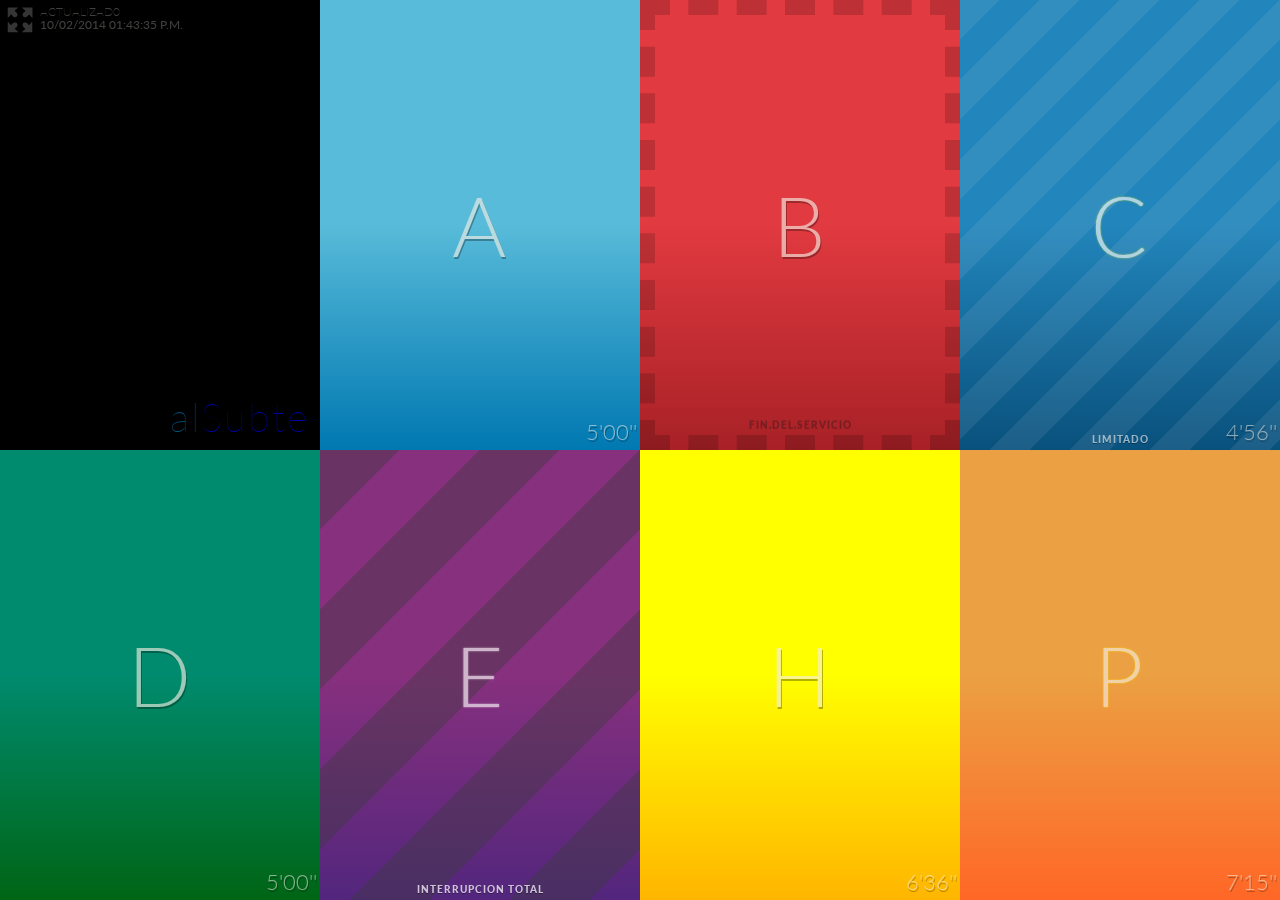
<file: bck16sep/webapps/alsubte/test.html>
<!DOCTYPE html>
<html lang="es" manifest="alsubte.manifest">
	<head>
		<!-- <meta http-equiv="refresh" content="300"> -->
		<meta name="apple-mobile-web-app-capable" content="yes">
		<meta name="apple-mobile-web-app-status-bar-style" content="black-translucent">
		<meta http-equiv="X-UA-Compatible" content="IE=edge,chrome=1"> 
		<meta name="viewport" content="width=device-width, initial-scale=1.0, maximum-scale=1.0, user-scalable=no" /> 
		<title>alSubte</title>
		<meta name="description" content="Estado del Subte de la Ciudad de Buenos Aires" />
		<meta name="keywords" content="estado del subte, buenos aires" />
		<meta name="author" content="Walter Javier Franck" />
		<link rel="shortcut icon" sizes="196x196" href="images/logo.png"> 
		<link rel="icon" type="image/png" href="images/logo.png" />
		<link rel="apple-touch-startup-image" href="images/logo.png">
		<link rel="apple-touch-icon" href="images/logo.png">
		<link rel="apple-touch-precomposed" href="images/logo.png">
		<link rel="stylesheet" type="text/css" href="stylesheets/component.css" />
	    <script src="javascripts/modernizr.custom.js"></script>
	    
	</head>
	<body onload="cambiaHoras()">
		<div id="fullscreen" class="container">
		<div id="fullscreenButton" class="fullscreen">
			<div id="horaactualizacion" class="horaactualizacion"></b></div>
		</div>
			<div id="bl-main" class="bl-main">
				<section>
					<div class="bl-box">
						<div id="estadoTotalImg" class="status"></div>
						<linea id="estadoTotalLeyenda" class="bl-box estadoTotalLeyenda"></linea>
						<div class="logo">al<bb>Subte</bb></div>
					</div>
					<div class="bl-content">
						<h2>Acerca de <nada class="logo2">al<bb>Subte</bb></nada></h2>
						<div class="article">
							<p>La p�gina la hice en vacaciones para escribir algo de c�digo.</p>
							<p>A�n est� en desarrollo y tengo mil cosas pendientes que de a poco voy a integrar. (tu opini�n es bienvenida)</p>
							<p>
								<a href="http://www.twitter.com/wfranck"><strong>@wfranck</strong></a>
							</p>
						</div>
					</div>
					<span class="bl-icon bl-icon-close"></span>
				</section>
				<section id="bl-work-section">
					<div class="bl-box">
						<div id="frecuenciaLineaA" class="frecuencia"></div>
						<h1 id="boxLineaA" class="bl-icon">
							<linea id="letraLineaA" class="bl-box">A</linea>
						</h1><!--linea info message-->
					</div>
					
					<div class="bl-content">
						<!--<div class="flechaizq"></div>
						<div class="flechader"></div>-->
						<div class="cajaCabecera">
							<div class="entrecabecerasnum">26'</div>
							<div class="entrecabecerasdesc">VIAJE ENTRE<br>CABECERAS</div>
						</div>
						<div class="cajaPromedio">
							<div id="ultimotrenASale" class="promedionum"></div>
							<div class="promediodesc">�ltimo Tren<br>a San Pedrito</div>
						</div>
						<div class="cajaUltimoTren">
							<div id="ultimotrenAEntra" class="ultimotrennum">22:56</div>
							<div class="ultimotrendesc">�ltimo Tren<br>a Plaza de Mayo</div>
						</div>
						<div class="cajaLinea">
							<div class="linea">
								<div class="tituloLinea">L�nea</div>
								A								
							</div>
						</div>
						<div class="cajaEstado">
							<div id="estadoA" class="estado">Servicio Normal</div>
							<div id="descA" class="descestado"></div>
						</div>
						<ul id="bl-work-items" class="mas">
							<li data-panel="panel-A"></li>
						</ul>						
					</div>					

					<span class="bl-icon bl-icon-close"></span>
					
				</section>
				<section id="bl-work-section">
					<div class="bl-box">
						<div id="frecuenciaLineaB" class="frecuencia"></div>
						<h1 id="boxLineaB" class="bl-icon ">
							<linea id="letraLineaB" class="bl-box">B</linea>
						</h1><!--linea info message-->
					</div>
					
					<div class="bl-content">
						<!--<div class="flechaizq"></div>
						<div class="flechader"></div>-->
						<div class="cajaCabecera">
							<div class="entrecabecerasnum">27'</div>
							<div class="entrecabecerasdesc">VIAJE ENTRE<br>CABECERAS</div>
						</div>
						<div class="cajaPromedio">
							<div id="ultimotrenBSale" class="promedionum">22:21</div>
							<div class="promediodesc">�ltimo Tren<br>a J.M. de Rosas</div>
						</div>
						<div class="cajaUltimoTren">
							<div id="ultimotrenBEntra" class="ultimotrennum">22:49</div>
							<div class="ultimotrendesc">�ltimo Tren<br>a L.N. Alem</div>
						</div>
						<div class="cajaLinea">
							<div class="linea">
								<div class="tituloLinea">L�nea</div>
								B								
							</div>
						</div>
						<div class="cajaEstado">
							<div id="estadoB" class="estado">Servicio Normal</div>
							<div id="descB" class="descestado"></div>
						</div>
						<ul id="bl-work-items" class="mas">
							<li data-panel="panel-B"></li>
						</ul>						
					</div>					

					<span class="bl-icon bl-icon-close"></span>
					
				</section>
				<section id="bl-work-section">
					<div class="bl-box">
						<div id="frecuenciaLineaC" class="frecuencia"></div>
						<h1 id="boxLineaC" class="bl-icon">
							<linea id="letraLineaC" class="bl-box">C</linea>
						</h1><!--linea info message-->
					</div>
					
					<div class="bl-content">
						<!--<div class="flechaizq"></div>
						<div class="flechader"></div>-->
						<div class="cajaCabecera">
							<div class="entrecabecerasnum">13'</div>
							<div class="entrecabecerasdesc">VIAJE ENTRE<br>CABECERAS</div>
						</div>
						<div class="cajaPromedio">
							<div id="ultimotrenCSale" class="promedionum">22:45</div>
							<div class="promediodesc">�ltimo Tren<br>a Constituci�n</div>
						</div>
						<div class="cajaUltimoTren">
							<div id="ultimotrenCEntra" class="ultimotrennum">22:47</div>
							<div class="ultimotrendesc">�ltimo Tren<br>a Retiro</div>
						</div>
						<div class="cajaLinea">
							<div class="linea">
								<div class="tituloLinea">L�nea</div>
								C								
							</div>
						</div>
						<div class="cajaEstado">
							<div id="estadoC" class="estado">Servicio Normal</div>
							<div id="descC" class="descestado"></div>
						</div>
						<ul id="bl-work-items" class="mas">
							<li data-panel="panel-C"></li>
						</ul>						
					</div>					

					<span class="bl-icon bl-icon-close"></span>
					
				</section>
				<section id="bl-work-section">
					<div class="bl-box">
						<div id="frecuenciaLineaD" class="frecuencia"></div>
						<h1 id="boxLineaD" class="bl-icon"><!-- messagebr"> -->
							<linea id="letraLineaD" class="bl-box">D</linea>
						</h1><!--linea info message-->
					</div>
					
					<div class="bl-content">
						<!--<div class="flechaizq"></div>
						<div class="flechader"></div>-->
						<div class="cajaCabecera">
							<div class="entrecabecerasnum">26'</div>
							<div class="entrecabecerasdesc">VIAJE ENTRE<br>CABECERAS</div>
						</div>
						<div class="cajaPromedio">
							<div id="ultimotrenDSale" class="promedionum">22:24</div>
							<div class="promediodesc">�ltimo Tren<br>a C. de Tucum�n</div>
						</div>
						<div class="cajaUltimoTren">
							<div id="ultimotrenDEntra" class="ultimotrennum">22:51</div>
							<div class="ultimotrendesc">�ltimo Tren<br>a Catedral</div>
						</div>
						<div class="cajaLinea">
							<div class="linea">
								<div class="tituloLinea">L�nea</div>
								D								
							</div>
						</div>
						<div class="cajaEstado">
							<div id="estadoD" class="estado">Servicio Normal</div>
							<div id="descD" class="descestado"></div>
						</div>
						<ul id="bl-work-items" class="mas">
							<li data-panel="panel-D"></li>
						</ul>						
					</div>					

					<span class="bl-icon bl-icon-close"></span>
					
				</section>
				<section id="bl-work-section">
					<div class="bl-box">
						<div id="frecuenciaLineaE" class="frecuencia"></div>
						<h1 id="boxLineaE" class="bl-icon">
							<linea id="letraLineaE" class="bl-box">E</linea>
						</h1><!--linea info message-->
					</div>
					
					<div class="bl-content">
						<!--<div class="flechaizq"></div>
						<div class="flechader"></div>-->
						<div class="cajaCabecera">
							<div class="entrecabecerasnum">24'</div>
							<div class="entrecabecerasdesc">VIAJE ENTRE<br>CABECERAS</div>
						</div>
						<div class="cajaPromedio">
							<div id="ultimotrenESale" class="promedionum">22:27</div>
							<div class="promediodesc">�ltimo Tren<br>a Pza. de los Virreyes</div>
						</div>
						<div class="cajaUltimoTren">
							<div id="ultimotrenEEntra" class="ultimotrennum">22:59</div>
							<div class="ultimotrendesc">�ltimo Tren<br>a Bolivar</div>
						</div>
						<div class="cajaLinea">
							<div class="linea">
								<div class="tituloLinea">L�nea</div>
								E								
							</div>
						</div>
						<div class="cajaEstado">
							<div id="estadoE" class="estado">Servicio Normal</div>
							<div id="descE" class="descestado"></div>
						</div>
						<ul id="bl-work-items" class="mas">
							<li data-panel="panel-E"></li>
						</ul>						
					</div>					

					<span class="bl-icon bl-icon-close"></span>
					
				</section>
				<section id="bl-work-section">
					<div class="bl-box">
						<div id="frecuenciaLineaH" class="frecuencia frecuenciah"></div>
						<h1 id="boxLineaH" class="bl-icon bl-icon-h">
							<linea id="letraLineaH" class="bl-box">H</linea>
						</h1><!--linea info message-->
					</div>
					
					<div class="bl-content">
						<!--<div class="flechaizq"></div>
						<div class="flechader"></div>-->
						<div class="cajaCabecera">
							<div class="entrecabecerasnum">13'</div>
							<div class="entrecabecerasdesc">VIAJE ENTRE<br>CABECERAS</div>
						</div>
						<div class="cajaPromedio">
							<div id="ultimotrenHSale" class="promedionum">23:06</div>
							<div class="promediodesc">�ltimo Tren<br>a Hospitales</div>
						</div>
						<div class="cajaUltimoTren">
							<div id="ultimotrenHEntra" class="ultimotrennum">23:02</div>
							<div class="ultimotrendesc">�ltimo Tren<br>a Corrientes</div>
						</div>
						<div class="cajaLinea">
							<div class="linea">
								<div class="tituloLinea">L�nea</div>
								H								
							</div>
						</div>
						<div class="cajaEstado">
							<div id="estadoH" class="estado">Servicio Normal</div>
							<div id="descH" class="descestado"></div>
						</div>
						<ul id="bl-work-items" class="mas">
							<li data-panel="panel-H"></li>
						</ul>						
					</div>					

					<span class="bl-icon bl-icon-close"></span>
					
				</section>				
				<section id="bl-work-section">
					<div class="bl-box">
						<div id="frecuenciaLineaP" class="frecuencia"></div>
						<h1 id="boxLineaP" class="bl-icon">
							<linea id="letraLineaP" class="bl-box">P</linea>
						</h1><!--linea info message-->
					</div>
					
					<div class="bl-content">
						<!--<div class="flechaizq"></div>
						<div class="flechader"></div>-->
						<div class="cajaCabecera">
							<div class="entrecabecerasnum">27'</div>
							<div class="entrecabecerasdesc">VIAJE ENTRE<br>CABECERAS</div>
						</div>
						<div class="cajaPromedio">
							<div id="ultimotrenPPSale" class="promedionum">20:56</div>
							<div class="promediodesc">�ltimo Tren<br>a Int. Saguier</div>
						</div>
						<div class="cajaUltimoTren">
							<div id="ultimotrenPPEntra" class="ultimotrennum">21:23</div>
							<div class="ultimotrendesc">�ltimo Tren<br>a Gral. Savio</div>
						</div>
						<div class="cajaLinea">
							<div class="linea">
								<div class="tituloLinea">L�nea</div>
								P								
							</div>
						</div>
						<div class="cajaEstado">
							<div id="estadoP" class="estado">Servicio Normal</div>
							<div id="descP" class="descestado"></div>
						</div>
						<ul id="bl-work-items" class="mas">
							<li data-panel="panel-P"></li>
						</ul>						
					</div>					

					<span class="bl-icon bl-icon-close"></span>
					
				</section>
				
				
				<!-- Panel items for the works -->
				
				
				
				<div class="bl-panel-items" id="bl-panel-work-items">
					<div class="panelA" data-panel="panel-A">
						<div>
								
								<h2 class="tituloDetalle">L�nea A</h2>
						        <div class="container">
									<div class="accordion">
										<div>
											<input id="estacionA1" name="accordion-1" type="checkbox"/>
											<label class="top lineaa" for="estacionA1">Plaza de Mayo</label>
											<div class="article ac-large">
												<p>
													<img class="infolinea infolineaIcono" src="images/banios.png"/>
													<img class="infolinea infolineaIcono" src="images/termconsulta.png"/>
												</p>
												<p></p>
												<p>Hip�lito Yrigoyen 300</p>
												<p>Esta estaci�n cabecera, de anden central, est� ubicada en el centro hist�rico de la Ciudad de Buenos Aires debajo de la plaza a la cual hace alusi�n su nombre.</p>
												<p>Fue inaugurada el 1 de diciembre de 1913. En marzo de 2013 fue restaurada y se realizaron murales conmemorativos de los 100 a�os del subte en la Ciudad. Las obras, de Mart�n Ron y Tri�ngulo Dorado, reflejan la conformaci�n de la patria y las bases de justicia sobre la cual fue fundada.</p>
											</div>
										</div>
										
										<div>
											<input id="estacionA2" name="accordion-1" type="checkbox"/>
											<label for="estacionA2">Per�</label>
											<div class="article ac-large">
												<p>
													<img class="infolinea infolineaIcono" src="images/escalera.png"/>
													<img class="infolinea infolineaIcono" src="images/ascensor.png"/>
													<img class="infolinea infolineaIcono" src="images/termconsulta.png"/>
												</p>
												<p></p>
												<p>Av. de Mayo 500</p>
												<p>Esta estaci�n est� ubicada sobre la Avenida de Mayo, en el Barrio de Monserrat.</p>
												<p>Fue inaugurada el 1 de diciembre de 2013 y en 1997 fue declarada monumento hist�rico nacional. La estaci�n est� ornamentada con una galer�a de arte, una exposici�n fotogr�fica de la construcci�n del subterr�neo y un mural. El Mundo seg�n Mafalda, dedicado a la c�lebre historieta de Quino. En marzo de 2013 fue restaurado buscando preservar su estructura y dise�o original.</p>
											</div>
										</div>
										
										<div>
											<input id="estacionA3" name="accordion-1" type="checkbox"/>
											<label for="estacionA3">Piedras</label>
											<div class="article ac-large">
												<p>
													<img class="infolinea infolineaIcono" src="images/escalera.png"/>
												</p>
												<p></p>
												<p>Av. de Mayo 900</p>
												<p>Esta estaci�n est� ubicada en la zona c�ntrica de la Ciudad sobre la Avenida de Mayo, intersecci�n con calle Piedras.</p>
												<p>Fue inaugurada el 1 de diciembre de 1913 y en 1997 fue declarada monumento hist�rico nacional. En marzo de 2013 la estaci�n fue ornamentada. Cuenta con 12 fotograf�as intervenidas por e arquitecto y pintor Miguel D'Arienzo.</p>
											</div>
										</div>
										
										<div>
											<input id="estacionA4" name="accordion-1" type="checkbox"/>
											<label for="estacionA4">Lima</label>
											<div class="article ac-large">
												<p>
													<img class="infolinea infolineaIcono" src="images/escalera.png"/>
													<img class="infolinea infolineaIcono" src="images/termconsulta.png"/>
												</p>
												<p></p>
												<p>Av. de Mayo 1101</p>
												<p>Esta estaci�n est� ubicada sobre la Avenida de Mayo, a pocos metros de la Avenida 9 de Julio y al Obelisco.</p>
												<p>Fue inaugurada el 1 de diciembre de 1913 y en 1997 fue declarada monumento hist�rico nacional. La estacion est� ornamentada con un mural cer�mico, Gente de Buenos Aires, de Horacio Altuna y otro, M�sicos de Buenos Aires, de Hermenegildo S�bat. En marzo de 2013, la estaci�n fue restaurada en su totalidad y se sumaron 10 obras en el and�n del artista Gustavo Godoy.</p>
											</div>
										</div>
										
										<div>
											<input id="estacionA5" name="accordion-1" type="checkbox"/>
											<label for="estacionA5">S�enz Pe�a</label>
											<div class="article ac-large">
												<p>
													<img class="infolinea infolineaIcono" src="images/escalera.png"/>
												</p>
												<p></p>
												<p>Av. de Mayo 1400</p>
												<p>Esta estaci�n est� ubicada en Avenida de Mayo y S�enz Pe�a, a metros de la Plaza Lorea y la Plaza Mariano Moreno.</p>
												<p>Fue bautizada en honor al d�cimo segundo presidente de la Rep�blica Argentina y en 1997 fue declarada monumento hist�rico nacional. En marzo de 2013, la estaci�n fue restaurada en su totalidad y se colocaron 16 obras de estilo pop de la renombrada artista Marta Minuj�n.</p>
											</div>
										</div>
										
										<div>
											<input id="estacionA6" name="accordion-1" type="checkbox"/>
											<label for="estacionA6">Congreso</label>
											<div class="article ac-large">
												<p>
													<img class="infolinea infolineaIcono" src="images/escalera.png"/>
													<img class="infolinea infolineaIcono" src="images/ascensor.png"/>
												</p>
												<p></p>
												<p>Av. Rivadavia 1800</p>
												<p>Esta estaci�n est� ubicada sobre la Avenida Rivadavia, en el Barrio de Balvanera. Fue Nombrada en honor al Congreso de la Naci�n Argentina. ubicado en las inmediaciones.</p>
												<p>Fue inaugurada el 1 de diciembre de 1913 y en 1997 fue declarada monumento hist�rico nacional. La estaci�n cuenta con una vitrina en homenaje al Congreso de la Naci�n y un mural cer�mico, El Nacimiento de la Patria, del artista Carlos Nine.</p>
											</div>
										</div>
										
										<div>
											<input id="estacionA7" name="accordion-1" type="checkbox"/>
											<label for="estacionA7">Pasco</label>
											<div class="article ac-large">
												<p>Av. Rivadavia 2200</p>
												<p>Esta estaci�n est� ubicada sobre la Avenida Rivadavia en la intersecci�n con calle Pasco, en el Barrio de Balvanera.</p>
												<p>Fue inaugurada el 1 de diciembre de 1913 y en 1997 fue declarada monumento hist�rico nacional. La estaci�n cuenta con una particularidad: el tren s�lo se detiene ah� cuando viaja en direcci�n a Plaza de Mayo ya que el and�n sur fue clausurado en 1951; despertando una serie de mitos y leyendas urbanas.</p>
											</div>
										</div>
										
										<div>
											<input id="estacionA8" name="accordion-1" type="checkbox"/>
											<label for="estacionA8">Alberti</label>
											<div class="article ac-large">
												<p>Av. Rivadavia 2400</p>
												<p>Esta estaci�n est� ubicada sobre la Avenida Rivadavia en la intersecci�n con la calle Alberti, en el Barrio de Balvanera.</p>
												<p>Fue inaugurada el 1 de diciembre de 1913 y en 1997 fue declarada monumento hist�rico nacional. La estaci�n cuenta con una particularidad: el tren solo se detiene all� cuando viaja en direcci�n a Carabobo; ya que el and�n norte fue clausurado en 1951.</p>
											</div>
										</div>
										
										<div>
											<input id="estacionA9" name="accordion-1" type="checkbox"/>
											<label for="estacionA9">Plaza Miserere</label>
											<div class="article ac-large">
												<p>
													<img class="infolinea infolineaIcono" src="images/escalera.png"/>
													<img class="infolinea infolineaIcono" src="images/banios.png"/>
													<img class="infolinea infolineaIcono" src="images/termconsulta.png"/>
												</p>
												<p></p>
												<p>Av. PueyrRed�n 2100</p>
												<p>Ubicada en la intersecci�n de las Avenidas Rivadavia y Pueyrred�n.</p>
												<p>Fue inaugurada inaugurada el 1 de diciembre de 1913  y en 1997 fue declarada monumento hist�rico nacional. En marzo de 2013 la estaci�n fue restaurada en su totalidad y se llevaron a cabo distintas intervenciones art�sticas. En el vest�bulo central, se puede aprecia la fachada original 11 de septiembre.</p>
											</div>
										</div>
										
										<div>
											<input id="estacionA10" name="accordion-1" type="checkbox"/>
											<label for="estacionA10">Loria</label>
											<div class="article ac-large">
												<p>
													<img class="infolinea infolineaIcono" src="images/escalera.png"/>
													<img class="infolinea infolineaIcono" src="images/ascensor.png"/>
												</p>
												<p></p>
												<p>Av. Rivadavia 3400</p>
												<p>Ubicada sobre la Avenida Rivadavia en la intersecci�n con la calle S�nchez de Loria, en el Barrio de Balvanera.</p>
												<p>Fue inaugurada el 1 de abril de 1914, siendo este el segundo tramo de la L�nea A. La estaci�n fue restaurada en su totalidad en marzo de 2013 y se incorporaron fotograf�as que detallan el avance de las obras m�s recientes de la red.</p>
											</div>
										</div>
										
										<div>
											<input id="estacionA11" name="accordion-1" type="checkbox"/>
											<label for="estacionA11">Castro Barros</label>
											<div class="article ac-large">
												<p>
													<img class="infolinea infolineaIcono" src="images/escalera.png"/>
													<img class="infolinea infolineaIcono" src="images/ascensor.png"/>
												</p>
												<p></p>
												<p>Av. Rivadavia 3900</p>
												<p>Esta estaci�n est� ubicada sobre la Avenida Rivadavia, una de las principales arterias de la Ciudad, en el Barrio de Almagro.</p>
												<p>Fue inaugurada el 1 de abril de 1914, siendo este el segundo tramo de la L�nea A. La estaci�n fue restaurada en su totalidad en marzo de 2013 y se incorporaron murales de Julio Lavall�n con la tem�tica del boxeo, por la cercan�a de la estaci�n a la Federaci�n Argentina de Boxeo.</p>
											</div>
										</div>
										
										<div>
											<input id="estacionA12" name="accordion-1" type="checkbox"/>
											<label for="estacionA12">R�o de Janeiro</label>
											<div class="article ac-large">
												<p>Av. Rivadavia 4500</p>
												<p>Esta estaci�n est� ubicada sobre Avenida Rivadavia en la intersecci�n con la calle R�o de Janeiro, en el L�mite de los Barrios de  Caballito y Almagro.</p>
												<p>Fue inaugurada el 1 de abril de 1914, siendo este el segundo tramo de la l�nea A. La estaci�n fue restaurada en su totalidad en marzo de 2013 y se colocaron 10 obras del artista Quinquela Mart�n.</p>
											</div>
										</div>
										
										<div>
											<input id="estacionA13" name="accordion-1" type="checkbox"/>
											<label for="estacionA13">Acoyte</label>
											<div class="article ac-large">
												<p>
													<img class="infolinea infolineaIcono" src="images/escalera.png"/>
													<img class="infolinea infolineaIcono" src="images/ascensor.png"/>
												</p>
												<p></p>
												<p>Av. Rivadavia 5000</p>
												<p>Ubicada a metros del Parque Rivadavia, en el Barrio de Caballito.</p>
												<p>Fue inaugurada en julio de 1914, dando inicio al tercer tramo de la l�nea A. La estaci�n fue restaurada en marzo de 2013 y se incorporaron 16 obras del artista Claudio Gallina con la tem�tica de la educaci�n en referencia a las escuelas ubicadas en sus cercan�as.</p>
											</div>
										</div>
										
										<div>
											<input id="estacionA14" name="accordion-1" type="checkbox"/>
											<label for="estacionA14">Primera Junta</label>
											<div class="article ac-large">
												<p>
													<img class="infolinea infolineaIcono" src="images/escalera.png"/>
													<img class="infolinea infolineaIcono" src="images/ascensor.png"/>
													<img class="infolinea infolineaIcono" src="images/banios.png"/>
													<img class="infolinea infolineaIcono" src="images/termconsulta.png"/>
												</p>
												<p></p>
												<p>Av. Rivadavia 5300</p>
												<p>La estaci�n de 2 plataformas centrales est� ubicada en la Avenida Rivadavia, en la intersecci�n con la calle Del Barco Dentenera, en el Barrio de Caballito. El nombre de la estaci�n homenajea al primer gobierno patrio surgido despu�s de la Revoluci�n de Mayo.</p>
												<p>Fue inaugurada en julio de 1914 dando inicio al tercer tramo de la L�nea A. La estaci�n fue restaurada en marzo de 2013 cuando se colocaron los espejos para trabajar sobre la concientizaci�n de los usuarios sobre el cuidado del transporte y los espacios p�blicos.</p>
											</div>
										</div>
										
										<div>
											<input id="estacionA15" name="accordion-1" type="checkbox"/>
											<label for="estacionA15">Puan</label>
											<div class="article ac-large">
												<p>
													<img class="infolinea infolineaIcono" src="images/escalera.png"/>
													<img class="infolinea infolineaIcono" src="images/ascensor.png"/>
													<img class="infolinea infolineaIcono" src="images/banios.png"/>
												</p>
												<p></p>
												<p>Av. Rivadavia 5900</p>
												<p>La estaci�n est� emplazada debajo de la intersecci�n de la Avenida Rivadavia y calle Puan, en el Barrio de Caballito.</p>
												<p>Fue inaugurada en diciembre de 2008. La estaci�n cuenta con un dise�o moderno con un vest�bulo intermedio y obras de street art en sus t�mpanos, como una nueva representaci�n de la cultura e imaginario porte�o.</p>
											</div>
										</div>
										
										<div>
											<input id="estacionA16" name="accordion-1" type="checkbox"/>
											<label for="estacionA16">Carabobo</label>
											<div class="article ac-large">
												<p>
													<img class="infolinea infolineaIcono" src="images/escalera.png"/>
													<img class="infolinea infolineaIcono" src="images/ascensor.png"/>
												</p>
												<p></p>
												<p>Av. Rivadavia 6300</p>
												<p>La estaci�n terminal est� emplazada debajo de la intersecci�n de la Avenida Rivadavia y la calle Carabobo, en el barrio de Flores.</p>
												<p>Fue inaugurada en diciembre de 2008. La estaci�n cuenta con un dise�o moderno con un vest�bulo intermedio y obras de street art en sus t�mpanos, como una nueva representaci�n de la cultura e imaginario porte�o.</p>
											</div>
										</div>
										
										<div>
											<input id="estacionA17" name="accordion-1" type="checkbox"/>
											<label for="estacionA17">San Jos� de Flores</label>
											<div class="article ac-large">
												<p>
													<img class="infolinea infolineaIcono" src="images/escalera.png"/>
													<img class="infolinea infolineaIcono" src="images/ascensor.png"/>
													<img class="infolinea infolineaIcono" src="images/banios.png"/>
													<img class="infolinea infolineaIcono" src="images/termconsulta.png"/>
												</p>
												<p></p>
												<p>Av. Rivadavia 6950</p>
												<p>Emplazada debajo debajo de la intersecci�n de la Avenida Rivadavia y la calle Gral. Jos� G. Artigas en el barrio de Flores. La estaci�n cuenta con un dise�o moderno: un vest�bulo intermedio donde se encuentran las boleter�as y antenas laterales de 110 metros.</p>
												<p>Fue inaugurada en agosto de 2013. La estaci�n tiene obras de Guillermo Roux, considerado una est�tica cultural hist�rica y un desarrollo tem�tico vinculado con la vida del barrio de Flores, desde su fundaci�n hasta el bicentenario.</p>
											</div>
										</div>
										
										<div>
											<input id="estacionA18" name="accordion-1" type="checkbox"/>
											<label class="bottom" for="estacionA18">San Pedrito</label>
											<div class="article ac-large bottom">
												<p>
													<img class="infolinea infolineaIcono" src="images/escalera.png"/>
													<img class="infolinea infolineaIcono" src="images/ascensor.png"/>
													<img class="infolinea infolineaIcono" src="images/banios.png"/>
													<img class="infolinea infolineaIcono" src="images/termconsulta.png"/>
												</p>
												<p></p>
												<p>Av. Rivadavia 7450</p>
												<p>Emplazada debajo cela interseccieon de las avenidas Rivadavia y Nazca, en el barrio de Flores. La estaci�n cuenta con un dise�o moderno: un vest�bulo intermedio donde se encuentran las boleter�as y antenas laterales de 110 metros.</p>
												<p>Fue inaugurada en agosto de 2013. La estaci�n tiene una reproducci�n de la obra Luna con Corona Blanca del artista Eugenio Cuttica y 4 Retratos de personajes representativos del barrio.</p>
											</div>
										</div>
																		
									</div>
						        </div>
					
						</div>
					</div>
					
					
					<div class="panelB" data-panel="panel-B">
						<div>
								
								<h2 class="tituloDetalle">L�nea B</h2>
						        <div class="container">
									<div class="accordion">
										<div>
											<input id="estacionB1" name="accordion-1" type="checkbox"/>
											<label class="top" for="estacionB1">Leandro N. Alem</label>
											<div class="article ac-large">
												<p>
													<img class="infolinea infolineaIcono" src="images/escalera.png"/>
													<img class="infolinea infolineaIcono" src="images/banios.png"/>
												</p>
												<p></p>
												<p>Av. Corrientes 200</p>
												<p>Esta estaci�n cabecera, de and�n central est� ubicada en Av. Corrientes y Av. Leandro N. Alem, dentro de los l�mites del Barrio San Nicol�s y a metros del Palacio de Correos.</p>
												<p>Fue inaugurada el 1 de diciembre de 1931. En marzo de 2013 la estaci�n fue restaurada y se realizaron trabajos para su puesta en valor.</p>
											</div>
										</div>
										
										<div>
											<input id="estacionB2" name="accordion-1" type="checkbox"/>
											<label for="estacionB2">Florida</label>
											<div class="article ac-large">
												<p>
													<img class="infolinea infolineaIcono" src="images/escalera.png"/>
													<img class="infolinea infolineaIcono" src="images/banios.png"/>
												</p>
												<p></p>
												<p>Av. Corrientes 500</p>
												<p>Ubicada en Av. Corrientes y calle Florida, en el Barrio porte�o de San Nicol�s, a pocos metros de la peatonal Florida.</p>
												<p>Fue inaugurada el 15 de diciembre de 1931. En el anden se encuentra el mural de Mariano Imposti Indart de 1998, dedicado a la c�lebre historieta argentina de Patoruz�.</p>
											</div>
										</div>
										
										<div>
											<input id="estacionB3" name="accordion-1" type="checkbox"/>
											<label for="estacionB3">Carlos Pellegrini</label>
											<div class="article ac-large">
												<p>
													<img class="infolinea infolineaIcono" src="images/escalera.png"/>
												</p>
												<p></p>
												<p>Av. Corrientes 900</p>
												<p>Ubicada en Av. Corrientes y calle Carlos Pellegrini, en Barrio de San Nicol�s, a pocos metros del Obelisco y del Teatro Col�n.</p>
												<p>Fue inaugurada el 22 de junio de 1931. En el entrepiso se puede apreciar un bajo relieve en homenaje a Federico Lacroze y un mural cer�mico de Pablo Siquier, inspirado en conceptos geom�tricos. La estaci�n es parte del llamado nodo obelisco.</p>
											</div>
										</div>
										
										<div>
											<input id="estacionB4" name="accordion-1" type="checkbox"/>
											<label for="estacionB4">Uruguay</label>
											<div class="article ac-large">
												<p>
													<img class="infolinea infolineaIcono" src="images/escalera.png"/>
													<img class="infolinea infolineaIcono" src="images/ascensor.png"/>
													<img class="infolinea infolineaIcono" src="images/banios.png"/>
												</p>
												<p></p>
												<p>Av. Corrientes 1400</p>
												<p>Esta estaci�n est� ubicada en Av. Corrientes y la calle Utuguay, en el Barrio de San Nicol�s, a pocos metros del Teatro Gral San Mart�n.</p>
												<p>Fue inaugurada el 22 de junio de 1931. El 22 de diciembre de 2003 se convirti� en la primer estaci�n tem�tica de la red de subtes dedicando su decoraci�n al cine argentino y su historia. El and�n norte est� ornamentado con un mural de Francisco Solano L�pez y Francisco Breccia, recordando la obra del Eternauta y murales con los personajes inodoro Pereyra y Mendieta, de Roberto Fontanarrosa. En el and�n sur se encuentra una obra del humorista Cristobal Reynoso.</p>
											</div>
										</div>
										
										<div>
											<input id="estacionB5" name="accordion-1" type="checkbox"/>
											<label for="estacionB5">Callao</label>
											<div class="article ac-large">
												<p>
													<img class="infolinea infolineaIcono" src="images/escalera.png"/>
													<img class="infolinea infolineaIcono" src="images/ascensor.png"/>
													<img class="infolinea infolineaIcono" src="images/banios.png"/>
												</p>
												<p></p>
												<p>Av. Corrientes 1800</p>
												<p>Esta estaci�n est� ubicada en Av. Corrientes y la Avenida Callao, en el Barrio Balvanera a 500 metros del Palacio de Aguas Corrientes.</p>
												<p>Fue inaugurado el 17 de octubre de 1930. La estaci�n cuenta en su and�n sur con 2 murales de 1991; Desolaci�n y Amor, de Daniel Kaplan y, Altar Porte�o de Hector Meana. El and�n norte tiene, adem�s, una obra de Tom�s Fracchia, El Enigma del Espacio y del Tiempo.</p>
											</div>
										</div>
										
										<div>
											<input id="estacionB6" name="accordion-1" type="checkbox"/>
											<label for="estacionB6">Pasteur</label>
											<div class="article ac-large">
												<p>
													<img class="infolinea infolineaIcono" src="images/escalera.png"/>
													<img class="infolinea infolineaIcono" src="images/banios.png"/>
												</p>
												<p></p>
												<p>Av. Corrientes 2300</p>
												<p>Esta estaci�n est� ubicada en Av. Corrientes y la calle Pasteur, en el Barrio de Balvanera a 600 metros de la Estaci�n Facultad de Medicina de la L�nea D.</p>
												<p>Fue inaugurada el 17 de octubre de 1930 como parte del tramo Federico Lacroze - Callao.</p>
											</div>
										</div>
										
										<div>
											<input id="estacionB7" name="accordion-1" type="checkbox"/>
											<label for="estacionB7">Pueyrred�n</label>
											<div class="article ac-large">
												<p>
													<img class="infolinea infolineaIcono" src="images/escalera.png"/>
													<img class="infolinea infolineaIcono" src="images/banios.png"/>
												</p>
												<p></p>
												<p>Av. Corrientes 2700</p>
												<p>Ubicada en las intersecciones de las Avenidas Corrientes y Avenida Pueyrred�n, en el Barrio de Balvanera.</p>
												<p>Fue inaugurada el 22 de junio de 1931. En el and�n sur cuenta con tres murales. Los Elementos, de Juan Doffo, Santuario de Germ�n Gargano y Subcielo de Buenos Aires de Ernesto Pesce.</p>
											</div>
										</div>
										
										<div>
											<input id="estacionB8" name="accordion-1" type="checkbox"/>
											<label for="estacionB8">Carlos Gardel</label>
											<div class="article ac-large">
												<p>
													<img class="infolinea infolineaIcono" src="images/escalera.png"/>
												</p>
												<p></p>
												<p>Av. Corrientes 3300</p>
												<p>Ubicada en Av. Corrientes y calle Ag�ero, dentro de la zona conocida como Abasto.</p>
												<p>Fue inaugurada el 17 de octubre de 1930 con el nombre de Ag�ero que luego fue modificada en nombre al c�lebre cantante de tango Carlos Gardel. La estaci�n cuenta con 2 murales de la ceramista, Ingeborn Ringer con dise�o de Carlos Paez Villar� y un filete realizado por Le�n Untroib. El entrepiso est� ornamentado tambi�n con obras de L. Pestchanker.</p>
											</div>
										</div>
										
										<div>
											<input id="estacionB9" name="accordion-1" type="checkbox"/>
											<label for="estacionB9">Medrano</label>
											<div class="article ac-large">
												<p>
													<img class="infolinea infolineaIcono" src="images/escalera.png"/>
												</p>
												<p></p>
												<p>Av. Corrientes 3900</p>
												<p>Ubicada en la intersecci�n de las Avenidas Corrientes y Medrano, en el Barrio de Almagro, pr�xima a la plaza.</p>
												<p>Fue inaugurada el 17 de octubre de 1930. El and�n norte est� decorado con un mural de Ricardo Roux y la obra de L. Wells.</p>
											</div>
										</div>
										
										<div>
											<input id="estacionB10" name="accordion-1" type="checkbox"/>
											<label for="estacionB10">Angel Gallardo</label>
											<div class="article ac-large">
												<p>
													<img class="infolinea infolineaIcono" src="images/escalera.png"/>
												</p>
												<p></p>
												<p>Av. Corrientes 4600</p>
												<p>Ubicada en la intersecci�n de las Avenidas Corrientes y �ngel Gallardo, en el Barrio de Almagro, cerca del Parque Centenario y del Museo Argentino de Ciencias Naturales.</p>
												<p>Fue inaugurada el 17 de octubre de 1930. La estaci�n est� ornamentada con 3 murales: un d�ptico conformado con dos murales de Marcia Schvartz y un mural de Margarita Pakza denominado Flores de mi pa�s.</p>
											</div>
										</div>
										
										<div>
											<input id="estacionB11" name="accordion-1" type="checkbox"/>
											<label for="estacionB11">Malabia</label>
											<div class="article ac-large">
												<p>
													<img class="infolinea infolineaIcono" src="images/escalera.png"/>
												</p>
												<p></p>
												<p>Av. Corrientes 5200</p>
												<p>Ubicada en la intersecci�n de las Avenidas Corrientes y calle Malabia, en el Barrio de Villa Crespo. En 2010 se incorpor� el nombre Osvaldo Pugliese en honor al artista tangueo nacido en el Barrio.</p>
												<p>Fue inaugurada le 17 de octubre de 1930. En el and�n sur se encuentra el mural de la artista Luz Zorraquin, llamado Metamorfosis: de flor a tomillo.</p>
											</div>
										</div>
										
										<div>
											<input id="estacionB12" name="accordion-1" type="checkbox"/>
											<label for="estacionB12">Dorrego</label>
											<div class="article ac-large">
												<p>
													<img class="infolinea infolineaIcono" src="images/escalera.png"/>
												</p>
												<p></p>
												<p>Av. Corrientes 6000</p>
												<pLa estaci�n est� ubicada en la intersecci�n de las Avenidas Corrientes y Dorrego, en el Barrio de Chacarita.</p>
												<p>Fue inaugurada el 17 de octubre de 1930. La estaci�n fue decorada con 4 murales. En el and�n norte se encuentra la obra de Mildred Burton y al and�n sur lo decoran murales de Roberto Scarfidi, Jos� Mar�a Caceres y Juan Jos� Cambre.</p>
											</div>
										</div>
										
										<div>
											<input id="estacionB13" name="accordion-1" type="checkbox"/>
											<label for="estacionB13">Federico Lacroze</label>
											<div class="article ac-large">
												<p>
													<img class="infolinea infolineaIcono" src="images/escalera.png"/>
													<img class="infolinea infolineaIcono" src="images/banios.png"/>
												</p>
												<p></p>
												<p>Av. Corrientes 6800</p>
												<p>Ubicada en la intersecci�n de las Avenidas Corrientes y Federico Lacroze, en las cercan�as del Cementerio de Chacarita.</p>
												<p>Fue inaugurada el 17 de octubre de 1930. Posee en el and�n sur el mural El Destino, de Gustavo Gr�nig, y una obra de Emma Gargiulo.</p>
											</div>
										</div>
										
										<div>
											<input id="estacionB14" name="accordion-1" type="checkbox"/>
											<label for="estacionB14">Tronador - Villa Ort�zar</label>
											<div class="article ac-large">
												<p>
													<img class="infolinea infolineaIcono" src="images/escalera.png"/>
													<img class="infolinea infolineaIcono" src="images/ascensor.png"/>
													<img class="infolinea infolineaIcono" src="images/banios.png"/>
												</p>
												<p></p>
												<p>Av. Triunivirato 3000</p>
												<p>Ubicada en el cruce de la Avenida Triunvirato con Tronador, en el barrio de Villa Ort�zar.</p>
												<p>Fue inaugurada el 9 de agosto de 2003. La decoraci�n, basada en vitrales de colores, retoma la historia del Barrio a trav�s de 18 obras de arte realizadas en el taller de Roberto Jos� Soler. En la estaci�n se exhiben tambi�n los restos de gliptodontes encontrados mientras se llevaba a cabo la excavaci�n del t�nel.</p>
											</div>
										</div>
										
										<div>
											<input id="estacionB15" name="accordion-1" type="checkbox"/>
											<label for="estacionB15">De los Incas - Parque Chas</label>
											<div class="article ac-large">
												<p>
													<img class="infolinea infolineaIcono" src="images/escalera.png"/>
													<img class="infolinea infolineaIcono" src="images/ascensor.png"/>
													<img class="infolinea infolineaIcono" src="images/banios.png"/>
												</p>
												<p></p>
												<p>Av. de los Incas 4200</p>
												<p>Ubicada en el cruce de la Avenida Triunvirato y la calle Echeverr�a, en el barrio de Villa Urquiza.</p>
												<p>Fue inaugurada el 26 de julio de 2013. La estaci�n cuenta con un dise�o moderno: amplios vest�bulos donde se encuentran las boleter�as, vest�bulos intermedios y and�n lateral. La estaci�n est� decorada con reproducciones de la artista Carolina Antoniadis.</p>
											</div>
										</div>
										
										<div>
											<input id="estacionB16" name="accordion-1" type="checkbox" class=""/>
											<label class="bottom" for="estacionB16">Juan Manuel de Rosas</label>
											<div class="article ac-large bottom">
												<p>
													<img class="infolinea infolineaIcono" src="images/escalera.png"/>
													<img class="infolinea infolineaIcono" src="images/ascensor.png"/>
													<img class="infolinea infolineaIcono" src="images/banios.png"/>
													<img class="infolinea infolineaIcono" src="images/termconsulta.png"/>
												</p>
												<p></p>
												<p>Roosevelt 5100</p>
												<p>La estaci�n terminal de la L�nea B est� ubicada en la Avenida Triunvirato entre las avenidas Monroe y Franklin D. Roosevelt, en el barrio de Villa Urquiza.</p>
												<p>Fue <a href="http://www.youtube.com/watch?v=cbnguXvF3QE">inaugurada el 26 de julio de 2013</a>. La estaci�n est� decorada en los vest�bulos con reproducciones de <a href="http://www.youtube.com/watch?v=JJh9Y97ajw4">obras</a> del artista Andr�s Waissan: Multitudes, La Alcantarrilla de Dios y La Cosecha. En el and�n y t�mpano, se colocaron obras originales de Julio Lavall�n: Tropillas sobre andenes y Encuentro de trompillas.</p>
											</div>
										</div>
																		
									</div>
						        </div>
					
						</div>

					</div>
					<div class="panelC" data-panel="panel-C">
						<div>
								
								<h2 class="tituloDetalle">L�nea C</h2>
						        <div class="container">
									<div class="accordion">
										<div>
											<input id="estacionC1" name="accordion-1" type="checkbox"/>
											<label class="top" for="estacionC1">Retiro</label>
											<div class="article ac-large">
												<p>
													<img class="infolinea infolineaIcono" src="images/escalera.png"/>
													<img class="infolinea infolineaIcono" src="images/banios.png"/>
												</p>
												<p></p>
												<p>Av. Dr. Jos� Ramos Mej�a 1400</p>
												<p>Estaci�n cabecera ubicada en Av. Dr. Jos� Ramos Mej�a y Gilardo Gilardi, en el Barrio de Retiro.</p>
												<p>Fue inaugurada el 6 de febrero de 1936. El vest�bulo se encuentra ornamentado con 3 murales de Fallieri: Las M�scaras, Gistorias del S�bado y Las Primeras Luces.</p>
											</div>
										</div>
										
										<div>
											<input id="estacionC2" name="accordion-1" type="checkbox"/>
											<label for="estacionC2">San Mart�n</label>
											<div class="article ac-large">
												<p>
													<img class="infolinea infolineaIcono" src="images/escalera.png"/>
												</p>
												<p></p>
												<p>Av. Santa Fe 800</p>
												<p>Est� ubicada entre la Avenida Santa Fe y Esmeralda, bajo la Plaza San Mart�n, en el Barrio de Retiro.</p>
												<p>Fue inaugurada el 17 de agosto de 1937 y fue declarada monumento hist�rico nacional en 1997. Posee 8 murales de cemente policromado realizados por el artista pl�stico Rodolfo Medina bajo la tem�tica de gesta sanmartiniana.</p>
											</div>
										</div>
										
										<div>
											<input id="estacionC3" name="accordion-1" type="checkbox"/>
											<label for="estacionC3">Lavalle</label>
											<div class="article ac-large">
												<p>
													<img class="infolinea infolineaIcono" src="images/escalera.png"/>
												</p>
												<p></p>
												<p>Esmeralda 500</p>
												<p>Ubicada entre las calles Lavalle y Esmeralda en el Barrio de San Nicol�s.</p>
												<p>Fue inaugurada el 6 de febrero de 1936 y fue declarada monumento hist�rico nacional en 1997. Posee 2 murales cer�micos en sus andenes laterales, basados en bocetos de Noel y Manuel Escasany, que pertenecen a la serie Paisajes de Espa�a.</p>
											</div>
										</div>
										
										<div>
											<input id="estacionC4" name="accordion-1" type="checkbox"/>
											<label for="estacionC4">Diagonal Norte</label>
											<div class="article ac-large">
												<p>
													<img class="infolinea infolineaIcono" src="images/escalera.png"/>
												</p>
												<p></p>
												<p>Sarmiento 800</p>
												<p>Ubicada en la avenida Roque S�enz Pe�a y Samiento, intersecci�n conocida como Diagonal Norte, a metros del Obelisco porte�o.</p>
												<p>Fue inaugurada el 9 de noviembre de 1934 y fue declarada monumento hist�rico nacional en 1997. Posee 2 murales cer�micos en sus andenes laterales, basados en bocetos de Noel y Manuel Escasany, que pertenecen a la serie Paisajes de Espa�a.</p>
											</div>
										</div>
										
										<div>
											<input id="estacionC5" name="accordion-1" type="checkbox"/>
											<label for="estacionC5">Avenida de Mayo</label>
											<div class="article ac-large">
												<p>
													<img class="infolinea infolineaIcono" src="images/escalera.png"/>
												</p>
												<p></p>
												<p>Av. de Mayo 900</p>
												<p>La estaci�n est� ubicada en la calle Bernardo de Irigoyen y Avenida de Mayo, en el Barrio de Monserrat.</p>
												<p>Fue inaugurada el 9 de noviembre de 1934 y declarada monumento hist�rico nacional en 1997. Posee 2 murales cer�micos: en el and�n Este, un boceto dibujado por Ignacio Zuloag; en el and�n Oeste, se encuentra el mural Espa�a Argentina MCMXXIV, de un boceto realizado por Fernando Alvarez Sotomayor.</p>
											</div>
										</div>
										
										<div>
											<input id="estacionC6" name="accordion-1" type="checkbox"/>
											<label for="estacionC6">Mariano Moreno</label>
											<div class="article ac-large">
												<p>
													<img class="infolinea infolineaIcono" src="images/escalera.png"/>
												</p>
												<p></p>
												<p>Bernardo de Irigoyen 300</p>
												<p>La estaci�n est� ubicada en la calle Bernardo de Irigoyen y Moreno, en el Barrio de Monserrat.</p>
												<p>Fue inaugurada el 9 de noviembre de 1934 y fue declarada monumento hist�rico nacional en 1997. Sus andenes laterales est�n ornamentados con murales cer�micos basados en bocetos de Noel y Manuel Escasany.</p>
											</div>
										</div>
										
										<div>
											<input id="estacionC7" name="accordion-1" type="checkbox"/>
											<label for="estacionC7">Independencia</label>
											<div class="article ac-large">
												<p>
													<img class="infolinea infolineaIcono" src="images/escalera.png"/>
												</p>
												<p></p>
												<p>Bernardo de Irigoyen 700</p>
												<p>Est� ubicada en la Avenida Independencia y la calle Bernardo de Irigoyen, en el Barrio de Constitutuci�n.</p>
												<p>Fue Inaugurada el 9 de noviembre de 1934 y fue declarada monumento hist�rico nacional en 1997. Sus andenes laterales est�n ornamentados con murales cer�micos basados en bocetos de Noel y Manuel Escasany.</p>
											</div>
										</div>
										
										<div>
											<input id="estacionC8" name="accordion-1" type="checkbox"/>
											<label for="estacionC8">San Juan</label>
											<div class="article ac-large">
												<p>
													<img class="infolinea infolineaIcono" src="images/escalera.png"/>
												</p>
												<p></p>
												<p>Bernardo de Irigoyen 1100</p>
												<p>Ubicada en la intersecci�n de la Avenida San Juan y la Calle Bernardo de Irigoyen, en el Barrio de Constituci�n.</p>
												<p>Fue inaugurada el 9 de noviembre de 1934 y declarada monumento hist�rico nacional en 1997. Sus andenes laterales est�n ornamentados con murales cer�micos basados en bocetos de Noel y Manuel Escasany. En el and�n Oeste se encuentra el mural Badajoz, Caseres y, en el and�n Este, Salamanca.</p>
											</div>
										</div>
										
										<div>
											<input id="estacionC9" name="accordion-1" type="checkbox" class=""/>
											<label class="bottom" for="estacionC9">Constituci�n</label>
											<div class="article ac-large bottom">
												<p>
													<img class="infolinea infolineaIcono" src="images/banios.png"/>
												</p>
												<p></p>
												<p>Lima 1600</p>
												<p>La estaci�n cabecera sur, de plataforma central y lateral, est� ubicada en Avenida Brasil y Lima, en el Barrio de Constituci�n.</p>
												<p>Fue inaugurada el 9 de noviembre de 1934. Est� decorada con murales cer�micos que reproducen obras del artista Molina Campos.</p>
											</div>
										</div>
																		
									</div>
						        </div>
					
						</div>
					</div>
					<div class="panelD" data-panel="panel-D">
						<div>
								
								<h2 class="tituloDetalle">L�nea D</h2>
						        <div class="container">
									<div class="accordion">
										<div>
											<input id="estacionD1" name="accordion-1" type="checkbox"/>
											<label class="top" for="estacionD1">Catedral</label>
											<div class="article ac-large">
												<p>
													<img class="infolinea infolineaIcono" src="images/escalera.png"/>
													<img class="infolinea infolineaIcono" src="images/ascensor.png"/>
													<img class="infolinea infolineaIcono" src="images/banios.png"/>
												</p>
												<p></p>
												<p>San Mart�n 1</p>
												<p>La estaci�n cabecera de la L�nea D est� ubicada en la intersecci�n de la calle San Mart�n y Avenida Roque S�enz Pe�a.</p>
												<p>Fue inaugurada el 3 de junio de 1937 y fue declarada monumento hist�rico nacional en 1997. La estaci�n, de andenes laterales, cuenta con obras de Rodolfo Franco. En el and�n sur se puede observar la obra que muestra la Ciudad de Buenos Aires y su sociedad alrededor de 1830. En contraposici�n del and�n norte se ve reflejado la Buenos Aires cosmopolita de 1936.</p>
											</div>
										</div>
										
										<div>
											<input id="estacionD2" name="accordion-1" type="checkbox"/>
											<label for="estacionD2">9 de Julio</label>
											<div class="article ac-large">
												<p>
													<img class="infolinea infolineaIcono" src="images/escalera.png"/>
													<img class="infolinea infolineaIcono" src="images/banios.png"/>
												</p>
												<p></p>
												<p>Carlos Pellegrini 300</p>
												<p>Esta estaci�n est� ubicada en la intersecci�n de la Avenida 9 de Julio y Avenida Roque S�enz Pe�a, en el Barrio de San Nicol�s a metros del Obelisco. La estaci�n es parte del nodo obelisco.</p>
												<p>Fue inaugurada el 3 de junio de 1937 y fue declarada monumento hist�rico naciona en 1997. La estaci�n, de andenes laterales, tiene en el lado sur, la obra de Alfredo Guido, San Jos� de Flores y, en el lado norte, la obra que refleja la pampa h�meda.</p>
											</div>
										</div>
										
										<div>
											<input id="estacionD3" name="accordion-1" type="checkbox"/>
											<label for="estacionD3">Tribunales</label>
											<div class="article ac-large">
												<p>
													<img class="infolinea infolineaIcono" src="images/escalera.png"/>
													<img class="infolinea infolineaIcono" src="images/ascensor.png"/>
													<img class="infolinea infolineaIcono" src="images/banios.png"/>
												</p>
												<p></p>
												<p>Talcahuano</p>
												<p>Ubicada en la Plaza Lavalle, en la intersecci�n de la calle Lavalle y Talcahuano, en el Barrio de San Nicol�s. Su nombre se debe a la cercan�a con el Palacio de Justicia y su zona lindante conocida como Tribunales. Pr�xima a la estaci�n se encuentra tambi�n el c�lebre Teatro Col�n.</p>
												<p>Fue inaugurada el 3 de junio de 1937 y declarada monumento hist�rico nacional en 1997. La estaci�n, de and�n central, cuenta con obras basadas en bocetos de Rodolfo rancho. En el extremo Oeste, se puede apreciar la obra Las Dos Fundaciones de Buenos Aires y, en el extremo Este, Espa�a y Am�rica.</p>
											</div>
										</div>
										
										<div>
											<input id="estacionD4" name="accordion-1" type="checkbox"/>
											<label for="estacionD4">Callao</label>
											<div class="article ac-large">
												<p>
													<img class="infolinea infolineaIcono" src="images/escalera.png"/>
													<img class="infolinea infolineaIcono" src="images/ascensor.png"/>
												</p>
												<p></p>
												<p>Av. C�rdoba 1800</p>
												<p>Esta estaci�n est� ubicada en la intersecci�n de las Avenidas C�rdoba y Callao, en el Barrio de Balvanera, a 100 metros de la Plaza Rodriguez Pe�a y el Ministerio de Eduaci�n de la Naci�n.</p>
												<p>Fue inaugurado el 29 marzo de 1938.</p>
											</div>
										</div>
										
										<div>
											<input id="estacionD5" name="accordion-1" type="checkbox"/>
											<label for="estacionD5">Facultad de Medicina</label>
											<div class="article ac-large">
												<p>
													<img class="infolinea infolineaIcono" src="images/escalera.png"/>
													<img class="infolinea infolineaIcono" src="images/ascensor.png"/>
													<img class="infolinea infolineaIcono" src="images/banios.png"/>
												</p>
												<p></p>
												<p>Av. C�rdoba 2100</p>
												<p>Esta estaci�n est� ubicada sobre la Avenida de Mayo, en el Barrio de Monserrat.</p>
												<p>Fue inaugurado el 10 de junio de 1938 y declarada monumento hist�rico nacional en 1997. La estaci�n, de andenes laterales, tiene 2 murales de Alfredo Guido: en el and�n norte, Puente Setubal, el R�o Paran� y La Rosario, y en el and�n sur, muestra la ciudad de Rosario en 1836.</p>
											</div>
										</div>
										
										<div>
											<input id="estacionD6" name="accordion-1" type="checkbox"/>
											<label for="estacionD6">Pueyrred�n</label>
											<div class="article ac-large">
												<p>
													<img class="infolinea infolineaIcono" src="images/escalera.png"/>
												</p>
												<p></p>
												<p>Av. Santa Fe 2500</p>
												<p>Ubicada en la intersecci�n de las Avenidas Santa Fe y Pueyrred�n, en el barrio de Recoleta.</p>
												<p>Fue inaugurada el 5 de septiembre de 1938 y declarada monumento hist�rico nacional en 1997. La estaci�n, de and�n central, cuenta en sus pasillos con decorados cer�micos Cattaneo. Actualmnete, se construye la Estaci�n Santa Fe de la L�nea H que permitir� la combinaci�n entre ambas l�neas.</p>
											</div>
										</div>
										
										<div>
											<input id="estacionD7" name="accordion-1" type="checkbox"/>
											<label for="estacionD7">Ag�ero</label>
											<div class="article ac-large">
												<p>
													<img class="infolinea infolineaIcono" src="images/escalera.png"/>
												</p>
												<p></p>
												<p>Av. Santa Fe 2900</p>
												<p>Est� ubicada en la intersecci�n de la Avenida Santa Fe y calle Ag�ero, en el Barrio de Recoleta, a pocos metros del Hospital de Ni�os, Dr. Ricardo Guiti�rrez.</p>
												<p>Fue inaugurada el 5 de septiembre de 1938 y declarada monumento hist�rico nacional en 1997. La estaci�n, de andenes laterales, cuenta con murales del artista italiano Rodolfo Franco: del lado norte se puede apreciar la obra Camino de C�rdoba y, en el and�n sur, Los Colonizadores. Los murales muestran el contraste entre la llegada de los conquistadores a las tierras del R�o de la Plata y la sociedad espa�ola ya asentada en tierra argentina.</p>
											</div>
										</div>
										
										<div>
											<input id="estacionD8" name="accordion-1" type="checkbox"/>
											<label for="estacionD8">Bulnes</label>
											<div class="article ac-large">
												<p>
													<img class="infolinea infolineaIcono" src="images/escalera.png"/>
												</p>
												<p></p>
												<p>Av. Santa Fe 3200</p>
												<p>Esta estadi�n est� ubicada en la intersecci�n de la Avenida Santa Fe y Bulnes, en el Barrio de Palermo.</p>
												<p>Fue inaugurada el 29 de diciembre de 1938 y declarada monumento hist�rico nacional en 1997. Los andenes est�n decorados con obras de Alfredo Guido. En el lado sur se puede apreciar la obra Leyenda del Pa�s de la Selva, y en el lado norte, Arqueolog�a Diaguita, Los Valles, Tucum�n, La Zafra, Los Ingenios.</p>
											</div>
										</div>
										
										<div>
											<input id="estacionD9" name="accordion-1" type="checkbox"/>
											<label for="estacionD9">Scalabrini Ortiz</label>
											<div class="article ac-large">
												<p>Av. Santa Fe 3700</p>
												<p>Esta estaci�n ubicada en la intersecci�n de la Avenida Santa Fe y la Avenida Scalabrini Ortiz, en el barrio de Palermo.</p>
												<p>Fue inaugurada el 29 de diciembre de 1938 y fue declarada monumento hist�rico nacional en 1997. La estaci�n, de andenes laterales, tiene en el lado sur, la obra Pobladores del Altiplano 1938 de Rodolfo Franco y, en el lado norte, la obra Evocaciones de Salta, del mismo autor.</p>
											</div>
										</div>
										
										<div>
											<input id="estacionD10" name="accordion-1" type="checkbox"/>
											<label for="estacionD10">Plaza Italia</label>
											<div class="article ac-large">
												<p>
													<img class="infolinea infolineaIcono" src="images/escalera.png"/>
													<img class="infolinea infolineaIcono" src="images/banios.png"/>
												</p>
												<p></p>
												<p>Av. Santa Fe 4100</p>
												<p>Ubicada en la intersecci�n de la Avenida Santa Fe y la calzada circular que rodea Plaza Italia, en el Barrio de Palermo, pr�xima al Zool�gico de Buenos Aires, el Jard�n Bot�nico y el predio de la Sociedad Rural Argentina.</p>
												<p>Fue inaugurada el 29 de diciembre de 1938 y declarada monumento hist�rico nacional en 1997. La estaci�n de and�n central tiene el suelo decorado con un boceto del pintor argentino Benito Quinquela Mart�n realizado por Constantino Yuste llamado La Descarga de los Comboyes. se puede apreciar tambi�n diferentes obras del artista Leonie Matthis.</p>
											</div>
										</div>
										
										<div>
											<input id="estacionD11" name="accordion-1" type="checkbox"/>
											<label for="estacionD11">Palermo</label>
											<div class="article ac-large">
												<p>
													<img class="infolinea infolineaIcono" src="images/escalera.png"/>
													<img class="infolinea infolineaIcono" src="images/banios.png"/>
												</p>
												<p></p>
												<p>Av. Santa Fe 4600</p>
												<pUbicada en la �ntersecci�n de la Avenida Santa Fe y Avenida Juan B. Justo, en el Barrio de Palermo.</p>
												<p>Fue inaugurada el 23 de febrero de 1940 y declarada monumento hist�rico nacional en 1997. En el vest�bulo se puede apreciar la obra Almer�a de Cuenca Mu�oz.</p>
											</div>
										</div>
										
										<div>
											<input id="estacionD12" name="accordion-1" type="checkbox"/>
											<label for="estacionD12">Ministro Carranza</label>
											<div class="article ac-large">
												<p>
													<img class="infolinea infolineaIcono" src="images/escalera.png"/>
													<img class="infolinea infolineaIcono" src="images/banios.png"/>
												</p>
												<p></p>
												<p>Av. Santa Fe 5300</p>
												<p>Esta estaci�n est� ubicada en la intersecci�n de la Avenida Santa Fe y Dorrego, bajo el viaducto Carranza, en el Barrio de Palermo.</p>
												<p>Fue inaugurada el 29 de diciembre de 1987 en forma parcial, y el 1 de diciembre de 1993 con ambas v�as. En el vest�bulo se puede apreciar la escultura denominada Hombre en Ciclomotor de Yoel Novoa.</p>
											</div>
										</div>
										
										<div>
											<input id="estacionD13" name="accordion-1" type="checkbox"/>
											<label for="estacionD13">Olleros</label>
											<div class="article ac-large">
												<p>
													<img class="infolinea infolineaIcono" src="images/escalera.png"/>
													<img class="infolinea infolineaIcono" src="images/banios.png"/>
												</p>
												<p></p>
												<p>Av. Cabildo 700</p>
												<p>Est� ubicada en la intersecci�n de la Avenida Cabildo y Olleros, en el l�mite de los Barrios Colegiales y Palermo.</p>
												<p>Fue inaugurada el 31 de mayo de 1997. Decoran la estaci�n, dos murales de Josefina Robirosa denominados Plaza de Verano y Plaza de Invierno.</p>
											</div>
										</div>
										
										<div>
											<input id="estacionD14" name="accordion-1" type="checkbox"/>
											<label for="estacionD14">Jos� Hern�ndez</label>
											<div class="article ac-large">
												<p>
													<img class="infolinea infolineaIcono" src="images/escalera.png"/>
													<img class="infolinea infolineaIcono" src="images/banios.png"/>
												</p>
												<p></p>
												<p>Av. Cabildo 1700</p>
												<p>Ubicada en la intersecci�n de la Avenida Cabildo y Jos� Hern�ndez, en el Barrio de Belgrano.</p>
												<p>Fue inaugurada el 13 de noviembre de 1997. Esta fue la primer estaci�n de la red en contar con acceso directo para gente con movilidad reducida desde el nivel de la calle hasta el and�n. Decoran la estaci�n 4 murales cer�micos que son reproducciones del pintor argentino Raul Soldi: En el Jard�n, Los Amantes, La M�sica y Los Amantes. Adem�s, a nivel de vest�bulo suelen exponerse obras de distintos autores.</p>
											</div>
										</div>
										
										<div>
											<input id="estacionD15" name="accordion-1" type="checkbox"/>
											<label for="estacionD15">Juramento</label>
											<div class="article ac-large">
												<p>
													<img class="infolinea infolineaIcono" src="images/escalera.png"/>
													<img class="infolinea infolineaIcono" src="images/ascensor.png"/>
													<img class="infolinea infolineaIcono" src="images/banios.png"/>
												</p>
												<p></p>
												<p>Av. Cabildo 2000</p>
												<p>Esta estaci�n est� ubicada sobre la Avenida de Mayo, en el Barrio de Monserrat.</p>
												<p>Fue inaugurada el 21 de junio de 1999. La ornamentaci�n de la estaci�n es un recorrido de arte en donde se pueden apreciar desde obras sobre la historia del Barrio, pasando por murales en honor al Gral Manuel Belgrano, recuerdos conmemorativos de la guerra de las Islas Malvinas hasta fotograf�as de parejas tangueras.</p>
											</div>
										</div>
										
										<div>
											<input id="estacionD16" name="accordion-1" type="checkbox" class=""/>
											<label class="bottom" for="estacionD16">Congreso de Tucum�n</label>
											<div class="article ac-large bottom">
												<p>
													<img class="infolinea infolineaIcono" src="images/escalera.png"/>
													<img class="infolinea infolineaIcono" src="images/ascensor.png"/>
												</p>
												<p></p>
												<p>Av. Cabildo 2800</p>
												<p>Estaci�n cabecera ubicada en la intersecci�n de las Avenidas Cabildo y Congreso, en el l�mite de los Barrios Belgrano y N��ez.</p>
												<p>Fue inaugurada el 27 de abril de 2000. La ornamentaci�n de la estaci�n incluye una serie de bustos entre los que se encuentran unos de Jorge Luis Borges y Carlos Gardel hasta vitrinas con objetos. Adem�s, cuenta con el mural La Reconquista de Buenos Aires, de Charles Fourqueray y una reproducci�n de la obra La cuesta de Chacabuco de Pedro Subercaseaux.</p>
											</div>
										</div>
																		
									</div>
						        </div>
					
						</div>
					</div>
					<div class="panelE" data-panel="panel-E">
						<div>
								
								<h2 class="tituloDetalle">L�nea E</h2>
						        <div class="container">
									<div class="accordion">
										<div>
											<input id="estacionE1" name="accordion-1" type="checkbox"/>
											<label class="top" for="estacionE1">Bolivar</label>
											<div class="article ac-large">
												<p>
													<img class="infolinea infolineaIcono" src="images/escalera.png"/>
													<img class="infolinea infolineaIcono" src="images/banios.png"/>
												</p>
												<p></p>
												<p>Av. Pres. Julio A. Roca 501</p>
												<p>Estaci�n cabecera, de and�n central, ubicada en la Avenida Julio A. Roca, entre Bol�var e Hip�lito Yrigoyen, en el Barrio de Monserrat, a metros de Plaza de Mayo.</p>
												<p>Fue inaugurada el 24 de abril de 1966. En su vert�bulo en 1983 se coloc� la escultura Homenaje a la Madre, de Nilda Toledo Guma.</p>
											</div>
										</div>
										
										<div>
											<input id="estacionE2" name="accordion-1" type="checkbox"/>
											<label for="estacionE2">Belgrano</label>
											<div class="article ac-large">
												<p>
													<img class="infolinea infolineaIcono" src="images/escalera.png"/>
												</p>
												<p></p>
												<p>Av. Belgrano 800</p>
												<p>Ubicada en las Avenidas Belgrano y Julio A. Roca, en el Barrio de Monserrat.</p>
												<p>Fue inaugurada el 24 de abril de 1966. Sus andenes laterlaes est�n decorados con azulejos celestes y blancos que conforman la imagen de la bandera argentina.</p>
											</div>
										</div>
										
										<div>
											<input id="estacionE3" name="accordion-1" type="checkbox"/>
											<label for="estacionE3">Independencia</label>
											<div class="article ac-large">
												<p>
													<img class="infolinea infolineaIcono" src="images/escalera.png"/>
													<img class="infolinea infolineaIcono" src="images/banios.png"/>
												</p>
												<p></p>
												<p>Bernardo de Irigoyen 700</p>
												<p>Esta estaci�n, de and�n centra, est� ubicada en la Avenida Independencia y Lima, en el Barrio de Constituci�n.</p>
												<p>Fue inaugurada el 24 de abril de 1966. La estaci�n est� decorada con la obra del cordob�s, Antonio Segu�, denominada: Saliendo.</p>
											</div>
										</div>
										
										<div>
											<input id="estacionE4" name="accordion-1" type="checkbox"/>
											<label for="estacionE4">San Jos�</label>
											<div class="article ac-large">
												<p>
													<img class="infolinea infolineaIcono" src="images/escalera.png"/>
												</p>
												<p></p>
												<p>Av. San Juan 1400</p>
												<p>Ubicada en la Avenida San Juan y San Jos�, en el Barrio de Constituci�n. En sus cercan�as se encuentra la Facultad de Ciencias Sociales de la Universidad de Buenos Aires.</p>
												<p>Fue inaugurada el 24 de abril de 1966 y fue declarada monumento hist�rico nacional en 1997. Tiene una particularidad ya que sus andenes se encuentran totalmente separados uno del otro.</p>
											</div>
										</div>
										
										<div>
											<input id="estacionE5" name="accordion-1" type="checkbox"/>
											<label for="estacionE5">Entre R�os</label>
											<div class="article ac-large">
												<p>
													<img class="infolinea infolineaIcono" src="images/escalera.png"/>
												</p>
												<p></p>
												<p>Av. Entre R�os 1100</p>
												<p>Esta estaci�n est� ubicada en la Avenida San Juan y Avenida Entre R�os, en el Barrio de San Cristobal. En marzo de 2013, la Legislatura porte�a cambi� su nombre original sum�ndole el del famoso escritor Rodolfo Walsh.</p>
												<p>Fue inaugurada el 20 de junio de 1944 y fue declarada monumento hist�rico nacional en 1997. Sus andenes laterales est�n decorados con bocetos de Antonio Ortiz Echag�e que reflejan el avance sobre las tierras de la Patagonia.</p>
											</div>
										</div>
										
										<div>
											<input id="estacionE6" name="accordion-1" type="checkbox"/>
											<label for="estacionE6">Pichincha</label>
											<div class="article ac-large">
												<p>
													<img class="infolinea infolineaIcono" src="images/escalera.png"/>
												</p>
												<p></p>
												<p>Av. San Juan 2200</p>
												<p>Ubicada en la Avenida San Juan y calle Pichincha, en el Barrio de San Cristobal.</p>
												<p>Fue inaugurada el 20 de junio de 1944 y fue declarada monumento hist�rico nacional en 1997. Sus andenes laterales est�n decorados con obras basadas en bocetos de Cuenca Mu�oz. En el and�n sur se puede apreciar Cordillera de los Andes y en el and�n norte Valles de la Cordillera de los Andes.</p>
											</div>
										</div>
										
										<div>
											<input id="estacionE7" name="accordion-1" type="checkbox"/>
											<label for="estacionE7">Jujuy</label>
											<div class="article ac-large">
												<p>
													<img class="infolinea infolineaIcono" src="images/escalera.png"/>
												</p>
												<p></p>
												<p>Av. San Juan 2700</p>
												<p>Ubicada en la Avenida San Jan y Avenida Jujuy, en el barrio de San Crist�bal.</p>
												<p>Fue inaugurada el 20 de junio de 1944 y fue declarada monumento hist�rico nacional en 1997. Sus andenes laterales est�n decorados con obras de Alejandro Sirio que homenajean las actividades cl�sicas productivas de la provincia de San Juan.</p>
											</div>
										</div>
										
										<div>
											<input id="estacionE8" name="accordion-1" type="checkbox"/>
											<label for="estacionE8">Urquiza</label>
											<div class="article ac-large">
												<p>
													<img class="infolinea infolineaIcono" src="images/escalera.png"/>
												</p>
												<p></p>
												<p>Av. San Juan 3100</p>
												<p>Esta estaci�n est� ubicada en la Avenida San Juan y Gral. Urquiza, en el Barrio de San Cristobal.</p>
												<p>Fue inaugurada el 20 de junio de 1944 y fue declarada monumento hist�rico nacional en 1997. Sus andenes est�n decorados en bocados de Leonie Matthise homenajeando a Justo Jos� de Urquiza.</p>
											</div>
										</div>
										
										<div>
											<input id="estacionE9" name="accordion-1" type="checkbox"/>
											<label for="estacionE9">Boedo</label>
											<div class="article ac-large">
												<p>
													<img class="infolinea infolineaIcono" src="images/escalera.png"/>
												</p>
												<p></p>
												<p>Av. San Juan 3500</p>
												<p>Esta estaci�n, de and�n central, est� ubicada en las Avenidas San Juan y Boedo, en el Barrio de Boedo. Fue inaugurada el 9 de julio de 1960.</p>
												<p>La estaci�n est� ornamentada con murales basados en bocetos de Alfredo Guido titulado Boedo a mediados del siglo XIX y otro, basado en los bofetos de Primaldo M�naco, llamado Ni�os Jugando.</p>
											</div>
										</div>
										
										<div>
											<input id="estacionE10" name="accordion-1" type="checkbox"/>
											<label for="estacionE10">Av. La Plata</label>
											<div class="article ac-large">
												<p>
													<img class="infolinea infolineaIcono" src="images/escalera.png"/>
												</p>
												<p></p>
												<p>Av. Directorio 1�</p>
												<p>Esta estaci�n, de and�n central, est� ubicada en las Avenidas Directorio y La Plata, en el l�mite de los barrios de Caballito y Boedo.</p>
												<p>Fue inaugurada el 24 de abril de 1996.</p>
											</div>
										</div>
										
										<div>
											<input id="estacionE11" name="accordion-1" type="checkbox"/>
											<label for="estacionE11">Jos� M. Moreno</label>
											<div class="article ac-large">
												<p>
													<img class="infolinea infolineaIcono" src="images/escalera.png"/>
												</p>
												<p></p>
												<p>Av. Direcotrio 400</p>
												<p>Esta estaci�n, de andenes laterales, est� ubicada en las Avenidas Directorio y Jos� Mar�a Moreno, en el l�mite de los barrios de Caballito y Parque Chacabuco.</p>
												<p>Fue inaugurada el 23 de julio de 1973. El vest�bulo est� ornamentado con un mural basado en los bocetos de Carlos Benvenuto y realizado por cer�micas Santa Mar�a en homenaje al Dr. Jos� Mar�a Moreno.</p>
											</div>
										</div>
										
										<div>
											<input id="estacionE12" name="accordion-1" type="checkbox"/>
											<label for="estacionE12">Emilio Mitre</label>
											<div class="article ac-large">
												<p>
													<img class="infolinea infolineaIcono" src="images/escalera.png"/>
												</p>
												<p></p>
												<p>Emilio Mitre 700</p>
												<p>Esta estaci�n, de andenes laterales, est� ubicada en Avenida Eva Per�n y Emilio Mitre, en el Barrio de Parque Chacabuco. Est� ubicada a metros de la Facultad de Filosof�a y Letras de la Universidad de Buenos Aires.</p>
												<p>Fue inaugurada el 7 de octubre de 1985.</p>
											</div>
										</div>
										
										<div>
											<input id="estacionE13" name="accordion-1" type="checkbox"/>
											<label for="estacionE13">Medalla Milagrosa</label>
											<div class="article ac-large">
												<p>
													<img class="infolinea infolineaIcono" src="images/escalera.png"/>
												</p>
												<p></p>
												<p>Pumacahua 900</p>
												<p>Est� ubicada en Autopista 25 de Mayo y la Avenida Eva Per�n, entre las calles Pumacahua y D�vila, en el Barrio de Parque Chacabuco. Su nombre surge del Colegio Parroquial y la Iglesia hom�nima que se encuentran muy pr�ximas a la estaci�n.</p>
												<p>Fue inaugurada el 27 de noviembre de 1985. La estaci�n cuenta con dos murales de Santiago Garc�a S�enz llamados Rogad por Nosotros y Medalla Milagrosa.</p>
											</div>
										</div>
										
										<div>
											<input id="estacionE14" name="accordion-1" type="checkbox"/>
											<label for="estacionE14">Varela</label>
											<div class="article ac-large">
												<p>
													<img class="infolinea infolineaIcono" src="images/escalera.png"/>
												</p>
												<p></p>
												<p>Av. Varela 900</p>
												<p>Ubicada en Autopista 25 de Mayo y calle Varela, en el Barrio de Flores.</p>
												<p>Fue inaugurada el 31 de octubre de 1985.</p>
											</div>
										</div>
										
										<div>
											<input id="estacionE15" name="accordion-1" type="checkbox" class=""/>
											<label class="bottom" for="estacionE15">Plaza de los Virreyes</label>
											<div class="article ac-large bottom">
												<p>Av. Lafuente 1000</p>
												<p>Estaci�n cabecera, de and�n central, est� ubicada en Autopista 25 de Mayo y Avenida Lafuente, en el Barrio de Flores.</p>
												<p>Fue inaugurada el 8 de mayo de 1986.</p>
											</div>
										</div>
																		
									</div>
						        </div>
					
						</div>
					</div>
					<div class="panelH" data-panel="panel-H">
						<div>
								
								<h2 class="tituloDetalle">L�nea H</h2>
						        <div class="container">
									<div class="accordion">
										<div>
											<input id="estacionH1" name="accordion-1" type="checkbox"/>
											<label class="top" for="estacionH1">Corrientes</label>
											<div class="article ac-large">
												<p>
													<img class="infolinea infolineaIcono" src="images/escalera.png"/>
													<img class="infolinea infolineaIcono" src="images/ascensor.png"/>
													<img class="infolinea infolineaIcono" src="images/banios.png"/>
												</p>
												<p></p>
												<p>Av. Pueyrred�n 500</p>
												<p>La cabecera de la estaci�n est� ubicada en la intersecci�n de las Avenidas Pueyrred�n y Corrientes, en el Barrio de Balvanera.</p>
												<p>Fue inaugurada el 6 de diciembre de 2011. La estaci�n tiene en su entrepiso una obra con t�cnica de fileteado dedicada a Disc�polo de J. Muscia y A. Mart�nez. Esto mismos autores realizaron la obra ubicada en el t�mpano homenajeando al mismo artista tanguero.</p>
											</div>
										</div>
										
										<div>
											<input id="estacionH2" name="accordion-1" type="checkbox"/>
											<label for="estacionH2">Once</label>
											<div class="article ac-large">
												<p>
													<img class="infolinea infolineaIcono" src="images/escalera.png"/>
													<img class="infolinea infolineaIcono" src="images/ascensor.png"/>
													<img class="infolinea infolineaIcono" src="images/banios.png"/>
												</p>
												<p></p>
												<p>Av. Pueyrred�n 100</p>
												<p>La estaci�n est� ubicada en la intersecci�n de las Avenidas Pueyrredeon y Rivadavia, en el Barrio de Balvanera.</p>
												<p>Fue inaugurada el 18 de octubre de 2007. La estaci�n tiene 9 obras de Hermenegildo Sabat dedicada a los artistas tangueros.</p>
											</div>
										</div>
										
										<div>
											<input id="estacionH3" name="accordion-1" type="checkbox"/>
											<label for="estacionH3">Venezuela</label>
											<div class="article ac-large">
												<p>
													<img class="infolinea infolineaIcono" src="images/escalera.png"/>
													<img class="infolinea infolineaIcono" src="images/ascensor.png"/>
													<img class="infolinea infolineaIcono" src="images/banios.png"/>
												</p>
												<p></p>
												<p>Venezuela 2500</p>
												<p>Ubicada en la intersecci�n de la Avenida Jujuy y calle Venezuela, en el Barrio de Balvanera.</p>
												<p>Fue inaugurada el 18 de octubre de 1997. Cuenta con 10 obras de Carlos Nine con tem�tica tanguera debido a que la l�nea H fue declarada por la Legislatura porte�a, paseo cultural del tango.</p>
											</div>
										</div>
										
										<div>
											<input id="estacionH4" name="accordion-1" type="checkbox"/>
											<label for="estacionH4">Humberto 1�</label>
											<div class="article ac-large">
												<p>
													<img class="infolinea infolineaIcono" src="images/escalera.png"/>
													<img class="infolinea infolineaIcono" src="images/ascensor.png"/>
													<img class="infolinea infolineaIcono" src="images/banios.png"/>
												</p>
												<p></p>
												<p>Av. Jujuy 1100</p>
												<p>Ubicada en la intersecci�n de la Avenida Jujuy y calle Humberto 1�, en el Barrio de San Cristobal.</p>
												<p>Fue inaugurada el 18 de octubre de 2007. Est� ornamentada con 6 obras de Oscar Grillo con tem�tica tanguear debido a que la l�nea H fue declarada por la Legislatura porte�a, paseo cultural del tango.</p>
											</div>
										</div>
										
										<div>
											<input id="estacionH5" name="accordion-1" type="checkbox"/>
											<label for="estacionH5">Incl�n</label>
											<div class="article ac-large">
												<p>
													<img class="infolinea infolineaIcono" src="images/escalera.png"/>
													<img class="infolinea infolineaIcono" src="images/ascensor.png"/>
													<img class="infolinea infolineaIcono" src="images/banios.png"/>
												</p>
												<p></p>
												<p>Av. Jujuy 1700</p>
												<p>Ubicada en la intersecci�n de la Avenida Jujuy y calle Incl�n, en el Barrio de Parque Patricios.</p>
												<p>Fue inaugurada el 18 de octubre de 2007. Est� ornamentada con 10 obras de Alfredo Sabat con tem�tica tanguear debido a que la l�nea H fue declarada por la Legislatura porte�a, paseo cultural del tango.</p>
											</div>
										</div>
										
										<div>
											<input id="estacionH6" name="accordion-1" type="checkbox"/>
											<label for="estacionH6">Caseros</label>
											<div class="article ac-large">
												<p>
													<img class="infolinea infolineaIcono" src="images/escalera.png"/>
													<img class="infolinea infolineaIcono" src="images/ascensor.png"/>
													<img class="infolinea infolineaIcono" src="images/banios.png"/>
												</p>
												<p></p>
												<p>Av. Caseros 2600</p>
												<p>Ubicada en la intersecci�n de Avenida Jujuy y Avenida Caseros, en el Barrio de Parque Patricios.</p>
												<p>Fue inaugurada el 18 de octubre de 2007. Esta ornamentada con 6 obras de Hermenegildo Sabat con tem�tica tanguear debido a que la l�nea H fue declarada por la Legislatura porte�a, paseo cultural del tango.</p>
											</div>
										</div>
										
										<div>
											<input id="estacionH7" name="accordion-1" type="checkbox"/>
											<label for="estacionH7">Patricios</label>
											<div class="article ac-large">
												<p>
													<img class="infolinea infolineaIcono" src="images/escalera.png"/>
													<img class="infolinea infolineaIcono" src="images/ascensor.png"/>
													<img class="infolinea infolineaIcono" src="images/banios.png"/>
												</p>
												<p></p>
												<p>Monteagudo 100</p>
												<p>Ubicada en la intersecci�n de la Avenida Caseros y Monteagudo, en el Barrio Parque Patricios.</p>
												<p>Fue inaugurada el 4 de octubre de 2011. Est� ornamentada con obras de Ricardo Carpani y Marcello Mortaroti, homenajeando al artista tangueo Tito Lusiardo, debido a que la l�nea H fue declarada por la Legislatura porte�a, paseo cultural del tango. Adem�s cuenta con una pantalla interactiva donde se proyecta la historial del Barrio.</p>
											</div>
										</div>

										<div>
											<input id="estacionH8" name="accordion-1" type="checkbox"/>
											<label class="bottom" for="estacionH8">Hospitales</label>
											<div class="article ac-large bottom">
												<p>
													<img class="infolinea infolineaIcono" src="images/escalera.png"/>
													<img class="infolinea infolineaIcono" src="images/ascensor.png"/>
													<img class="infolinea infolineaIcono" src="images/wifi.png"/>
													<img class="infolinea infolineaIcono" src="images/banios.png"/>
													<img class="infolinea infolineaIcono" src="images/termconsulta.png"/>
												</p>
												<p></p>
												<p>Av. Almafuerte 300</p>
												<p>La estaci�n est� ubicada en la intersecci�n de la Avenida Almafuerte y Los Patos, en el Barrio Parque Patricios.</p>
												<p>Fue inaugurada el 27 de mayo de 2013. Est� ornamentada con obras de Mart�n Ron y Leandro Frizzero homenajeando al artista tanguero �ngel Villoldo, debido a que la l�nea H fue declarada por la Legislatura porte�a, paseo cultural del tango.</p>
											</div>
										</div>
																		
									</div>
						        </div>
					
						</div>
					</div>
					<div class="panelP" data-panel="panel-P">
						<div>
						
						
						
								<h2 class="tituloDetalle">Premetro</h2>
								<div class="container">
									<div class="accordion">
										<div>
											<input id="estacionP1" name="accordion-1" type="checkbox" class="escmecanican ascensorn wifin banios termconsulta"/>
											<label class="top" for="estacionP1">Int. Saguier</label>
											<div class="article ac-large">
												<p>Av. Lafuente 1000</p>
												<p>Estaci�n cabecera de la L�nea de Premetro est� ubicada en Avenida Per�n y Avenida Lafuente en el Barrio de Flores.</p>
												<p>Fue inaugurada el 27 de agosto de 1986. Permite realizar conexi�n con la estaci�n Plaza de los Virreeyes, de la L�nea E de subtes.</p>
											</div>
										</div>
										<div>
											<input id="estacionP2" name="accordion-1" type="checkbox"/>
											<label for="estacionP2">Balbastro</label>
											<div class="article ac-large">
												<p>Lafuente 1600</p>
												<p>Ubicada en la Avenida Lafuente y Balbastro, en el Barrio de Flores, pr�xima al cementerio.</p>
												<p>Fue inaugurada el 27 de agosto de 1986.</p>
											</div>
										</div>
										<div>
											<input id="estacionP3" name="accordion-1" type="checkbox"/>
											<label for="estacionP3">Mariano Acosta</label>
											<div class="article ac-large">
												<p>Mariano Acosta 2400</p>
												<p>La estaci�n est� ubicada en la calle Mariano Acosta y Avenida Casta�ares, en el Barrio de Villa Soldati, pr�xima al Estadio Club Deportivo Espa�ol y a los talleres del premetro donde se refaccionan los trenes.</p>
												<p>Fue inaugurada el 27 de agosto de 1986.</p>
											</div>
										</div>
										<div>
											<input id="estacionP4" name="accordion-1" type="checkbox"/>
											<label for="estacionP4">Mariano Acosta</label>
											<div class="article ac-large">
												<p>Mariano Acosta 2400</p>
												<p>La estaci�n est� ubicada en la calle Mariano Acosta y Avenida Casta�ares, en el Barrio de Villa Soldati, pr�xima al Estadio Club Deportivo Espa�ol y a los talleres del premetro donde se refaccionan los trenes.</p>
												<p>Fue inaugurada el 27 de agosto de 1986.</p>
											</div>
										</div>
										<div>
											<input id="estacionP5" name="accordion-1" type="checkbox"/>
											<label for="estacionP5">Somellera</label>
											<div class="article ac-large">
												<p>Mariano Acosta 2500</p>
												<p>La estaci�n est� ubicada en la intersecci�n de la Avenida Mariano Acosta y calle Somellera, en el Barrio de Villa Soldati.</p>
												<p>Fue inaugurada el 27 de agosto de 1986.</p>
											</div>
										</div>
										<div>
											<input id="estacionP6" name="accordion-1" type="checkbox"/>
											<label for="estacionP6">Ana Mar�a Janer</label>
											<div class="article ac-large">
												<p>Mariano Acosta 2700</p>
												<p>La estaci�n est� ubicada en la Avenida Mariano Acosta y calle Ana Mar�a Janer, en el Barrio de Villa Soldati, pr�xima al Club Sacachispas.</p>
												<p>Fue inaugurada el 27 de agosto de 1986.</p>
											</div>
										</div>
										<div>
											<input id="estacionP7" name="accordion-1" type="checkbox"/>
											<label for="estacionP7">Ntra. Sra de F�tima</label>
											<div class="article ac-large">
												<p>Acosta 2900</p>
												<p>La estaci�n est� ubicada en la Avenida Mariano Acosta y calle Barrios Pazos, en el Barrio de Villa Soldati, pr�xima a la Plaza Nuestra Se�ora de F�tima y a la parroquia del mismo nombre.</p>
												<p>Fue inaugurada el 13 de marzo de 2000.</p>
											</div>
										</div>
										<div>
											<input id="estacionP8" name="accordion-1" type="checkbox"/>
											<label for="estacionP8">Fern�ndez de la Cruz</label>
											<div class="article ac-large">
												<p>Mariano Acosta 3100</p>
												<p>Ubicada en la Avenida Mariano Acosta y Avenida Gral. Francisco Fern�ndez de la Cruz, en el Barrio de Soldati.</p>
												<p>Fue inaugurada el 27 de agosto de 1986.</p>
											</div>
										</div>
										<div>
											<input id="estacionP9" name="accordion-1" type="checkbox"/>
											<label for="estacionP9">Pte Illia</label>
											<div class="article ac-large">
												<p>Laguna 3201</p>
												<p>La estaci�n est� ubicada en la Avenida Gral. Francisco Fern�ndez de la Cruz y Avenida Lacarra, en el Barrio de Villa Soldati. Permite hacer transbordo con la estaci�n hom�nima del ferrocarril Belgrano Sur.</p>
												<p>Fue inaugurada el 27 de agosto de 1986.</p>
											</div>
										</div>
										<div>
											<input id="estacionP10" name="accordion-1" type="checkbox"/>
											<label for="estacionP10">Parque de la Ciudad</label>
											<div class="article ac-large">
												<p>Av. Gral Fernandez De La Cruz 4500</p>
												<p>Ubicada en la Avenida Gral. Francisco Fern�ndez de la Cruz al 4000, en el Barrio de Villa Soldati, pr�xima al Parque de la Ciudad, al Parque Indoamericano y la Torre Espacial.</p>
												<p>Fue inaugurada el 27 de agosto de 1986.</p>
											</div>
										</div>
										<div>
											<input id="estacionP11" name="accordion-1" type="checkbox"/>
											<label for="estacionP11">Escalada</label>
											<div class="article ac-large">
												<p>Av. Escalada 4300</p>
												<p>La estaci�n est� ubicada en la Avenida Gral. Francisco Fern�ndez de la Cruz y Escalada, en el Barrio de Villa Lugano, pr�xima al Parque de la Ciudad, al Parque Indoamericano y la Torre Espacial.</p>
												<p>Fue inaugurada el 27 de agosto de 1986.</p>
											</div>
										</div>
										<div>
											<input id="estacionP12" name="accordion-1" type="checkbox"/>
											<label for="estacionP12">Pola</label>
											<div class="article ac-large">
												<p>Pola 4400</p>
												<p>Ubicada en la Av. Gral. Francisco Fern�ndez de la Cruz y calle Pola, en el Barrio de Villa Lugano, pr�ximo al Parque Roca y al Parque Indoamericano.</p>
												<p>Fue inaugurada el 7 de noviembre de 2006.</p>
											</div>
										</div>
												<h3 class="tituloDetalle">Ramal Centro C�vico</h2>      
										        <div class="containerp2">
													<div class="accordionp">
														<div>
															<input id="estacionP13" name="accordion-1" type="checkbox"/>
															<label for="estacionP13">Ana D�az</label>
															<div class="article ac-large">
																<p>Av. Gral. Fernandez De La Cruz 5600</p>
																<p>La estaci�n est� ubicada en Avenida Gral. Francisco Fern�ndez de la Cruz y Av. Larraz�bal, en el Barrio de Villa Lugano.</p>
																<p>Fue inaugurada el 27 de agosto de 1986.</p>
															</div>
														</div>
														
														<div>
															<input id="estacionP14" name="accordion-1" type="checkbox"/>
															<label class="bottom" for="estacionP14">Centro C�vico Lugano</label>
															<div class="article ac-large">
																<p>Av. Soldado De La Frontera 4900</p>
																<p>La estacieon cabecera est� ubicada sobre Av. Soldado de la Frontera y Conrrado General Villegas, en el Barrio de Villa Lugano, dentro del Barrio Gral. de Divisi�n Manuel Nicol�s Savio.</p>
																<p>Fue inaugurada el 27 de agosto de 1986.</p>
															</div>
														</div>
														
													</div>
										        </div>
										        <h3 class="tituloDetalle">Ramal Gral. Savio</h2>      
										        <div class="containerp3">
													<div class="accordionp">
														<div>
															<input id="estacionP15" name="accordion-1" type="checkbox"/>
															<label for="estacionP15">Larraz�bal</label>
															<div class="article ac-large">
																<p>Larraz�bal 4600</p>
																<p>Ubicada en la Avenida Larraz�bal y Avenida Ana D�az, en el Barrio de Villa Lugano.</p>
																<p>Fue inaugurada el 27 de agosto de 1986.</p>
															</div>
														</div>
														<div>
															<input id="estacionP16" name="accordion-1" type="checkbox"/>
															<label for="estacionP16">Nicol�s Descalzi</label>
															<div class="article ac-large">
																<p>Av. Larraz�bal 4800</p>
																<p>La estaci�n est� ubicada en la Avenida Larraz�bal y Nicol�s Descalzi, en el Barrio de Villa Lugano.</p>
																<p>Fue inaugurada el 27 de agosto de 1986.</p>
															</div>
														</div>
														<div>
															<input id="estacionP17" name="accordion-1" type="checkbox"/>
															<label for="estacionP17">Gaino Ezeiza</label>
															<div class="article ac-large">
																<p>Av. Larraz�bal 5200</p>
																<p>Ubicada en la Avenida Larraz�bal y Coronel Roca, entre el Barrio de Villa Lugano y Villa Riachuelo, pr�xima al aut�dromo Juan y Oscar Alfredo G�lvez.</p>
																<p>Fue inaugurada el 27 de agosto de 1986.</p>
															</div>
														</div>
														<div>
															<input id="estacionP18" name="accordion-1" type="checkbox"/>
															<label class="bottom" for="estacionP18">General Savio</label>
															<div class="article ac-large">
																<p>Av. Cnel. Roca 5700</p>
																<p>La estaci�n est� ubicada en la Av. Coronel Roca y Av. Soldado de la Frontera, frente al Barrio General Savio.</p>
																<p>Fue inaugurada el 27 de agosto de 1986.</p>
															</div>
														</div>
													</div>
										        </div>
									</div>
								</div>						
						
						
						
						</div>
					</div>
					<nav>
						<span class="bl-icon bl-icon-close derecha"></span>
					</nav>
				</div>
			</div>
		</div><!-- /container -->
		<script src="javascripts/cambiahorastest.js"></script>
		<script src="javascripts/jquery.min.js"></script>
		<script src="javascripts/boxlayout.js"></script>
		<script src="javascripts/fullscreen.js"></script>
		<!-- soporte para gestos
		<script src="js/hammer.js"></script>
		<script src="js/implhammer.js"></script> -->
		<script>
			$(function() {
				Boxlayout.init();
			});
		</script>
		<script>
		  (function(i,s,o,g,r,a,m){i['GoogleAnalyticsObject']=r;i[r]=i[r]||function(){
		  (i[r].q=i[r].q||[]).push(arguments)},i[r].l=1*new Date();a=s.createElement(o),
		  m=s.getElementsByTagName(o)[0];a.async=1;a.src=g;m.parentNode.insertBefore(a,m)
		  })(window,document,'script','//www.google-analytics.com/analytics.js','ga');

		  ga('create', 'UA-48044828-1', 'alsubte.com.ar');
		  ga('send', 'pageview');

		</script>

	</body>
</html>
</file>
<file: alsubte/stylesheets/component.css>
/*Si sos diseñador, disculpá las barbaridades cometidas. bien?*/

@import url(http://fonts.googleapis.com/css?family=Source+Sans+Pro:300|Lato:300,400,700);

@font-face {
	font-family: 'icomoon';
	src:url('../fonts/icomoon.eot');
	src:url('../fonts/icomoon.eot?#iefix') format('embedded-opentype'),
		url('../fonts/icomoon.woff') format('woff'),
		url('../fonts/icomoon.ttf') format('truetype'),
		url('../fonts/icomoon.svg#icomoon') format('svg');
	font-weight: normal;
	font-style: normal;
}

body, html { font-size: 100%; padding: 0; margin: 0; height: 100%;}

*,
*:after,
*:before {
	-webkit-box-sizing: border-box;
	-moz-box-sizing: border-box;
	box-sizing: border-box;
}

* {
    -webkit-transform: translate3d(0,0,0);
    -moz-transform: translate3d(0,0,0);
    -ms-transform: translate3d(0,0,0);
    -o-transform: translate3d(0,0,0);
    transform: translate3d(0,0,0);
  }

body {
    font-family: 'Source+Sans+Pro','Lato', Calibri, Arial, sans-serif;
    color: #f3eee4;
    background: #333;
    font-size: 0.9em;
    font-weight: 300;
}

a {
	color: #f0f0f0;
	text-decoration: none;
	font-weight: 300;
	letter-spacing: 2px;
	padding: 0 5px;
	text-transform: uppercase;
	font-size: 80%;
}

a:hover {
	color: #fff;
}

.container {
	height: 100%;
	width: 100%;
	-webkit-background: transparent;
    -moz-background: transparent;
    -ms-background: transparent;
    background: transparent;
}

.containerp2 {
	height: 100%;
	width: 100%;
	-webkit-background: transparent;
    -moz-background: transparent;
    -ms-background: transparent;
    background: transparent;
    margin: 0px 5px;
}

.containerp2:before{
	border-bottom: 10px solid #FFFFFF;
    border-left: 10px solid #FFFFFF;
    border-radius: 2px;
    content: "";
    height: 87px;
    left: 20px;
    opacity: 0.2;
    position: absolute;
    top: -51px;
    width: 5%;
}

.containerp3 {
	height: 100%;
	width: 100%;
	-webkit-background: transparent;
    -moz-background: transparent;
    -ms-background: transparent;
    background: transparent;
    margin: 0px 5px;
}

.containerp3:before{
	border-bottom: 10px solid #FFFFFF;
    border-left: 10px solid #FFFFFF;
    border-radius: 2px;
    content: "";
    height: 87px;
    left: 20px;
    opacity: 0.2;
    position: absolute;
    top: -51px;
    width: 5%;
}

.bl-main {
	position: absolute;
	width: 100%;
	height: 100%;
	overflow: hidden;
}

.frecuencia{
	bottom: 5px;
    font-size: 1.3em;
    opacity: 0.7;
    position: absolute;
    right: 3px;
    text-align: right;
}

.frecuenciah{
	color: #A6A4A4;
}

@media screen and (orientation: landscape) {
	.bl-main > section {
		position: absolute;
		width: 25%;
		height: 50%;
		-webkit-transition: opacity 0.3s linear 0.5s;
		-moz-transition: opacity 0.3s linear 0.5s;
		-ms-transition: opacity 0.3s linear 0.5s;
		transition: opacity 0.3s linear 0.5s;
	}

	.bl-main > section:first-child { /*Logo*/
		top: 0;
		left: 0;
		background: #000000;
	}

	.bl-main > section:nth-child(2) { /*Linea A*/
		top: 0;
		left: 25%;
		/*background: #5db9d7; */
		background-image: -webkit-linear-gradient(#58BBD9 50%, #0078B1 100%);
		background-image: -moz-linear-gradient(#58BBD9 50%, #0078B1 100%);
		background-image: -ms-linear-gradient(#58BBD9 50%, #0078B1 100%);
		background-image: linear-gradient(#58BBD9 50%, #0078B1 100%);

	}
	
	.bl-main > section:nth-child(3) { /*Linea B*/
		top: 0;
		left: 50%;
		/*background: #c22c31; */
		background-image: -webkit-linear-gradient(#E13A40 50%, #A72126 100%);
		background-image: -moz-linear-gradient(#E13A40 50%, #A72126 100%);
		background-image: -ms-linear-gradient(#E13A40 50%, #A72126 100%);
		background-image: linear-gradient(#E13A40 50%, #A72126 100%);
	}
	
	.bl-main > section:nth-child(4) { /*Linea C*/
		top: 0;
		left: 75%;
		/*background: #2577a6; */
		background-image: -webkit-linear-gradient(#2285BB 50%, #09517D 100%);
		background-image: -moz-linear-gradient(#2285BB 50%, #09517D 100%);
		background-image: -ms-linear-gradient(#2285BB 50%, #09517D 100%);
		background-image: linear-gradient(#2285BB 50%, #09517D 100%);
	}
	
	.bl-main > section:nth-child(5) { /*Linea D*/
		top: 50%;
		left: 0;
		/*background: #008336; */
		background-image: -webkit-linear-gradient(#008B6E 50%, #006515 100%);
		background-image: -moz-linear-gradient(#008B6E 50%, #006515 100%);
		background-image: -ms-linear-gradient(#008B6E 50%, #006515 100%);
		background-image: linear-gradient(#008B6E 50%, #006515 100%);
	}
	
	.bl-main > section:nth-child(6) { /*Linea E*/
		top: 50%;
		left: 25%;
		/*background: #822B79;*/
		background-image: -webkit-linear-gradient(#87307E 50%, #52267D 100%);
		background-image: -moz-linear-gradient(#87307E 50%, #52267D 100%);
		background-image: -ms-linear-gradient(#87307E 50%, #52267D 100%);
		background-image: linear-gradient(#87307E 50%, #52267D 100%);
	}
	
	.bl-main > section:nth-child(7) { /*Linea H*/
		top: 50%;
		left: 50%;
		/*background: #ffff00; */
		background-image: -webkit-linear-gradient(#FFFF00 50%, #FFB500 100%);
		background-image: -moz-linear-gradient(#FFFF00 50%, #FFB500 100%);
		background-image: -ms-linear-gradient(#FFFF00 50%, #FFB500 100%);
		background-image: linear-gradient(#FFFF00 50%, #FFB500 100%);
	}
	
	.bl-main > section:nth-child(8) { /*Premetro*/
		top: 50%;
		left: 75%;
		/*background: #da802d;*/
		background-image: -webkit-linear-gradient(#EBA043 50%, #FF6727 100%);
		background-image: -moz-linear-gradient(#EBA043 50%, #FF6727 100%);
		background-image: -ms-linear-gradient(#EBA043 50%, #FF6727 100%);
		background-image: linear-gradient(#EBA043 50%, #FF6727 100%);
	}
	
	.cajaCabecera{
		height: 35%;
	    left: 1%;
	    position: absolute;
	    top: 55%;
	    width: 16%;
	}
	.entrecabecerasnum{
		cursor: pointer;
	    font-family: 'Source+Sans+Pro','Lato',Calibri,Arial,sans-serif;
	    font-size: 2.5em;
	    font-weight: 100;
	    left: 25%;
	    letter-spacing: 2px;
	    padding-top: 0;
	    position: absolute;
	    text-align: center;
	    text-transform: uppercase;
	    bottom: 51%;
	    z-index: 2000;
	}
	.entrecabecerasdesc{
		top: 51%;
	    cursor: pointer;
	    font-family: 'Source+Sans+Pro',Arial,sans-serif;
	    font-size: 0.7em;
	    font-weight: 100;
	    left: 14%;
	    opacity: 0.6;
	    padding-top: 0;
	    position: absolute;
	    text-align: center;
	    z-index: 2000;
	}
	.cajaPromedio{
		height: 35%;
	    left: 20%;
	    position: absolute;
	    top: 55%;
	    width: 16%;
	}
	.promedionum{
		bottom: 51%;
	    cursor: pointer;
	    font-family: 'Source+Sans+Pro','Lato',Calibri,Arial,sans-serif;
	    font-size: 1em;
	    font-weight: 100;
	    letter-spacing: 2px;
	    padding-top: 0;
	    position: absolute;
	    text-align: center;
	    text-transform: uppercase;
	    width: 100%;
	    z-index: 2000;
	}
	.promediodesc{
		top: 52%;
	    cursor: pointer;
	    font-family: 'Source+Sans+Pro',Arial,sans-serif;
	    font-size: 0.7em;
	    opacity: 0.6;
	    padding-top: 0;
	    position: absolute;
	    text-align: center;
	    text-transform: uppercase;
	    width: 100%;
	    z-index: 2000;
	}
	.cajaUltimoTren{
		height: 35%;
	    left: 40%;
	    position: absolute;
	    top: 55%;
	    width: 16%;
	}
	.ultimotrennum{
		bottom: 51%;
	    cursor: pointer;
	    font-family: 'Source+Sans+Pro','Lato',Calibri,Arial,sans-serif;
	    font-size: 1em;
	    font-weight: 100;
	    letter-spacing: 2px;
	    padding-top: 0;
	    position: absolute;
	    text-align: center;
	    text-transform: uppercase;
	    width: 100%;
	    z-index: 2000;
	}
	.ultimotrendesc{
		top: 51%;
	    cursor: pointer;
	    font-family: 'Source+Sans+Pro',Arial,sans-serif;
	    font-size: 0.7em;
	    opacity: 0.6;
	    padding-top: 0;
	    position: absolute;
	    text-align: center;
	    text-transform: uppercase;
	    width: 100%;
	    z-index: 2000;	
	}
	.cajaLinea{
		height: 40%;
	    left: 0;
	    position: absolute;
	    top: 0;
	    width: 45%;
	}
	.tituloLinea{
		font-family: 'Source+Sans+Pro','Lato', Calibri, Arial, sans-serif;
		letter-spacing: 2px;
		text-align: center;
		position: absolute;
	    bottom: 31%;
		font-size: 0.4em;
		cursor: pointer;
	    right: 25%;
	    z-index: 2000;
	   	opacity: 0.85;
		filter:alpha(opacity=85); /* For IE8 and earlier */	
	}
	.linea{
		font-family: 'Source+Sans+Pro','Lato', Calibri, Arial, sans-serif;
		font-weight: 100;
		text-align: right;
		font-size: 6.8em;
		cursor: pointer;
	    position: relative;
	    z-index: 2000;
	    top: 6%;
	    right: 10%;
	}
	.cajaEstado{
		height: 75%;
	    position: absolute;
	    right: 0;
	    top: 12%;
	    width: 41%;
	}
	.estado{
		cursor: pointer;
	    font-family: 'Source+Sans+Pro','Lato',Calibri,Arial,sans-serif;
	    font-size: 1.8em;
	    left: 6%;
	    letter-spacing: 0;
	    position: absolute;
	    text-align: center;
	    text-transform: capitalize;
	    top: 0;
	    z-index: 2000;
	}
	.descestado{
		cursor: pointer;
	    font-family: 'Source+Sans+Pro','Lato',Calibri,Arial,sans-serif;
	    font-size: 0.8em;
	    letter-spacing: 2px;
	    margin-top: 4em;
	    position: relative;
	    text-align: center;
	    text-transform: capitalize;
	    top: 45%;
	    z-index: 2000;
	}
	.flechaizq{
		font-family: 'Source+Sans+Pro', Arial, sans-serif;
		font-weight: 100;
		font-size: 1.5em;
		padding-top: 0px;
		cursor: pointer;
	    position: absolute;
	    left: 10px;
	    top: 40%;
	    z-index: 2000;	
	    color: rgba(255,255,255,0.0);
	    text-shadow: 1px 1px 1px rgba(255,255,255,0.2);

	    width: 25px;
	    height: 42px;
	    -webkit-background: transparent no-repeat;
	    -moz-background: transparent no-repeat;
	    -ms-background: transparent no-repeat;
	    background: transparent no-repeat;
	    -webkit-background-image: url(../images/before.png);
		-moz-background-image: url(../images/before.png);
		-ms-background-image: url(../images/before.png);
		background-image: url(../images/before.png);
		opacity: 0.3;
		filter:alpha(opacity=30); /* For IE8 and earlier */
	}
	.flechader{
		font-family: 'Source+Sans+Pro', Arial, sans-serif;
		font-weight: 100;
		height: 100px;
		font-size: 1.5em;
		padding-top: 0px;
		cursor: pointer;
	    position: absolute;
	    right: 10px;
	    top: 40%;
	    z-index: 2000;	
	    color: rgba(255,255,255,0.0);
	    text-shadow: 1px 1px 1px rgba(255,255,255,0.2);
	 
	    width: 25px;
	    height: 42px;
	    -webkit-background: transparent no-repeat center center;
	    -moz-background: transparent no-repeat center center;
	    -ms-background: transparent no-repeat center center;
	    background: transparent no-repeat center center;
	    -webkit-background-image: url(../images/next.png);
		-moz-background-image: url(../images/next.png);
		-ms-background-image: url(../images/next.png);
		background-image: url(../images/next.png);
		opacity: 0.3;
		filter:alpha(opacity=30); /* For IE8 and earlier */
	}
	.mas{
		bottom: 0;
	    cursor: pointer;
	    font-family: 'Source+Sans+Pro','Lato',Calibri,Arial,sans-serif;
	    font-size: 4em;
	    height: 50px;
	    letter-spacing: 2px;
	    position: absolute;
	    right: 20px;
	    text-align: right;
	    width: 40px;
	    z-index: 3000;
		-webkit-transform: rotate(90deg);
		-moz-transform: rotate(90deg);
		-ms-transform: rotate(90deg);
		transform: rotate(90deg);
		-webkit-background: transparent no-repeat center center;
	    -moz-background: transparent no-repeat center center;
	    -ms-background: transparent no-repeat center center;
	    background: transparent no-repeat center center;
	    -webkit-background-image: url(../images/before.png);
		-moz-background-image: url(../images/before.png);
		-ms-background-image: url(../images/before.png);
		background-image: url(../images/before.png);
		opacity: 0.3;
		filter:alpha(opacity=30); /* For IE8 and earlier */
	}
}

@media screen and (orientation: portrait) {
	.bl-main > section {
		position: absolute;
		width: 50%;
		height: 25%;
		-webkit-transition: opacity 0.3s linear 0.5s;
		-moz-transition: opacity 0.3s linear 0.5s;
		-ms-transition: opacity 0.3s linear 0.5s;
		transition: opacity 0.3s linear 0.5s;
	}

	.bl-main > section:first-child { /*Logo*/
		top: 0;
		left: 0;
		background: #000000;
	}

	.bl-main > section:nth-child(2) { /*Linea A*/
		top: 0;
		left: 50%;
		/*background: #5db9d7; */
		background-image: -webkit-linear-gradient(#58BBD9 50%, #0078B1 100%);
		background-image: -moz-linear-gradient(#58BBD9 50%, #0078B1 100%);
		background-image: -ms-linear-gradient(#58BBD9 50%, #0078B1 100%);
		background-image: linear-gradient(#58BBD9 50%, #0078B1 100%);
	}
	
	.bl-main > section:nth-child(3) { /*Linea B*/
		top: 25%;
		left: 0;
		/*background: #c22c31; */
		background-image: -webkit-linear-gradient(#E13A40 50%, #A72126 100%);
		background-image: -moz-linear-gradient(#E13A40 50%, #A72126 100%);
		background-image: -ms-linear-gradient(#E13A40 50%, #A72126 100%);
		background-image: linear-gradient(#E13A40 50%, #A72126 100%);
		
	}
	
	.bl-main > section:nth-child(4) { /*Linea C*/
		top: 25%;
		left: 50%;
		/*background: #2577a6; */
		background-image: -webkit-linear-gradient(#2285BB 50%, #09517D 100%);
		background-image: -moz-linear-gradient(#2285BB 50%, #09517D 100%);
		background-image: -ms-linear-gradient(#2285BB 50%, #09517D 100%);
		background-image: linear-gradient(#2285BB 50%, #09517D 100%);
	}
	
	.bl-main > section:nth-child(5) { /*Linea D*/
		top: 50%;
		left: 0;
		/*background: #008336; */
		background-image: -webkit-linear-gradient(#008B6E 50%, #006515 100%);
		background-image: -moz-linear-gradient(#008B6E 50%, #006515 100%);
		background-image: -ms-linear-gradient(#008B6E 50%, #006515 100%);
		background-image: linear-gradient(#008B6E 50%, #006515 100%);
	}
	
	.bl-main > section:nth-child(6) { /*Linea E*/
		top: 50%;
		left: 50%;
		/*background: #822B79;*/
		background-image: -webkit-linear-gradient(#87307E 50%, #52267D 100%);
		background-image: -moz-linear-gradient(#87307E 50%, #52267D 100%);
		background-image: -ms-linear-gradient(#87307E 50%, #52267D 100%);
		background-image: linear-gradient(#87307E 50%, #52267D 100%);
	}
	
	.bl-main > section:nth-child(7) { /*Linea H*/
		top: 75%;
		left: 0;
		/*background: #ffff00; */
		background-image: -webkit-linear-gradient(#FFFF00 50%, #FFB500 100%);
		background-image: -moz-linear-gradient(#FFFF00 50%, #FFB500 100%);
		background-image: -ms-linear-gradient(#FFFF00 50%, #FFB500 100%);
		background-image: linear-gradient(#FFFF00 50%, #FFB500 100%);
	}
	
	.bl-main > section:nth-child(8) { /*Premetro*/
		top: 75%;
		left: 50%;
		/*background: #da802d;*/
		background-image: -webkit-linear-gradient(#EBA043 50%, #FF6727 100%);
		background-image: -moz-linear-gradient(#EBA043 50%, #FF6727 100%);
		background-image: -ms-linear-gradient(#EBA043 50%, #FF6727 100%);
		background-image: linear-gradient(#EBA043 50%, #FF6727 100%);
	}

	.cajaCabecera{
		left: 7%;
	    position: absolute;
	    top: 4%;
	    width: 33%;	
	}

	.entrecabecerasnum{
		font-family: 'Source+Sans+Pro','Lato', Calibri, Arial, sans-serif;
		font-weight: 100;
		letter-spacing: 2px;
		text-transform: uppercase;
		text-align: center;
		padding-top: 0px;
		font-size: 3em;
		cursor: pointer;
	    position: absolute;
	    left: 16px;
	    top: 0px;
	    z-index: 2000;
	    top: 20px;
	}
	.entrecabecerasdesc{
		font-family: 'Source+Sans+Pro', Arial, sans-serif;
		font-weight: 100;
		text-align: center;
		padding-top: 0px;
		font-size: 0.8em;
		cursor: pointer;
	    position: absolute;
	    left: 8px;
	    top: 70px;
	    z-index: 2000;	
		opacity: 0.6;
		filter:alpha(opacity=6); /* For IE8 and earlier */	
	}
	
	.cajaPromedio{
		right: 4%;
	    position: absolute;
	    top: 4%;
	    width: 23%;	
	}
	.promedionum{
		cursor: pointer;
	    font-family: 'Source+Sans+Pro','Lato',Calibri,Arial,sans-serif;
	    font-size: 1.7em;
	    font-weight: 100;
	    letter-spacing: 2px;
	    padding-top: 0;
	    position: absolute;
	    text-align: center;
	    text-transform: uppercase;
	    top: 20px;
	    width: 100%;
	    z-index: 2000;
	}
	.promediodesc{
		cursor: pointer;
	    font-family: 'Source+Sans+Pro',Arial,sans-serif;
	    font-size: 1em;
	    font-weight: 100;
	    opacity: 0.6;
	    padding-top: 0;
	    position: absolute;
	    text-align: center;
	    top: 47px;
	    width: 100%;
	    z-index: 2000;
	}
	
	.cajaUltimoTren{
		right: 4%;
	    position: absolute;
	    top: 25%;
	    width: 23%;	
	}
	
	.ultimotrennum{
		cursor: pointer;
	    font-family: 'Source+Sans+Pro','Lato',Calibri,Arial,sans-serif;
	    font-size: 1.7em;
	    font-weight: 100;
	    letter-spacing: 2px;
	    padding-top: 0;
	    position: absolute;
	    text-align: center;
	    text-transform: uppercase;
	    top: 0;
	    width: 100%;
	    z-index: 2000;
	}
	.ultimotrendesc{
	    cursor: pointer;
	    font-family: 'Source+Sans+Pro',Arial,sans-serif;
	    opacity: 0.6;
	    padding-top: 0;
	    position: absolute;
	    text-align: center;
	    top: 26px;
	    width: 100%;
	    z-index: 2000;;
	}
	
	.cajaLinea{
		width: 100%;
		height: 50%;
		position: absolute;
	}
	.tituloLinea{
		font-family: 'Source+Sans+Pro','Lato', Calibri, Arial, sans-serif;
		letter-spacing: 0.4px;
		text-align: center;
		width: 100%;
		padding-top: 0px;
		font-size: 0.3em;
		cursor: pointer;
	    position: relative;
	    top: -127%;
	    z-index: 2000;
	   	opacity: 0.85;
		filter:alpha(opacity=85); /* For IE8 and earlier */	
	}
	.linea{
		font-family: 'Source+Sans+Pro','Lato', Calibri, Arial, sans-serif;
		font-weight: 100;
		letter-spacing: 2px;
		text-align: center;
		font-size: 8em;
		cursor: pointer;
	    position: relative;
	    z-index: 2000;
	    top: 35%;
	    left: auto;
	    width: 100%;
	}
	.cajaEstado{
		width: 80%;
		height: 50%;
		position: absolute;
		top: 50%;
		left: 10%;
	}
	.estado{
		font-family: 'Source+Sans+Pro','Lato', Calibri, Arial, sans-serif;
		letter-spacing: 2px;
		text-align: center;
		position: relative;
		left: auto;
		text-transform: capitalize;
		font-size: 2.3em;
		width: 100%;
		cursor: pointer;
	    z-index: 2000;
	    height: 42px;
	}
	.descestado{
		font-family: 'Source+Sans+Pro','Lato', Calibri, Arial, sans-serif;
		letter-spacing: 2px;
		text-align: center;
		text-transform: capitalize;
		top: 25%;
		font-size: 1em;
		cursor: pointer;
	    position: relative;
	    z-index: 2000;
	    height: 60px;
	}
	.flechaizq{
		font-family: 'Source+Sans+Pro', Arial, sans-serif;
		font-weight: 100;
		font-size: 1.5em;
		padding-top: 0px;
		cursor: pointer;
	    position: absolute;
	    left: 10px;
	    top: 50%;
	    z-index: 2000;	
	    color: rgba(255,255,255,0.0);
	    text-shadow: 1px 1px 1px rgba(255,255,255,0.2);

	    width: 25px;
	    height: 42px;
	    -webkit-background: transparent no-repeat;
	    -moz-background: transparent no-repeat;
	    -ms-background: transparent no-repeat;
	    background: transparent no-repeat;
	    -webkit-background-image: url(../images/before.png);
		-moz-background-image: url(../images/before.png);
		-ms-background-image: url(../images/before.png);
		background-image: url(../images/before.png);
		opacity: 0.3;
		filter:alpha(opacity=30); /* For IE8 and earlier */
	}
	.flechader{
		font-family: 'Source+Sans+Pro', Arial, sans-serif;
		font-weight: 100;
		height: 100px;
		font-size: 1.5em;
		padding-top: 0px;
		cursor: pointer;
	    position: absolute;
	    right: 10px;
	    top: 50%;
	    z-index: 2000;	
	    color: rgba(255,255,255,0.0);
	    text-shadow: 1px 1px 1px rgba(255,255,255,0.2);
	 
	    width: 25px;
	    height: 42px;
	    -webkit-background: transparent no-repeat;
	    -moz-background: transparent no-repeat;
	    -ms-background: transparent no-repeat;
	    background: transparent no-repeat;
	    -webkit-background-image: url(../images/next.png);
		-moz-background-image: url(../images/next.png);
		-ms-background-image: url(../images/next.png);
		background-image: url(../images/next.png);
		opacity: 0.3;
		filter:alpha(opacity=30); /* For IE8 and earlier */
	}
	.mas{
		font-family: 'Source+Sans+Pro','Lato', Calibri, Arial, sans-serif;
		letter-spacing: 2px;
		text-align: center;
		font-size: 4em;
		cursor: pointer;
	    position: absolute;
	    bottom: 0px;
	    z-index: 3000;
	   	opacity: 0.6;
		filter:alpha(opacity=6); /* For IE8 and earlier */
		width: 47px;
		height: 50px;
		left: 43%;
		-webkit-transform: rotate(90deg);
		-moz-transform: rotate(90deg);
		-ms-transform: rotate(90deg);
		transform: rotate(90deg);
		-webkit-background: transparent no-repeat;
	    -moz-background: transparent no-repeat;
	    -ms-background: transparent no-repeat;
	    background: transparent no-repeat;
	    -webkit-background-image: url(../images/before.png);
		-moz-background-image: url(../images/before.png);
		-ms-background-image: url(../images/before.png);
		background-image: url(../images/before.png);
		opacity: 0.3;
		filter:alpha(opacity=30); /* For IE8 and earlier */
		
	}

}

.bl-box {
	position: relative;
	width: 100%;
	height: 100%;
	cursor: pointer;
	opacity: 0.8;
	filter:alpha(opacity=80);
	/* Centering with flexbox */
    display: -webkit-box;
    display: -moz-box;
    display: -ms-flexbox;
    display: -webkit-flex;
    display: flex;
    -webkit-flex-direction: row;
    -ms-flex-direction: row;
    flex-direction: row;
    -webkit-flex-wrap: wrap;
    -ms-flex-wrap: wrap;
    flex-wrap: wrap;
    -webkit-box-pack: center;
    -moz-box-pack: center;
    -webkit-justify-content: center;
    -ms-flex-pack: center;
    justify-content: center;
    -webkit-box-align: center;
    -moz-box-align: center;
    -webkit-align-items: center;
    -ms-flex-align: center;
    align-items: center;
}

.bl-box h1 {
	text-align: center;
	margin: 0;
	padding: 20px;
	width: 100%;
	font-size: 4em;
	letter-spacing: 2px;
	font-weight: 300;
	text-transform: uppercase;
}

.bl-box h2 {
	text-align: center;
	margin: 0;
	padding: 20px;
	width: 100%;
	font-size: 1.8em;
	letter-spacing: 2px;
	font-weight: 300;
	text-transform: uppercase;
}

.fullscreen {
	cursor: pointer;
    position: absolute;
    left: 5px;
    top: 5px;
    width: 30px;
    height: 30px;
    z-index: 3000;
    -webkit-background: transparent no-repeat;
    -moz-background: transparent no-repeat;
    -ms-background: transparent no-repeat;
    background: transparent no-repeat;
    -webkit-background-image: url(../images/fullup.png);
	-moz-background-image: url(../images/fullup.png);
	-ms-background-image: url(../images/fullup.png);
	background-image: url(../images/fullup.png);
	opacity: 0.3;
	filter:alpha(opacity=30); /* For IE8 and earlier */
}

.config{
	cursor: pointer;
    position: absolute;
    left: 5px;
    top: 40px;
    width: 30px;
    height: 30px;
    z-index: 3000;
    -webkit-background: transparent no-repeat;
    -moz-background: transparent no-repeat;
    -ms-background: transparent no-repeat;
    background: transparent no-repeat;
    -webkit-background-image: url(../images/config.png);
	-moz-background-image: url(../images/config.png);
	-ms-background-image: url(../images/config.png);
	background-image: url(../images/config.png);
	opacity: 0.3;
	filter:alpha(opacity=30); /* For IE8 and earlier */
}


.twitterBlue{
	cursor: pointer;
    position: absolute;
    left: 5px;
    top: 72px;
    width: 30px;
    height: 30px;
    -webkit-background: transparent no-repeat;
    -moz-background: transparent no-repeat;
    -ms-background: transparent no-repeat;
    background: transparent no-repeat;
    -webkit-background-image: url(../images/twitterBlue.png);
	-moz-background-image: url(../images/twitterBlue.png);
	-ms-background-image: url(../images/twitterBlue.png);
	background-image: url(../images/twitterBlue.png);
	opacity: 0.9;
	filter:alpha(opacity=9); /* For IE8 and earlier */
}

.zoomin{
	position: fixed;
	cursor: pointer;
    position: absolute;
    right: 15px;
    top: 70px;
    width: 30px;
    height: 30px;
    z-index: 3000;
    -webkit-background: transparent no-repeat;
    -moz-background: transparent no-repeat;
    -ms-background: transparent no-repeat;
    background: transparent no-repeat;
    -webkit-background-image: url(../images/zoomin.png);
	-moz-background-image: url(../images/zoomin.png);
	-ms-background-image: url(../images/zoomin.png);
	background-image: url(../images/zoomin.png);
	opacity: 0.9;
	filter:alpha(opacity=9); /* For IE8 and earlier */	
}

.zoomeq{
	cursor: pointer;
    position: absolute;
    right: 15px;
    top: 110px;
    width: 30px;
    height: 30px;
    z-index: 3000;
    -webkit-background: transparent no-repeat;
    -moz-background: transparent no-repeat;
    -ms-background: transparent no-repeat;
    background: transparent no-repeat;
    -webkit-background-image: url(../images/zoomeq.png);
	-moz-background-image: url(../images/zoomeq.png);
	-ms-background-image: url(../images/zoomeq.png);
	background-image: url(../images/zoomeq.png);
	opacity: 0.9;
	filter:alpha(opacity=9); /* For IE8 and earlier */	
}

.zoomout{
	cursor: pointer;
    position: absolute;
    right: 15px;
    top: 150px;
    width: 30px;
    height: 30px;
    z-index: 3000;
    -webkit-background: transparent no-repeat;
    -moz-background: transparent no-repeat;
    -ms-background: transparent no-repeat;
    background: transparent no-repeat;
    -webkit-background-image: url(../images/zoomout.png);
	-moz-background-image: url(../images/zoomout.png);
	-ms-background-image: url(../images/zoomout.png);
	background-image: url(../images/zoomout.png);
	opacity: 0.9;
	filter:alpha(opacity=9); /* For IE8 and earlier */	
}

.horaactualizacion {
	font-family: 'Source+Sans+Pro','Lato', Calibri, Arial, sans-serif;
	font-weight: 100;
	font-size: 0.8em;
	text-align: left;
	text-transform: uppercase;
	cursor: pointer;
    position: absolute;
    left: 35px;
    top: 0px;
	opacity: 0.9;
	filter:alpha(opacity=90); /* For IE8 and earlier */
	width: 250px;    
}

.status {
	cursor: pointer;
    position: absolute;
    right: 5px;
    top: 5px;
    width: 75px;
    height: 75px;
    z-index: 2000;
    -webkit-background: no-repeat;
    -moz-background: no-repeat;
    -ms-background: no-repeat;
    background: no-repeat;
	}

.yellow {
	-webkit-background-image: url(../images/statusyellow.png);
	-moz-background-image: url(../images/statusyellow.png);
	-ms-background-image: url(../images/statusyellow.png);
	background-image: url(../images/statusyellow.png);
}

.logo {
	text-align: right;
	position: absolute;
	bottom: 0px;
	right: 0px;
	margin-bottom: inherit;
	margin: 0;
	padding: 10px;
	width: 100%;
	font-size: 2.3em;
	letter-spacing: 2px;
	font-weight: 100;
	color: #FFD20B;
}

.logo bb {
	color: #E07600;
}

.logo2 {
	opacity: 0.9;
	letter-spacing: 2px;
	font-weight: 100;
	color: #FFD20B;
}

.logo2 bb {
	color: #E07600;
}

.recuadro{
	width: 96%;
	height: 90%;
	margin-left: 2%;
	overflow: scroll;
}

.imagenMapa{
	background-color: rgba(255,255,255,0.9);
	border: white;
	margin-top: 25px;
	width: 100%;
	height: 100%;
}

.bl-icon {
	speak: none;
	font-style: normal;
	font-weight: normal;
	font-variant: normal;
	text-transform: none;
	line-height: 1;
	cursor: pointer;
	-webkit-font-smoothing: antialiased;
}

.bl-icon-h {
	
	color: #a6a4a4;
	speak: none;
	font-style: normal;
	font-weight: normal;
	font-variant: normal;
	text-transform: none;
	line-height: 1;
	cursor: pointer;
	-webkit-font-smoothing: antialiased;
}



.bl-icon:before {
	font-family: 'icomoon';
	display: block;
	font-size: 2em;
	margin-bottom: 10px;
}

.bl-icon-about:before {
	font-family: 'icomoon';
	content: "\e000";
}

.bl-icon-works:before {
	font-family: 'icomoon';
	content: "\e001";
}

.bl-icon-blog:before {
	font-family: 'icomoon';
	content: "\e002";
}

.bl-icon-contact:before {
	font-family: 'icomoon';
	content: "\e003";
}

.bl-main > section .bl-icon-close {
	font-family: 'icomoon';
	position: absolute;
	top: 20px;
	right: 20px;
	cursor: pointer;
	z-index: 100;
	opacity: 0;
	pointer-events: none;
}

.bl-icon-close:before {
	font-family: 'icomoon';
	content: "\e005";
}

.bl-content, 
div.bl-panel-items > div > div {
	opacity: 0;
	pointer-events: none;
	position: absolute;
	top: 30px;
	left: 0px;
	right: 0px;
	bottom: 0px;
	padding: 0px;
	overflow: hidden;
	overflow-y: auto;
}

/* Custom content */

.bl-content p {
	font-family: 'Source+Sans+Pro','Lato', Calibri, Arial, sans-serif;
	margin: 20px;
	padding-bottom: 15px;
	font-size: 1.7em;
	line-height: 1.8;
}

.bl-content h2 {
	font-family: 'Source+Sans+Pro','Lato', Calibri, Arial, sans-serif;
	font-size: 3em;
	font-weight: 300;
	margin: 20px;
}

.tituloDetalle{
	font-weight: 100;
	font-size: 2em;
	text-align: center;
}

.bl-content h3 {
	font-family: 'Source+Sans+Pro','Lato', Calibri, Arial, sans-serif;
	font-size: 1.5em;
	font-weight: 300;
	line-height: 23px;
	font-size: 1.4em;
	padding: 10px;
	margin: 10px 10px 10px 45px;
}

.bl-content article {
	font-family: 'Source+Sans+Pro','Lato', Calibri, Arial, sans-serif;
	padding: 20px 40px 20px 0px;
}

.bl-content article h3 {
	font-family: 'Source+Sans+Pro','Lato', Calibri, Arial, sans-serif;
	font-weight: 700;
	letter-spacing: 2px;
	text-transform: uppercase;
	margin: 0 0 10px 0;
	padding-top: 20px;
	font-size: 1.4em;
}

.bl-content article a {
	color: rgba(0,0,0,0.2);
}

.bl-content > ul {
	list-style: none;
	padding: 0;
	margin: 0;
} 

.bl-content > ul li {
	display: inline-block;
	height: 56px;
    width: 40px;
}

.bl-content > ul li a {
	display: block;
	padding: 0;
	border: 8px solid rgba(0,0,0,0.1);
}

.bl-content > ul li a img {
	display: block;
	max-width: 100%;
}

.derecha{
	position: absolute;
	right: -57px;
	bottom: -70px;
}


/* Panel Items */

div.bl-panel-items,
div.bl-panel-items > div {
	width: 100%;
	height: 100%;
	top: 0;
	left: 0;
	position: absolute;
}

div.bl-panel-items > div > div {
	width: 95%;
	margin: 0 auto;
	opacity: 1;
	bottom: 56px;
	top: 25px;
	pointer-events: auto;
}

div.bl-panel-items > div > div h3 {
	font-size: 2em; /*2.4*/
	font-weight: 300;
	margin: 10px 11% 5px;
    text-align: left;
}

div.bl-panel-items > div > div p {
	font-size: 1.3em;
}

div.bl-panel-items > div > div img {
	float: left;
	margin: 0 20px 20px 0;
	max-width: 100%;
}

div.bl-panel-items {
	top: 100%;
	z-index: 2000;
}

div.bl-panel-items > div {
	z-index: 0;
	opacity: 0;
	-webkit-transform: translateY(0);
	-webkit-transition: -webkit-transform 0.5s ease-in-out, opacity 0s linear 0.5s;
	-moz-transform: translateY(0);
	-moz-transition: -moz-transform 0.5s ease-in-out, opacity 0s linear 0.5s;
	-ms-transform: translateY(0);
	transform: translateY(0);
	transition: transform 0.5s ease-in-out, opacity 0s linear 0.5s;
}

.panelA {
	/*background: #3ba5db;*/
	background: #86c3d7;
	background-image: -webkit-linear-gradient(#0075A4 50%, #3AB2D6 100%);
	background-image: -moz-linear-gradient(#0075A4 50%, #3AB2D6 100%);
	background-image: -ms-linear-gradient(#0075A4 50%, #3AB2D6 100%);
	background-image: linear-gradient(#0075A4 50%, #3AB2D6 100%);
}

.panelB {
	/*background: #3ba5db;*/
	background: #d95257;
	background-image: -webkit-linear-gradient(#9C2126 50%, #E3273D 100%);
	background-image: -moz-linear-gradient(#9C2126 50%, #E3273D 100%);
	background-image: -ms-linear-gradient(#9C2126 50%, #E3273D 100%);
	background-image: linear-gradient(#9C2126 50%, #E3273D 100%);
}

.panelC {
	/*background: #3ba5db;*/
	background: #50a1cf;
	background-image: -webkit-linear-gradient(#004a74 50%, #0076b4 100%); 
	background-image: -moz-linear-gradient(#004A74 50%, #0076B4 100%);
	background-image: -ms-linear-gradient(#004A74 50%, #0076B4 100%);
	background-image: linear-gradient(#004A74 50%, #0076B4 100%);
}

.panelD {
	/*background: #3ba5db;*/
	background: #40ba73;
	background-image: -webkit-linear-gradient(#005129 50%, #008976 100%);
	background-image: -moz-linear-gradient(#005129 50%, #008976 100%);
	background-image: -ms-linear-gradient(#005129 50%, #008976 100%);
	background-image: linear-gradient(#005129 50%, #008976 100%);
}

.panelE {
	/*background: #3ba5db;*/
	background: #bb67b3;
	background-image: -webkit-linear-gradient(#52207b 50%, #8c287b 100%);
	background-image: -moz-linear-gradient(#52207b 50%, #8c287b 100%);
	background-image: -ms-linear-gradient(#52207b 50%, #8c287b 100%);
	background-image: linear-gradient(#52207b 50%, #8c287b 100%);
}

.panelH {
	/*background: #3ba5db;*/
	/*color: #828282; color gris linea H*/ 
	background: #C58F10;
	background-image: -webkit-linear-gradient(#C58F10 50%, #F7CE08 100%);
	background-image: -moz-linear-gradient(#C58F10 50%, #F7CE08 100%);
	background-image: -ms-linear-gradient(#C58F10 50%, #F7CE08 100%);
	background-image: linear-gradient(#C58F10 50%, #F7CE08 100%);
}

.panelP {
	/*background: #3ba5db;*/
	background: #efa057;
	background-image: -webkit-linear-gradient(#E67121 50%, #F4A644 100%);
	background-image: -moz-linear-gradient(#E67121 50%, #F4A644 100%);
	background-image: -ms-linear-gradient(#E67121 50%, #F4A644 100%);
	background-image: linear-gradient(#E67121 50%, #F4A644 100%);
}


div.bl-panel-items nav {
	position: absolute;
	z-index: 9999;
	width: 216px;
	left: 50%;
	top: 0px;
	margin-left: -108px;
	opacity: 0;
	-webkit-transition: opacity 0.2s ease-in-out 0.5s;
	-moz-transition: opacity 0.2s ease-in-out 0.5s;
	transition: opacity 0.2s ease-in-out 0.5s;
}

div.bl-panel-items.bl-panel-items-show nav span {
	float: left;
	margin: 5px;
}

div.bl-panel-items nav span.bl-next-work {
	font-weight: 700;
	letter-spacing: 2px;
	display: block;
	text-transform: uppercase;
	line-height: 2em;
	cursor: pointer;
	margin-right: 2em;
}

div.bl-panel-items.bl-panel-items-show nav {
	opacity: 1;
	top: -70px;
}

div.bl-panel-items > div.bl-show-work {
	z-index: 1000;
	opacity: 1;
	-webkit-transform: translateY(-100%);
	-webkit-transition: -webkit-transform 0.5s ease-in-out;
	-moz-transform: translateY(-100%);
	-moz-transition: -moz-transform 0.5s ease-in-out;
	-ms-transform: translateY(-100%);
	transform: translateY(-100%);
	transition: transform 0.5s ease-in-out;
}

div.bl-panel-items > div.bl-hide-current-work {
	opacity: 0;
	-webkit-transition: -webkit-transform 0.5s ease-in-out, opacity 0.5s ease-in-out;
	-webkit-transform: translateY(-100%) scale(0.5);
	-moz-transition: -moz-transform 0.5s ease-in-out, opacity 0.5s ease-in-out;
	-moz-transform: translateY(-100%) scale(0.5);
	-ms-transform: translateY(-100%) scale(0.5);
	transition: transform 0.5s ease-in-out, opacity 0.5s ease-in-out;
	transform: translateY(-100%) scale(0.5);
	z-index: 0;
}

/* Transition classes and properties */
/* Separated for a better overview and control */

.bl-main > section {
	-webkit-transition: all 0.5s ease-in-out;
	-moz-transition: all 0.5s ease-in-out;
	transition: all 0.5s ease-in-out;
}

.bl-main > section.bl-expand{
	width: 100%;
	height: 100%;
	top: 0;
	left: 0;
}

.bl-main > section.bl-expand-top {
	z-index: 100;
}

.bl-main > section:first-child.bl-expand { /*Logo*/
	/*background: #EE4444;*/
	-webkit-background-image: url(../images/low_contrast_linen.png);
	-moz-background-image: url(../images/low_contrast_linen.png);
	-ms-background-image: url(../images/low_contrast_linen.png);
	background-image: url(../images/low_contrast_linen.png);
}
.bl-main > section:nth-child(2).bl-expand { /*Linea A*/
	background: #86c3d7;
	background-image: -webkit-linear-gradient(#3AB2D6 50%, #0075A4 100%);
	background-image: -moz-linear-gradient(#3AB2D6 50%, #0075A4 100%);
	background-image: -ms-linear-gradient(#3AB2D6 50%, #0075A4 100%);
	background-image: linear-gradient(#3AB2D6 50%, #0075A4 100%);

}
.bl-main > section:nth-child(3).bl-expand { /*Linea B*/
	background: #d95257;
	background-image: -webkit-linear-gradient(#E3273D 50%, #9C2126 100%);
	background-image: -moz-linear-gradient(#E3273D 50%, #9C2126 100%);
	background-image: -ms-linear-gradient(#E3273D 50%, #9C2126 100%);
	background-image: linear-gradient(#E3273D 50%, #9C2126 100%);
}
.bl-main > section:nth-child(4).bl-expand { /*Linea C*/
	background: #50a1cf;
	background-image: -webkit-linear-gradient(#0076B4 50%, #004A74 100%); 
	background-image: -moz-linear-gradient(#0076B4 50%, #004A74 100%);
	background-image: -ms-linear-gradient(#0076B4 50%, #004A74 100%);
	background-image: linear-gradient(#0076B4 50%, #004A74 100%);
}
.bl-main > section:nth-child(5).bl-expand { /*Linea D*/
	background: #40ba73;
	background-image: -webkit-linear-gradient(#008976 50%, #005129 100%);
	background-image: -moz-linear-gradient(#008976 50%, #005129 100%);
	background-image: -ms-linear-gradient(#008976 50%, #005129 100%);
	background-image: linear-gradient(#008976 50%, #005129 100%);
}
.bl-main > section:nth-child(6).bl-expand { /*Linea E*/
	background: #bb67b3;
	background-image: -webkit-linear-gradient(#8c287b 50%, #52207b 100%);
	background-image: -moz-linear-gradient(#8C287B 50%, #52207B 100%);
	background-image: -ms-linear-gradient(#8C287B 50%, #52207B 100%);
	background-image: linear-gradient(#8C287B 50%, #52207B 100%);
}
.bl-main > section:nth-child(7).bl-expand { /*Linea H*/
	background: #ffff88;
	color: #828282;
	background-image: -webkit-linear-gradient(#F7CE08 50%, #C58F10 100%);
	background-image: -moz-linear-gradient(#F7CE08 50%, #C58F10 100%);
	background-image: -ms-linear-gradient(#F7CE08 50%, #C58F10 100%);
	background-image: linear-gradient(#F7CE08 50%, #C58F10 100%);
}
.bl-main > section:nth-child(8).bl-expand { /*Premetro*/
	background: #efa057;
	background-image: -webkit-linear-gradient(#F4A644 50%, #E67121 100%);
	background-image: -moz-linear-gradient(#F4A644 50%, #E67121 100%);
	background-image: -ms-linear-gradient(#F4A644 50%, #E67121 100%);
	background-image: linear-gradient(#F4A644 50%, #E67121 100%);
}

.bl-main.bl-expand-item > section:not(.bl-expand),
.bl-main.bl-expand-item > section.bl-scale-down {
	-webkit-transform: scale(0.5);
	-moz-transform: scale(0.5);
	-ms-transform: scale(0.5);
	transform: scale(0.5);
	opacity: 0;
}

.bl-box {
	-webkit-transition: opacity 0.2s linear 0.5s;
	-moz-transition: opacity 0.2s linear 0.5s;
	-ms-transition: opacity 0.2s linear 0.5s;
	transition: opacity 0.2s linear 0.5s;
	text-shadow: 0 1px 0 rgba(0,0,0,.2);
}

section.bl-expand .bl-box {
	opacity: 0;
	-webkit-transition: opacity 0s linear;
	-moz-transition: opacity 0s linear;
	-ms-transition: opacity 0s linear;
	transition: opacity 0s linear;
}

.bl-box h2 {
	-webkit-transition: all 0.2s ease-in-out;
	-moz-transition: all 0.2s ease-in-out;
	-ms-transition: all 0.2s ease-in-out;
	transition: all 0.2s ease-in-out;
}

.no-touch section:not(.bl-expand) .bl-box:hover h2 {
	-webkit-transform: translateY(-15px);
	-moz-transform: translateY(-15px);
	-ms-transform: translateY(-15px);
	transform: translateY(-15px);
}

.bl-content,
.bl-icon-close {
	font-family: 'icomoon';
	-webkit-transition: opacity 0.1s linear 0s;
	-moz-transition: opacity 0.1s linear 0s;
	-ms-transition: opacity 0.1s linear 0s;
	transition: opacity 0.1s linear 0s;
}

section.bl-expand .bl-content,
section.bl-expand .bl-icon-close {
	font-family: 'icomoon';
	pointer-events: auto;
	opacity: 1;
	-webkit-transition: opacity 0.3s linear 0.5s;
	-moz-transition: opacity 0.3s linear 0.5s;
	-ms-transition: opacity 0.3s linear 0.5s;
	transition: opacity 0.3s linear 0.5s;
}

@media screen and (min-width: 1920px) {
	.bl-content,
	.bl-box {
		font-size: 120%;/*75%;*/
	}

	.bl-expand .bl-box {
		height: 130px;
	}

	.bl-content > ul li {
		width: 40%;
	}
	.linea{
		top: 19%;
		right: 24%;
		font-size: 1000%;
	}
	.entrecabecerasnum {
		top: 10%;
		left: 38%;		
		font-size: 530%;
	}
	.entrecabecerasdesc{
	    font-size: 180%;
	    left: 25%;
	    top: 30%;
	}
	.promedionum{
		top: 10%;
		left: 38%;		
		font-size: 530%;
	}
	.promediodesc{
	    font-size: 180%;
	    left: 25%;
	    top: 30%;
	}
	.ultimotrennum{
	    font-size: 320%;
	    left: 40%;
	    top: 22%;
	}
	.ultimotrendesc{
	    font-size: 180%;
	    left: 17%;
	    top: 27%;
	}
	.estado {
		left: 20%;
		top: 15%;
		font-size: 450%;
	}
	.descestado{
		top: 45%;
		left: 0%;		
		font-size: 230%;
	}
	.mas{
		
	}
}

@media screen and (orientation: landscape) and (min-width: 700px) {
	.bl-content,
	.bl-box {
		font-size: 120%;
	}

	.bl-expand .bl-box {
		height: 130px;
	}

	.bl-content > ul li {
		height: 100%;
		width: 100%;
	}
	.linea{
		font-size: 900%;
	    right: 5%;
	    top: 20%;
	}
	.entrecabecerasnum {
		font-size: 430%;
	    left: 19%;
	    top: 10%;
	}
	.entrecabecerasdesc{
	    font-size: 95%;
	    left: 18%;
	    top: 46%;
	}
	.promedionum{
	    font-size: 162%;
	    left: 8%;
	    top: 31%;
	}
	.promediodesc{
	    font-size: 95%;
	    left: 7%;
	    top: 46%;	
	}
	.ultimotrennum{
	    font-size: 162%;
	    left: 8%;
	    top: 31%;
	}
	.ultimotrendesc{
	    font-size: 95%;
	    left: 7%;
	    top: 46%;
	}
	.estado {
	    font-size: 232%;
	    right: 0;
	    top: 13%;
	}
	.descestado{
	    font-size: 110%;
	    left: 5%;
	    top: 49%;
	}
}


.message{
		background-size: 80px 80px;
		background-image: linear-gradient(135deg, rgba(255, 255, 255, .1) 25%, transparent 25%,
							transparent 50%, rgba(255, 255, 255, .1) 50%, rgba(255, 255, 255, .1) 75%,
							transparent 75%, transparent);										
		 top: 0%;
		 left: 25%;
		 height: 100%;
		 color: #fff;
		 padding: 15px;
		 text-shadow: 0 1px 0 rgba(0,0,0,.5);
		 -webkit-animation: animate-bg 1s linear infinite;
		 -moz-animation: animate-bg 1s linear infinite;
		 -ms-animation: animate-bg 1s linear infinite;
		 animation: animate-bg 1s linear infinite;
}
.message:after{
	content: "LIMITADO";
	font-family: 'Lato', Calibri, Arial, sans-serif;
	vertical-align: middle;
	letter-spacing: 1px;
	text-transform: capitalize;
    font-weight: 900;
    font-size: 0.15em;
	position: relative;
	opacity: 0.8;
	color: rgba(255,255,255,0.9);
	bottom: 35px;
	text-align: center;
}

.messagebr{
		background-size: 160px 160px;
		background-image: linear-gradient(135deg, rgba(60,60,60,0.5) 25%, transparent 25%,
							transparent 50%, rgba(60,60,60,0.5) 50%, rgba(60,60,60,0.5) 75%,
							transparent 75%, transparent);										
		 top: 0%;
		 left: 25%;
		 height: 100%;
		 color: #fff;
		 padding: 15px;
		 text-shadow: 0 1px 0 rgba(0,0,0,.5);
		 -webkit-animation: animate-bg2 1s linear infinite;
		 -moz-animation: animate-bg2 1s linear infinite;
		 -ms-animation: animate-bg2 1s linear infinite;
		 animation: animate-bg2 1s linear infinite;	
}
.messagebr:after{
	content: "INTERRUPCION TOTAL";
	font-family: 'Lato', Calibri, Arial, sans-serif;
	vertical-align: middle;
	letter-spacing: 1px;
	text-transform: capitalize;
    font-weight: 900;
    font-size: 0.15em;
	position: relative;
	opacity: 0.9;
	/*color: rgba(31,31,31,0.5);*/
	color: rgba(255,255,255,1);
	bottom: 35px;
	text-align: center;
}

.messageha{
		background-size: 80px 80px;
		background-image: linear-gradient(135deg, rgba(235,211,87,0.5) 25%, transparent 25%,
							transparent 50%, rgba(235,211,87,0.5) 50%, rgba(235,211,87,0.5) 75%,
							transparent 75%, transparent);										
		 top: 0%;
		 left: 25%;
		 height: 100%;
		 padding: 15px;
		 text-shadow: 0 1px 0 rgba(0,0,0,.5);
		 -webkit-animation: animate-bg 1s linear infinite;
		 -moz-animation: animate-bg 1s linear infinite;
		 -ms-animation: animate-bg 1s linear infinite;
		 animation: animate-bg 1s linear infinite;
}
.messageha:after{
	content: "LIMITADO";
	font-family: 'Lato', Calibri, Arial, sans-serif;
	vertical-align: middle;
	letter-spacing: 1px;
	text-transform: capitalize;
    font-weight: 900;
    font-size: 0.15em;
	position: relative;
	opacity: 0.9;
	color: rgba(31,31,31,0.5);
	bottom: 35px;
	text-align: center;
}


.findelservicio{
		background-size: 40px 40px;
		 top: 0%;
		 left: 25%;
		 height: 100%;
		 padding: 15px;
		 text-shadow: 0 1px 0 rgba(0,0,0,.5);
		 margin: 10px;
		 border: 15px dashed rgba(0,0,0,0.2);
}

.findelservicio:after{
	content: "FIN.DEL.SERVICIO";
	font-family: 'Lato', Calibri, Arial, sans-serif;
	vertical-align: middle;
	letter-spacing: 1px;
	text-transform: capitalize;
    font-weight: 900;
    font-size: 0.15em;
	position: relative;
	opacity: 0.6;
	color: rgba(31,31,31,0.5);
	bottom: 35px;
	text-align: center;
}

.messager{
		background-size: 80px 80px;
		background-image: linear-gradient(135deg, rgba(255, 255, 255, .05) 25%, transparent 25%,
							transparent 50%, rgba(255, 255, 255, .05) 50%, rgba(255, 255, 255, .05) 75%,
							transparent 75%, transparent);										
		 box-shadow: inset 0 -1px 0 rgba(255,255,255,.4);
		 top: 0%;
		 left: 25%;
		 height: 100%;
		 color: #fff;
		 padding: 15px;
		 text-shadow: 0 1px 0 rgba(0,0,0,.5);
		 -webkit-animation: animate-bg 1s linear infinite;
		 -moz-animation: animate-bg 1s linear infinite;
		 -ms-animation: animate-bg 1s linear infinite;
		 animation: animate-bg 1s linear infinite;
}

.info{
		 background-color: #4da4cc;
		 border-color: #3b8eb5;
}

@-webkit-keyframes animate-bg {
    from {
        background-position: 0 0;
    }
    to {
       background-position: -80px 0;
    }
}

@-moz-keyframes animate-bg {
    from {
        background-position: 0 0;
    }
    to {
       background-position: -80px 0;
    }
}

@-ms-keyframes animate-bg {
    from {
        background-position: 0 0;
    }
    to {
       background-position: -80px 0;
    }
}

@keyframes animate-bg {
    from {
        background-position: 0 0;
    }
    to {
       background-position: -80px 0;
    }
}

@-webkit-keyframes animate-bg2 {
    from {
        background-position: 0 0;
    }
    to {
       background-position: -160px 0;
    }
}

@-moz-keyframes animate-bg2 {
    from {
        background-position: 0 0;
    }
    to {
       background-position: -160px 0;
    }
}

@-ms-keyframes animate-bg2 {
    from {
        background-position: 0 0;
    }
    to {
       background-position: -160px 0;
    }
}

@keyframes animate-bg2 {
    from {
        background-position: 0 0;
    }
    to {
       background-position: -160px 0;
    }
}




.accordion{
	width: 100%;
	margin: 10px auto;
	background: rgb(211,211,211);
	background: rgba(255, 255, 255, .2);
	border-radius: 20px;
}

.accordionp{
	margin-left: 10%;
    width: 90%;
	background: transparent;
	border-radius: 20px;
}

.accordion logo{
	width: 60px;
}

.accordion label{
	font-family: 'Source+Sans+Pro','Lato', Calibri, Arial, sans-serif;
	vertical-align: middle;
	padding-left: 55px;
	padding-top: 10px;
	/*padding-top: 18px;*/
	position: relative;
	display: block;
	height: 60px;
	cursor: pointer;
	color: #dae3ed;
/*	line-height: 33px;
	font-size: 19px;*/
	/*background: #5db9d7;*/
    font-weight: 100;
    font-size: 1.7em;
	line-height: 1.8;
	border-bottom: 1px solid rgb(221,221,221);
	border-bottom: 1px solid rgba(255, 255, 255, .3);
}


.accordion label:before{
	content: '';
	vertical-align: middle;
	position: absolute;
	border: 16px solid white;
	border-radius: 20px;
	left: 14px;
	opacity: 0.5;
	margin-top: 5px;
	background: rgb(155,155,155);
	background: rgba(155, 155, 155, .5);
}

.accordion label:after{
	content: '^';
	-webkit-transform: rotate(180deg);
	-moz-transform: rotate(180deg);
	-ms-transform: rotate(180deg);
	transform: rotate(180deg);
	vertical-align: middle;
    font-weight: 200;
    font-size: 1.3em;
	position: absolute;
	right: 25px;
	opacity: 0.4;
	margin-top: -13px;
}

.accordion .top{
	border-radius: 20px 20px 0px 0px;
}

.accordion .bottom{
	border-radius: 0px 0px 20px 20px;
}
.titulo{
	position: relative;
	margin-left: -247px;
}
.titulo1{
	position: static;
	margin-left: -44px;
}
.infolinea{
    cursor: pointer;
    opacity: 0.3;
    position: relative;
    left: 0px;
    top: 5px;
    z-index: 3000;
}
.infolineaIcono {
	margin-left: 15px;
	width: 30px;
}
.escmecanica {
	margin-left: 15px;
	-webkit-background-image: url(../images/escalera.png);
	-moz-background-image: url(../images/escalera.png);
	-ms-background-image: url(../images/escalera.png);
	background-image: url(../images/escalera.png);
}
.ascensor {
	margin-left: 15px;
	-webkit-background-image: url(../images/ascensor.png);
	-moz-background-image: url(../images/ascensor.png);
	-ms-background-image: url(../images/ascensor.png);
	background-image: url(../images/ascensor.png);
}
.wifi {
	margin-left: 15px;
	-webkit-background-image: url(../images/wifi.png);
	-moz-background-image: url(../images/wifi.png);
	-ms-background-image: url(../images/wifi.png);
	background-image: url(../images/wifi.png);
}
.banios {
	margin-left: 15px;
	-webkit-background-image: url(../images/banios.png);
	-moz-background-image: url(../images/banios.png);
	-ms-background-image: url(../images/banios.png);
	background-image: url(../images/banios.png);	
}
.termconsulta {
	margin-left: 15px;
	-webkit-background-image: url(../images/termconsulta.png);
	-moz-background-image: url(../images/termconsulta.png);
	-ms-background-image: url(../images/termconsulta.png);
	background-image: url(../images/termconsulta.png);	
}
.cruzaa {

}
.cruzab {
	
}
.cruzac {
	
}
.cruzad {
	
}
.cruzae {
	
}
.cruzah {
	
}
.cruzap {
	
}

.accordion .lineaa label:hover{
	background: #e15fd2;
}
.accordion .lineab label:hover{
	background: #5fc3e0;
}
.accordion .lineac label:hover{
	background: #5fc3e0;
}
.accordion .linead label:hover{
	background: #5fc3e0;
}
.accordion .lineae label:hover{
	background: #5fc3e0;
}
.accordion .lineah label:hover{
	background: #5fc3e0;
}
.accordion .lineap label:hover{
	background: #5fc3e0;
}

.accordion input:checked + label,
.accordion input:checked + label:hover{
	/*background: #5fc5e1;*/
	color: #f3eee4;
	box-shadow:0px 0px 12px #e4e4e4;
	background: rgb(221,221,221);
	background: rgba(255, 255, 255, .3);
}
.accordion lineaa input:checked + label,
.accordion lineaa input:checked + label:hover{
	/*background: #e15f5f;*/
	color: #f3eee4;
	box-shadow: 0px 0px 15px #86c3d7;
	background: rgb(211,211,211);
	background: rgba(255, 255, 255, .3);
}

.accordion input{
	display: none;
}
.accordion .article{
	/*background: #6dc9e7;*/
	overflow: hidden;
	height: 0px;
	-webkit-transition: all 0.3s ease-in-out;
	-moz-transition: all 0.3s ease-in-out;
	-o-transition: all 0.3s ease-in-out;
	-ms-transition: all 0.3s ease-in-out;
	transition: all 0.3s ease-in-out;
}

@media screen and (max-width: 488px) {
	.accordion .article p{
		line-height: 23px;
		font-size: 0.9em;
		padding: 10px;
		margin: 10px 10px 10px 45px;
	}
}

@media screen and (min-width: 489px) {
	.accordion .article p{
		line-height: 23px;
		font-size: 1.4em;
		padding: 10px;
		margin: 10px 10px 10px 45px;
	}
}


.accordion input:checked ~ .article{
	-webkit-transition: all 0.5s ease-in-out;
	-moz-transition: all 0.5s ease-in-out;
	-o-transition: all 0.5s ease-in-out;
	-ms-transition: all 0.5s ease-in-out;
	transition: all 0.5s ease-in-out;
}
.accordion input:checked ~ .article.ac-small{
	height: 155px;
}
.accordion input:checked ~ .article.ac-medium{
	height: 195px;
}
.accordion input:checked ~ .article.ac-large{
	height: 400px;
}

.accordion input:checked ~ .article:before{
	content: '';
	width: 0;
	height: 400px;
	position: absolute;
	border: 5px solid white;
	left: 25px;
	opacity: 0.2;
}

.problema{
	-webkit-animation: parpadeo 0.8s;
	-moz-animation: parpadeo 0.8s;
	animation: parpadeo 0.8s;
	-webkit-animation-iteration-count:infinite;
	-moz-animation-iteration-count:infinite;
	animation-iteration-count:infinite;
	text-shadow: 0px 0px 2px yellow;
}

		
	@-webkit-keyframes parpadeo {	
		0%	{text-shadow: 0px 0px 2px #FFFF00;
			color: white;
		}
		50%	{text-shadow: 0px 0px 30px rgba(0,0,0,1);
			color: yellow;
		}
		100%{text-shadow: 0px 0px 2px #FFFF00;
			color: white;
		}
	}
/*	@-moz-keyframes parpadeo {	
		0%	{-moz-text-shadow: 0px 0px 2px red}
		50%	{-moz-text-shadow: 0px 0px 20px red;
			color: red;
		}
		100%{-moz-text-shadow: 0px 0px 2px red}
	}*/
	@keyframes parpadeo {	
		0%	{text-shadow: 0px 0px 2px yellow;
			color: white;
		}
		50%	{text-shadow: 0px 0px 30px rgba(0,0,0,0.8);
			color: yellow;
		}
		100%{text-shadow: 0px 0px 2px yellow;
			color: white;
		}
	}
	
	
	
.problemared{
	-webkit-animation: parpadeored 1s;
	-moz-animation: parpadeored 1s;
	animation: parpadeored 1s;
	-webkit-animation-iteration-count:infinite;
	-moz-animation-iteration-count:infinite;
	animation-iteration-count:infinite;
	text-shadow: 0px 0px 2px white;
}
		
	@-webkit-keyframes parpadeored {	
		0%	{text-shadow: 0px 0px 10px yellow;
			color: white;
		}
		50%	{text-shadow: 0px 0px 30px rgba(0,0,0,1);
			color: rgba(255,0,0,0.85);
		}
		100%{text-shadow: 0px 0px 10px yellow;
			color: white;
		}
	}
/*	@-moz-keyframes parpadeo {	
		0%	{-moz-text-shadow: 0px 0px 2px red}
		50%	{-moz-text-shadow: 0px 0px 20px red;
			color: red;
		}
		100%{-moz-text-shadow: 0px 0px 2px red}
	}*/
	@keyframes parpadeored {	
		0%	{text-shadow: 0px 0px 10px yellow;
			color: white;
		}
		50%	{text-shadow: 0px 0px 30px rgba(0,0,0,1);
			color: rgba(255,0,0,0.8);
		}
		100%{text-shadow: 0px 0px 10px yellow;
			color: white;
		}
	}
	
	
	
	
.prueba{
	text-shadow: 0px 0px 2px #e5e5e5;
	font-size: 80%;
	text-align: center;
	text-transform: uppercase;
}
</file>
<file: alsubte/404/style.css>
body { background-color: #111111; }
div {
  padding: 40px;
  font-size: 75px;
  font-family: 'Monoton', cursive;
  text-align: center;
  text-transform: uppercase;
  text-shadow: 0 0 80px red,0 0 30px FireBrick,0 0 6px DarkRed;
  color: red;
}
div p { margin:0; }
#error:hover { text-shadow: 0 0 200px #ffffff,0 0 80px #008000,0 0 6px #0000ff; }
#code:hover { text-shadow: 0 0 100px red,0 0 40px FireBrick,0 0 8px DarkRed; }
#error {
  color: #FFF400;
  text-shadow: 0 0 80px #ffffff,0 0 30px #008000,0 0 6px #0000ff;
}
#error span {
  animation: upper 11s linear infinite;
}
#code span:nth-of-type(2) {
  animation: lower 10s linear infinite;
}
#code span:nth-of-type(1) {
  text-shadow: none;
  opacity:.4;
}
@keyframes upper {
  0%,19.999%,22%,62.999%,64%, 64.999%,70%,100% {
    opacity:.99; text-shadow: 0 0 80px #ffffff,0 0 30px #008000,0 0 6px #0000ff;
  }
  20%,21.999%,63%,63.999%,65%,69.999% {
    opacity:0.4; text-shadow: none; 
  }
}
@keyframes lower {
  0%,12%,18.999%,23%,31.999%,37%,44.999%,46%,49.999%,51%,58.999%,61%,68.999%,71%,85.999%,96%,100% {
    opacity:0.99; text-shadow: 0 0 80px red,0 0 30px FireBrick,0 0 6px DarkRed;
  }
  19%,22.99%,32%,36.999%,45%,45.999%,50%,50.99%,59%,60.999%,69%,70.999%,86%,95.999% { 
    opacity:0.4; text-shadow: none; 
  }
}
</file>
<file: bck16sep/webapps/alsubte/stylesheets/component.css>
/*Si sos diseñador, disculpá las barbaridades cometidas. bien?*/

@import url(http://fonts.googleapis.com/css?family=Source+Sans+Pro:300|Lato:300,400,700);

@font-face {
	font-family: 'icomoon';
	src:url('../fonts/icomoon.eot');
	src:url('../fonts/icomoon.eot?#iefix') format('embedded-opentype'),
		url('../fonts/icomoon.woff') format('woff'),
		url('../fonts/icomoon.ttf') format('truetype'),
		url('../fonts/icomoon.svg#icomoon') format('svg');
	font-weight: normal;
	font-style: normal;
}

body, html { font-size: 100%; padding: 0; margin: 0; height: 100%;}

*,
*:after,
*:before {
	-webkit-box-sizing: border-box;
	-moz-box-sizing: border-box;
	box-sizing: border-box;
}

* {
    -webkit-transform: translate3d(0,0,0);
    -moz-transform: translate3d(0,0,0);
    -ms-transform: translate3d(0,0,0);
    -o-transform: translate3d(0,0,0);
    transform: translate3d(0,0,0);
  }

body {
    font-family: 'Source+Sans+Pro','Lato', Calibri, Arial, sans-serif;
    color: #f3eee4;
    background: #333;
    font-size: 0.9em;
    font-weight: 300;
}

a {
	color: #f0f0f0;
	text-decoration: none;
	font-weight: 300;
	letter-spacing: 2px;
	padding: 0 5px;
	text-transform: uppercase;
	font-size: 80%;
}

a:hover {
	color: #fff;
}

.container {
	height: 100%;
	width: 100%;
	-webkit-background: transparent;
    -moz-background: transparent;
    -ms-background: transparent;
    background: transparent;
}

.containerp2 {
	height: 100%;
	width: 100%;
	-webkit-background: transparent;
    -moz-background: transparent;
    -ms-background: transparent;
    background: transparent;
    margin: 0px 5px;
}

.containerp2:before{
	border-bottom: 10px solid #FFFFFF;
    border-left: 10px solid #FFFFFF;
    border-radius: 2px;
    content: "";
    height: 87px;
    left: 20px;
    opacity: 0.2;
    position: absolute;
    top: -51px;
    width: 5%;
}

.containerp3 {
	height: 100%;
	width: 100%;
	-webkit-background: transparent;
    -moz-background: transparent;
    -ms-background: transparent;
    background: transparent;
    margin: 0px 5px;
}

.containerp3:before{
	border-bottom: 10px solid #FFFFFF;
    border-left: 10px solid #FFFFFF;
    border-radius: 2px;
    content: "";
    height: 87px;
    left: 20px;
    opacity: 0.2;
    position: absolute;
    top: -51px;
    width: 5%;
}

.bl-main {
	position: absolute;
	width: 100%;
	height: 100%;
	overflow: hidden;
}

.frecuencia{
	bottom: 5px;
    font-size: 1.3em;
    opacity: 0.7;
    position: absolute;
    right: 3px;
    text-align: right;
}

.frecuenciah{

}

@media screen and (orientation: landscape) {
	.bl-main > section {
		position: absolute;
		width: 25%;
		height: 50%;
		-webkit-transition: opacity 0.3s linear 0.5s;
		-moz-transition: opacity 0.3s linear 0.5s;
		-ms-transition: opacity 0.3s linear 0.5s;
		transition: opacity 0.3s linear 0.5s;
	}

	.bl-main > section:first-child { /*Logo*/
		top: 0;
		left: 0;
		background: #000000;
	}

	.bl-main > section:nth-child(2) { /*Linea A*/
		top: 0;
		left: 25%;
		/*background: #5db9d7; */
		background-image: -webkit-linear-gradient(#58BBD9 50%, #0078B1 100%);
		background-image: -moz-linear-gradient(#58BBD9 50%, #0078B1 100%);
		background-image: -ms-linear-gradient(#58BBD9 50%, #0078B1 100%);
		background-image: linear-gradient(#58BBD9 50%, #0078B1 100%);

	}
	
	.bl-main > section:nth-child(3) { /*Linea B*/
		top: 0;
		left: 50%;
		/*background: #c22c31; */
		background-image: -webkit-linear-gradient(#E13A40 50%, #A72126 100%);
		background-image: -moz-linear-gradient(#E13A40 50%, #A72126 100%);
		background-image: -ms-linear-gradient(#E13A40 50%, #A72126 100%);
		background-image: linear-gradient(#E13A40 50%, #A72126 100%);
	}
	
	.bl-main > section:nth-child(4) { /*Linea C*/
		top: 0;
		left: 75%;
		/*background: #2577a6; */
		background-image: -webkit-linear-gradient(#2285BB 50%, #09517D 100%);
		background-image: -moz-linear-gradient(#2285BB 50%, #09517D 100%);
		background-image: -ms-linear-gradient(#2285BB 50%, #09517D 100%);
		background-image: linear-gradient(#2285BB 50%, #09517D 100%);
	}
	
	.bl-main > section:nth-child(5) { /*Linea D*/
		top: 50%;
		left: 0;
		/*background: #008336; */
		background-image: -webkit-linear-gradient(#008B6E 50%, #006515 100%);
		background-image: -moz-linear-gradient(#008B6E 50%, #006515 100%);
		background-image: -ms-linear-gradient(#008B6E 50%, #006515 100%);
		background-image: linear-gradient(#008B6E 50%, #006515 100%);
	}
	
	.bl-main > section:nth-child(6) { /*Linea E*/
		top: 50%;
		left: 25%;
		/*background: #822B79;*/
		background-image: -webkit-linear-gradient(#87307E 50%, #52267D 100%);
		background-image: -moz-linear-gradient(#87307E 50%, #52267D 100%);
		background-image: -ms-linear-gradient(#87307E 50%, #52267D 100%);
		background-image: linear-gradient(#87307E 50%, #52267D 100%);
	}
	
	.bl-main > section:nth-child(7) { /*Linea H*/
		top: 50%;
		left: 50%;
		/*background: #ffff00; */
		background-image: -webkit-linear-gradient(#FFFF00 50%, #FFB500 100%);
		background-image: -moz-linear-gradient(#FFFF00 50%, #FFB500 100%);
		background-image: -ms-linear-gradient(#FFFF00 50%, #FFB500 100%);
		background-image: linear-gradient(#FFFF00 50%, #FFB500 100%);
	}
	
	.bl-main > section:nth-child(8) { /*Premetro*/
		top: 50%;
		left: 75%;
		/*background: #da802d;*/
		background-image: -webkit-linear-gradient(#EBA043 50%, #FF6727 100%);
		background-image: -moz-linear-gradient(#EBA043 50%, #FF6727 100%);
		background-image: -ms-linear-gradient(#EBA043 50%, #FF6727 100%);
		background-image: linear-gradient(#EBA043 50%, #FF6727 100%);
	}
	
	.cajaCabecera{
		height: 35%;
	    left: 1%;
	    position: absolute;
	    top: 55%;
	    width: 16%;
	}
	.entrecabecerasnum{
		cursor: pointer;
	    font-family: 'Source+Sans+Pro','Lato',Calibri,Arial,sans-serif;
	    font-size: 2.5em;
	    font-weight: 100;
	    left: 25%;
	    letter-spacing: 2px;
	    padding-top: 0;
	    position: absolute;
	    text-align: center;
	    text-transform: uppercase;
	    bottom: 51%;
	    z-index: 2000;
	}
	.entrecabecerasdesc{
		top: 51%;
	    cursor: pointer;
	    font-family: 'Source+Sans+Pro',Arial,sans-serif;
	    font-size: 0.7em;
	    font-weight: 100;
	    left: 14%;
	    opacity: 0.6;
	    padding-top: 0;
	    position: absolute;
	    text-align: center;
	    z-index: 2000;
	}
	.cajaPromedio{
		height: 35%;
	    left: 20%;
	    position: absolute;
	    top: 55%;
	    width: 16%;
	}
	.promedionum{
		bottom: 51%;
	    cursor: pointer;
	    font-family: 'Source+Sans+Pro','Lato',Calibri,Arial,sans-serif;
	    font-size: 1em;
	    font-weight: 100;
	    letter-spacing: 2px;
	    padding-top: 0;
	    position: absolute;
	    text-align: center;
	    text-transform: uppercase;
	    width: 100%;
	    z-index: 2000;
	}
	.promediodesc{
		top: 52%;
	    cursor: pointer;
	    font-family: 'Source+Sans+Pro',Arial,sans-serif;
	    font-size: 0.7em;
	    opacity: 0.6;
	    padding-top: 0;
	    position: absolute;
	    text-align: center;
	    text-transform: uppercase;
	    width: 100%;
	    z-index: 2000;
	}
	.cajaUltimoTren{
		height: 35%;
	    left: 40%;
	    position: absolute;
	    top: 55%;
	    width: 16%;
	}
	.ultimotrennum{
		bottom: 51%;
	    cursor: pointer;
	    font-family: 'Source+Sans+Pro','Lato',Calibri,Arial,sans-serif;
	    font-size: 1em;
	    font-weight: 100;
	    letter-spacing: 2px;
	    padding-top: 0;
	    position: absolute;
	    text-align: center;
	    text-transform: uppercase;
	    width: 100%;
	    z-index: 2000;
	}
	.ultimotrendesc{
		top: 51%;
	    cursor: pointer;
	    font-family: 'Source+Sans+Pro',Arial,sans-serif;
	    font-size: 0.7em;
	    opacity: 0.6;
	    padding-top: 0;
	    position: absolute;
	    text-align: center;
	    text-transform: uppercase;
	    width: 100%;
	    z-index: 2000;	
	}
	.cajaLinea{
		height: 40%;
	    left: 0;
	    position: absolute;
	    top: 0;
	    width: 45%;
	}
	.tituloLinea{
		font-family: 'Source+Sans+Pro','Lato', Calibri, Arial, sans-serif;
		letter-spacing: 2px;
		text-align: center;
		position: absolute;
	    bottom: 31%;
		font-size: 0.4em;
		cursor: pointer;
	    right: 25%;
	    z-index: 2000;
	   	opacity: 0.85;
		filter:alpha(opacity=85); /* For IE8 and earlier */	
	}
	.linea{
		font-family: 'Source+Sans+Pro','Lato', Calibri, Arial, sans-serif;
		font-weight: 100;
		text-align: right;
		font-size: 6.8em;
		cursor: pointer;
	    position: relative;
	    z-index: 2000;
	    top: 6%;
	    right: 10%;
	}
	.cajaEstado{
		height: 75%;
	    position: absolute;
	    right: 0;
	    top: 12%;
	    width: 41%;
	}
	.estado{
		cursor: pointer;
	    font-family: 'Source+Sans+Pro','Lato',Calibri,Arial,sans-serif;
	    font-size: 1.8em;
	    left: 6%;
	    letter-spacing: 0;
	    position: absolute;
	    text-align: center;
	    text-transform: capitalize;
	    top: 0;
	    z-index: 2000;
	}
	.descestado{
		cursor: pointer;
	    font-family: 'Source+Sans+Pro','Lato',Calibri,Arial,sans-serif;
	    font-size: 0.8em;
	    letter-spacing: 2px;
	    margin-top: 4em;
	    position: relative;
	    text-align: center;
	    text-transform: capitalize;
	    top: 45%;
	    z-index: 2000;
	}
	.flechaizq{
		font-family: 'Source+Sans+Pro', Arial, sans-serif;
		font-weight: 100;
		font-size: 1.5em;
		padding-top: 0px;
		cursor: pointer;
	    position: absolute;
	    left: 10px;
	    top: 40%;
	    z-index: 2000;	
	    color: rgba(255,255,255,0.0);
	    text-shadow: 1px 1px 1px rgba(255,255,255,0.2);

	    width: 25px;
	    height: 42px;
	    -webkit-background: transparent no-repeat;
	    -moz-background: transparent no-repeat;
	    -ms-background: transparent no-repeat;
	    background: transparent no-repeat;
	    -webkit-background-image: url(../images/before.png);
		-moz-background-image: url(../images/before.png);
		-ms-background-image: url(../images/before.png);
		background-image: url(../images/before.png);
		opacity: 0.3;
		filter:alpha(opacity=30); /* For IE8 and earlier */
	}
	.flechader{
		font-family: 'Source+Sans+Pro', Arial, sans-serif;
		font-weight: 100;
		height: 100px;
		font-size: 1.5em;
		padding-top: 0px;
		cursor: pointer;
	    position: absolute;
	    right: 10px;
	    top: 40%;
	    z-index: 2000;	
	    color: rgba(255,255,255,0.0);
	    text-shadow: 1px 1px 1px rgba(255,255,255,0.2);
	 
	    width: 25px;
	    height: 42px;
	    -webkit-background: transparent no-repeat center center;
	    -moz-background: transparent no-repeat center center;
	    -ms-background: transparent no-repeat center center;
	    background: transparent no-repeat center center;
	    -webkit-background-image: url(../images/next.png);
		-moz-background-image: url(../images/next.png);
		-ms-background-image: url(../images/next.png);
		background-image: url(../images/next.png);
		opacity: 0.3;
		filter:alpha(opacity=30); /* For IE8 and earlier */
	}
	.mas{
		bottom: 0;
	    cursor: pointer;
	    font-family: 'Source+Sans+Pro','Lato',Calibri,Arial,sans-serif;
	    font-size: 4em;
	    height: 50px;
	    letter-spacing: 2px;
	    position: absolute;
	    right: 20px;
	    text-align: right;
	    width: 40px;
	    z-index: 3000;
		-webkit-transform: rotate(90deg);
		-moz-transform: rotate(90deg);
		-ms-transform: rotate(90deg);
		transform: rotate(90deg);
		-webkit-background: transparent no-repeat center center;
	    -moz-background: transparent no-repeat center center;
	    -ms-background: transparent no-repeat center center;
	    background: transparent no-repeat center center;
	    -webkit-background-image: url(../images/before.png);
		-moz-background-image: url(../images/before.png);
		-ms-background-image: url(../images/before.png);
		background-image: url(../images/before.png);
		opacity: 0.3;
		filter:alpha(opacity=30); /* For IE8 and earlier */
	}
}

@media screen and (orientation: portrait) {
	.bl-main > section {
		position: absolute;
		width: 50%;
		height: 25%;
		-webkit-transition: opacity 0.3s linear 0.5s;
		-moz-transition: opacity 0.3s linear 0.5s;
		-ms-transition: opacity 0.3s linear 0.5s;
		transition: opacity 0.3s linear 0.5s;
	}

	.bl-main > section:first-child { /*Logo*/
		top: 0;
		left: 0;
		/*background: #5db9d7; */
		background-image: -webkit-linear-gradient(#0078b1 20%, #58bbd9 100%);
		background-image: -moz-linear-gradient(#0078b1 20%, #58bbd9 100%);
		background-image: -ms-linear-gradient(#0078b1 20%, #58bbd9 100%);
		background-image: linear-gradient(#0078b1 20%, #58bbd9 100%);
	}

	.bl-main > section:nth-child(2) { /*Linea A*/
		top: 0;
		left: 50%;
		/*background: #5db9d7; */
		background-image: -webkit-linear-gradient(#0078b1 20%, #58bbd9 100%);
		background-image: -moz-linear-gradient(#0078b1 20%, #58bbd9 100%);
		background-image: -ms-linear-gradient(#0078b1 20%, #58bbd9 100%);
		background-image: linear-gradient(#0078b1 20%, #58bbd9 100%);
	}
	
	.bl-main > section:nth-child(3) { /*Linea B*/
		top: 25%;
		left: 0;
		/*background: #c22c31; */
		background-image: -webkit-linear-gradient(#58bbd9 20%, #DDDDDD 100%);
		background-image: -moz-linear-gradient(#58bbd9 20%, #DDDDDD 100%);
		background-image: -ms-linear-gradient(#58bbd9 20%, #DDDDDD 100%);
		background-image: linear-gradient(#58bbd9 20%, #DDDDDD 100%);
		
	}
	
	.bl-main > section:nth-child(4) { /*Linea C*/
		top: 25%;
		left: 50%;
		/*background: #2577a6; */
		background-image: -webkit-linear-gradient(#58bbd9 10%, #DDDDDD 100%);
		background-image: -moz-linear-gradient(#58bbd9 10%, #DDDDDD 100%);
		background-image: -ms-linear-gradient(#58bbd9 10%, #DDDDDD 100%);
		background-image: linear-gradient(#58bbd9 10%, #DDDDDD 100%);
	}
	
	.bl-main > section:nth-child(5) { /*Linea D*/
		top: 50%;
		left: 0;
		/*background: #008336; */
		background-image: -webkit-linear-gradient(#DDDDDD 55%, #58bbd9 100%);
		background-image: -moz-linear-gradient(#DDDDDD 55%, #58bbd9 100%);
		background-image: -ms-linear-gradient(#DDDDDD 55%, #58bbd9 100%);
		background-image: linear-gradient(#DDDDDD 55%, #58bbd9 100%);
	}
	
	.bl-main > section:nth-child(6) { /*Linea E*/
		top: 50%;
		left: 50%;
		/*background: #822B79;*/
		background-image: -webkit-linear-gradient(#DDDDDD 55%, #58bbd9 100%);
		background-image: -moz-linear-gradient(#DDDDDD 55%, #58bbd9 100%);
		background-image: -ms-linear-gradient(#DDDDDD 55%, #58bbd9 100%);
		background-image: linear-gradient(#DDDDDD 55%, #58bbd9 100%);
	}
	
	.bl-main > section:nth-child(7) { /*Linea H*/
		top: 75%;
		left: 0;
		/*background: #ffff00; */
		background-image: -webkit-linear-gradient(#58bbd9 20%, #0078b1 100%);
		background-image: -moz-linear-gradient(#58bbd9 20%, #0078b1 100%);
		background-image: -ms-linear-gradient(#58bbd9 20%, #0078b1 100%);
		background-image: linear-gradient(#58bbd9 20%, #0078b1 100%);
	}
	
	.bl-main > section:nth-child(8) { /*Premetro*/
		top: 75%;
		left: 50%;
		/*background: #da802d;*/
		background-image: -webkit-linear-gradient(#58bbd9 20%, #0078b1 100%);
		background-image: -moz-linear-gradient(#58bbd9 20%, #0078b1 100%);
		background-image: -ms-linear-gradient(#58bbd9 20%, #0078b1 100%);
		background-image: linear-gradient(#58bbd9 20%, #0078b1 100%);
	}

	.cajaCabecera{
		left: 7%;
	    position: absolute;
	    top: 4%;
	    width: 33%;	
	}

	.entrecabecerasnum{
		font-family: 'Source+Sans+Pro','Lato', Calibri, Arial, sans-serif;
		font-weight: 100;
		letter-spacing: 2px;
		text-transform: uppercase;
		text-align: center;
		padding-top: 0px;
		font-size: 3em;
		cursor: pointer;
	    position: absolute;
	    left: 16px;
	    top: 0px;
	    z-index: 2000;
	    top: 20px;
	}
	.entrecabecerasdesc{
		font-family: 'Source+Sans+Pro', Arial, sans-serif;
		font-weight: 100;
		text-align: center;
		padding-top: 0px;
		font-size: 0.8em;
		cursor: pointer;
	    position: absolute;
	    left: 8px;
	    top: 70px;
	    z-index: 2000;	
		opacity: 0.6;
		filter:alpha(opacity=6); /* For IE8 and earlier */	
	}
	
	.cajaPromedio{
		right: 4%;
	    position: absolute;
	    top: 4%;
	    width: 23%;	
	}
	.promedionum{
		cursor: pointer;
	    font-family: 'Source+Sans+Pro','Lato',Calibri,Arial,sans-serif;
	    font-size: 1.7em;
	    font-weight: 100;
	    letter-spacing: 2px;
	    padding-top: 0;
	    position: absolute;
	    text-align: center;
	    text-transform: uppercase;
	    top: 20px;
	    width: 100%;
	    z-index: 2000;
	}
	.promediodesc{
		cursor: pointer;
	    font-family: 'Source+Sans+Pro',Arial,sans-serif;
	    font-size: 1em;
	    font-weight: 100;
	    opacity: 0.6;
	    padding-top: 0;
	    position: absolute;
	    text-align: center;
	    top: 47px;
	    width: 100%;
	    z-index: 2000;
	}
	
	.cajaUltimoTren{
		right: 4%;
	    position: absolute;
	    top: 25%;
	    width: 23%;	
	}
	
	.ultimotrennum{
		cursor: pointer;
	    font-family: 'Source+Sans+Pro','Lato',Calibri,Arial,sans-serif;
	    font-size: 1.7em;
	    font-weight: 100;
	    letter-spacing: 2px;
	    padding-top: 0;
	    position: absolute;
	    text-align: center;
	    text-transform: uppercase;
	    top: 0;
	    width: 100%;
	    z-index: 2000;
	}
	.ultimotrendesc{
	    cursor: pointer;
	    font-family: 'Source+Sans+Pro',Arial,sans-serif;
	    opacity: 0.6;
	    padding-top: 0;
	    position: absolute;
	    text-align: center;
	    top: 26px;
	    width: 100%;
	    z-index: 2000;;
	}
	
	.cajaLinea{
		width: 100%;
		height: 50%;
		position: absolute;
	}
	.tituloLinea{
		font-family: 'Source+Sans+Pro','Lato', Calibri, Arial, sans-serif;
		letter-spacing: 0.4px;
		text-align: center;
		width: 100%;
		padding-top: 0px;
		font-size: 0.3em;
		cursor: pointer;
	    position: relative;
	    top: -127%;
	    z-index: 2000;
	   	opacity: 0.85;
		filter:alpha(opacity=85); /* For IE8 and earlier */	
	}
	.linea{
		font-family: 'Source+Sans+Pro','Lato', Calibri, Arial, sans-serif;
		font-weight: 100;
		letter-spacing: 2px;
		text-align: center;
		font-size: 8em;
		cursor: pointer;
	    position: relative;
	    z-index: 2000;
	    top: 35%;
	    left: auto;
	    width: 100%;
	}
	.cajaEstado{
		width: 80%;
		height: 50%;
		position: absolute;
		top: 50%;
		left: 10%;
	}
	.estado{
		font-family: 'Source+Sans+Pro','Lato', Calibri, Arial, sans-serif;
		letter-spacing: 2px;
		text-align: center;
		position: relative;
		left: auto;
		text-transform: capitalize;
		font-size: 2.3em;
		width: 100%;
		cursor: pointer;
	    z-index: 2000;
	    height: 42px;
	}
	.descestado{
		font-family: 'Source+Sans+Pro','Lato', Calibri, Arial, sans-serif;
		letter-spacing: 2px;
		text-align: center;
		text-transform: capitalize;
		top: 25%;
		font-size: 1em;
		cursor: pointer;
	    position: relative;
	    z-index: 2000;
	    height: 60px;
	}
	.flechaizq{
		font-family: 'Source+Sans+Pro', Arial, sans-serif;
		font-weight: 100;
		font-size: 1.5em;
		padding-top: 0px;
		cursor: pointer;
	    position: absolute;
	    left: 10px;
	    top: 50%;
	    z-index: 2000;	
	    color: rgba(255,255,255,0.0);
	    text-shadow: 1px 1px 1px rgba(255,255,255,0.2);

	    width: 25px;
	    height: 42px;
	    -webkit-background: transparent no-repeat;
	    -moz-background: transparent no-repeat;
	    -ms-background: transparent no-repeat;
	    background: transparent no-repeat;
	    -webkit-background-image: url(../images/before.png);
		-moz-background-image: url(../images/before.png);
		-ms-background-image: url(../images/before.png);
		background-image: url(../images/before.png);
		opacity: 0.3;
		filter:alpha(opacity=30); /* For IE8 and earlier */
	}
	.flechader{
		font-family: 'Source+Sans+Pro', Arial, sans-serif;
		font-weight: 100;
		height: 100px;
		font-size: 1.5em;
		padding-top: 0px;
		cursor: pointer;
	    position: absolute;
	    right: 10px;
	    top: 50%;
	    z-index: 2000;	
	    color: rgba(255,255,255,0.0);
	    text-shadow: 1px 1px 1px rgba(255,255,255,0.2);
	 
	    width: 25px;
	    height: 42px;
	    -webkit-background: transparent no-repeat;
	    -moz-background: transparent no-repeat;
	    -ms-background: transparent no-repeat;
	    background: transparent no-repeat;
	    -webkit-background-image: url(../images/next.png);
		-moz-background-image: url(../images/next.png);
		-ms-background-image: url(../images/next.png);
		background-image: url(../images/next.png);
		opacity: 0.3;
		filter:alpha(opacity=30); /* For IE8 and earlier */
	}
	.mas{
		font-family: 'Source+Sans+Pro','Lato', Calibri, Arial, sans-serif;
		letter-spacing: 2px;
		text-align: center;
		font-size: 4em;
		cursor: pointer;
	    position: absolute;
	    bottom: 0px;
	    z-index: 3000;
	   	opacity: 0.6;
		filter:alpha(opacity=6); /* For IE8 and earlier */
		width: 47px;
		height: 50px;
		left: 43%;
		-webkit-transform: rotate(90deg);
		-moz-transform: rotate(90deg);
		-ms-transform: rotate(90deg);
		transform: rotate(90deg);
		-webkit-background: transparent no-repeat;
	    -moz-background: transparent no-repeat;
	    -ms-background: transparent no-repeat;
	    background: transparent no-repeat;
	    -webkit-background-image: url(../images/before.png);
		-moz-background-image: url(../images/before.png);
		-ms-background-image: url(../images/before.png);
		background-image: url(../images/before.png);
		opacity: 0.3;
		filter:alpha(opacity=30); /* For IE8 and earlier */
		
	}

}

.bl-box {
	position: relative;
	width: 100%;
	height: 100%;
	cursor: pointer;
	opacity: 0.8;
	filter:alpha(opacity=80);
	/* Centering with flexbox */
    display: -webkit-box;
    display: -moz-box;
    display: -ms-flexbox;
    display: -webkit-flex;
    display: flex;
    -webkit-flex-direction: row;
    -ms-flex-direction: row;
    flex-direction: row;
    -webkit-flex-wrap: wrap;
    -ms-flex-wrap: wrap;
    flex-wrap: wrap;
    -webkit-box-pack: center;
    -moz-box-pack: center;
    -webkit-justify-content: center;
    -ms-flex-pack: center;
    justify-content: center;
    -webkit-box-align: center;
    -moz-box-align: center;
    -webkit-align-items: center;
    -ms-flex-align: center;
    align-items: center;
}

.bl-box h1 {
	text-align: center;
	margin: 0;
	padding: 20px;
	width: 100%;
	font-size: 4em;
	letter-spacing: 2px;
	font-weight: 300;
	text-transform: uppercase;
}

.bl-box h2 {
	text-align: center;
	margin: 0;
	padding: 20px;
	width: 100%;
	font-size: 1.8em;
	letter-spacing: 2px;
	font-weight: 300;
	text-transform: uppercase;
}

.fullscreen {
	cursor: pointer;
    position: absolute;
    left: 5px;
    top: 5px;
    width: 30px;
    height: 30px;
    z-index: 3000;
    -webkit-background: transparent no-repeat;
    -moz-background: transparent no-repeat;
    -ms-background: transparent no-repeat;
    background: transparent no-repeat;
    -webkit-background-image: url(../images/fullup.png);
	-moz-background-image: url(../images/fullup.png);
	-ms-background-image: url(../images/fullup.png);
	background-image: url(../images/fullup.png);
	opacity: 0.3;
	filter:alpha(opacity=30); /* For IE8 and earlier */
}

.horaactualizacion {
	font-family: 'Source+Sans+Pro','Lato', Calibri, Arial, sans-serif;
	font-weight: 100;
	font-size: 0.8em;
	text-align: left;
	text-transform: uppercase;
	cursor: pointer;
    position: absolute;
    left: 35px;
    top: 0px;
	opacity: 0.9;
	filter:alpha(opacity=90); /* For IE8 and earlier */
	width: 250px;    
}

.status {
	cursor: pointer;
    position: absolute;
    right: 5px;
    top: 5px;
    width: 75px;
    height: 75px;
    z-index: 2000;
    -webkit-background: no-repeat;
    -moz-background: no-repeat;
    -ms-background: no-repeat;
    background: no-repeat;
	}

.yellow {
	-webkit-background-image: url(../images/statusyellow.png);
	-moz-background-image: url(../images/statusyellow.png);
	-ms-background-image: url(../images/statusyellow.png);
	background-image: url(../images/statusyellow.png);
}

.logo {
	text-align: right;
	position: absolute;
	bottom: 0px;
	right: 0px;
	margin-bottom: inherit;
	margin: 0;
	padding: 10px;
	width: 100%;
	font-size: 2.3em;
	letter-spacing: 2px;
	font-weight: 100;
	color: #006699;
}

.logo bb {
	color: #0000CC;
}

.logo2 {
	opacity: 0.9;
	letter-spacing: 2px;
	font-weight: 100;
	color: #FFD20B;
}

.logo2 bb {
	color: #E07600;
}

.bl-icon {
	
	speak: none;
	font-style: normal;
	font-weight: normal;
	font-variant: normal;
	text-transform: none;
	line-height: 1;
	cursor: pointer;
	-webkit-font-smoothing: antialiased;
}

.bl-icon-h {
	
	speak: none;
	font-style: normal;
	font-weight: normal;
	font-variant: normal;
	text-transform: none;
	line-height: 1;
	cursor: pointer;
	-webkit-font-smoothing: antialiased;
}



.bl-icon:before {
	font-family: 'icomoon';
	display: block;
	font-size: 2em;
	margin-bottom: 10px;
}

.bl-icon-about:before {
	font-family: 'icomoon';
	content: "\e000";
}

.bl-icon-works:before {
	font-family: 'icomoon';
	content: "\e001";
}

.bl-icon-blog:before {
	font-family: 'icomoon';
	content: "\e002";
}

.bl-icon-contact:before {
	font-family: 'icomoon';
	content: "\e003";
}

.bl-main > section .bl-icon-close {
	font-family: 'icomoon';
	position: absolute;
	top: 20px;
	right: 20px;
	cursor: pointer;
	z-index: 100;
	opacity: 0;
	pointer-events: none;
}

.bl-icon-close:before {
	font-family: 'icomoon';
	content: "\e005";
}

.bl-content, 
div.bl-panel-items > div > div {
	opacity: 0;
	pointer-events: none;
	position: absolute;
	top: 30px;
	left: 0px;
	right: 0px;
	bottom: 0px;
	padding: 0px;
	overflow: hidden;
	overflow-y: auto;
}

/* Custom content */

.bl-content p {
	font-family: 'Source+Sans+Pro','Lato', Calibri, Arial, sans-serif;
	margin: 20px;
	padding-bottom: 15px;
	font-size: 1.7em;
	line-height: 1.8;
}

.bl-content h2 {
	font-family: 'Source+Sans+Pro','Lato', Calibri, Arial, sans-serif;
	font-size: 3em;
	font-weight: 300;
	margin: 20px;
}

.tituloDetalle{
	font-weight: 100;
	font-size: 2em;
	text-align: center;
}

.bl-content h3 {
	font-family: 'Source+Sans+Pro','Lato', Calibri, Arial, sans-serif;
	font-size: 1.5em;
	font-weight: 300;
	line-height: 23px;
	font-size: 1.4em;
	padding: 10px;
	margin: 10px 10px 10px 45px;
}

.bl-content article {
	font-family: 'Source+Sans+Pro','Lato', Calibri, Arial, sans-serif;
	padding: 20px 40px 20px 0px;
}

.bl-content article h3 {
	font-family: 'Source+Sans+Pro','Lato', Calibri, Arial, sans-serif;
	font-weight: 700;
	letter-spacing: 2px;
	text-transform: uppercase;
	margin: 0 0 10px 0;
	padding-top: 20px;
	font-size: 1.4em;
}

.bl-content article a {
	color: rgba(0,0,0,0.2);
}

.bl-content > ul {
	list-style: none;
	padding: 0;
	margin: 0;
} 

.bl-content > ul li {
	display: inline-block;
	height: 56px;
    width: 40px;
}

.bl-content > ul li a {
	display: block;
	padding: 0;
	border: 8px solid rgba(0,0,0,0.1);
}

.bl-content > ul li a img {
	display: block;
	max-width: 100%;
}

.derecha{
	position: absolute;
	right: -57px;
	bottom: -70px;
}


/* Panel Items */

div.bl-panel-items,
div.bl-panel-items > div {
	width: 100%;
	height: 100%;
	top: 0;
	left: 0;
	position: absolute;
}

div.bl-panel-items > div > div {
	width: 95%;
	margin: 0 auto;
	opacity: 1;
	bottom: 56px;
	top: 25px;
	pointer-events: auto;
}

div.bl-panel-items > div > div h3 {
	font-size: 2em; /*2.4*/
	font-weight: 300;
	margin: 10px 11% 5px;
    text-align: left;
}

div.bl-panel-items > div > div p {
	font-size: 1.3em;
}

div.bl-panel-items > div > div img {
	float: left;
	margin: 0 20px 20px 0;
	max-width: 100%;
}

div.bl-panel-items {
	top: 100%;
	z-index: 2000;
}

div.bl-panel-items > div {
	z-index: 0;
	opacity: 0;
	-webkit-transform: translateY(0);
	-webkit-transition: -webkit-transform 0.5s ease-in-out, opacity 0s linear 0.5s;
	-moz-transform: translateY(0);
	-moz-transition: -moz-transform 0.5s ease-in-out, opacity 0s linear 0.5s;
	-ms-transform: translateY(0);
	transform: translateY(0);
	transition: transform 0.5s ease-in-out, opacity 0s linear 0.5s;
}

.panelA {
	/*background: #3ba5db;*/
	background: #86c3d7;
	background-image: -webkit-linear-gradient(#0075A4 50%, #3AB2D6 100%);
	background-image: -moz-linear-gradient(#0075A4 50%, #3AB2D6 100%);
	background-image: -ms-linear-gradient(#0075A4 50%, #3AB2D6 100%);
	background-image: linear-gradient(#0075A4 50%, #3AB2D6 100%);
}

.panelB {
	/*background: #3ba5db;*/
	background: #d95257;
	background-image: -webkit-linear-gradient(#9C2126 50%, #E3273D 100%);
	background-image: -moz-linear-gradient(#9C2126 50%, #E3273D 100%);
	background-image: -ms-linear-gradient(#9C2126 50%, #E3273D 100%);
	background-image: linear-gradient(#9C2126 50%, #E3273D 100%);
}

.panelC {
	/*background: #3ba5db;*/
	background: #50a1cf;
	background-image: -webkit-linear-gradient(#004a74 50%, #0076b4 100%); 
	background-image: -moz-linear-gradient(#004A74 50%, #0076B4 100%);
	background-image: -ms-linear-gradient(#004A74 50%, #0076B4 100%);
	background-image: linear-gradient(#004A74 50%, #0076B4 100%);
}

.panelD {
	/*background: #3ba5db;*/
	background: #40ba73;
	background-image: -webkit-linear-gradient(#005129 50%, #008976 100%);
	background-image: -moz-linear-gradient(#005129 50%, #008976 100%);
	background-image: -ms-linear-gradient(#005129 50%, #008976 100%);
	background-image: linear-gradient(#005129 50%, #008976 100%);
}

.panelE {
	/*background: #3ba5db;*/
	background: #bb67b3;
	background-image: -webkit-linear-gradient(#52207b 50%, #8c287b 100%);
	background-image: -moz-linear-gradient(#52207b 50%, #8c287b 100%);
	background-image: -ms-linear-gradient(#52207b 50%, #8c287b 100%);
	background-image: linear-gradient(#52207b 50%, #8c287b 100%);
}

.panelH {
	/*background: #3ba5db;*/
	/*color: #828282; color gris linea H*/ 
	background: #C58F10;
	background-image: -webkit-linear-gradient(#C58F10 50%, #F7CE08 100%);
	background-image: -moz-linear-gradient(#C58F10 50%, #F7CE08 100%);
	background-image: -ms-linear-gradient(#C58F10 50%, #F7CE08 100%);
	background-image: linear-gradient(#C58F10 50%, #F7CE08 100%);
}

.panelP {
	/*background: #3ba5db;*/
	background: #efa057;
	background-image: -webkit-linear-gradient(#E67121 50%, #F4A644 100%);
	background-image: -moz-linear-gradient(#E67121 50%, #F4A644 100%);
	background-image: -ms-linear-gradient(#E67121 50%, #F4A644 100%);
	background-image: linear-gradient(#E67121 50%, #F4A644 100%);
}


div.bl-panel-items nav {
	position: absolute;
	z-index: 9999;
	width: 216px;
	left: 50%;
	top: 0px;
	margin-left: -108px;
	opacity: 0;
	-webkit-transition: opacity 0.2s ease-in-out 0.5s;
	-moz-transition: opacity 0.2s ease-in-out 0.5s;
	transition: opacity 0.2s ease-in-out 0.5s;
}

div.bl-panel-items.bl-panel-items-show nav span {
	float: left;
	margin: 5px;
}

div.bl-panel-items nav span.bl-next-work {
	font-weight: 700;
	letter-spacing: 2px;
	display: block;
	text-transform: uppercase;
	line-height: 2em;
	cursor: pointer;
	margin-right: 2em;
}

div.bl-panel-items.bl-panel-items-show nav {
	opacity: 1;
	top: -70px;
}

div.bl-panel-items > div.bl-show-work {
	z-index: 1000;
	opacity: 1;
	-webkit-transform: translateY(-100%);
	-webkit-transition: -webkit-transform 0.5s ease-in-out;
	-moz-transform: translateY(-100%);
	-moz-transition: -moz-transform 0.5s ease-in-out;
	-ms-transform: translateY(-100%);
	transform: translateY(-100%);
	transition: transform 0.5s ease-in-out;
}

div.bl-panel-items > div.bl-hide-current-work {
	opacity: 0;
	-webkit-transition: -webkit-transform 0.5s ease-in-out, opacity 0.5s ease-in-out;
	-webkit-transform: translateY(-100%) scale(0.5);
	-moz-transition: -moz-transform 0.5s ease-in-out, opacity 0.5s ease-in-out;
	-moz-transform: translateY(-100%) scale(0.5);
	-ms-transform: translateY(-100%) scale(0.5);
	transition: transform 0.5s ease-in-out, opacity 0.5s ease-in-out;
	transform: translateY(-100%) scale(0.5);
	z-index: 0;
}

/* Transition classes and properties */
/* Separated for a better overview and control */

.bl-main > section {
	-webkit-transition: all 0.5s ease-in-out;
	-moz-transition: all 0.5s ease-in-out;
	transition: all 0.5s ease-in-out;
}

.bl-main > section.bl-expand{
	width: 100%;
	height: 100%;
	top: 0;
	left: 0;
}

.bl-main > section.bl-expand-top {
	z-index: 100;
}

.bl-main > section:first-child.bl-expand { /*Logo*/
	/*background: #EE4444;*/
	-webkit-background-image: url(../images/low_contrast_linen.png);
	-moz-background-image: url(../images/low_contrast_linen.png);
	-ms-background-image: url(../images/low_contrast_linen.png);
	background-image: url(../images/low_contrast_linen.png);
}
.bl-main > section:nth-child(2).bl-expand { /*Linea A*/
	background: #86c3d7;
	background-image: -webkit-linear-gradient(#3AB2D6 50%, #0075A4 100%);
	background-image: -moz-linear-gradient(#3AB2D6 50%, #0075A4 100%);
	background-image: -ms-linear-gradient(#3AB2D6 50%, #0075A4 100%);
	background-image: linear-gradient(#3AB2D6 50%, #0075A4 100%);

}
.bl-main > section:nth-child(3).bl-expand { /*Linea B*/
	background: #d95257;
	background-image: -webkit-linear-gradient(#E3273D 50%, #9C2126 100%);
	background-image: -moz-linear-gradient(#E3273D 50%, #9C2126 100%);
	background-image: -ms-linear-gradient(#E3273D 50%, #9C2126 100%);
	background-image: linear-gradient(#E3273D 50%, #9C2126 100%);
}
.bl-main > section:nth-child(4).bl-expand { /*Linea C*/
	background: #50a1cf;
	background-image: -webkit-linear-gradient(#0076B4 50%, #004A74 100%); 
	background-image: -moz-linear-gradient(#0076B4 50%, #004A74 100%);
	background-image: -ms-linear-gradient(#0076B4 50%, #004A74 100%);
	background-image: linear-gradient(#0076B4 50%, #004A74 100%);
}
.bl-main > section:nth-child(5).bl-expand { /*Linea D*/
	background: #40ba73;
	background-image: -webkit-linear-gradient(#008976 50%, #005129 100%);
	background-image: -moz-linear-gradient(#008976 50%, #005129 100%);
	background-image: -ms-linear-gradient(#008976 50%, #005129 100%);
	background-image: linear-gradient(#008976 50%, #005129 100%);
}
.bl-main > section:nth-child(6).bl-expand { /*Linea E*/
	background: #bb67b3;
	background-image: -webkit-linear-gradient(#8c287b 50%, #52207b 100%);
	background-image: -moz-linear-gradient(#8C287B 50%, #52207B 100%);
	background-image: -ms-linear-gradient(#8C287B 50%, #52207B 100%);
	background-image: linear-gradient(#8C287B 50%, #52207B 100%);
}
.bl-main > section:nth-child(7).bl-expand { /*Linea H*/
	background: #ffff88;
	color: #828282;
	background-image: -webkit-linear-gradient(#F7CE08 50%, #C58F10 100%);
	background-image: -moz-linear-gradient(#F7CE08 50%, #C58F10 100%);
	background-image: -ms-linear-gradient(#F7CE08 50%, #C58F10 100%);
	background-image: linear-gradient(#F7CE08 50%, #C58F10 100%);
}
.bl-main > section:nth-child(8).bl-expand { /*Premetro*/
	background: #efa057;
	background-image: -webkit-linear-gradient(#F4A644 50%, #E67121 100%);
	background-image: -moz-linear-gradient(#F4A644 50%, #E67121 100%);
	background-image: -ms-linear-gradient(#F4A644 50%, #E67121 100%);
	background-image: linear-gradient(#F4A644 50%, #E67121 100%);
}

.bl-main.bl-expand-item > section:not(.bl-expand),
.bl-main.bl-expand-item > section.bl-scale-down {
	-webkit-transform: scale(0.5);
	-moz-transform: scale(0.5);
	-ms-transform: scale(0.5);
	transform: scale(0.5);
	opacity: 0;
}

.bl-box {
	-webkit-transition: opacity 0.2s linear 0.5s;
	-moz-transition: opacity 0.2s linear 0.5s;
	-ms-transition: opacity 0.2s linear 0.5s;
	transition: opacity 0.2s linear 0.5s;
	text-shadow: 1px 2px 0 rgba(1, 1, 1, 0.47);
}

section.bl-expand .bl-box {
	opacity: 0;
	-webkit-transition: opacity 0s linear;
	-moz-transition: opacity 0s linear;
	-ms-transition: opacity 0s linear;
	transition: opacity 0s linear;
}

.bl-box h2 {
	-webkit-transition: all 0.2s ease-in-out;
	-moz-transition: all 0.2s ease-in-out;
	-ms-transition: all 0.2s ease-in-out;
	transition: all 0.2s ease-in-out;
}

.no-touch section:not(.bl-expand) .bl-box:hover h2 {
	-webkit-transform: translateY(-15px);
	-moz-transform: translateY(-15px);
	-ms-transform: translateY(-15px);
	transform: translateY(-15px);
}

.bl-content,
.bl-icon-close {
	font-family: 'icomoon';
	-webkit-transition: opacity 0.1s linear 0s;
	-moz-transition: opacity 0.1s linear 0s;
	-ms-transition: opacity 0.1s linear 0s;
	transition: opacity 0.1s linear 0s;
}

section.bl-expand .bl-content,
section.bl-expand .bl-icon-close {
	font-family: 'icomoon';
	pointer-events: auto;
	opacity: 1;
	-webkit-transition: opacity 0.3s linear 0.5s;
	-moz-transition: opacity 0.3s linear 0.5s;
	-ms-transition: opacity 0.3s linear 0.5s;
	transition: opacity 0.3s linear 0.5s;
}

@media screen and (min-width: 1920px) {
	.bl-content,
	.bl-box {
		font-size: 120%;/*75%;*/
	}

	.bl-expand .bl-box {
		height: 130px;
	}

	.bl-content > ul li {
		width: 40%;
	}
	.linea{
		top: 19%;
		right: 24%;
		font-size: 1000%;
	}
	.entrecabecerasnum {
		top: 10%;
		left: 38%;		
		font-size: 530%;
	}
	.entrecabecerasdesc{
	    font-size: 180%;
	    left: 25%;
	    top: 30%;
	}
	.promedionum{
		top: 10%;
		left: 38%;		
		font-size: 530%;
	}
	.promediodesc{
	    font-size: 180%;
	    left: 25%;
	    top: 30%;
	}
	.ultimotrennum{
	    font-size: 320%;
	    left: 40%;
	    top: 22%;
	}
	.ultimotrendesc{
	    font-size: 180%;
	    left: 17%;
	    top: 27%;
	}
	.estado {
		left: 20%;
		top: 15%;
		font-size: 450%;
	}
	.descestado{
		top: 45%;
		left: 0%;		
		font-size: 230%;
	}
	.mas{
		
	}
}

@media screen and (orientation: landscape) and (min-width: 700px) {
	.bl-content,
	.bl-box {
		font-size: 120%;
	}

	.bl-expand .bl-box {
		height: 130px;
	}

	.bl-content > ul li {
		height: 100%;
		width: 100%;
	}
	.linea{
		font-size: 900%;
	    right: 5%;
	    top: 20%;
	}
	.entrecabecerasnum {
		font-size: 430%;
	    left: 19%;
	    top: 10%;
	}
	.entrecabecerasdesc{
	    font-size: 95%;
	    left: 18%;
	    top: 46%;
	}
	.promedionum{
	    font-size: 162%;
	    left: 8%;
	    top: 31%;
	}
	.promediodesc{
	    font-size: 95%;
	    left: 7%;
	    top: 46%;	
	}
	.ultimotrennum{
	    font-size: 162%;
	    left: 8%;
	    top: 31%;
	}
	.ultimotrendesc{
	    font-size: 95%;
	    left: 7%;
	    top: 46%;
	}
	.estado {
	    font-size: 232%;
	    right: 0;
	    top: 13%;
	}
	.descestado{
	    font-size: 110%;
	    left: 5%;
	    top: 49%;
	}
}


.message{
		background-size: 80px 80px;
		background-image: linear-gradient(135deg, rgba(255, 255, 255, .1) 25%, transparent 25%,
							transparent 50%, rgba(255, 255, 255, .1) 50%, rgba(255, 255, 255, .1) 75%,
							transparent 75%, transparent);										
		 top: 0%;
		 left: 25%;
		 height: 100%;
		 color: #fff;
		 padding: 15px;
		 text-shadow: 0 1px 0 rgba(0,0,0,.5);
		 -webkit-animation: animate-bg 1s linear infinite;
		 -moz-animation: animate-bg 1s linear infinite;
		 -ms-animation: animate-bg 1s linear infinite;
		 animation: animate-bg 1s linear infinite;
}
.message:after{
	content: "LIMITADO";
	font-family: 'Lato', Calibri, Arial, sans-serif;
	vertical-align: middle;
	letter-spacing: 1px;
	text-transform: capitalize;
    font-weight: 900;
    font-size: 0.15em;
	position: relative;
	opacity: 0.8;
	color: rgba(255,255,255,0.9);
	bottom: 35px;
	text-align: center;
}

.messagebr{
		background-size: 160px 160px;
		background-image: linear-gradient(135deg, rgba(60,60,60,0.5) 25%, transparent 25%,
							transparent 50%, rgba(60,60,60,0.5) 50%, rgba(60,60,60,0.5) 75%,
							transparent 75%, transparent);										
		 top: 0%;
		 left: 25%;
		 height: 100%;
		 color: #fff;
		 padding: 15px;
		 text-shadow: 0 1px 0 rgba(0,0,0,.5);
		 -webkit-animation: animate-bg2 1s linear infinite;
		 -moz-animation: animate-bg2 1s linear infinite;
		 -ms-animation: animate-bg2 1s linear infinite;
		 animation: animate-bg2 1s linear infinite;	
}
.messagebr:after{
	content: "INTERRUPCION TOTAL";
	font-family: 'Lato', Calibri, Arial, sans-serif;
	vertical-align: middle;
	letter-spacing: 1px;
	text-transform: capitalize;
    font-weight: 900;
    font-size: 0.15em;
	position: relative;
	opacity: 0.9;
	/*color: rgba(31,31,31,0.5);*/
	color: rgba(255,255,255,1);
	bottom: 35px;
	text-align: center;
}

.messageha{
		background-size: 80px 80px;
		background-image: linear-gradient(135deg, rgba(235,211,87,0.5) 25%, transparent 25%,
							transparent 50%, rgba(235,211,87,0.5) 50%, rgba(235,211,87,0.5) 75%,
							transparent 75%, transparent);										
		 top: 0%;
		 left: 25%;
		 height: 100%;
		 padding: 15px;
		 text-shadow: 0 1px 0 rgba(0,0,0,.5);
		 -webkit-animation: animate-bg 1s linear infinite;
		 -moz-animation: animate-bg 1s linear infinite;
		 -ms-animation: animate-bg 1s linear infinite;
		 animation: animate-bg 1s linear infinite;
}
.messageha:after{
	content: "LIMITADO";
	font-family: 'Lato', Calibri, Arial, sans-serif;
	vertical-align: middle;
	letter-spacing: 1px;
	text-transform: capitalize;
    font-weight: 900;
    font-size: 0.15em;
	position: relative;
	opacity: 0.9;
	color: rgba(31,31,31,0.5);
	bottom: 35px;
	text-align: center;
}


.findelservicio{
		background-size: 40px 40px;
		 top: 0%;
		 left: 25%;
		 height: 100%;
		 padding: 15px;
		 text-shadow: 0 1px 0 rgba(0,0,0,.5);
		 margin: 10px;
		 border: 15px dashed rgba(0,0,0,0.2);
}

.findelservicio:after{
	content: "FIN.DEL.SERVICIO";
	font-family: 'Lato', Calibri, Arial, sans-serif;
	vertical-align: middle;
	letter-spacing: 1px;
	text-transform: capitalize;
    font-weight: 900;
    font-size: 0.15em;
	position: relative;
	opacity: 0.6;
	color: rgba(31,31,31,0.5);
	bottom: 35px;
	text-align: center;
}

.messager{
		background-size: 80px 80px;
		background-image: linear-gradient(135deg, rgba(255, 255, 255, .05) 25%, transparent 25%,
							transparent 50%, rgba(255, 255, 255, .05) 50%, rgba(255, 255, 255, .05) 75%,
							transparent 75%, transparent);										
		 box-shadow: inset 0 -1px 0 rgba(255,255,255,.4);
		 top: 0%;
		 left: 25%;
		 height: 100%;
		 color: #fff;
		 padding: 15px;
		 text-shadow: 0 1px 0 rgba(0,0,0,.5);
		 -webkit-animation: animate-bg 1s linear infinite;
		 -moz-animation: animate-bg 1s linear infinite;
		 -ms-animation: animate-bg 1s linear infinite;
		 animation: animate-bg 1s linear infinite;
}

.info{
		 background-color: #4da4cc;
		 border-color: #3b8eb5;
}

@-webkit-keyframes animate-bg {
    from {
        background-position: 0 0;
    }
    to {
       background-position: -80px 0;
    }
}

@-moz-keyframes animate-bg {
    from {
        background-position: 0 0;
    }
    to {
       background-position: -80px 0;
    }
}

@-ms-keyframes animate-bg {
    from {
        background-position: 0 0;
    }
    to {
       background-position: -80px 0;
    }
}

@keyframes animate-bg {
    from {
        background-position: 0 0;
    }
    to {
       background-position: -80px 0;
    }
}

@-webkit-keyframes animate-bg2 {
    from {
        background-position: 0 0;
    }
    to {
       background-position: -160px 0;
    }
}

@-moz-keyframes animate-bg2 {
    from {
        background-position: 0 0;
    }
    to {
       background-position: -160px 0;
    }
}

@-ms-keyframes animate-bg2 {
    from {
        background-position: 0 0;
    }
    to {
       background-position: -160px 0;
    }
}

@keyframes animate-bg2 {
    from {
        background-position: 0 0;
    }
    to {
       background-position: -160px 0;
    }
}




.accordion{
	width: 100%;
	margin: 10px auto;
	background: rgb(211,211,211);
	background: rgba(255, 255, 255, .2);
	border-radius: 20px;
}

.accordionp{
	margin-left: 10%;
    width: 90%;
	background: transparent;
	border-radius: 20px;
}

.accordion logo{
	width: 60px;
}

.accordion label{
	font-family: 'Source+Sans+Pro','Lato', Calibri, Arial, sans-serif;
	vertical-align: middle;
	padding-left: 55px;
	padding-top: 10px;
	/*padding-top: 18px;*/
	position: relative;
	display: block;
	height: 60px;
	cursor: pointer;
	color: #dae3ed;
/*	line-height: 33px;
	font-size: 19px;*/
	/*background: #5db9d7;*/
    font-weight: 100;
    font-size: 1.7em;
	line-height: 1.8;
	border-bottom: 1px solid rgb(221,221,221);
	border-bottom: 1px solid rgba(255, 255, 255, .3);
}


.accordion label:before{
	content: '';
	vertical-align: middle;
	position: absolute;
	border: 16px solid white;
	border-radius: 20px;
	left: 14px;
	opacity: 0.5;
	margin-top: 5px;
	background: rgb(155,155,155);
	background: rgba(155, 155, 155, .5);
}

.accordion label:after{
	content: '^';
	-webkit-transform: rotate(180deg);
	-moz-transform: rotate(180deg);
	-ms-transform: rotate(180deg);
	transform: rotate(180deg);
	vertical-align: middle;
    font-weight: 200;
    font-size: 1.3em;
	position: absolute;
	right: 25px;
	opacity: 0.4;
	margin-top: -13px;
}

.accordion .top{
	border-radius: 20px 20px 0px 0px;
}

.accordion .bottom{
	border-radius: 0px 0px 20px 20px;
}
.titulo{
	position: relative;
	margin-left: -247px;
}
.titulo1{
	position: static;
	margin-left: -44px;
}
.infolinea{
    cursor: pointer;
    opacity: 0.3;
    position: relative;
    left: 0px;
    top: 5px;
    z-index: 3000;
}
.infolineaIcono {
	margin-left: 15px;
	width: 30px;
}
.escmecanica {
	margin-left: 15px;
	-webkit-background-image: url(../images/escalera.png);
	-moz-background-image: url(../images/escalera.png);
	-ms-background-image: url(../images/escalera.png);
	background-image: url(../images/escalera.png);
}
.ascensor {
	margin-left: 15px;
	-webkit-background-image: url(../images/ascensor.png);
	-moz-background-image: url(../images/ascensor.png);
	-ms-background-image: url(../images/ascensor.png);
	background-image: url(../images/ascensor.png);
}
.wifi {
	margin-left: 15px;
	-webkit-background-image: url(../images/wifi.png);
	-moz-background-image: url(../images/wifi.png);
	-ms-background-image: url(../images/wifi.png);
	background-image: url(../images/wifi.png);
}
.banios {
	margin-left: 15px;
	-webkit-background-image: url(../images/banios.png);
	-moz-background-image: url(../images/banios.png);
	-ms-background-image: url(../images/banios.png);
	background-image: url(../images/banios.png);	
}
.termconsulta {
	margin-left: 15px;
	-webkit-background-image: url(../images/termconsulta.png);
	-moz-background-image: url(../images/termconsulta.png);
	-ms-background-image: url(../images/termconsulta.png);
	background-image: url(../images/termconsulta.png);	
}
.cruzaa {

}
.cruzab {
	
}
.cruzac {
	
}
.cruzad {
	
}
.cruzae {
	
}
.cruzah {
	
}
.cruzap {
	
}

.accordion .lineaa label:hover{
	background: #e15fd2;
}
.accordion .lineab label:hover{
	background: #5fc3e0;
}
.accordion .lineac label:hover{
	background: #5fc3e0;
}
.accordion .linead label:hover{
	background: #5fc3e0;
}
.accordion .lineae label:hover{
	background: #5fc3e0;
}
.accordion .lineah label:hover{
	background: #5fc3e0;
}
.accordion .lineap label:hover{
	background: #5fc3e0;
}

.accordion input:checked + label,
.accordion input:checked + label:hover{
	/*background: #5fc5e1;*/
	color: #f3eee4;
	box-shadow:0px 0px 12px #e4e4e4;
	background: rgb(221,221,221);
	background: rgba(255, 255, 255, .3);
}
.accordion lineaa input:checked + label,
.accordion lineaa input:checked + label:hover{
	/*background: #e15f5f;*/
	color: #f3eee4;
	box-shadow: 0px 0px 15px #86c3d7;
	background: rgb(211,211,211);
	background: rgba(255, 255, 255, .3);
}

.accordion input{
	display: none;
}
.accordion .article{
	/*background: #6dc9e7;*/
	overflow: hidden;
	height: 0px;
	-webkit-transition: all 0.3s ease-in-out;
	-moz-transition: all 0.3s ease-in-out;
	-o-transition: all 0.3s ease-in-out;
	-ms-transition: all 0.3s ease-in-out;
	transition: all 0.3s ease-in-out;
}

@media screen and (max-width: 488px) {
	.accordion .article p{
		line-height: 23px;
		font-size: 0.9em;
		padding: 10px;
		margin: 10px 10px 10px 45px;
	}
}

@media screen and (min-width: 489px) {
	.accordion .article p{
		line-height: 23px;
		font-size: 1.4em;
		padding: 10px;
		margin: 10px 10px 10px 45px;
	}
}


.accordion input:checked ~ .article{
	-webkit-transition: all 0.5s ease-in-out;
	-moz-transition: all 0.5s ease-in-out;
	-o-transition: all 0.5s ease-in-out;
	-ms-transition: all 0.5s ease-in-out;
	transition: all 0.5s ease-in-out;
}
.accordion input:checked ~ .article.ac-small{
	height: 155px;
}
.accordion input:checked ~ .article.ac-medium{
	height: 195px;
}
.accordion input:checked ~ .article.ac-large{
	height: 400px;
}

.accordion input:checked ~ .article:before{
	content: '';
	width: 0;
	height: 400px;
	position: absolute;
	border: 5px solid white;
	left: 25px;
	opacity: 0.2;
}

.problema{
	-webkit-animation: parpadeo 0.8s;
	-moz-animation: parpadeo 0.8s;
	animation: parpadeo 0.8s;
	-webkit-animation-iteration-count:infinite;
	-moz-animation-iteration-count:infinite;
	animation-iteration-count:infinite;
	text-shadow: 0px 0px 2px yellow;
}

		
	@-webkit-keyframes parpadeo {	
		0%	{text-shadow: 0px 0px 2px #FFFF00;
			color: white;
		}
		50%	{text-shadow: 0px 0px 30px rgba(0,0,0,1);
			color: yellow;
		}
		100%{text-shadow: 0px 0px 2px #FFFF00;
			color: white;
		}
	}
/*	@-moz-keyframes parpadeo {	
		0%	{-moz-text-shadow: 0px 0px 2px red}
		50%	{-moz-text-shadow: 0px 0px 20px red;
			color: red;
		}
		100%{-moz-text-shadow: 0px 0px 2px red}
	}*/
	@keyframes parpadeo {	
		0%	{text-shadow: 0px 0px 2px yellow;
			color: white;
		}
		50%	{text-shadow: 0px 0px 30px rgba(0,0,0,0.8);
			color: yellow;
		}
		100%{text-shadow: 0px 0px 2px yellow;
			color: white;
		}
	}
	
	
	
.problemared{
	-webkit-animation: parpadeored 1s;
	-moz-animation: parpadeored 1s;
	animation: parpadeored 1s;
	-webkit-animation-iteration-count:infinite;
	-moz-animation-iteration-count:infinite;
	animation-iteration-count:infinite;
	text-shadow: 0px 0px 2px white;
}
		
	@-webkit-keyframes parpadeored {	
		0%	{text-shadow: 0px 0px 10px yellow;
			color: white;
		}
		50%	{text-shadow: 0px 0px 30px rgba(0,0,0,1);
			color: rgba(255,0,0,0.85);
		}
		100%{text-shadow: 0px 0px 10px yellow;
			color: white;
		}
	}
/*	@-moz-keyframes parpadeo {	
		0%	{-moz-text-shadow: 0px 0px 2px red}
		50%	{-moz-text-shadow: 0px 0px 20px red;
			color: red;
		}
		100%{-moz-text-shadow: 0px 0px 2px red}
	}*/
	@keyframes parpadeored {	
		0%	{text-shadow: 0px 0px 10px yellow;
			color: white;
		}
		50%	{text-shadow: 0px 0px 30px rgba(0,0,0,1);
			color: rgba(255,0,0,0.8);
		}
		100%{text-shadow: 0px 0px 10px yellow;
			color: white;
		}
	}
	
	
	
	
.prueba{
	text-shadow: 0px 0px 2px #e5e5e5;
	font-size: 80%;
	text-align: center;
	text-transform: uppercase;
}
</file>
